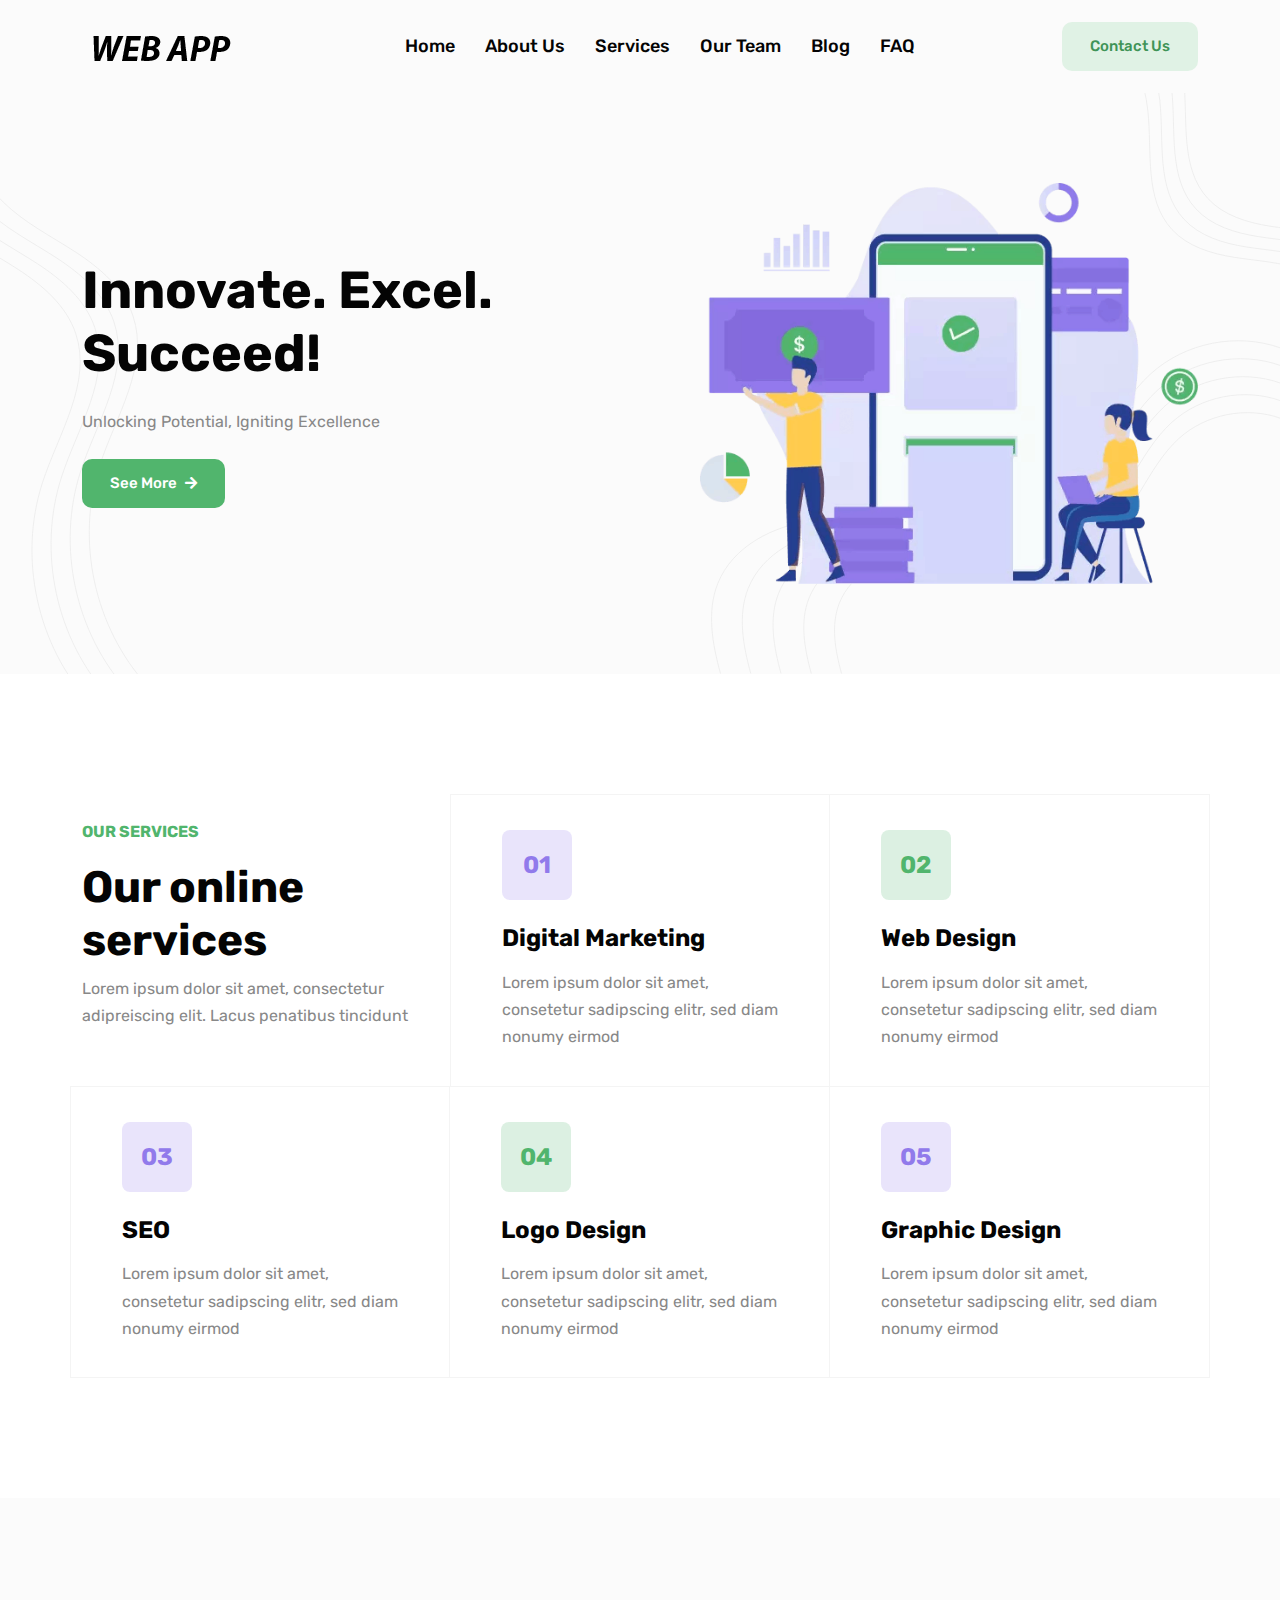
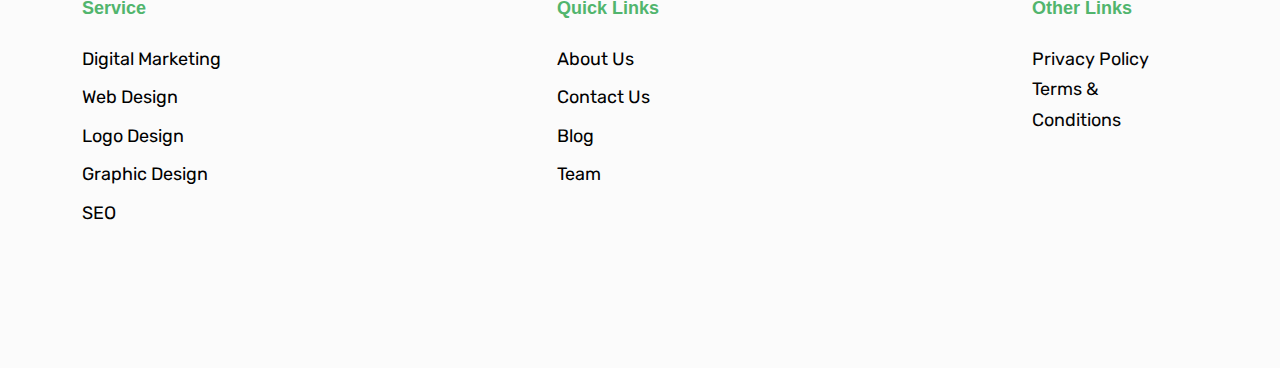
<file: pert3/template/index.html>
<!DOCTYPE html>

<html lang="en-us">

<head>
	<meta charset="utf-8">
	<title>Livewire and filament</title>
	<meta name="viewport" content="width=device-width, initial-scale=1, maximum-scale=5">
	<meta name="description" content="This is meta description">
	<meta name="author" content="Themefisher">
	<link rel="shortcut icon" href="images/favicon.png" type="image/x-icon">
	<link rel="icon" href="images/favicon.png" type="image/x-icon">

	<!-- # Google Fonts -->
	<link rel="preconnect" href="https://fonts.googleapis.com">
	<link rel="preconnect" href="https://fonts.gstatic.com" crossorigin>
	<link href="https://fonts.googleapis.com/css2?family=Rubik:wght@400;500;700&display=swap" rel="stylesheet">

	<!-- # CSS Plugins -->
	<link rel="stylesheet" href="plugins/slick/slick.css">
	<link rel="stylesheet" href="plugins/font-awesome/fontawesome.min.css">
	<link rel="stylesheet" href="plugins/font-awesome/brands.css">
	<link rel="stylesheet" href="plugins/font-awesome/solid.css">

	<!-- # Main Style Sheet -->
	<link rel="stylesheet" href="css/style.css">
</head>

<body>

<!-- navigation -->
<header class="navigation bg-tertiary">
	<nav class="navbar navbar-expand-xl navbar-light text-center py-3">
		<div class="container">
			<a class="navbar-brand" href="index.html">
				<img loading="prelaod" decoding="async" class="img-fluid" width="160" src="images/logo.png" alt="Wallet">
			</a>
			<button class="navbar-toggler" type="button" data-bs-toggle="collapse" data-bs-target="#navbarSupportedContent" aria-controls="navbarSupportedContent" aria-expanded="false" aria-label="Toggle navigation"> <span class="navbar-toggler-icon"></span>
			</button>
			<div class="collapse navbar-collapse" id="navbarSupportedContent">
				<ul class="navbar-nav m-auto mb-2 mb-lg-0">
					<li class="nav-item"> <a class="nav-link" href="index.html">Home</a></li>
					<li class="nav-item "> <a class="nav-link" href="about.html">About Us</a></li>
					<li class="nav-item "> <a class="nav-link" href="services.html">Services</a></li>
					<li class="nav-item "> <a class="nav-link" href="team.html">Our Team</a></li>
					<li class="nav-item "><a class="nav-link " href="blog.html">Blog</a></li>
					<li class="nav-item "><a class="nav-link " href="faq.html">FAQ</a></li>
				</ul>
				<a href="#!" class="btn btn-outline-primary">Contact Us</a>				
			</div>
		</div>
	</nav>
</header>
<!-- /navigation -->

<div class="modal applyLoanModal fade" id="applyLoan" tabindex="-1" aria-labelledby="applyLoanLabel" aria-hidden="true">
  <div class="modal-dialog modal-dialog-centered">
    <div class="modal-content">
      <div class="modal-header border-bottom-0">
        <h4 class="modal-title" id="exampleModalLabel">How much do you need?</h4>
        <button type="button" class="btn-close" data-bs-dismiss="modal" aria-label="Close"></button>
      </div>
      <div class="modal-body">
        <form action="#!" method="post">
          <div class="row">
            <div class="col-lg-6 mb-4 pb-2">
              <div class="form-group">
                <label for="loan_amount" class="form-label">Amount</label>
                <input type="number" class="form-control shadow-none" id="loan_amount" placeholder="ex: 25000">
              </div>
            </div>
            <div class="col-lg-6 mb-4 pb-2">
              <div class="form-group">
                <label for="loan_how_long_for" class="form-label">How long for?</label>
                <input type="number" class="form-control shadow-none" id="loan_how_long_for" placeholder="ex: 12">
              </div>
            </div>
            <div class="col-lg-12 mb-4 pb-2">
              <div class="form-group">
                <label for="loan_repayment" class="form-label">Repayment</label>
                <input type="number" class="form-control shadow-none" id="loan_repayment" disabled>
              </div>
            </div>
            <div class="col-lg-6 mb-4 pb-2">
              <div class="form-group">
                <label for="loan_full_name" class="form-label">Full Name</label>
                <input type="text" class="form-control shadow-none" id="loan_full_name">
              </div>
            </div>
            <div class="col-lg-6 mb-4 pb-2">
              <div class="form-group">
                <label for="loan_email_address" class="form-label">Email address</label>
                <input type="email" class="form-control shadow-none" id="loan_email_address">
              </div>
            </div>
            <div class="col-lg-12">
              <button type="submit" class="btn btn-primary w-100">Get Your Loan Now</button>
            </div>
          </div>
        </form>
      </div>
    </div>
  </div>
</div>

<section class="banner bg-tertiary position-relative overflow-hidden">
  <div class="container">
    <div class="row align-items-center justify-content-center">
      <div class="col-lg-6 mb-5 mb-lg-0">
        <div class="block text-center text-lg-start pe-0 pe-xl-5">
          <h1 class="text-capitalize mb-4">Innovate. Excel. Succeed!</h1>
          <p class="mb-4">Unlocking Potential, Igniting Excellence</p> <a type="button"
            class="btn btn-primary" href="#" data-bs-toggle="modal" data-bs-target="#applyLoan">See More<span style="font-size: 14px;" class="ms-2 fas fa-arrow-right"></span></a>
        </div>
      </div>
      <div class="col-lg-6">
        <div class="ps-lg-5 text-center">
          <img loading="lazy" decoding="async"
            src="images/about-us.png"
            alt="banner image" class="w-100">
        </div>
      </div>
    </div>
  </div>
  <div class="has-shapes">
    <svg class="shape shape-left text-light" viewBox="0 0 192 752" fill="none" xmlns="http://www.w3.org/2000/svg">
      <path
        d="M-30.883 0C-41.3436 36.4248 -22.7145 75.8085 4.29154 102.398C31.2976 128.987 65.8677 146.199 97.6457 166.87C129.424 187.542 160.139 213.902 172.162 249.847C193.542 313.799 149.886 378.897 129.069 443.036C97.5623 540.079 122.109 653.229 191 728.495"
        stroke="currentColor" stroke-miterlimit="10" />
      <path
        d="M-55.5959 7.52271C-66.0565 43.9475 -47.4274 83.3312 -20.4214 109.92C6.58466 136.51 41.1549 153.722 72.9328 174.393C104.711 195.064 135.426 221.425 147.449 257.37C168.829 321.322 125.174 386.42 104.356 450.559C72.8494 547.601 97.3965 660.752 166.287 736.018"
        stroke="currentColor" stroke-miterlimit="10" />
      <path
        d="M-80.3302 15.0449C-90.7909 51.4697 -72.1617 90.8535 -45.1557 117.443C-18.1497 144.032 16.4205 161.244 48.1984 181.915C79.9763 202.587 110.691 228.947 122.715 264.892C144.095 328.844 100.439 393.942 79.622 458.081C48.115 555.123 72.6622 668.274 141.552 743.54"
        stroke="currentColor" stroke-miterlimit="10" />
      <path
        d="M-105.045 22.5676C-115.506 58.9924 -96.8766 98.3762 -69.8706 124.965C-42.8646 151.555 -8.29436 168.767 23.4835 189.438C55.2615 210.109 85.9766 236.469 98.0001 272.415C119.38 336.367 75.7243 401.464 54.9072 465.604C23.4002 562.646 47.9473 675.796 116.838 751.063"
        stroke="currentColor" stroke-miterlimit="10" />
    </svg>
    <svg class="shape shape-right text-light" viewBox="0 0 731 746" fill="none" xmlns="http://www.w3.org/2000/svg">
      <path
        d="M12.1794 745.14C1.80036 707.275 -5.75764 666.015 8.73984 629.537C27.748 581.745 80.4729 554.968 131.538 548.843C182.604 542.703 234.032 552.841 285.323 556.748C336.615 560.64 391.543 557.276 433.828 527.964C492.452 487.323 511.701 408.123 564.607 360.255C608.718 320.353 675.307 307.183 731.29 327.323"
        stroke="currentColor" stroke-miterlimit="10" />
      <path
        d="M51.0253 745.14C41.2045 709.326 34.0538 670.284 47.7668 635.783C65.7491 590.571 115.623 565.242 163.928 559.449C212.248 553.641 260.884 563.235 309.4 566.931C357.916 570.627 409.887 567.429 449.879 539.701C505.35 501.247 523.543 426.331 573.598 381.059C615.326 343.314 678.324 330.853 731.275 349.906"
        stroke="currentColor" stroke-miterlimit="10" />
      <path
        d="M89.8715 745.14C80.6239 711.363 73.8654 674.568 86.8091 642.028C103.766 599.396 150.788 575.515 196.347 570.054C241.906 564.578 287.767 573.629 333.523 577.099C379.278 580.584 428.277 577.567 465.976 551.423C518.279 515.172 535.431 444.525 582.62 401.832C621.964 366.229 681.356 354.493 731.291 372.46"
        stroke="currentColor" stroke-miterlimit="10" />
      <path
        d="M128.718 745.14C120.029 713.414 113.678 678.838 125.837 648.274C141.768 608.221 185.939 585.788 228.737 580.659C271.536 575.515 314.621 584.008 357.6 587.282C400.58 590.556 446.607 587.719 482.028 563.16C531.163 529.111 547.275 462.733 591.612 422.635C628.572 389.19 684.375 378.162 731.276 395.043"
        stroke="currentColor" stroke-miterlimit="10" />
      <path
        d="M167.564 745.14C159.432 715.451 153.504 683.107 164.863 654.519C179.753 617.046 221.088 596.062 261.126 591.265C301.164 586.452 341.473 594.402 381.677 597.465C421.88 600.527 464.95 597.872 498.094 574.896C544.061 543.035 559.146 480.942 600.617 443.423C635.194 412.135 687.406 401.817 731.276 417.612"
        stroke="currentColor" stroke-miterlimit="10" />
      <path
        d="M817.266 289.466C813.108 259.989 787.151 237.697 759.261 227.271C731.372 216.846 701.077 215.553 671.666 210.904C642.254 206.24 611.795 197.156 591.664 175.224C555.853 136.189 566.345 75.5336 560.763 22.8649C552.302 -56.8256 498.487 -130.133 425 -162.081"
        stroke="currentColor" stroke-miterlimit="10" />
      <path
        d="M832.584 276.159C828.427 246.683 802.469 224.391 774.58 213.965C746.69 203.539 716.395 202.246 686.984 197.598C657.573 192.934 627.114 183.85 606.982 161.918C571.172 122.883 581.663 62.2275 576.082 9.55873C567.62 -70.1318 513.806 -143.439 440.318 -175.387"
        stroke="currentColor" stroke-miterlimit="10" />
      <path
        d="M847.904 262.853C843.747 233.376 817.789 211.084 789.9 200.659C762.011 190.233 731.716 188.94 702.304 184.292C672.893 179.627 642.434 170.544 622.303 148.612C586.492 109.577 596.983 48.9211 591.402 -3.74766C582.94 -83.4382 529.126 -156.746 455.638 -188.694"
        stroke="currentColor" stroke-miterlimit="10" />
      <path
        d="M863.24 249.547C859.083 220.07 833.125 197.778 805.236 187.353C777.347 176.927 747.051 175.634 717.64 170.986C688.229 166.321 657.77 157.237 637.639 135.306C601.828 96.2707 612.319 35.6149 606.738 -17.0538C598.276 -96.7443 544.462 -170.052 470.974 -202"
        stroke="currentColor" stroke-miterlimit="10" />
    </svg>
  </div>
</section>

<section class="section">
  <div class="container">
    <div class="row">
      <div class="col-lg-4 col-md-6">
        <div class="section-title pt-4">
          <p class="text-primary text-uppercase fw-bold mb-3">Our Services</p>
          <h1>Our online services</h1>
          <p>Lorem ipsum dolor sit amet, consectetur adipreiscing elit. Lacus penatibus tincidunt</p>
        </div>
      </div>
      <div class="col-lg-4 col-md-6 service-item">
        <a class="text-black" href="service-details.html">
          <div class="block"> <span class="colored-box text-center h3 mb-4">01</span>
            <h3 class="mb-3 service-title">Digital Marketing</h3>
            <p class="mb-0 service-description">Lorem ipsum dolor sit amet, consetetur sadipscing elitr, sed diam nonumy
              eirmod</p>
          </div>
        </a>
      </div>
      <div class="col-lg-4 col-md-6 service-item">
        <a class="text-black" href="service-details.html">
          <div class="block"> <span class="colored-box text-center h3 mb-4">02</span>
            <h3 class="mb-3 service-title">Web Design</h3>
            <p class="mb-0 service-description">Lorem ipsum dolor sit amet, consetetur sadipscing elitr, sed diam nonumy
              eirmod</p>
          </div>
        </a>
      </div>
      <div class="col-lg-4 col-md-6 service-item">
        <a class="text-black" href="service-details.html">
          <div class="block"> <span class="colored-box text-center h3 mb-4">03</span>
            <h3 class="mb-3 service-title">SEO</h3>
            <p class="mb-0 service-description">Lorem ipsum dolor sit amet, consetetur sadipscing elitr, sed diam nonumy
              eirmod</p>
          </div>
        </a>
      </div>
      <div class="col-lg-4 col-md-6 service-item">
        <a class="text-black" href="service-details.html">
          <div class="block"> <span class="colored-box text-center h3 mb-4">04</span>
            <h3 class="mb-3 service-title">Logo Design</h3>
            <p class="mb-0 service-description">Lorem ipsum dolor sit amet, consetetur sadipscing elitr, sed diam nonumy
              eirmod</p>
          </div>
        </a>
      </div>
      <div class="col-lg-4 col-md-6 service-item">
        <a class="text-black" href="service-details.html">
          <div class="block"> <span class="colored-box text-center h3 mb-4">05</span>
            <h3 class="mb-3 service-title">Graphic Design</h3>
            <p class="mb-0 service-description">Lorem ipsum dolor sit amet, consetetur sadipscing elitr, sed diam nonumy
              eirmod</p>
          </div>
        </a>
      </div>
    </div>
  </div>
</section>




<footer class="section-sm bg-tertiary">
	<div class="container">
		<div class="row justify-content-between">
			<div class="col-lg-2 col-md-4 col-6 mb-4">
				<div class="footer-widget">
					<h5 class="mb-4 text-primary font-secondary">Service</h5>
					<ul class="list-unstyled">
						<li class="mb-2"><a href="service-details.html">Digital Marketing</a>
						</li>
						<li class="mb-2"><a href="service-details.html">Web Design</a>
						</li>
						<li class="mb-2"><a href="service-details.html">Logo Design</a>
						</li>
						<li class="mb-2"><a href="service-details.html">Graphic Design</a>
						</li>
						<li class="mb-2"><a href="service-details.html">SEO</a>
						</li>
					</ul>
				</div>
			</div>
			<div class="col-lg-2 col-md-4 col-6 mb-4">
				<div class="footer-widget">
					<h5 class="mb-4 text-primary font-secondary">Quick Links</h5>
					<ul class="list-unstyled">
						<li class="mb-2"><a href="#!">About Us</a>
						</li>
						<li class="mb-2"><a href="#!">Contact Us</a>
						</li>
						<li class="mb-2"><a href="#!">Blog</a>
						</li>
						<li class="mb-2"><a href="#!">Team</a>
						</li>
					</ul>
				</div>
			</div>
			<div class="col-lg-2 col-md-4 col-6 mb-4">
				<div class="footer-widget">
					<h5 class="mb-4 text-primary font-secondary">Other Links</h5>
					<ul class="list-unstyled">
						<li class="list-inline-item me-4"><a class="text-black" href="privacy-policy.html">Privacy Policy</a>
                        </li>
						<li class="list-inline-item me-4"><a class="text-black" href="terms.html">Terms &amp; Conditions</a>
                        </li>
					</ul>
				</div>
			</div>			
		</div>
		
	</div>
</footer>

<!-- # JS Plugins -->
<script src="plugins/jquery/jquery.min.js"></script>
<script src="plugins/bootstrap/bootstrap.min.js"></script>

<!-- Main Script -->
<script src="js/script.js"></script>

</body>
</html>
</file>
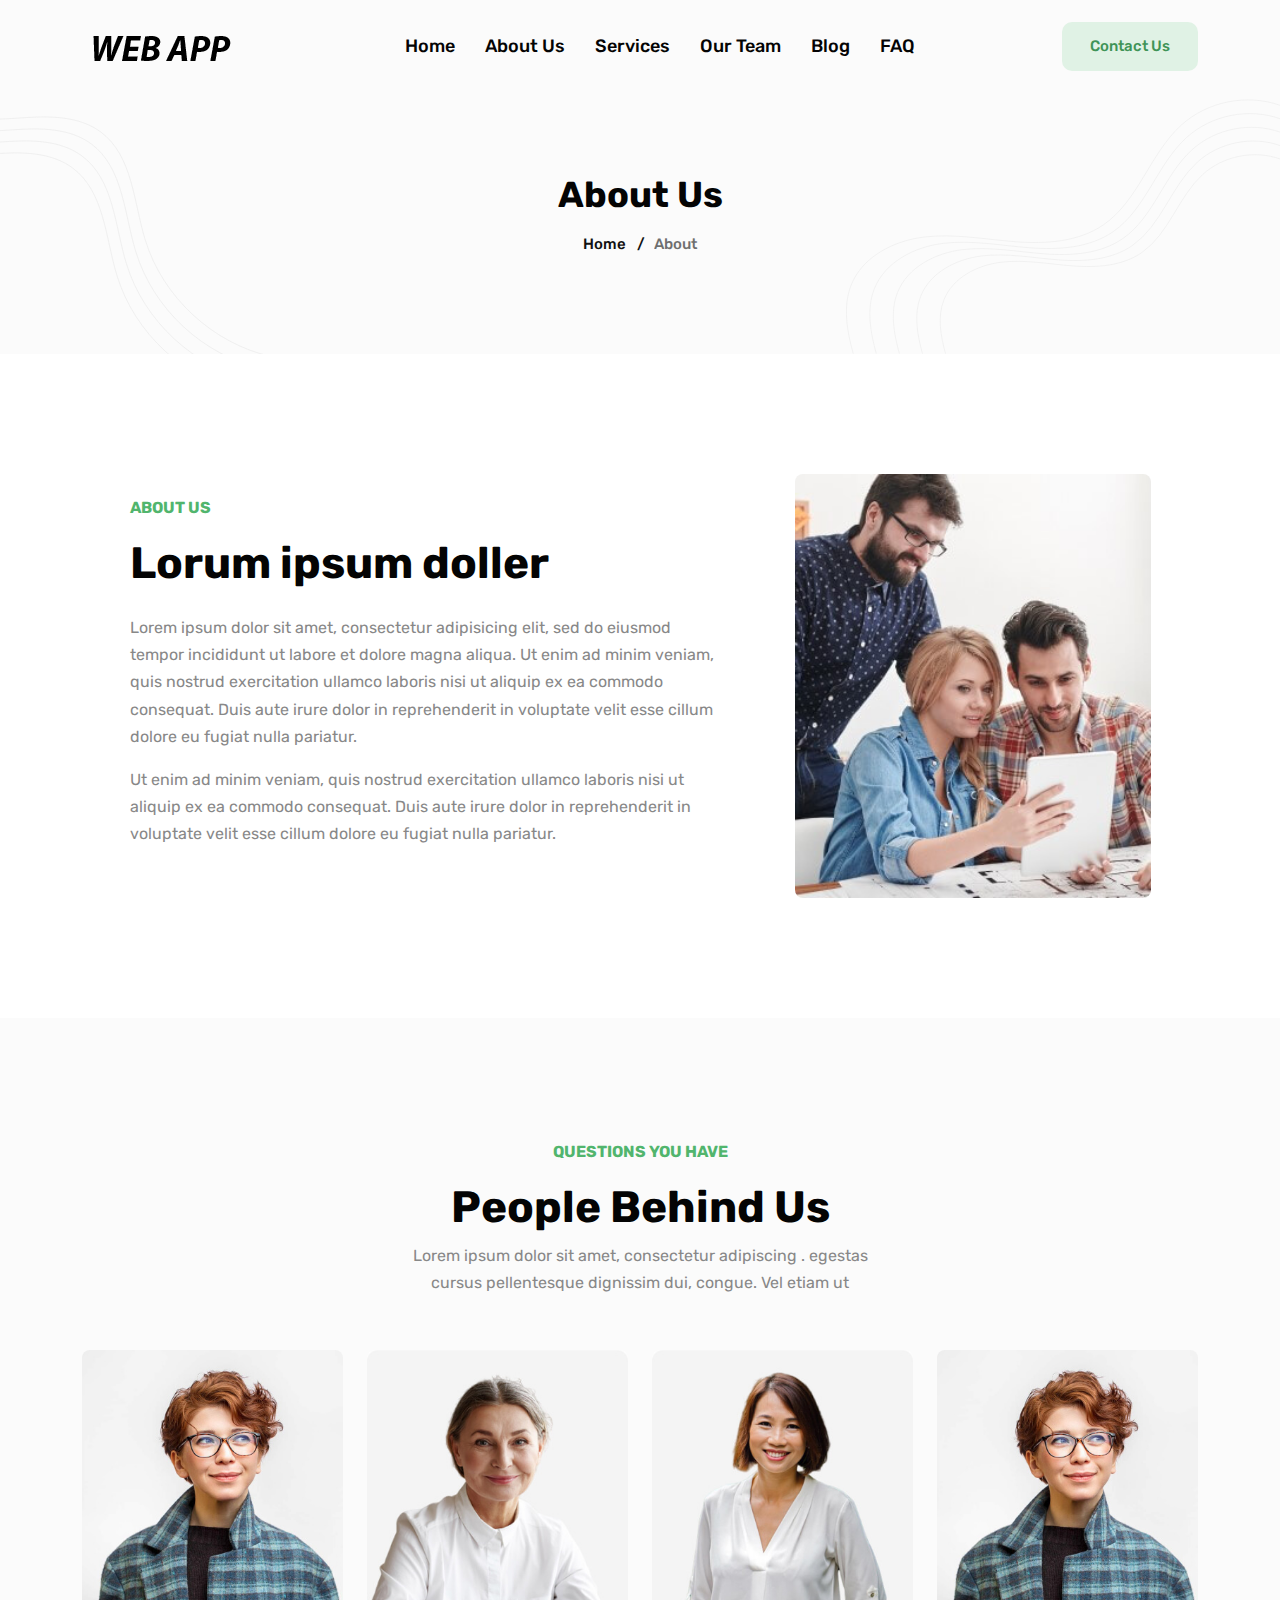
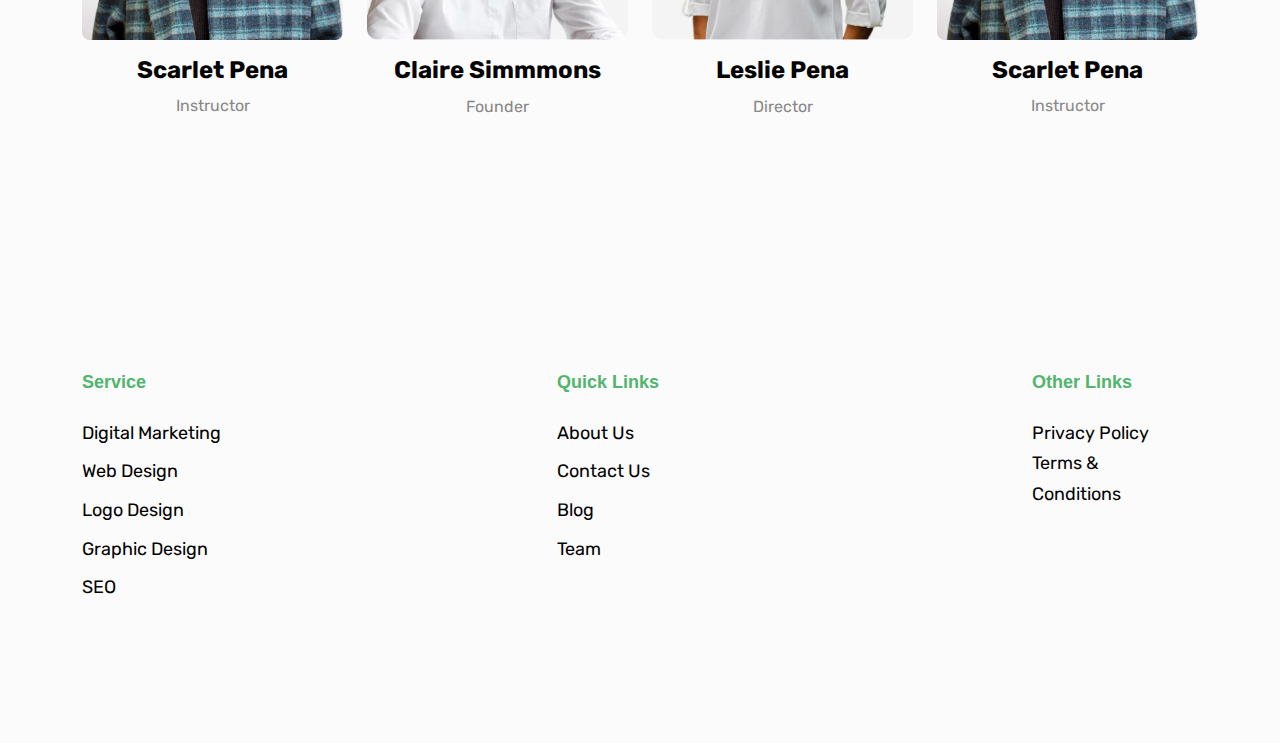
<file: pert3/template/about.html>
<!DOCTYPE html>

<html lang="en-us">

<head>
	<meta charset="utf-8">
	<title>Livewire and filament</title>
	<meta name="viewport" content="width=device-width, initial-scale=1, maximum-scale=5">
	<meta name="description" content="This is meta description">
	<meta name="author" content="Themefisher">
	<link rel="shortcut icon" href="images/favicon.png" type="image/x-icon">
	<link rel="icon" href="images/favicon.png" type="image/x-icon">

	<!-- # Google Fonts -->
	<link rel="preconnect" href="https://fonts.googleapis.com">
	<link rel="preconnect" href="https://fonts.gstatic.com" crossorigin>
	<link href="https://fonts.googleapis.com/css2?family=Rubik:wght@400;500;700&display=swap" rel="stylesheet">

	<!-- # CSS Plugins -->
	<link rel="stylesheet" href="plugins/slick/slick.css">
	<link rel="stylesheet" href="plugins/font-awesome/fontawesome.min.css">
	<link rel="stylesheet" href="plugins/font-awesome/brands.css">
	<link rel="stylesheet" href="plugins/font-awesome/solid.css">

	<!-- # Main Style Sheet -->
	<link rel="stylesheet" href="css/style.css">
</head>

<body>

<!-- navigation -->
<header class="navigation bg-tertiary">
	<nav class="navbar navbar-expand-xl navbar-light text-center py-3">
		<div class="container">
			<a class="navbar-brand" href="index.html">
				<img loading="prelaod" decoding="async" class="img-fluid" width="160" src="images/logo.png" alt="Wallet">
			</a>
			<button class="navbar-toggler" type="button" data-bs-toggle="collapse" data-bs-target="#navbarSupportedContent" aria-controls="navbarSupportedContent" aria-expanded="false" aria-label="Toggle navigation"> <span class="navbar-toggler-icon"></span>
			</button>
			<div class="collapse navbar-collapse" id="navbarSupportedContent">
				<ul class="navbar-nav m-auto mb-2 mb-lg-0">
					<li class="nav-item"> <a class="nav-link" href="index.html">Home</a></li>
					<li class="nav-item "> <a class="nav-link" href="about.html">About Us</a></li>
					<li class="nav-item "> <a class="nav-link" href="services.html">Services</a></li>
					<li class="nav-item "> <a class="nav-link" href="team.html">Our Team</a></li>
					<li class="nav-item "><a class="nav-link " href="blog.html">Blog</a></li>
					<li class="nav-item "><a class="nav-link " href="faq.html">FAQ</a></li>
				</ul>
				<a href="#!" class="btn btn-outline-primary">Contact Us</a>				
			</div>
		</div>
	</nav>
</header>
<!-- /navigation -->



<section class="page-header bg-tertiary">
	<div class="container">
		<div class="row">
			<div class="col-8 mx-auto text-center">
				<h2 class="mb-3 text-capitalize">About Us</h2>
				<ul class="list-inline breadcrumbs text-capitalize" style="font-weight:500">
					<li class="list-inline-item"><a href="index.html">Home</a>
					</li>
					<li class="list-inline-item">/ &nbsp; <a href="about.html">About</a>
					</li>
				</ul>
			</div>
		</div>
	</div>
	<div class="has-shapes">
		<svg class="shape shape-left text-light" viewBox="0 0 192 752" fill="none" xmlns="http://www.w3.org/2000/svg">
			<path d="M-30.883 0C-41.3436 36.4248 -22.7145 75.8085 4.29154 102.398C31.2976 128.987 65.8677 146.199 97.6457 166.87C129.424 187.542 160.139 213.902 172.162 249.847C193.542 313.799 149.886 378.897 129.069 443.036C97.5623 540.079 122.109 653.229 191 728.495" stroke="currentColor" stroke-miterlimit="10" />
			<path d="M-55.5959 7.52271C-66.0565 43.9475 -47.4274 83.3312 -20.4214 109.92C6.58466 136.51 41.1549 153.722 72.9328 174.393C104.711 195.064 135.426 221.425 147.449 257.37C168.829 321.322 125.174 386.42 104.356 450.559C72.8494 547.601 97.3965 660.752 166.287 736.018" stroke="currentColor" stroke-miterlimit="10" />
			<path d="M-80.3302 15.0449C-90.7909 51.4697 -72.1617 90.8535 -45.1557 117.443C-18.1497 144.032 16.4205 161.244 48.1984 181.915C79.9763 202.587 110.691 228.947 122.715 264.892C144.095 328.844 100.439 393.942 79.622 458.081C48.115 555.123 72.6622 668.274 141.552 743.54" stroke="currentColor" stroke-miterlimit="10" />
			<path d="M-105.045 22.5676C-115.506 58.9924 -96.8766 98.3762 -69.8706 124.965C-42.8646 151.555 -8.29436 168.767 23.4835 189.438C55.2615 210.109 85.9766 236.469 98.0001 272.415C119.38 336.367 75.7243 401.464 54.9072 465.604C23.4002 562.646 47.9473 675.796 116.838 751.063" stroke="currentColor" stroke-miterlimit="10" />
		</svg>
		<svg class="shape shape-right text-light" viewBox="0 0 731 746" fill="none" xmlns="http://www.w3.org/2000/svg">
			<path d="M12.1794 745.14C1.80036 707.275 -5.75764 666.015 8.73984 629.537C27.748 581.745 80.4729 554.968 131.538 548.843C182.604 542.703 234.032 552.841 285.323 556.748C336.615 560.64 391.543 557.276 433.828 527.964C492.452 487.323 511.701 408.123 564.607 360.255C608.718 320.353 675.307 307.183 731.29 327.323" stroke="currentColor" stroke-miterlimit="10" />
			<path d="M51.0253 745.14C41.2045 709.326 34.0538 670.284 47.7668 635.783C65.7491 590.571 115.623 565.242 163.928 559.449C212.248 553.641 260.884 563.235 309.4 566.931C357.916 570.627 409.887 567.429 449.879 539.701C505.35 501.247 523.543 426.331 573.598 381.059C615.326 343.314 678.324 330.853 731.275 349.906" stroke="currentColor" stroke-miterlimit="10" />
			<path d="M89.8715 745.14C80.6239 711.363 73.8654 674.568 86.8091 642.028C103.766 599.396 150.788 575.515 196.347 570.054C241.906 564.578 287.767 573.629 333.523 577.099C379.278 580.584 428.277 577.567 465.976 551.423C518.279 515.172 535.431 444.525 582.62 401.832C621.964 366.229 681.356 354.493 731.291 372.46" stroke="currentColor" stroke-miterlimit="10" />
			<path d="M128.718 745.14C120.029 713.414 113.678 678.838 125.837 648.274C141.768 608.221 185.939 585.788 228.737 580.659C271.536 575.515 314.621 584.008 357.6 587.282C400.58 590.556 446.607 587.719 482.028 563.16C531.163 529.111 547.275 462.733 591.612 422.635C628.572 389.19 684.375 378.162 731.276 395.043" stroke="currentColor" stroke-miterlimit="10" />
			<path d="M167.564 745.14C159.432 715.451 153.504 683.107 164.863 654.519C179.753 617.046 221.088 596.062 261.126 591.265C301.164 586.452 341.473 594.402 381.677 597.465C421.88 600.527 464.95 597.872 498.094 574.896C544.061 543.035 559.146 480.942 600.617 443.423C635.194 412.135 687.406 401.817 731.276 417.612" stroke="currentColor" stroke-miterlimit="10" />
			<path d="M817.266 289.466C813.108 259.989 787.151 237.697 759.261 227.271C731.372 216.846 701.077 215.553 671.666 210.904C642.254 206.24 611.795 197.156 591.664 175.224C555.853 136.189 566.345 75.5336 560.763 22.8649C552.302 -56.8256 498.487 -130.133 425 -162.081" stroke="currentColor" stroke-miterlimit="10" />
			<path d="M832.584 276.159C828.427 246.683 802.469 224.391 774.58 213.965C746.69 203.539 716.395 202.246 686.984 197.598C657.573 192.934 627.114 183.85 606.982 161.918C571.172 122.883 581.663 62.2275 576.082 9.55873C567.62 -70.1318 513.806 -143.439 440.318 -175.387" stroke="currentColor" stroke-miterlimit="10" />
			<path d="M847.904 262.853C843.747 233.376 817.789 211.084 789.9 200.659C762.011 190.233 731.716 188.94 702.304 184.292C672.893 179.627 642.434 170.544 622.303 148.612C586.492 109.577 596.983 48.9211 591.402 -3.74766C582.94 -83.4382 529.126 -156.746 455.638 -188.694" stroke="currentColor" stroke-miterlimit="10" />
			<path d="M863.24 249.547C859.083 220.07 833.125 197.778 805.236 187.353C777.347 176.927 747.051 175.634 717.64 170.986C688.229 166.321 657.77 157.237 637.639 135.306C601.828 96.2707 612.319 35.6149 606.738 -17.0538C598.276 -96.7443 544.462 -170.052 470.974 -202" stroke="currentColor" stroke-miterlimit="10" />
		</svg>
	</div>
</section>

<section class="section">
	<div class="container">
		<div class="row justify-content-center align-items-center">
			<div class="col-lg-7">
				<div class="section-title">
					<p class="text-primary text-uppercase fw-bold mb-3">About Us</p>
					<h2 class="h1 mb-4">Lorum ipsum doller</h2>
					<div class="content pe-0 pe-lg-5">
						<p>Lorem ipsum dolor sit amet, consectetur adipisicing elit, sed do eiusmod tempor incididunt ut labore et dolore magna aliqua. Ut enim ad minim veniam, quis nostrud exercitation ullamco laboris nisi ut aliquip ex ea commodo consequat. Duis aute irure dolor in reprehenderit in voluptate velit esse cillum dolore eu fugiat nulla pariatur.</p>
						<p>Ut enim ad minim veniam, quis nostrud exercitation ullamco laboris nisi ut aliquip ex ea commodo consequat. Duis aute irure dolor in reprehenderit in voluptate velit esse cillum dolore eu fugiat nulla pariatur.</p>
					</div>
				</div>
			</div>
			<div class="col-lg-4 mt-5 mt-lg-0">
				<img loading="lazy" decoding="async" src="images/about/about-11.jpg" alt="Business Loans &lt;br&gt; For Daily Expenses" class="rounded w-100">
			</div>
		</div>
	</div>
</section>





<section class="section teams bg-tertiary">
	<div class="container">
		<div class="row justify-content-center">
			<div class="col-12">
				<div class="section-title text-center">
					<p class="text-primary text-uppercase fw-bold mb-3">Questions You Have</p>
					<h1>People Behind Us</h1>
					<p class="mb-0">Lorem ipsum dolor sit amet, consectetur adipiscing . egestas
						<br>cursus pellentesque dignissim dui, congue. Vel etiam ut</p>
				</div>
			</div>
		</div>
		<div class="row position-relative">
			<div class="col-xl-3 col-lg-4 col-md-6 mt-4">
				<div class="card bg-transparent border-0 text-center">
					<div class="card-img">
						<img loading="lazy" decoding="async" src="images/about/team-1.jpg" alt="Scarlet Pena" class="rounded w-100" width="300" height="332">
						<ul class="card-social list-inline">
							<li class="list-inline-item"><a class="facebook" href="#"><i class="fab fa-facebook"></i></a>
							</li>
							<li class="list-inline-item"><a class="twitter" href="#"><i class="fab fa-twitter"></i></a>
							</li>
							<li class="list-inline-item"><a class="instagram" href="#"><i class="fab fa-instagram"></i></a>
							</li>
						</ul>
					</div>
					<div class="card-body">
						<h3>Scarlet Pena</h3>
						<p>Instructor</p>
					</div>
				</div>
			</div>
			<div class="col-xl-3 col-lg-4 col-md-6 mt-4">
				<div class="card bg-transparent border-0 text-center">
					<div class="card-img">
						<img loading="lazy" decoding="async" src="images/about/team-2.jpg" alt="Claire Simmmons" class="rounded w-100" width="300" height="333">
						<ul class="card-social list-inline">
							<li class="list-inline-item"><a class="facebook" href="#"><i class="fab fa-facebook"></i></a>
							</li>
							<li class="list-inline-item"><a class="twitter" href="#"><i class="fab fa-twitter"></i></a>
							</li>
							<li class="list-inline-item"><a class="instagram" href="#"><i class="fab fa-instagram"></i></a>
							</li>
						</ul>
					</div>
					<div class="card-body">
						<h3>Claire Simmmons</h3>
						<p>Founder</p>
					</div>
				</div>
			</div>
			<div class="col-xl-3 col-lg-4 col-md-6 mt-4">
				<div class="card bg-transparent border-0 text-center">
					<div class="card-img">
						<img loading="lazy" decoding="async" src="images/about/team-3.jpg" alt="Leslie Pena" class="rounded w-100" width="300" height="333">
						<ul class="card-social list-inline">
							<li class="list-inline-item"><a class="facebook" href="#"><i class="fab fa-facebook"></i></a>
							</li>
							<li class="list-inline-item"><a class="twitter" href="#"><i class="fab fa-twitter"></i></a>
							</li>
							<li class="list-inline-item"><a class="instagram" href="#"><i class="fab fa-instagram"></i></a>
							</li>
						</ul>
					</div>
					<div class="card-body">
						<h3>Leslie Pena</h3>
						<p>Director</p>
					</div>
				</div>
			</div>
			<div class="col-xl-3 col-lg-4 col-md-6 mt-4">
				<div class="card bg-transparent border-0 text-center">
					<div class="card-img">
						<img loading="lazy" decoding="async" src="images/about/team-1.jpg" alt="Scarlet Pena" class="rounded w-100" width="300" height="332">
						<ul class="card-social list-inline">
							<li class="list-inline-item"><a class="facebook" href="#"><i class="fab fa-facebook"></i></a>
							</li>
							<li class="list-inline-item"><a class="twitter" href="#"><i class="fab fa-twitter"></i></a>
							</li>
							<li class="list-inline-item"><a class="instagram" href="#"><i class="fab fa-instagram"></i></a>
							</li>
						</ul>
					</div>
					<div class="card-body">
						<h3>Scarlet Pena</h3>
						<p>Instructor</p>
					</div>
				</div>
			</div>
		</div>
	</div>
</section>


<footer class="section-sm bg-tertiary">
	<div class="container">
		<div class="row justify-content-between">
			<div class="col-lg-2 col-md-4 col-6 mb-4">
				<div class="footer-widget">
					<h5 class="mb-4 text-primary font-secondary">Service</h5>
					<ul class="list-unstyled">
						<li class="mb-2"><a href="service-details.html">Digital Marketing</a>
						</li>
						<li class="mb-2"><a href="service-details.html">Web Design</a>
						</li>
						<li class="mb-2"><a href="service-details.html">Logo Design</a>
						</li>
						<li class="mb-2"><a href="service-details.html">Graphic Design</a>
						</li>
						<li class="mb-2"><a href="service-details.html">SEO</a>
						</li>
					</ul>
				</div>
			</div>
			<div class="col-lg-2 col-md-4 col-6 mb-4">
				<div class="footer-widget">
					<h5 class="mb-4 text-primary font-secondary">Quick Links</h5>
					<ul class="list-unstyled">
						<li class="mb-2"><a href="#!">About Us</a>
						</li>
						<li class="mb-2"><a href="#!">Contact Us</a>
						</li>
						<li class="mb-2"><a href="#!">Blog</a>
						</li>
						<li class="mb-2"><a href="#!">Team</a>
						</li>
					</ul>
				</div>
			</div>
			<div class="col-lg-2 col-md-4 col-6 mb-4">
				<div class="footer-widget">
					<h5 class="mb-4 text-primary font-secondary">Other Links</h5>
					<ul class="list-unstyled">
						<li class="list-inline-item me-4"><a class="text-black" href="privacy-policy.html">Privacy Policy</a>
                        </li>
						<li class="list-inline-item me-4"><a class="text-black" href="terms.html">Terms &amp; Conditions</a>
                        </li>
					</ul>
				</div>
			</div>			
		</div>
		
	</div>
</footer>

<!-- # JS Plugins -->
<script src="plugins/jquery/jquery.min.js"></script>
<script src="plugins/bootstrap/bootstrap.min.js"></script>

<!-- Main Script -->
<script src="js/script.js"></script>

</body>
</html>
</file>
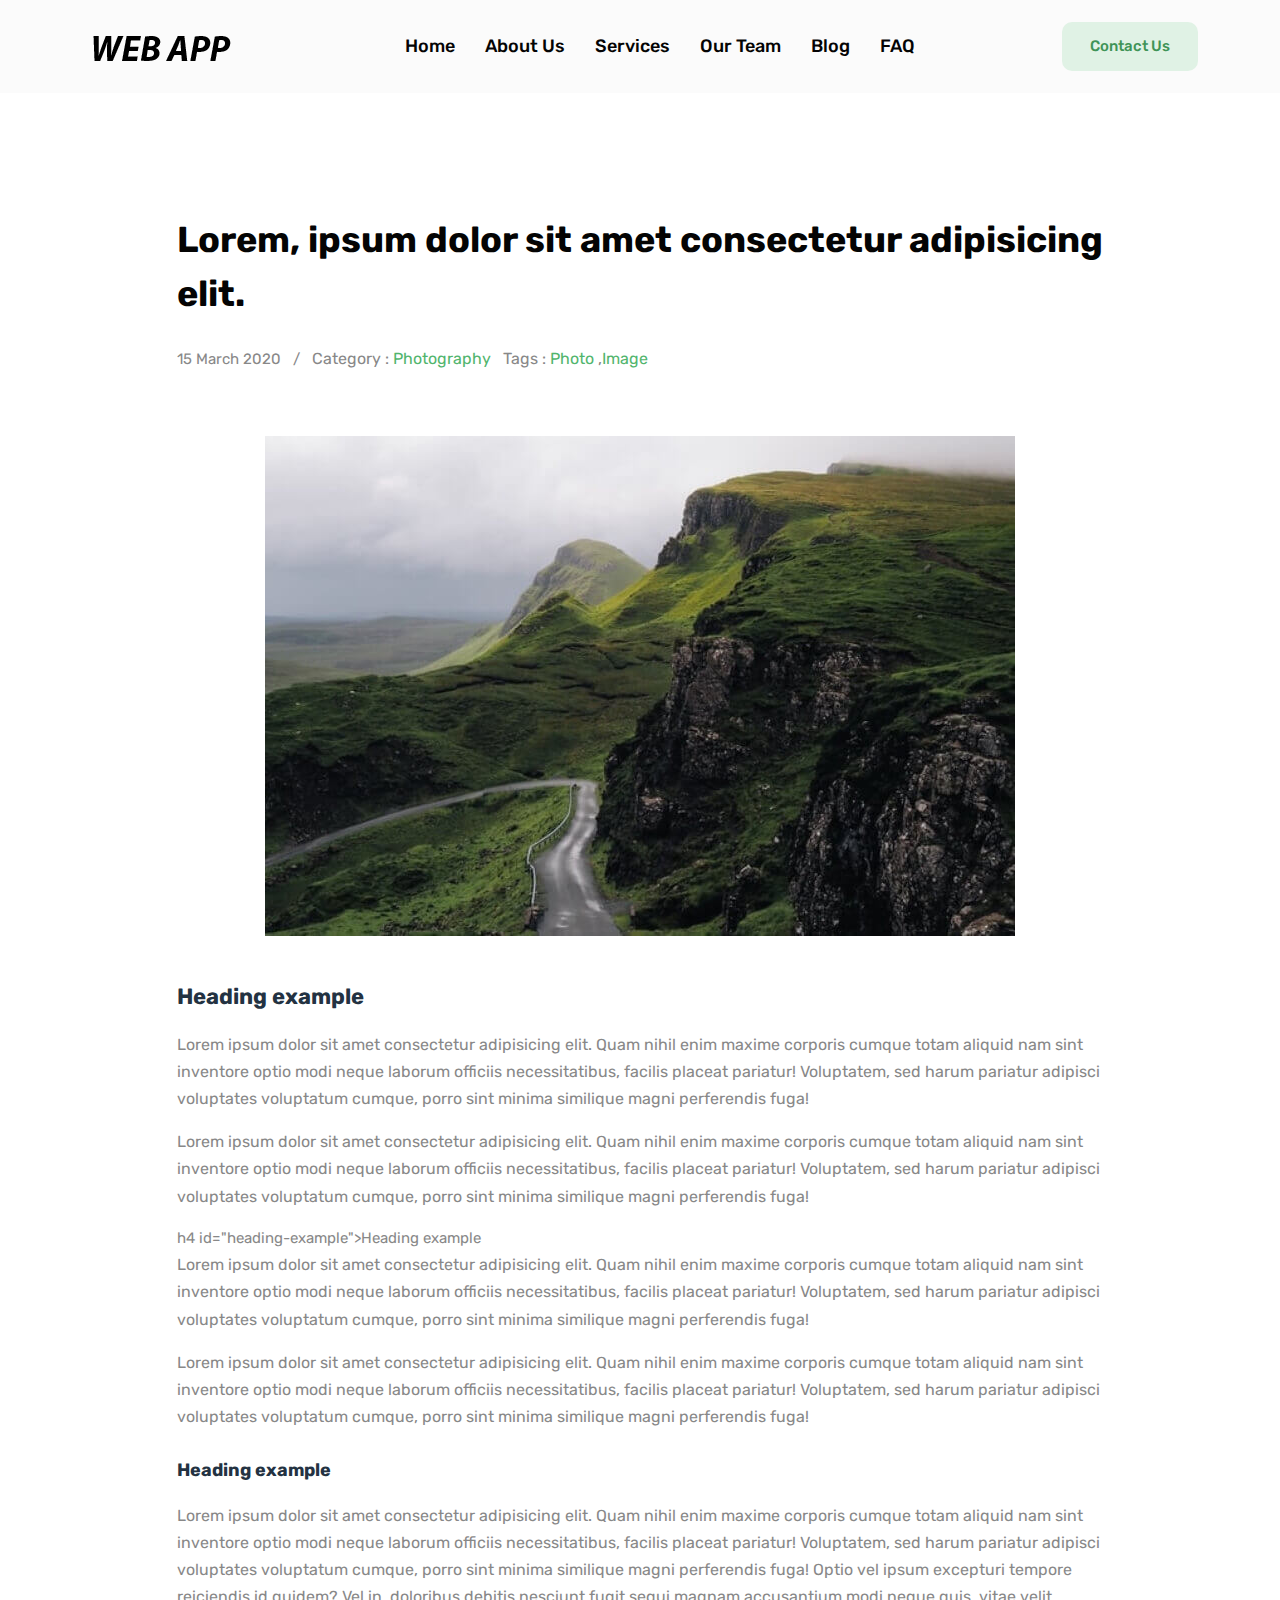
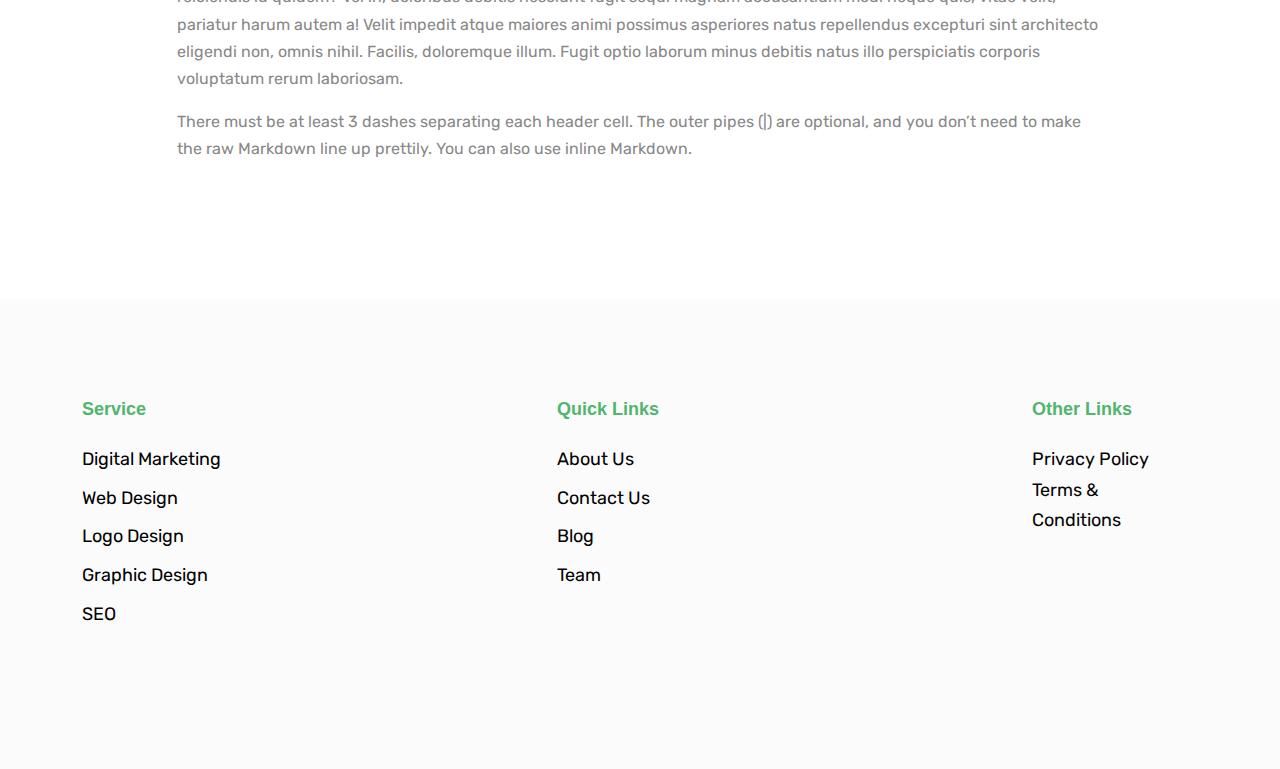
<file: pert3/template/blog-details.html>
<!DOCTYPE html>

<html lang="en-us">

<head>
	<meta charset="utf-8">
	<title>Livewire and filament</title>
	<meta name="viewport" content="width=device-width, initial-scale=1, maximum-scale=5">
	<meta name="description" content="This is meta description">
	<meta name="author" content="Themefisher">
	<link rel="shortcut icon" href="images/favicon.png" type="image/x-icon">
	<link rel="icon" href="images/favicon.png" type="image/x-icon">

	<!-- # Google Fonts -->
	<link rel="preconnect" href="https://fonts.googleapis.com">
	<link rel="preconnect" href="https://fonts.gstatic.com" crossorigin>
	<link href="https://fonts.googleapis.com/css2?family=Rubik:wght@400;500;700&display=swap" rel="stylesheet">

	<!-- # CSS Plugins -->
	<link rel="stylesheet" href="plugins/slick/slick.css">
	<link rel="stylesheet" href="plugins/font-awesome/fontawesome.min.css">
	<link rel="stylesheet" href="plugins/font-awesome/brands.css">
	<link rel="stylesheet" href="plugins/font-awesome/solid.css">

	<!-- # Main Style Sheet -->
	<link rel="stylesheet" href="css/style.css">
</head>

<body>

<!-- navigation -->
<header class="navigation bg-tertiary">
	<nav class="navbar navbar-expand-xl navbar-light text-center py-3">
		<div class="container">
			<a class="navbar-brand" href="index.html">
				<img loading="prelaod" decoding="async" class="img-fluid" width="160" src="images/logo.png" alt="Wallet">
			</a>
			<button class="navbar-toggler" type="button" data-bs-toggle="collapse" data-bs-target="#navbarSupportedContent" aria-controls="navbarSupportedContent" aria-expanded="false" aria-label="Toggle navigation"> <span class="navbar-toggler-icon"></span>
			</button>
			<div class="collapse navbar-collapse" id="navbarSupportedContent">
				<ul class="navbar-nav m-auto mb-2 mb-lg-0">
					<li class="nav-item"> <a class="nav-link" href="index.html">Home</a></li>
					<li class="nav-item "> <a class="nav-link" href="about.html">About Us</a></li>
					<li class="nav-item "> <a class="nav-link" href="services.html">Services</a></li>
					<li class="nav-item "> <a class="nav-link" href="team.html">Our Team</a></li>
					<li class="nav-item "><a class="nav-link " href="blog.html">Blog</a></li>
					<li class="nav-item "><a class="nav-link " href="faq.html">FAQ</a></li>
				</ul>
				<a href="#!" class="btn btn-outline-primary">Contact Us</a>				
			</div>
		</div>
	</nav>
</header>
<!-- /navigation -->

<div class="section">
  <div class="container">
    <div class="row justify-content-center">
      <div class="col-lg-10">
        <div class="mb-5">
          <h2 class="mb-4" style="line-height:1.5">Lorem, ipsum dolor sit amet consectetur adipisicing elit.</h2>
          <span>15 March 2020 <span class="mx-2">/</span> </span>
          <p class="list-inline-item">Category : <a href="#!" class="ml-1">Photography </a>
          </p>
          <p class="list-inline-item">Tags : <a href="#!" class="ml-1">Photo </a> ,<a href="#!"
              class="ml-1">Image </a>
          </p>
        </div>
        <div class="mb-5 text-center">
          <div class="post-slider rounded overflow-hidden">
            <img loading="lazy" decoding="async" src="images/blog/post-4.jpg" alt="Post Thumbnail">
            
          </div>
        </div>
        <div class="content">
          <h4 id="heading-example">Heading example</h4>
          <p>Lorem ipsum dolor sit amet consectetur adipisicing elit. Quam nihil enim maxime corporis cumque totam
            aliquid nam sint inventore optio modi neque laborum officiis necessitatibus, facilis placeat pariatur!
            Voluptatem, sed harum pariatur adipisci voluptates voluptatum cumque, porro sint minima similique magni
            perferendis fuga!</p>
          
            <p>Lorem ipsum dolor sit amet consectetur adipisicing elit. Quam nihil enim maxime corporis cumque totam
              aliquid nam sint inventore optio modi neque laborum officiis necessitatibus, facilis placeat pariatur!
              Voluptatem, sed harum pariatur adipisci voluptates voluptatum cumque, porro sint minima similique magni
              perferendis fuga!</p>
              h4 id="heading-example">Heading example</h4>
              <p>Lorem ipsum dolor sit amet consectetur adipisicing elit. Quam nihil enim maxime corporis cumque totam
                aliquid nam sint inventore optio modi neque laborum officiis necessitatibus, facilis placeat pariatur!
                Voluptatem, sed harum pariatur adipisci voluptates voluptatum cumque, porro sint minima similique magni
                perferendis fuga!</p>
              
                <p>Lorem ipsum dolor sit amet consectetur adipisicing elit. Quam nihil enim maxime corporis cumque totam
                  aliquid nam sint inventore optio modi neque laborum officiis necessitatibus, facilis placeat pariatur!
                  Voluptatem, sed harum pariatur adipisci voluptates voluptatum cumque, porro sint minima similique magni
                  perferendis fuga!</p>
          </p>
          
          <h5 id="paragraph">Heading example</h5>
          <p>Lorem ipsum dolor sit amet consectetur adipisicing elit. Quam nihil enim maxime corporis cumque totam
            aliquid nam sint inventore optio modi neque laborum officiis necessitatibus, facilis placeat pariatur!
            Voluptatem, sed harum pariatur adipisci voluptates voluptatum cumque, porro sint minima similique magni
            perferendis fuga! Optio vel ipsum excepturi tempore reiciendis id quidem? Vel in, doloribus debitis nesciunt
            fugit sequi magnam accusantium modi neque quis, vitae velit, pariatur harum autem a! Velit impedit atque
            maiores animi possimus asperiores natus repellendus excepturi sint architecto eligendi non, omnis nihil.
            Facilis, doloremque illum. Fugit optio laborum minus debitis natus illo perspiciatis corporis voluptatum
            rerum laboriosam.</p>
          
          
          
          <p>There must be at least 3 dashes separating each header cell. The outer pipes (|) are optional, and you
            don&rsquo;t need to make the raw Markdown line up prettily. You can also use inline Markdown.</p>
          
         
          
        </div>
      </div>
    </div>
  </div>
</div>

<footer class="section-sm bg-tertiary">
	<div class="container">
		<div class="row justify-content-between">
			<div class="col-lg-2 col-md-4 col-6 mb-4">
				<div class="footer-widget">
					<h5 class="mb-4 text-primary font-secondary">Service</h5>
					<ul class="list-unstyled">
						<li class="mb-2"><a href="service-details.html">Digital Marketing</a>
						</li>
						<li class="mb-2"><a href="service-details.html">Web Design</a>
						</li>
						<li class="mb-2"><a href="service-details.html">Logo Design</a>
						</li>
						<li class="mb-2"><a href="service-details.html">Graphic Design</a>
						</li>
						<li class="mb-2"><a href="service-details.html">SEO</a>
						</li>
					</ul>
				</div>
			</div>
			<div class="col-lg-2 col-md-4 col-6 mb-4">
				<div class="footer-widget">
					<h5 class="mb-4 text-primary font-secondary">Quick Links</h5>
					<ul class="list-unstyled">
						<li class="mb-2"><a href="#!">About Us</a>
						</li>
						<li class="mb-2"><a href="#!">Contact Us</a>
						</li>
						<li class="mb-2"><a href="#!">Blog</a>
						</li>
						<li class="mb-2"><a href="#!">Team</a>
						</li>
					</ul>
				</div>
			</div>
			<div class="col-lg-2 col-md-4 col-6 mb-4">
				<div class="footer-widget">
					<h5 class="mb-4 text-primary font-secondary">Other Links</h5>
					<ul class="list-unstyled">
						<li class="list-inline-item me-4"><a class="text-black" href="privacy-policy.html">Privacy Policy</a>
                        </li>
						<li class="list-inline-item me-4"><a class="text-black" href="terms.html">Terms &amp; Conditions</a>
                        </li>
					</ul>
				</div>
			</div>			
		</div>
		
	</div>
</footer>


<!-- # JS Plugins -->
<script src="plugins/jquery/jquery.min.js"></script>
<script src="plugins/bootstrap/bootstrap.min.js"></script>

<!-- Main Script -->
<script src="js/script.js"></script>

</body>
</html>
</file>
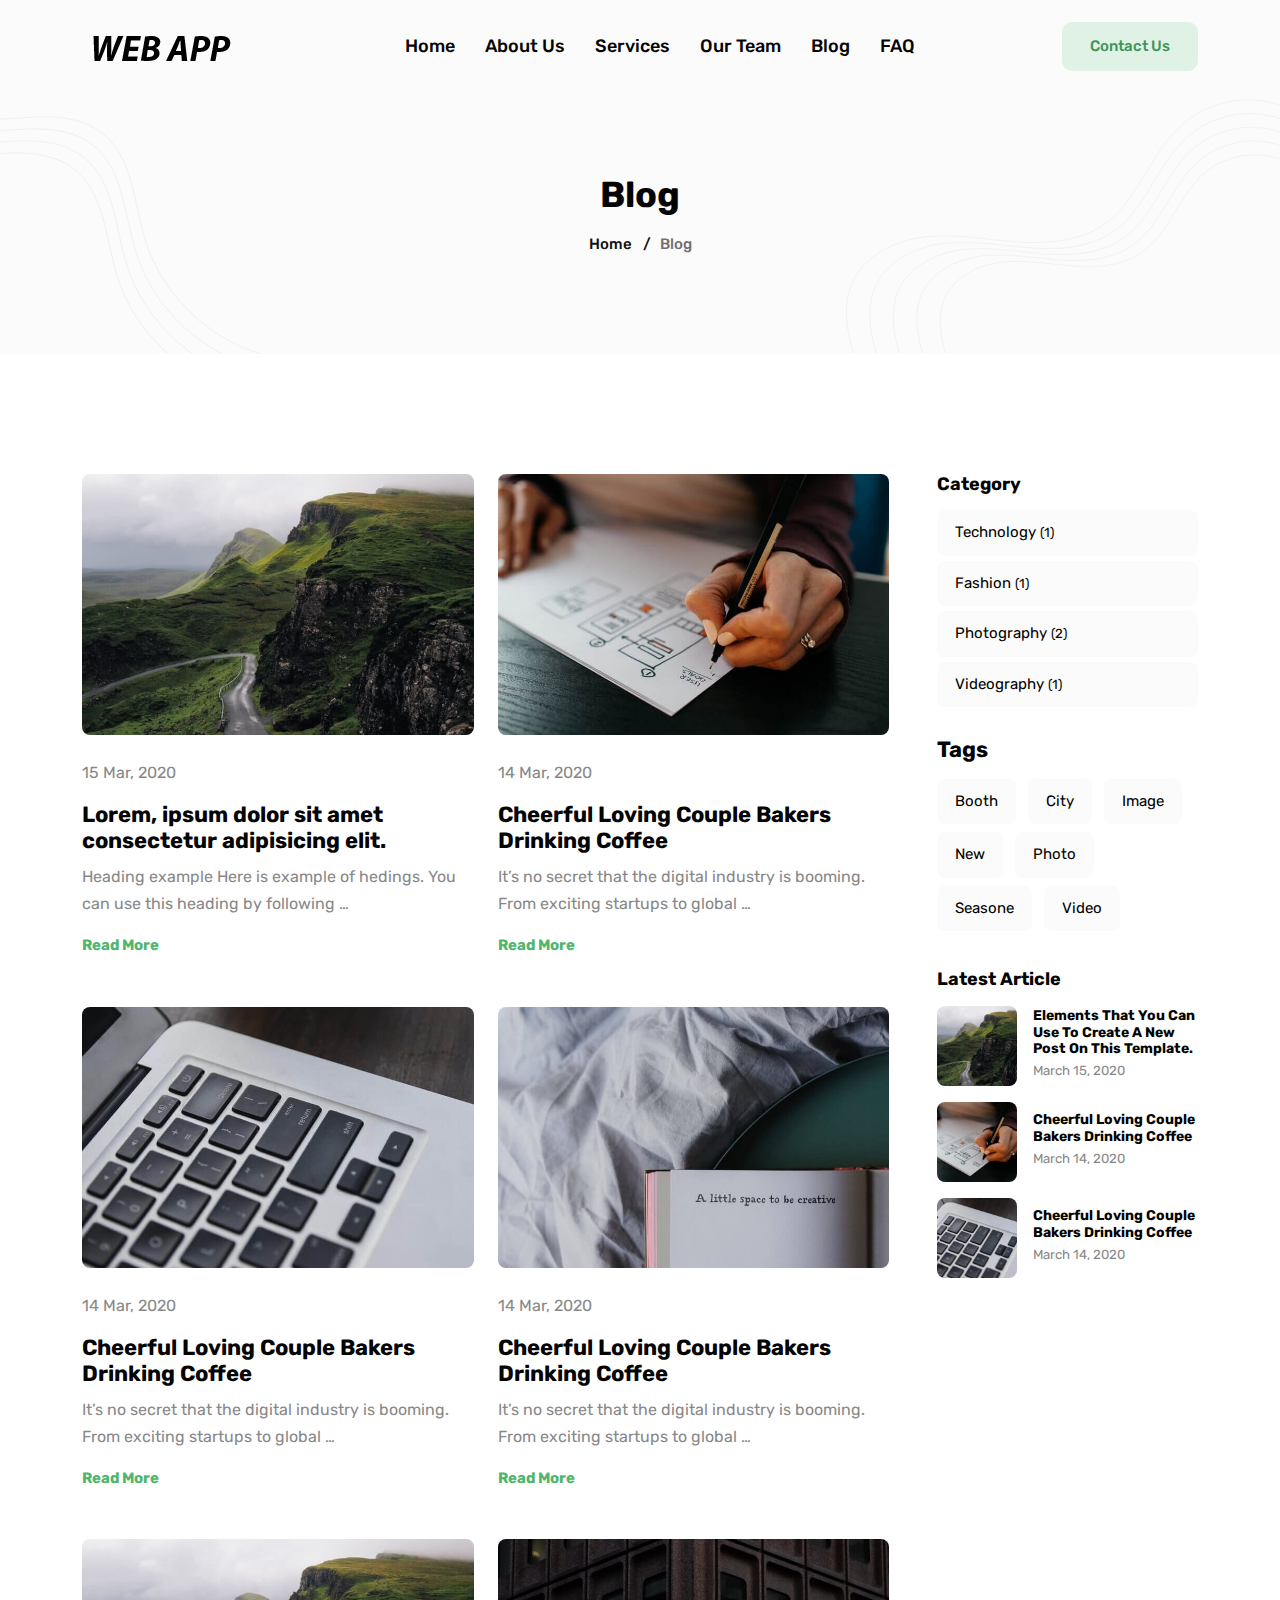
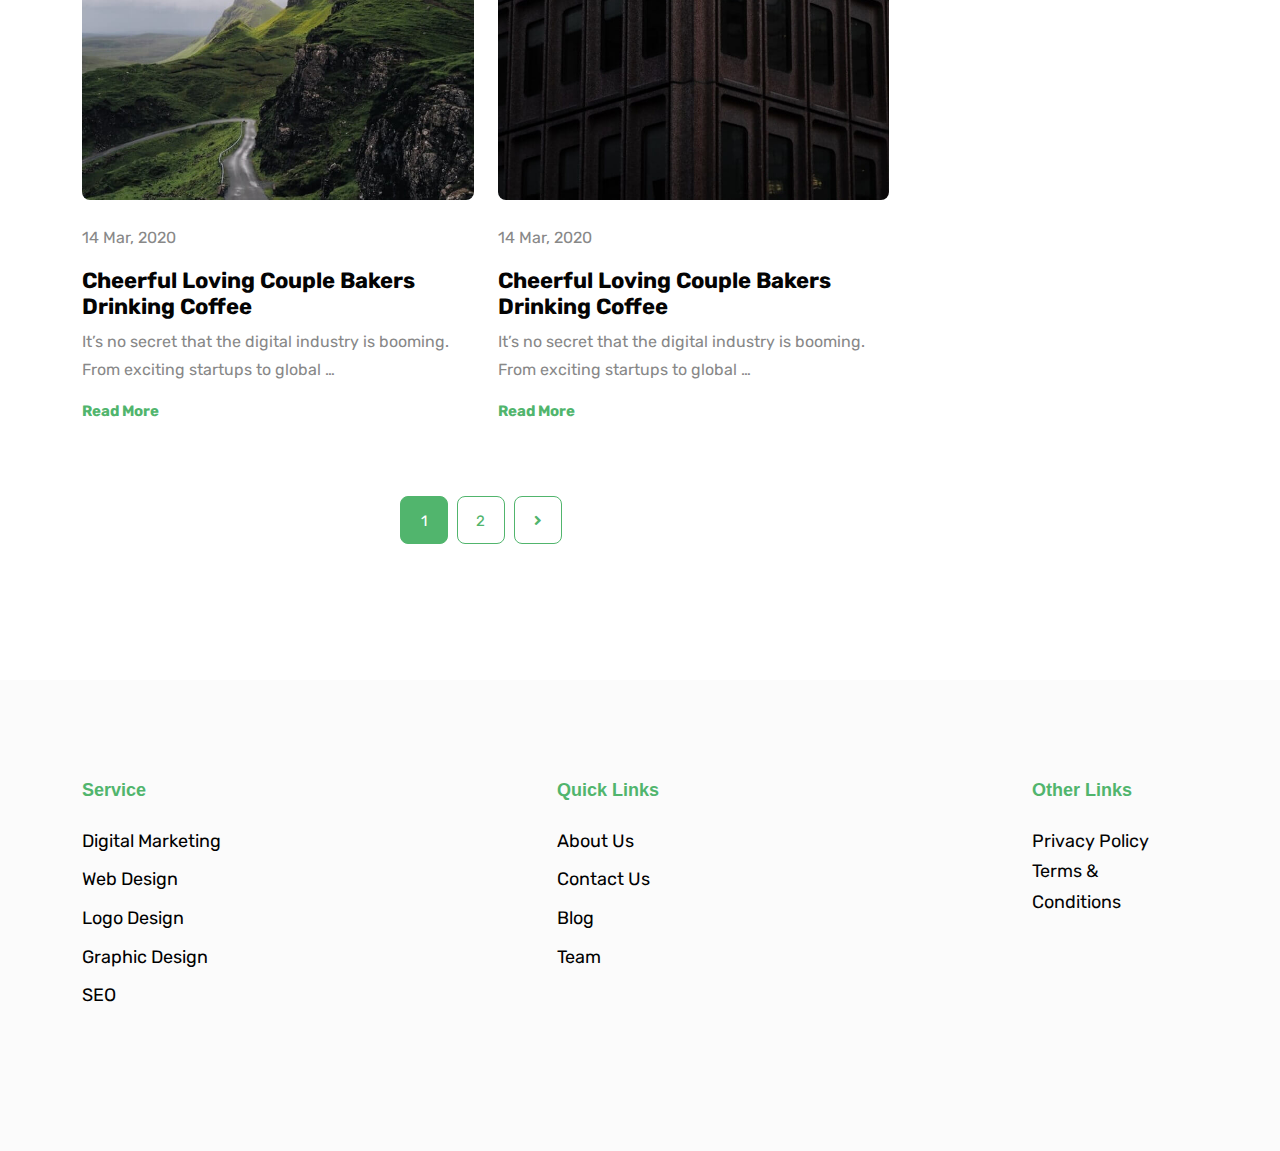
<file: pert3/template/blog.html>
<!DOCTYPE html>

<html lang="en-us">

<head>
	<meta charset="utf-8">
	<title>Livewire and filament</title>
	<meta name="viewport" content="width=device-width, initial-scale=1, maximum-scale=5">
	<meta name="description" content="This is meta description">
	<meta name="author" content="Themefisher">
	<link rel="shortcut icon" href="images/favicon.png" type="image/x-icon">
	<link rel="icon" href="images/favicon.png" type="image/x-icon">

	<!-- # Google Fonts -->
	<link rel="preconnect" href="https://fonts.googleapis.com">
	<link rel="preconnect" href="https://fonts.gstatic.com" crossorigin>
	<link href="https://fonts.googleapis.com/css2?family=Rubik:wght@400;500;700&display=swap" rel="stylesheet">

	<!-- # CSS Plugins -->
	<link rel="stylesheet" href="plugins/slick/slick.css">
	<link rel="stylesheet" href="plugins/font-awesome/fontawesome.min.css">
	<link rel="stylesheet" href="plugins/font-awesome/brands.css">
	<link rel="stylesheet" href="plugins/font-awesome/solid.css">

	<!-- # Main Style Sheet -->
	<link rel="stylesheet" href="css/style.css">
</head>

<body>

<!-- navigation -->
<header class="navigation bg-tertiary">
	<nav class="navbar navbar-expand-xl navbar-light text-center py-3">
		<div class="container">
			<a class="navbar-brand" href="index.html">
				<img loading="prelaod" decoding="async" class="img-fluid" width="160" src="images/logo.png" alt="Wallet">
			</a>
			<button class="navbar-toggler" type="button" data-bs-toggle="collapse" data-bs-target="#navbarSupportedContent" aria-controls="navbarSupportedContent" aria-expanded="false" aria-label="Toggle navigation"> <span class="navbar-toggler-icon"></span>
			</button>
			<div class="collapse navbar-collapse" id="navbarSupportedContent">
				<ul class="navbar-nav m-auto mb-2 mb-lg-0">
					<li class="nav-item"> <a class="nav-link" href="index.html">Home</a></li>
					<li class="nav-item "> <a class="nav-link" href="about.html">About Us</a></li>
					<li class="nav-item "> <a class="nav-link" href="services.html">Services</a></li>
					<li class="nav-item "> <a class="nav-link" href="team.html">Our Team</a></li>
					<li class="nav-item "><a class="nav-link " href="blog.html">Blog</a></li>
					<li class="nav-item "><a class="nav-link " href="faq.html">FAQ</a></li>
				</ul>
				<a href="#!" class="btn btn-outline-primary">Contact Us</a>				
			</div>
		</div>
	</nav>
</header>
<!-- /navigation -->


<section class="page-header bg-tertiary">
	<div class="container">
		<div class="row">
			<div class="col-8 mx-auto text-center">
				<h2 class="mb-3 text-capitalize">Blog</h2>
				<ul class="list-inline breadcrumbs text-capitalize" style="font-weight:500">
					<li class="list-inline-item"><a href="index.html">Home</a>
					</li>
					<li class="list-inline-item">/ &nbsp; <a href="blog.html">Blog</a>
					</li>
				</ul>
			</div>
		</div>
	</div>
	<div class="has-shapes">
		<svg class="shape shape-left text-light" viewBox="0 0 192 752" fill="none" xmlns="http://www.w3.org/2000/svg">
			<path d="M-30.883 0C-41.3436 36.4248 -22.7145 75.8085 4.29154 102.398C31.2976 128.987 65.8677 146.199 97.6457 166.87C129.424 187.542 160.139 213.902 172.162 249.847C193.542 313.799 149.886 378.897 129.069 443.036C97.5623 540.079 122.109 653.229 191 728.495" stroke="currentColor" stroke-miterlimit="10" />
			<path d="M-55.5959 7.52271C-66.0565 43.9475 -47.4274 83.3312 -20.4214 109.92C6.58466 136.51 41.1549 153.722 72.9328 174.393C104.711 195.064 135.426 221.425 147.449 257.37C168.829 321.322 125.174 386.42 104.356 450.559C72.8494 547.601 97.3965 660.752 166.287 736.018" stroke="currentColor" stroke-miterlimit="10" />
			<path d="M-80.3302 15.0449C-90.7909 51.4697 -72.1617 90.8535 -45.1557 117.443C-18.1497 144.032 16.4205 161.244 48.1984 181.915C79.9763 202.587 110.691 228.947 122.715 264.892C144.095 328.844 100.439 393.942 79.622 458.081C48.115 555.123 72.6622 668.274 141.552 743.54" stroke="currentColor" stroke-miterlimit="10" />
			<path d="M-105.045 22.5676C-115.506 58.9924 -96.8766 98.3762 -69.8706 124.965C-42.8646 151.555 -8.29436 168.767 23.4835 189.438C55.2615 210.109 85.9766 236.469 98.0001 272.415C119.38 336.367 75.7243 401.464 54.9072 465.604C23.4002 562.646 47.9473 675.796 116.838 751.063" stroke="currentColor" stroke-miterlimit="10" />
		</svg>
		<svg class="shape shape-right text-light" viewBox="0 0 731 746" fill="none" xmlns="http://www.w3.org/2000/svg">
			<path d="M12.1794 745.14C1.80036 707.275 -5.75764 666.015 8.73984 629.537C27.748 581.745 80.4729 554.968 131.538 548.843C182.604 542.703 234.032 552.841 285.323 556.748C336.615 560.64 391.543 557.276 433.828 527.964C492.452 487.323 511.701 408.123 564.607 360.255C608.718 320.353 675.307 307.183 731.29 327.323" stroke="currentColor" stroke-miterlimit="10" />
			<path d="M51.0253 745.14C41.2045 709.326 34.0538 670.284 47.7668 635.783C65.7491 590.571 115.623 565.242 163.928 559.449C212.248 553.641 260.884 563.235 309.4 566.931C357.916 570.627 409.887 567.429 449.879 539.701C505.35 501.247 523.543 426.331 573.598 381.059C615.326 343.314 678.324 330.853 731.275 349.906" stroke="currentColor" stroke-miterlimit="10" />
			<path d="M89.8715 745.14C80.6239 711.363 73.8654 674.568 86.8091 642.028C103.766 599.396 150.788 575.515 196.347 570.054C241.906 564.578 287.767 573.629 333.523 577.099C379.278 580.584 428.277 577.567 465.976 551.423C518.279 515.172 535.431 444.525 582.62 401.832C621.964 366.229 681.356 354.493 731.291 372.46" stroke="currentColor" stroke-miterlimit="10" />
			<path d="M128.718 745.14C120.029 713.414 113.678 678.838 125.837 648.274C141.768 608.221 185.939 585.788 228.737 580.659C271.536 575.515 314.621 584.008 357.6 587.282C400.58 590.556 446.607 587.719 482.028 563.16C531.163 529.111 547.275 462.733 591.612 422.635C628.572 389.19 684.375 378.162 731.276 395.043" stroke="currentColor" stroke-miterlimit="10" />
			<path d="M167.564 745.14C159.432 715.451 153.504 683.107 164.863 654.519C179.753 617.046 221.088 596.062 261.126 591.265C301.164 586.452 341.473 594.402 381.677 597.465C421.88 600.527 464.95 597.872 498.094 574.896C544.061 543.035 559.146 480.942 600.617 443.423C635.194 412.135 687.406 401.817 731.276 417.612" stroke="currentColor" stroke-miterlimit="10" />
			<path d="M817.266 289.466C813.108 259.989 787.151 237.697 759.261 227.271C731.372 216.846 701.077 215.553 671.666 210.904C642.254 206.24 611.795 197.156 591.664 175.224C555.853 136.189 566.345 75.5336 560.763 22.8649C552.302 -56.8256 498.487 -130.133 425 -162.081" stroke="currentColor" stroke-miterlimit="10" />
			<path d="M832.584 276.159C828.427 246.683 802.469 224.391 774.58 213.965C746.69 203.539 716.395 202.246 686.984 197.598C657.573 192.934 627.114 183.85 606.982 161.918C571.172 122.883 581.663 62.2275 576.082 9.55873C567.62 -70.1318 513.806 -143.439 440.318 -175.387" stroke="currentColor" stroke-miterlimit="10" />
			<path d="M847.904 262.853C843.747 233.376 817.789 211.084 789.9 200.659C762.011 190.233 731.716 188.94 702.304 184.292C672.893 179.627 642.434 170.544 622.303 148.612C586.492 109.577 596.983 48.9211 591.402 -3.74766C582.94 -83.4382 529.126 -156.746 455.638 -188.694" stroke="currentColor" stroke-miterlimit="10" />
			<path d="M863.24 249.547C859.083 220.07 833.125 197.778 805.236 187.353C777.347 176.927 747.051 175.634 717.64 170.986C688.229 166.321 657.77 157.237 637.639 135.306C601.828 96.2707 612.319 35.6149 606.738 -17.0538C598.276 -96.7443 544.462 -170.052 470.974 -202" stroke="currentColor" stroke-miterlimit="10" />
		</svg>
	</div>
</section>

<section class="section">
	<div class="container">
		<div class="row">
			<div class="col-lg-9">
				<div class="me-lg-4">
					<div class="row gy-5">
						<div class="col-md-6" data-aos="fade">
							<article class="blog-post">
								<div class="post-slider slider-sm rounded">
									<img loading="lazy" decoding="async" src="images/blog/post-4.jpg" alt="Post Thumbnail">
									
								</div>
								<div class="pt-4">
									<p class="mb-3">15 Mar, 2020</p>
									<h2 class="h4"><a class="text-black" href="blog-details.html">Lorem, ipsum dolor sit amet consectetur adipisicing elit.</a></h2>
									<p>Heading example Here is example of hedings. You can use this heading by following …</p> <a href="blog-details.html" class="text-primary fw-bold" aria-label="Read the full article by clicking here">Read More</a>
								</div>
							</article>
						</div>
						<div class="col-md-6" data-aos="fade">
							<article class="blog-post">
								<div class="post-slider slider-sm rounded">
									<img loading="lazy" decoding="async" src="images/blog/post-1.jpg" alt="Post Thumbnail">
								</div>
								<div class="pt-4">
									<p class="mb-3">14 Mar, 2020</p>
									<h2 class="h4"><a class="text-black" href="blog-details.html">Cheerful Loving Couple Bakers Drinking Coffee</a></h2>
									<p>It’s no secret that the digital industry is booming. From exciting startups to global …</p> <a href="blog-details.html" class="text-primary fw-bold" aria-label="Read the full article by clicking here">Read More</a>
								</div>
							</article>
						</div>
						<div class="col-md-6" data-aos="fade">
							<article class="blog-post">
								<div class="post-slider slider-sm rounded">
									<img loading="lazy" decoding="async" src="images/blog/post-2.jpg" alt="Post Thumbnail">
								</div>
								<div class="pt-4">
									<p class="mb-3">14 Mar, 2020</p>
									<h2 class="h4"><a class="text-black" href="blog-details.html">Cheerful Loving Couple Bakers Drinking Coffee</a></h2>
									<p>It’s no secret that the digital industry is booming. From exciting startups to global …</p> <a href="blog-details.html" class="text-primary fw-bold" aria-label="Read the full article by clicking here">Read More</a>
								</div>
							</article>
						</div>
						<div class="col-md-6" data-aos="fade">
							<article class="blog-post">
								<div class="post-slider slider-sm rounded">
									<img loading="lazy" decoding="async" src="images/blog/post-3.jpg" alt="Post Thumbnail">
								</div>
								<div class="pt-4">
									<p class="mb-3">14 Mar, 2020</p>
									<h2 class="h4"><a class="text-black" href="blog-details.html">Cheerful Loving Couple Bakers Drinking Coffee</a></h2>
									<p>It’s no secret that the digital industry is booming. From exciting startups to global …</p> <a href="blog-details.html" class="text-primary fw-bold" aria-label="Read the full article by clicking here">Read More</a>
								</div>
							</article>
						</div>
						<div class="col-md-6" data-aos="fade">
							<article class="blog-post">
								<div class="post-slider slider-sm rounded">
									<img loading="lazy" decoding="async" src="images/blog/post-4.jpg" alt="Post Thumbnail">
								</div>
								<div class="pt-4">
									<p class="mb-3">14 Mar, 2020</p>
									<h2 class="h4"><a class="text-black" href="blog-details.html">Cheerful Loving Couple Bakers Drinking Coffee</a></h2>
									<p>It’s no secret that the digital industry is booming. From exciting startups to global …</p> <a href="blog-details.html" class="text-primary fw-bold" aria-label="Read the full article by clicking here">Read More</a>
								</div>
							</article>
						</div>
						<div class="col-md-6" data-aos="fade">
							<article class="blog-post">
								<div class="post-slider slider-sm rounded">
									<img loading="lazy" decoding="async" src="images/blog/post-5.jpg" alt="Post Thumbnail" width="420" height="280">
								</div>
								<div class="pt-4">
									<p class="mb-3">14 Mar, 2020</p>
									<h2 class="h4"><a class="text-black" href="blog-details.html">Cheerful Loving Couple Bakers Drinking Coffee</a></h2>
									<p>It’s no secret that the digital industry is booming. From exciting startups to global …</p> <a href="blog-details.html" class="text-primary fw-bold" aria-label="Read the full article by clicking here">Read More</a>
								</div>
							</article>
						</div>
						<div class="col-12">
							<nav class="mt-4">
								<!-- pagination -->
								<nav class="mb-md-50">
									<ul class="pagination justify-content-center">
										<li class="page-item active "> <a href="blog.html" class="page-link">
                        1
                      </a>
										</li>
										<li class="page-item"> <a href="blog.html" class="page-link">
                        2
                      </a>
										</li>
										<li class="page-item">
											<a class="page-link" href="blog.html" aria-label="Pagination Arrow"> <i class="fas fa-angle-right"></i>
											</a>
										</li>
									</ul>
								</nav>
							</nav>
						</div>
					</div>
				</div>
			</div>
			<div class="col-lg-3">
				<!-- categories -->
				<div class="widget widget-categories">
					<h5 class="widget-title"><span>Category</span></h5>
					<ul class="list-unstyled widget-list">			
						<li><a href="#!">Technology <small class="ml-auto">(1)</small></a>
						</li>			
						<li><a href="#!">Fashion <small class="ml-auto">(1)</small></a>
						</li>
						<li><a href="#!">Photography <small class="ml-auto">(2)</small></a>
						</li>
						<li><a href="#!">Videography <small class="ml-auto">(1)</small></a>
						</li>
					</ul>
				</div>
				<!-- tags -->
				<div class="widget widget-tags">
					<h4 class="widget-title"><span>Tags</span></h4>
					<ul class="list-inline widget-list widget-list-inline taxonomies-list">
						<li class="list-inline-item"><a href="#!">Booth</a>
						</li>
						<li class="list-inline-item"><a href="#!">City</a>
						</li>
						<li class="list-inline-item"><a href="#!">Image</a>
						</li>
						<li class="list-inline-item"><a href="#!">New</a>
						</li>
						<li class="list-inline-item"><a href="#!">Photo</a>
						</li>
						<li class="list-inline-item"><a href="#!">Seasone</a>
						</li>
						<li class="list-inline-item"><a href="#!">Video</a>
						</li>
					</ul>
				</div>
				<!-- latest post -->
				<div class="widget">
					<h5 class="widget-title"><span>Latest Article</span></h5>
					<!-- post-item -->
					<ul class="list-unstyled widget-list">
						<li class="d-flex widget-post align-items-center">
							<a class="text-black" href="/blog/elements/">
								<div class="widget-post-image flex-shrink-0 me-3">
									<img class="rounded" loading="lazy" decoding="async" src="images/blog/post-4.jpg" alt="Post Thumbnail">
								</div>
							</a>
							<div class="flex-grow-1">
								<h5 class="h6 mb-0"><a class="text-black" href="blog-details.html">Elements That You Can Use To Create A New Post On This Template.</a></h5>
								<small>March 15, 2020</small>
							</div>
						</li>
					</ul>
					<ul class="list-unstyled widget-list">
						<li class="d-flex widget-post align-items-center">
							<a class="text-black" href="/blog/post-1/">
								<div class="widget-post-image flex-shrink-0 me-3">
									<img class="rounded" loading="lazy" decoding="async" src="images/blog/post-1.jpg" alt="Post Thumbnail">
								</div>
							</a>
							<div class="flex-grow-1">
								<h5 class="h6 mb-0"><a class="text-black" href="blog-details.html">Cheerful Loving Couple Bakers Drinking Coffee</a></h5>
								<small>March 14, 2020</small>
							</div>
						</li>
					</ul>
					<ul class="list-unstyled widget-list">
						<li class="d-flex widget-post align-items-center">
							<a class="text-black" href="/blog/post-2/">
								<div class="widget-post-image flex-shrink-0 me-3">
									<img class="rounded" loading="lazy" decoding="async" src="images/blog/post-2.jpg" alt="Post Thumbnail">
								</div>
							</a>
							<div class="flex-grow-1">
								<h5 class="h6 mb-0"><a class="text-black" href="blog-details.html">Cheerful Loving Couple Bakers Drinking Coffee</a></h5>
								<small>March 14, 2020</small>
							</div>
						</li>
					</ul>
				</div>
				<!-- Social -->
				
			</div>
		</div>
	</div>
</section>


<footer class="section-sm bg-tertiary">
	<div class="container">
		<div class="row justify-content-between">
			<div class="col-lg-2 col-md-4 col-6 mb-4">
				<div class="footer-widget">
					<h5 class="mb-4 text-primary font-secondary">Service</h5>
					<ul class="list-unstyled">
						<li class="mb-2"><a href="service-details.html">Digital Marketing</a>
						</li>
						<li class="mb-2"><a href="service-details.html">Web Design</a>
						</li>
						<li class="mb-2"><a href="service-details.html">Logo Design</a>
						</li>
						<li class="mb-2"><a href="service-details.html">Graphic Design</a>
						</li>
						<li class="mb-2"><a href="service-details.html">SEO</a>
						</li>
					</ul>
				</div>
			</div>
			<div class="col-lg-2 col-md-4 col-6 mb-4">
				<div class="footer-widget">
					<h5 class="mb-4 text-primary font-secondary">Quick Links</h5>
					<ul class="list-unstyled">
						<li class="mb-2"><a href="#!">About Us</a>
						</li>
						<li class="mb-2"><a href="#!">Contact Us</a>
						</li>
						<li class="mb-2"><a href="#!">Blog</a>
						</li>
						<li class="mb-2"><a href="#!">Team</a>
						</li>
					</ul>
				</div>
			</div>
			<div class="col-lg-2 col-md-4 col-6 mb-4">
				<div class="footer-widget">
					<h5 class="mb-4 text-primary font-secondary">Other Links</h5>
					<ul class="list-unstyled">
						<li class="list-inline-item me-4"><a class="text-black" href="privacy-policy.html">Privacy Policy</a>
                        </li>
						<li class="list-inline-item me-4"><a class="text-black" href="terms.html">Terms &amp; Conditions</a>
                        </li>
					</ul>
				</div>
			</div>			
		</div>
		
	</div>
</footer>

<!-- # JS Plugins -->
<script src="plugins/jquery/jquery.min.js"></script>
<script src="plugins/bootstrap/bootstrap.min.js"></script>

<!-- Main Script -->
<script src="js/script.js"></script>

</body>
</html>
</file>
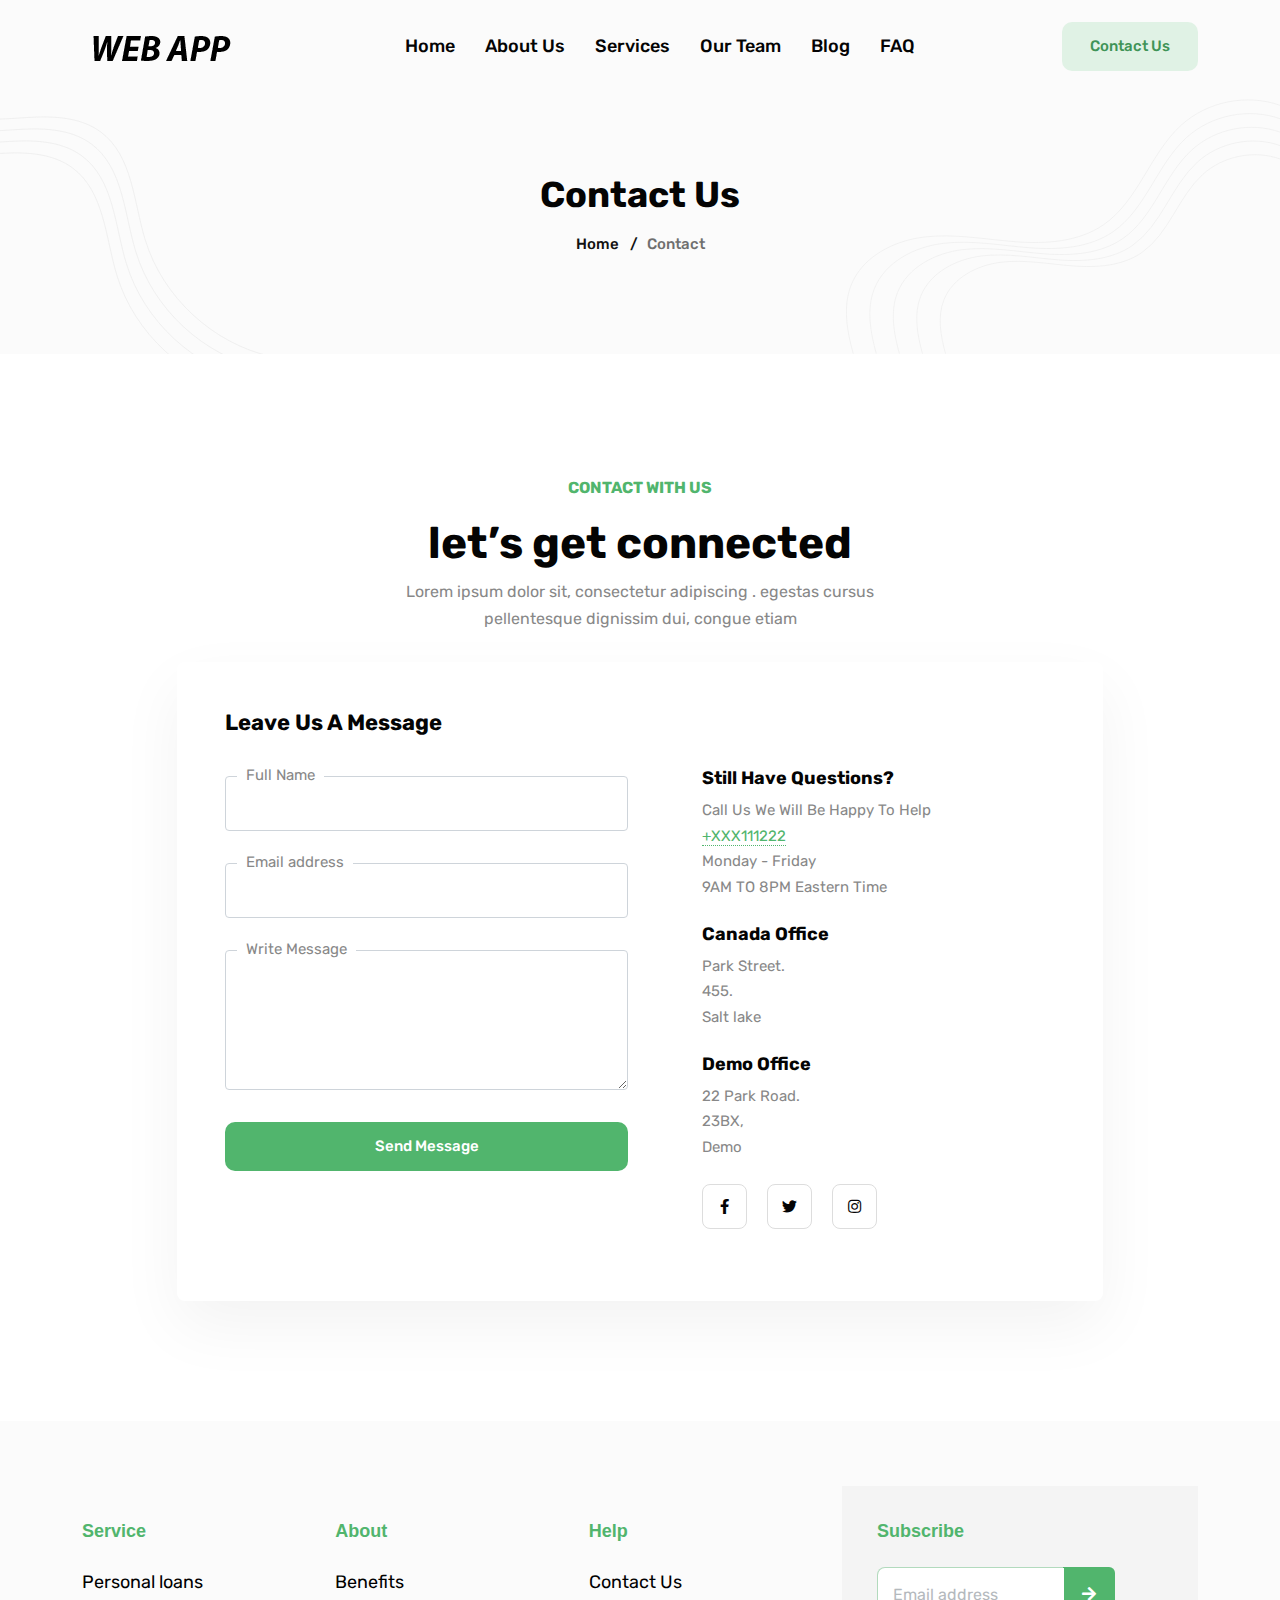
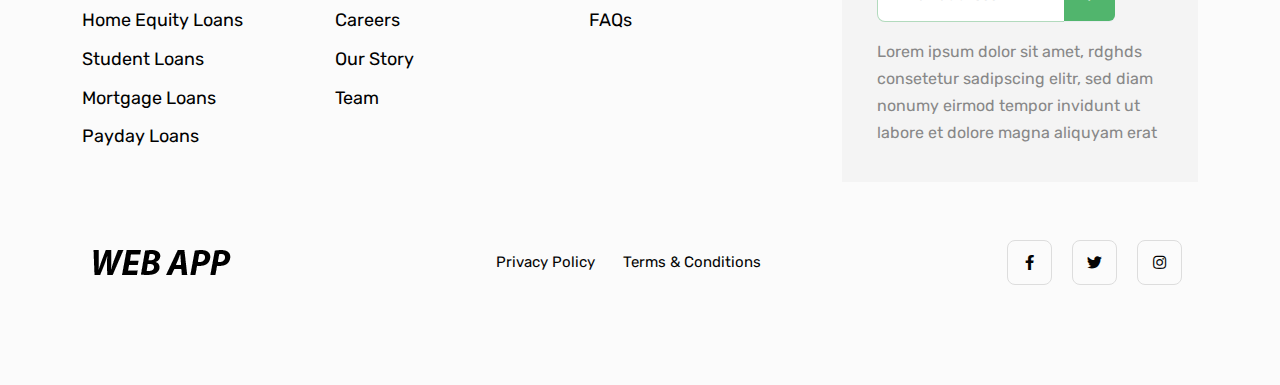
<file: pert3/template/contact.html>
<!DOCTYPE html>

<html lang="en-us">

<head>
	<meta charset="utf-8">
	<title>Livewire and filament</title>
	<meta name="viewport" content="width=device-width, initial-scale=1, maximum-scale=5">
	<meta name="description" content="This is meta description">
	<meta name="author" content="Themefisher">
	<link rel="shortcut icon" href="images/favicon.png" type="image/x-icon">
	<link rel="icon" href="images/favicon.png" type="image/x-icon">

	<!-- # Google Fonts -->
	<link rel="preconnect" href="https://fonts.googleapis.com">
	<link rel="preconnect" href="https://fonts.gstatic.com" crossorigin>
	<link href="https://fonts.googleapis.com/css2?family=Rubik:wght@400;500;700&display=swap" rel="stylesheet">

	<!-- # CSS Plugins -->
	<link rel="stylesheet" href="plugins/slick/slick.css">
	<link rel="stylesheet" href="plugins/font-awesome/fontawesome.min.css">
	<link rel="stylesheet" href="plugins/font-awesome/brands.css">
	<link rel="stylesheet" href="plugins/font-awesome/solid.css">

	<!-- # Main Style Sheet -->
	<link rel="stylesheet" href="css/style.css">
</head>

<body>

<!-- navigation -->
<header class="navigation bg-tertiary">
	<nav class="navbar navbar-expand-xl navbar-light text-center py-3">
		<div class="container">
			<a class="navbar-brand" href="index.html">
				<img loading="prelaod" decoding="async" class="img-fluid" width="160" src="images/logo.png" alt="Wallet">
			</a>
			<button class="navbar-toggler" type="button" data-bs-toggle="collapse" data-bs-target="#navbarSupportedContent" aria-controls="navbarSupportedContent" aria-expanded="false" aria-label="Toggle navigation"> <span class="navbar-toggler-icon"></span>
			</button>
			<div class="collapse navbar-collapse" id="navbarSupportedContent">
				<ul class="navbar-nav m-auto mb-2 mb-lg-0">
					<li class="nav-item"> <a class="nav-link" href="index.html">Home</a></li>
					<li class="nav-item "> <a class="nav-link" href="about.html">About Us</a></li>
					<li class="nav-item "> <a class="nav-link" href="services.html">Services</a></li>
					<li class="nav-item "> <a class="nav-link" href="team.html">Our Team</a></li>
					<li class="nav-item "><a class="nav-link " href="blog.html">Blog</a></li>
					<li class="nav-item "><a class="nav-link " href="faq.html">FAQ</a></li>
				</ul>
				<a href="#!" class="btn btn-outline-primary">Contact Us</a>				
			</div>
		</div>
	</nav>
</header>
<!-- /navigation -->

<div class="modal applyLoanModal fade" id="applyLoan" tabindex="-1" aria-labelledby="applyLoanLabel" aria-hidden="true">
  <div class="modal-dialog modal-dialog-centered">
    <div class="modal-content">
      <div class="modal-header border-bottom-0">
        <h4 class="modal-title" id="exampleModalLabel">How much do you need?</h4>
        <button type="button" class="btn-close" data-bs-dismiss="modal" aria-label="Close"></button>
      </div>
      <div class="modal-body">
        <form action="#!" method="post">
          <div class="row">
            <div class="col-lg-6 mb-4 pb-2">
              <div class="form-group">
                <label for="loan_amount" class="form-label">Amount</label>
                <input type="number" class="form-control shadow-none" id="loan_amount" placeholder="ex: 25000">
              </div>
            </div>
            <div class="col-lg-6 mb-4 pb-2">
              <div class="form-group">
                <label for="loan_how_long_for" class="form-label">How long for?</label>
                <input type="number" class="form-control shadow-none" id="loan_how_long_for" placeholder="ex: 12">
              </div>
            </div>
            <div class="col-lg-12 mb-4 pb-2">
              <div class="form-group">
                <label for="loan_repayment" class="form-label">Repayment</label>
                <input type="number" class="form-control shadow-none" id="loan_repayment" disabled>
              </div>
            </div>
            <div class="col-lg-6 mb-4 pb-2">
              <div class="form-group">
                <label for="loan_full_name" class="form-label">Full Name</label>
                <input type="text" class="form-control shadow-none" id="loan_full_name">
              </div>
            </div>
            <div class="col-lg-6 mb-4 pb-2">
              <div class="form-group">
                <label for="loan_email_address" class="form-label">Email address</label>
                <input type="email" class="form-control shadow-none" id="loan_email_address">
              </div>
            </div>
            <div class="col-lg-12">
              <button type="submit" class="btn btn-primary w-100">Get Your Loan Now</button>
            </div>
          </div>
        </form>
      </div>
    </div>
  </div>
</div>

<section class="page-header bg-tertiary">
	<div class="container">
		<div class="row">
			<div class="col-8 mx-auto text-center">
				<h2 class="mb-3 text-capitalize">Contact Us</h2>
				<ul class="list-inline breadcrumbs text-capitalize" style="font-weight:500">
					<li class="list-inline-item"><a href="index.html">Home</a>
					</li>
					<li class="list-inline-item">/ &nbsp; <a href="contact.html">Contact</a>
					</li>
				</ul>
			</div>
		</div>
	</div>
	<div class="has-shapes">
		<svg class="shape shape-left text-light" viewBox="0 0 192 752" fill="none" xmlns="http://www.w3.org/2000/svg">
			<path d="M-30.883 0C-41.3436 36.4248 -22.7145 75.8085 4.29154 102.398C31.2976 128.987 65.8677 146.199 97.6457 166.87C129.424 187.542 160.139 213.902 172.162 249.847C193.542 313.799 149.886 378.897 129.069 443.036C97.5623 540.079 122.109 653.229 191 728.495" stroke="currentColor" stroke-miterlimit="10" />
			<path d="M-55.5959 7.52271C-66.0565 43.9475 -47.4274 83.3312 -20.4214 109.92C6.58466 136.51 41.1549 153.722 72.9328 174.393C104.711 195.064 135.426 221.425 147.449 257.37C168.829 321.322 125.174 386.42 104.356 450.559C72.8494 547.601 97.3965 660.752 166.287 736.018" stroke="currentColor" stroke-miterlimit="10" />
			<path d="M-80.3302 15.0449C-90.7909 51.4697 -72.1617 90.8535 -45.1557 117.443C-18.1497 144.032 16.4205 161.244 48.1984 181.915C79.9763 202.587 110.691 228.947 122.715 264.892C144.095 328.844 100.439 393.942 79.622 458.081C48.115 555.123 72.6622 668.274 141.552 743.54" stroke="currentColor" stroke-miterlimit="10" />
			<path d="M-105.045 22.5676C-115.506 58.9924 -96.8766 98.3762 -69.8706 124.965C-42.8646 151.555 -8.29436 168.767 23.4835 189.438C55.2615 210.109 85.9766 236.469 98.0001 272.415C119.38 336.367 75.7243 401.464 54.9072 465.604C23.4002 562.646 47.9473 675.796 116.838 751.063" stroke="currentColor" stroke-miterlimit="10" />
		</svg>
		<svg class="shape shape-right text-light" viewBox="0 0 731 746" fill="none" xmlns="http://www.w3.org/2000/svg">
			<path d="M12.1794 745.14C1.80036 707.275 -5.75764 666.015 8.73984 629.537C27.748 581.745 80.4729 554.968 131.538 548.843C182.604 542.703 234.032 552.841 285.323 556.748C336.615 560.64 391.543 557.276 433.828 527.964C492.452 487.323 511.701 408.123 564.607 360.255C608.718 320.353 675.307 307.183 731.29 327.323" stroke="currentColor" stroke-miterlimit="10" />
			<path d="M51.0253 745.14C41.2045 709.326 34.0538 670.284 47.7668 635.783C65.7491 590.571 115.623 565.242 163.928 559.449C212.248 553.641 260.884 563.235 309.4 566.931C357.916 570.627 409.887 567.429 449.879 539.701C505.35 501.247 523.543 426.331 573.598 381.059C615.326 343.314 678.324 330.853 731.275 349.906" stroke="currentColor" stroke-miterlimit="10" />
			<path d="M89.8715 745.14C80.6239 711.363 73.8654 674.568 86.8091 642.028C103.766 599.396 150.788 575.515 196.347 570.054C241.906 564.578 287.767 573.629 333.523 577.099C379.278 580.584 428.277 577.567 465.976 551.423C518.279 515.172 535.431 444.525 582.62 401.832C621.964 366.229 681.356 354.493 731.291 372.46" stroke="currentColor" stroke-miterlimit="10" />
			<path d="M128.718 745.14C120.029 713.414 113.678 678.838 125.837 648.274C141.768 608.221 185.939 585.788 228.737 580.659C271.536 575.515 314.621 584.008 357.6 587.282C400.58 590.556 446.607 587.719 482.028 563.16C531.163 529.111 547.275 462.733 591.612 422.635C628.572 389.19 684.375 378.162 731.276 395.043" stroke="currentColor" stroke-miterlimit="10" />
			<path d="M167.564 745.14C159.432 715.451 153.504 683.107 164.863 654.519C179.753 617.046 221.088 596.062 261.126 591.265C301.164 586.452 341.473 594.402 381.677 597.465C421.88 600.527 464.95 597.872 498.094 574.896C544.061 543.035 559.146 480.942 600.617 443.423C635.194 412.135 687.406 401.817 731.276 417.612" stroke="currentColor" stroke-miterlimit="10" />
			<path d="M817.266 289.466C813.108 259.989 787.151 237.697 759.261 227.271C731.372 216.846 701.077 215.553 671.666 210.904C642.254 206.24 611.795 197.156 591.664 175.224C555.853 136.189 566.345 75.5336 560.763 22.8649C552.302 -56.8256 498.487 -130.133 425 -162.081" stroke="currentColor" stroke-miterlimit="10" />
			<path d="M832.584 276.159C828.427 246.683 802.469 224.391 774.58 213.965C746.69 203.539 716.395 202.246 686.984 197.598C657.573 192.934 627.114 183.85 606.982 161.918C571.172 122.883 581.663 62.2275 576.082 9.55873C567.62 -70.1318 513.806 -143.439 440.318 -175.387" stroke="currentColor" stroke-miterlimit="10" />
			<path d="M847.904 262.853C843.747 233.376 817.789 211.084 789.9 200.659C762.011 190.233 731.716 188.94 702.304 184.292C672.893 179.627 642.434 170.544 622.303 148.612C586.492 109.577 596.983 48.9211 591.402 -3.74766C582.94 -83.4382 529.126 -156.746 455.638 -188.694" stroke="currentColor" stroke-miterlimit="10" />
			<path d="M863.24 249.547C859.083 220.07 833.125 197.778 805.236 187.353C777.347 176.927 747.051 175.634 717.64 170.986C688.229 166.321 657.77 157.237 637.639 135.306C601.828 96.2707 612.319 35.6149 606.738 -17.0538C598.276 -96.7443 544.462 -170.052 470.974 -202" stroke="currentColor" stroke-miterlimit="10" />
		</svg>
	</div>
</section>

<section class="section">
	<div class="container">
		<div class="row justify-content-center align-items-center">
			<div class="col-lg-6">
				<div class="section-title text-center">
					<p class="text-primary text-uppercase fw-bold mb-3">Contact With us</p>
					<h1>let&rsquo;s get connected</h1>
					<p>Lorem ipsum dolor sit, consectetur adipiscing . egestas cursus pellentesque dignissim dui, congue etiam</p>
				</div>
			</div>
			<div class="col-lg-10">
				<div class="shadow rounded p-5 bg-white">
					<div class="row">
						<div class="col-12 mb-4">
							<h4>Leave Us A Message</h4>
						</div>
						<div class="col-lg-6">
							<div class="contact-form">
								<form action="#!">
									<div class="form-group mb-4 pb-2">
										<label for="exampleFormControlInput1" class="form-label">Full Name</label>
										<input type="text" class="form-control shadow-none" id="contact_name">
									</div>
									<div class="form-group mb-4 pb-2">
										<label for="exampleFormControlInput1" class="form-label">Email address</label>
										<input type="email" class="form-control shadow-none" id="contact_email">
									</div>
									<div class="form-group mb-4 pb-2">
										<label for="exampleFormControlTextarea1" class="form-label">Write Message</label>
										<textarea class="form-control shadow-none" id="exampleFormControlTextarea1" rows="3"></textarea>
									</div>
									<button class="btn btn-primary w-100" type="submit">Send Message</button>
								</form>
							</div>
						</div>
						<div class="col-lg-6 mt-5 mt-lg-0">
							<div class="contact-info">
								<div class="block mt-0">
									<h4 class="h5">Still Have Questions?</h4>
									<div class="content">Call Us We Will Be Happy To Help
										<br> <a href="tel:+XXX111222">+XXX111222</a> 
										<br>Monday - Friday
										<br>9AM TO 8PM Eastern Time</div>
								</div>
								<div class="block mt-4">
									<h4 class="h5">Canada Office</h4>
									<div class="content">Park Street.
										<br>455.
										<br>Salt lake</div>
								</div>
								<div class="block mt-4">
									<h4 class="h5">Demo Office</h4>
									<div class="content">22 Park Road.
										<br>23BX,
										<br>Demo</div>
								</div>
								<div class="block">
									<ul class="list-unstyled list-inline my-4 social-icons">
										<li class="list-inline-item me-3"><a title="Explorer Facebook Profile" class="text-black" href="https://facebook.com/"><i class="fab fa-facebook-f"></i></a>
										</li>
										<li class="list-inline-item me-3"><a title="Explorer Twitter Profile" class="text-black" href="https://twitter.com/"><i class="fab fa-twitter"></i></a>
										</li>
										<li class="list-inline-item me-3"><a title="Explorer Instagram Profile" class="text-black" href="https://instagram.com/"><i class="fab fa-instagram"></i></a>
										</li>
									</ul>
								</div>
							</div>
						</div>
					</div>
				</div>
			</div>
		</div>
	</div>
</section>

<footer class="section-sm bg-tertiary">
	<div class="container">
		<div class="row justify-content-between">
			<div class="col-lg-2 col-md-4 col-6 mb-4">
				<div class="footer-widget">
					<h5 class="mb-4 text-primary font-secondary">Service</h5>
					<ul class="list-unstyled">
						<li class="mb-2"><a href="service-details.html">Personal loans</a>
						</li>
						<li class="mb-2"><a href="service-details.html">Home Equity Loans</a>
						</li>
						<li class="mb-2"><a href="service-details.html">Student Loans</a>
						</li>
						<li class="mb-2"><a href="service-details.html">Mortgage Loans</a>
						</li>
						<li class="mb-2"><a href="service-details.html">Payday Loans</a>
						</li>
					</ul>
				</div>
			</div>
			<div class="col-lg-2 col-md-4 col-6 mb-4">
				<div class="footer-widget">
					<h5 class="mb-4 text-primary font-secondary">About</h5>
					<ul class="list-unstyled">
						<li class="mb-2"><a href="#!">Benefits</a>
						</li>
						<li class="mb-2"><a href="#!">Careers</a>
						</li>
						<li class="mb-2"><a href="#!">Our Story</a>
						</li>
						<li class="mb-2"><a href="#!">Team</a>
						</li>
					</ul>
				</div>
			</div>
			<div class="col-lg-2 col-md-4 col-6 mb-4">
				<div class="footer-widget">
					<h5 class="mb-4 text-primary font-secondary">Help</h5>
					<ul class="list-unstyled">
						<li class="mb-2"><a href="contact.html">Contact Us</a>
						</li>
						<li class="mb-2"><a href="faq.html">FAQs</a>
						</li>
					</ul>
				</div>
			</div>
			<div class="col-lg-4 col-md-12 newsletter-form">
				<div style="background-color: #F4F4F4; padding: 35px;">
					<h5 class="mb-4 text-primary font-secondary">Subscribe</h5>
					<div class="pe-0 pe-xl-5">
						<form action="#!" method="post" name="mc-embedded-subscribe-form" target="_blank">
							<div class="input-group mb-3">
								<input type="text" class="form-control shadow-none bg-white border-end-0" placeholder="Email address"> <span class="input-group-text border-0 p-0">
                    <button class="input-group-text border-0 bg-primary" type="submit" name="subscribe"
                      aria-label="Subscribe for Newsletter"><i class="fas fa-arrow-right"></i></button>
                  </span>
							</div>
							<div style="position: absolute; left: -5000px;" aria-hidden="true">
								<input type="text" name="b_463ee871f45d2d93748e77cad_a0a2c6d074" tabindex="-1">
							</div>
						</form>
					</div>
					<p class="mb-0">Lorem ipsum dolor sit amet, rdghds consetetur sadipscing elitr, sed diam nonumy eirmod tempor invidunt ut labore et dolore magna aliquyam erat</p>
				</div>
			</div>
		</div>
		<div class="row align-items-center mt-5 text-center text-md-start">
			<div class="col-lg-4">
        <a href="index.html">
          <img loading="prelaod" decoding="async" class="img-fluid" width="160" src="images/logo.png" alt="Wallet">
        </a>
			</div>
			<div class="col-lg-4 col-md-6 mt-4 mt-lg-0">
				<ul class="list-unstyled list-inline mb-0 text-lg-center">
					<li class="list-inline-item me-4"><a class="text-black" href="privacy-policy.html">Privacy Policy</a>
					</li>
					<li class="list-inline-item me-4"><a class="text-black" href="terms.html">Terms &amp; Conditions</a>
					</li>
				</ul>
			</div>
			<div class="col-lg-4 col-md-6 text-md-end mt-4 mt-md-0">
				<ul class="list-unstyled list-inline mb-0 social-icons">
					<li class="list-inline-item me-3"><a title="Explorer Facebook Profile" class="text-black" href="https://facebook.com/"><i class="fab fa-facebook-f"></i></a>
					</li>
					<li class="list-inline-item me-3"><a title="Explorer Twitter Profile" class="text-black" href="https://twitter.com/"><i class="fab fa-twitter"></i></a>
					</li>
					<li class="list-inline-item me-3"><a title="Explorer Instagram Profile" class="text-black" href="https://instagram.com/"><i class="fab fa-instagram"></i></a>
					</li>
				</ul>
			</div>
		</div>
	</div>
</footer>


<!-- # JS Plugins -->
<script src="plugins/jquery/jquery.min.js"></script>
<script src="plugins/bootstrap/bootstrap.min.js"></script>

<!-- Main Script -->
<script src="js/script.js"></script>

</body>
</html>
</file>
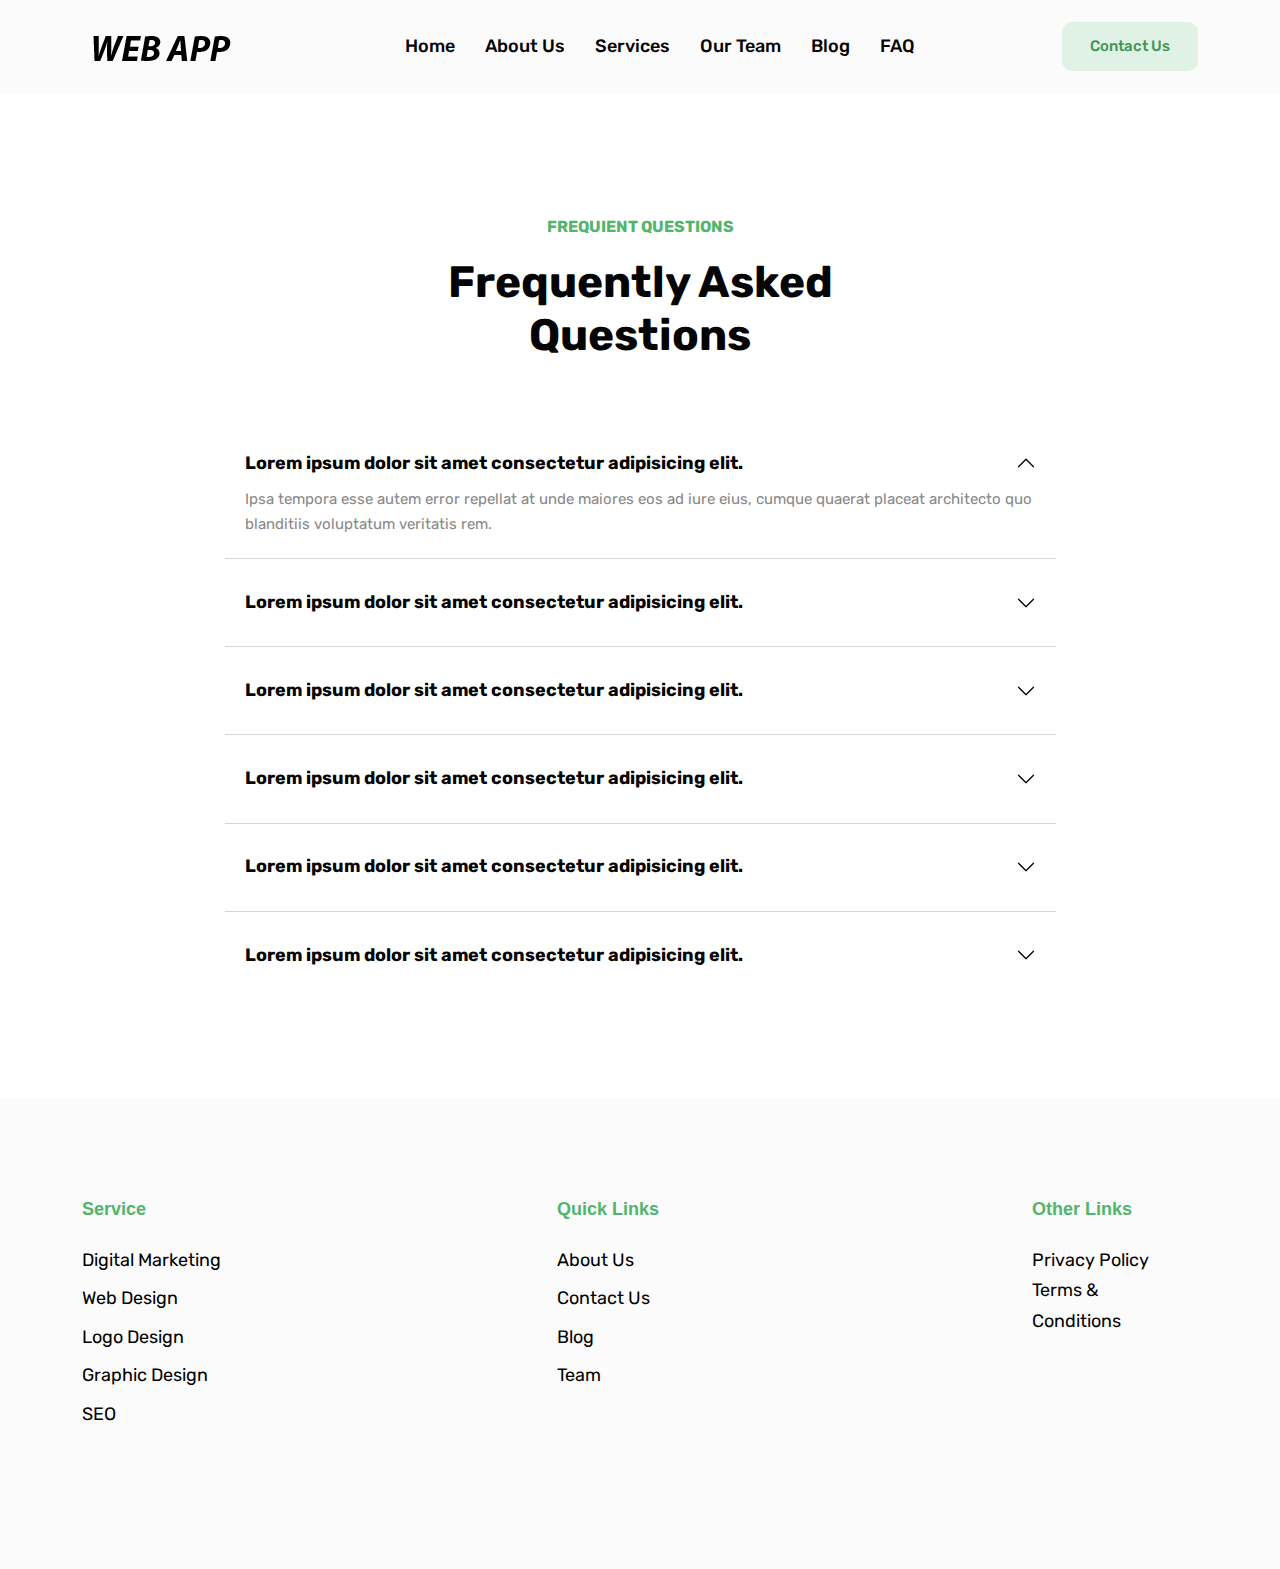
<file: pert3/template/faq.html>
<!DOCTYPE html>

<html lang="en-us">

<head>
	<meta charset="utf-8">
	<title>Livewire and filament</title>
	<meta name="viewport" content="width=device-width, initial-scale=1, maximum-scale=5">
	<meta name="description" content="This is meta description">
	<meta name="author" content="Themefisher">
	<link rel="shortcut icon" href="images/favicon.png" type="image/x-icon">
	<link rel="icon" href="images/favicon.png" type="image/x-icon">

	<!-- # Google Fonts -->
	<link rel="preconnect" href="https://fonts.googleapis.com">
	<link rel="preconnect" href="https://fonts.gstatic.com" crossorigin>
	<link href="https://fonts.googleapis.com/css2?family=Rubik:wght@400;500;700&display=swap" rel="stylesheet">

	<!-- # CSS Plugins -->
	<link rel="stylesheet" href="plugins/slick/slick.css">
	<link rel="stylesheet" href="plugins/font-awesome/fontawesome.min.css">
	<link rel="stylesheet" href="plugins/font-awesome/brands.css">
	<link rel="stylesheet" href="plugins/font-awesome/solid.css">

	<!-- # Main Style Sheet -->
	<link rel="stylesheet" href="css/style.css">
</head>

<body>

<!-- navigation -->
<header class="navigation bg-tertiary">
	<nav class="navbar navbar-expand-xl navbar-light text-center py-3">
		<div class="container">
			<a class="navbar-brand" href="index.html">
				<img loading="prelaod" decoding="async" class="img-fluid" width="160" src="images/logo.png" alt="Wallet">
			</a>
			<button class="navbar-toggler" type="button" data-bs-toggle="collapse" data-bs-target="#navbarSupportedContent" aria-controls="navbarSupportedContent" aria-expanded="false" aria-label="Toggle navigation"> <span class="navbar-toggler-icon"></span>
			</button>
			<div class="collapse navbar-collapse" id="navbarSupportedContent">
				<ul class="navbar-nav m-auto mb-2 mb-lg-0">
					<li class="nav-item"> <a class="nav-link" href="index.html">Home</a></li>
					<li class="nav-item "> <a class="nav-link" href="about.html">About Us</a></li>
					<li class="nav-item "> <a class="nav-link" href="services.html">Services</a></li>
					<li class="nav-item "> <a class="nav-link" href="team.html">Our Team</a></li>
					<li class="nav-item "><a class="nav-link " href="blog.html">Blog</a></li>
					<li class="nav-item "><a class="nav-link " href="faq.html">FAQ</a></li>
				</ul>
				<a href="#!" class="btn btn-outline-primary">Contact Us</a>				
			</div>
		</div>
	</nav>
</header>
<!-- /navigation -->

<div class="modal applyLoanModal fade" id="applyLoan" tabindex="-1" aria-labelledby="applyLoanLabel" aria-hidden="true">
  <div class="modal-dialog modal-dialog-centered">
    <div class="modal-content">
      <div class="modal-header border-bottom-0">
        <h4 class="modal-title" id="exampleModalLabel">How much do you need?</h4>
        <button type="button" class="btn-close" data-bs-dismiss="modal" aria-label="Close"></button>
      </div>
      <div class="modal-body">
        <form action="#!" method="post">
          <div class="row">
            <div class="col-lg-6 mb-4 pb-2">
              <div class="form-group">
                <label for="loan_amount" class="form-label">Amount</label>
                <input type="number" class="form-control shadow-none" id="loan_amount" placeholder="ex: 25000">
              </div>
            </div>
            <div class="col-lg-6 mb-4 pb-2">
              <div class="form-group">
                <label for="loan_how_long_for" class="form-label">How long for?</label>
                <input type="number" class="form-control shadow-none" id="loan_how_long_for" placeholder="ex: 12">
              </div>
            </div>
            <div class="col-lg-12 mb-4 pb-2">
              <div class="form-group">
                <label for="loan_repayment" class="form-label">Repayment</label>
                <input type="number" class="form-control shadow-none" id="loan_repayment" disabled>
              </div>
            </div>
            <div class="col-lg-6 mb-4 pb-2">
              <div class="form-group">
                <label for="loan_full_name" class="form-label">Full Name</label>
                <input type="text" class="form-control shadow-none" id="loan_full_name">
              </div>
            </div>
            <div class="col-lg-6 mb-4 pb-2">
              <div class="form-group">
                <label for="loan_email_address" class="form-label">Email address</label>
                <input type="email" class="form-control shadow-none" id="loan_email_address">
              </div>
            </div>
            <div class="col-lg-12">
              <button type="submit" class="btn btn-primary w-100">Get Your Loan Now</button>
            </div>
          </div>
        </form>
      </div>
    </div>
  </div>
</div>

<section class="section">
  <div class="container">
    <div class="row justify-content-center mb-5">
      <div class="col-lg-6">
        <div class="section-title text-center">
          <p class="text-primary text-uppercase fw-bold mb-3">Frequient Questions</p>
          <h1>Frequently Asked Questions</h1>
        </div>
      </div>
    </div>
    <div class="row justify-content-center">
      <div class="col-lg-9">
        <div class="accordion accordion-border-bottom" id="accordionFAQ">
          <div class="accordion-item">
            <h2 class="accordion-header accordion-button h5 border-0 active"
              id="heading-ebd23e34fd2ed58299b32c03c521feb0b02f19d9" type="button" data-bs-toggle="collapse"
              data-bs-target="#collapse-ebd23e34fd2ed58299b32c03c521feb0b02f19d9" aria-expanded="true"
              aria-controls="collapse-ebd23e34fd2ed58299b32c03c521feb0b02f19d9">
			  Lorem ipsum dolor sit amet consectetur adipisicing elit. 
            </h2>
            <div id="collapse-ebd23e34fd2ed58299b32c03c521feb0b02f19d9"
              class="accordion-collapse collapse border-0 show"
              aria-labelledby="heading-ebd23e34fd2ed58299b32c03c521feb0b02f19d9" data-bs-parent="#accordionFAQ">
              <div class="accordion-body py-0 content">Ipsa tempora esse autem error repellat at unde maiores eos ad iure eius, cumque quaerat placeat architecto quo blanditiis voluptatum veritatis rem.</div>
            </div>
          </div>
          <div class="accordion-item">
            <h2 class="accordion-header accordion-button h5 border-0 "
              id="heading-a443e01b4db47b3f4a1267e10594576d52730ec1" type="button" data-bs-toggle="collapse"
              data-bs-target="#collapse-a443e01b4db47b3f4a1267e10594576d52730ec1" aria-expanded="false"
              aria-controls="collapse-a443e01b4db47b3f4a1267e10594576d52730ec1">Lorem ipsum dolor sit amet consectetur adipisicing elit. 
            </h2>
            <div id="collapse-a443e01b4db47b3f4a1267e10594576d52730ec1" class="accordion-collapse collapse border-0 "
              aria-labelledby="heading-a443e01b4db47b3f4a1267e10594576d52730ec1" data-bs-parent="#accordionFAQ">
              <div class="accordion-body py-0 content">Ipsa tempora esse autem error repellat at unde maiores eos ad iure eius, cumque quaerat placeat architecto quo blanditiis voluptatum veritatis rem.</div>
            </div>
          </div>
          <div class="accordion-item">
            <h2 class="accordion-header accordion-button h5 border-0 "
              id="heading-4b82be4be873c8ad699fa97049523ac86b67a8bd" type="button" data-bs-toggle="collapse"
              data-bs-target="#collapse-4b82be4be873c8ad699fa97049523ac86b67a8bd" aria-expanded="false"
              aria-controls="collapse-4b82be4be873c8ad699fa97049523ac86b67a8bd">Lorem ipsum dolor sit amet consectetur adipisicing elit. 
            </h2>
            <div id="collapse-4b82be4be873c8ad699fa97049523ac86b67a8bd" class="accordion-collapse collapse border-0 "
              aria-labelledby="heading-4b82be4be873c8ad699fa97049523ac86b67a8bd" data-bs-parent="#accordionFAQ">
              <div class="accordion-body py-0 content">Ipsa tempora esse autem error repellat at unde maiores eos ad iure eius, cumque quaerat placeat architecto quo blanditiis voluptatum veritatis rem.</div>
            </div>
          </div>
          <div class="accordion-item">
            <h2 class="accordion-header accordion-button h5 border-0 "
              id="heading-3e13e9676a9cd6a6f8bfbe6e1e9fc0881ef247b3" type="button" data-bs-toggle="collapse"
              data-bs-target="#collapse-3e13e9676a9cd6a6f8bfbe6e1e9fc0881ef247b3" aria-expanded="false"
              aria-controls="collapse-3e13e9676a9cd6a6f8bfbe6e1e9fc0881ef247b3">Lorem ipsum dolor sit amet consectetur adipisicing elit. 
            </h2>
            <div id="collapse-3e13e9676a9cd6a6f8bfbe6e1e9fc0881ef247b3" class="accordion-collapse collapse border-0 "
              aria-labelledby="heading-3e13e9676a9cd6a6f8bfbe6e1e9fc0881ef247b3" data-bs-parent="#accordionFAQ">
              <div class="accordion-body py-0 content">Ipsa tempora esse autem error repellat at unde maiores eos ad iure eius, cumque quaerat placeat architecto quo blanditiis voluptatum veritatis rem.</div>
            </div>
          </div>
          <div class="accordion-item">
            <h2 class="accordion-header accordion-button h5 border-0 "
              id="heading-0c2f829793a1f0562fea97120357dd2d43319164" type="button" data-bs-toggle="collapse"
              data-bs-target="#collapse-0c2f829793a1f0562fea97120357dd2d43319164" aria-expanded="false"
              aria-controls="collapse-0c2f829793a1f0562fea97120357dd2d43319164">Lorem ipsum dolor sit amet consectetur adipisicing elit. 
            </h2>
            <div id="collapse-0c2f829793a1f0562fea97120357dd2d43319164" class="accordion-collapse collapse border-0 "
              aria-labelledby="heading-0c2f829793a1f0562fea97120357dd2d43319164" data-bs-parent="#accordionFAQ">
              <div class="accordion-body py-0 content">Ipsa tempora esse autem error repellat at unde maiores eos ad iure eius, cumque quaerat placeat architecto quo blanditiis voluptatum veritatis rem.</div>
            </div>
          </div>
          <div class="accordion-item">
            <h2 class="accordion-header accordion-button h5 border-0 "
              id="heading-8fe6730e26db16f15763887c30a614caa075f518" type="button" data-bs-toggle="collapse"
              data-bs-target="#collapse-8fe6730e26db16f15763887c30a614caa075f518" aria-expanded="false"
              aria-controls="collapse-8fe6730e26db16f15763887c30a614caa075f518">Lorem ipsum dolor sit amet consectetur adipisicing elit. 
            </h2>
            <div id="collapse-8fe6730e26db16f15763887c30a614caa075f518" class="accordion-collapse collapse border-0 "
              aria-labelledby="heading-8fe6730e26db16f15763887c30a614caa075f518" data-bs-parent="#accordionFAQ">
              <div class="accordion-body py-0 content">Ipsa tempora esse autem error repellat at unde maiores eos ad iure eius, cumque quaerat placeat architecto quo blanditiis voluptatum veritatis rem.</div>
            </div>
          </div>
        </div>
      </div>
    </div>
  </div>
</section>


<footer class="section-sm bg-tertiary">
	<div class="container">
		<div class="row justify-content-between">
			<div class="col-lg-2 col-md-4 col-6 mb-4">
				<div class="footer-widget">
					<h5 class="mb-4 text-primary font-secondary">Service</h5>
					<ul class="list-unstyled">
						<li class="mb-2"><a href="service-details.html">Digital Marketing</a>
						</li>
						<li class="mb-2"><a href="service-details.html">Web Design</a>
						</li>
						<li class="mb-2"><a href="service-details.html">Logo Design</a>
						</li>
						<li class="mb-2"><a href="service-details.html">Graphic Design</a>
						</li>
						<li class="mb-2"><a href="service-details.html">SEO</a>
						</li>
					</ul>
				</div>
			</div>
			<div class="col-lg-2 col-md-4 col-6 mb-4">
				<div class="footer-widget">
					<h5 class="mb-4 text-primary font-secondary">Quick Links</h5>
					<ul class="list-unstyled">
						<li class="mb-2"><a href="#!">About Us</a>
						</li>
						<li class="mb-2"><a href="#!">Contact Us</a>
						</li>
						<li class="mb-2"><a href="#!">Blog</a>
						</li>
						<li class="mb-2"><a href="#!">Team</a>
						</li>
					</ul>
				</div>
			</div>
			<div class="col-lg-2 col-md-4 col-6 mb-4">
				<div class="footer-widget">
					<h5 class="mb-4 text-primary font-secondary">Other Links</h5>
					<ul class="list-unstyled">
						<li class="list-inline-item me-4"><a class="text-black" href="privacy-policy.html">Privacy Policy</a>
                        </li>
						<li class="list-inline-item me-4"><a class="text-black" href="terms.html">Terms &amp; Conditions</a>
                        </li>
					</ul>
				</div>
			</div>			
		</div>
		
	</div>
</footer>


<!-- # JS Plugins -->
<script src="plugins/jquery/jquery.min.js"></script>
<script src="plugins/bootstrap/bootstrap.min.js"></script>

<!-- Main Script -->
<script src="js/script.js"></script>

</body>
</html>
</file>
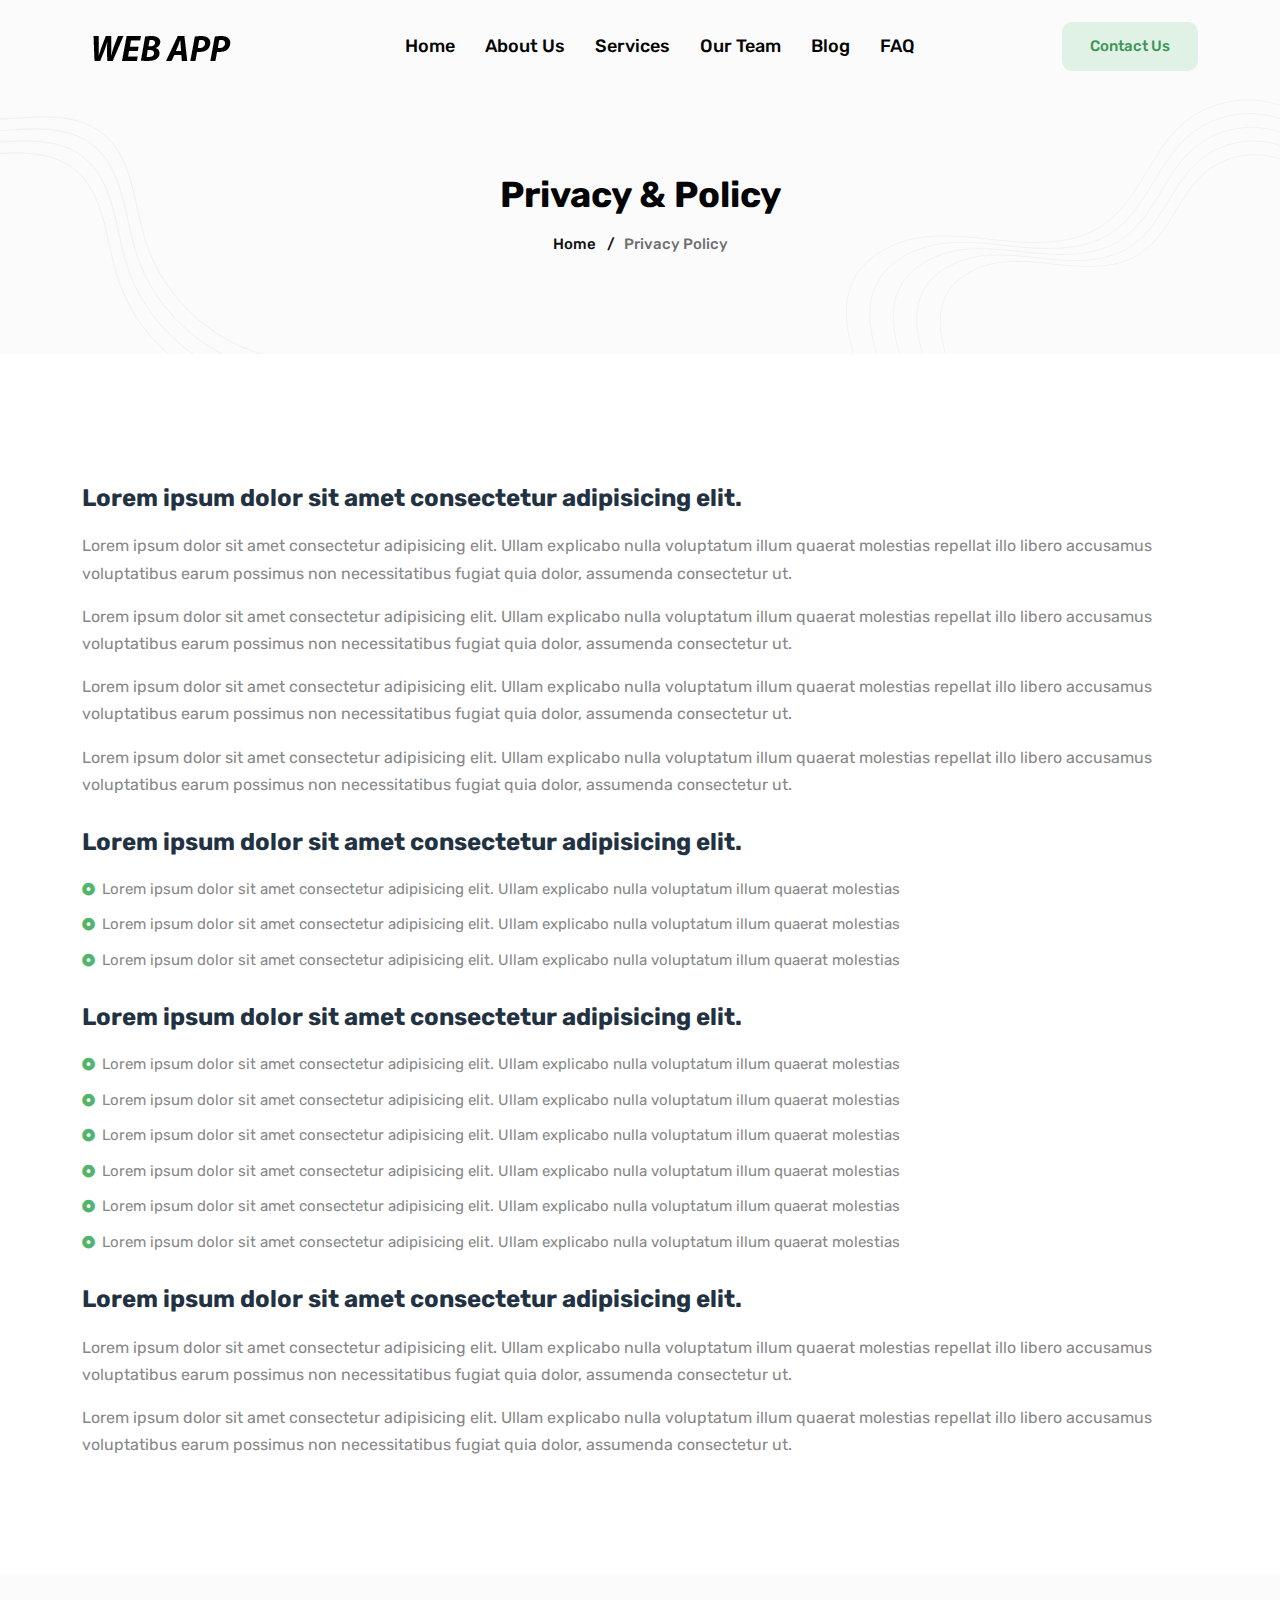
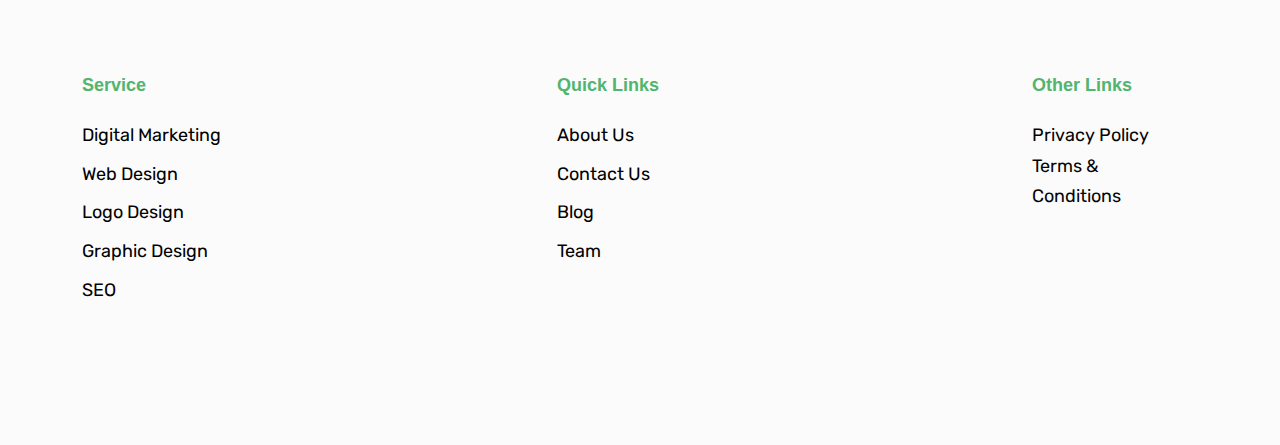
<file: pert3/template/privacy-policy.html>
<!DOCTYPE html>

<html lang="en-us">

<head>
	<meta charset="utf-8">
	<title>Livewire and filament</title>
	<meta name="viewport" content="width=device-width, initial-scale=1, maximum-scale=5">
	<meta name="description" content="This is meta description">
	<meta name="author" content="Themefisher">
	<link rel="shortcut icon" href="images/favicon.png" type="image/x-icon">
	<link rel="icon" href="images/favicon.png" type="image/x-icon">

	<!-- # Google Fonts -->
	<link rel="preconnect" href="https://fonts.googleapis.com">
	<link rel="preconnect" href="https://fonts.gstatic.com" crossorigin>
	<link href="https://fonts.googleapis.com/css2?family=Rubik:wght@400;500;700&display=swap" rel="stylesheet">

	<!-- # CSS Plugins -->
	<link rel="stylesheet" href="plugins/slick/slick.css">
	<link rel="stylesheet" href="plugins/font-awesome/fontawesome.min.css">
	<link rel="stylesheet" href="plugins/font-awesome/brands.css">
	<link rel="stylesheet" href="plugins/font-awesome/solid.css">

	<!-- # Main Style Sheet -->
	<link rel="stylesheet" href="css/style.css">
</head>

<body>

<!-- navigation -->
<header class="navigation bg-tertiary">
	<nav class="navbar navbar-expand-xl navbar-light text-center py-3">
		<div class="container">
			<a class="navbar-brand" href="index.html">
				<img loading="prelaod" decoding="async" class="img-fluid" width="160" src="images/logo.png" alt="Wallet">
			</a>
			<button class="navbar-toggler" type="button" data-bs-toggle="collapse" data-bs-target="#navbarSupportedContent" aria-controls="navbarSupportedContent" aria-expanded="false" aria-label="Toggle navigation"> <span class="navbar-toggler-icon"></span>
			</button>
			<div class="collapse navbar-collapse" id="navbarSupportedContent">
				<ul class="navbar-nav m-auto mb-2 mb-lg-0">
					<li class="nav-item"> <a class="nav-link" href="index.html">Home</a></li>
					<li class="nav-item "> <a class="nav-link" href="about.html">About Us</a></li>
					<li class="nav-item "> <a class="nav-link" href="services.html">Services</a></li>
					<li class="nav-item "> <a class="nav-link" href="team.html">Our Team</a></li>
					<li class="nav-item "><a class="nav-link " href="blog.html">Blog</a></li>
					<li class="nav-item "><a class="nav-link " href="faq.html">FAQ</a></li>
				</ul>
				<a href="#!" class="btn btn-outline-primary">Contact Us</a>				
			</div>
		</div>
	</nav>
</header>
<!-- /navigation -->

<section class="page-header bg-tertiary">
  <div class="container">
    <div class="row">
      <div class="col-8 mx-auto text-center">
        <h2 class="mb-3 text-capitalize">Privacy &amp; Policy</h2>
        <ul class="list-inline breadcrumbs text-capitalize" style="font-weight:500">
          <li class="list-inline-item"><a href="index.html">Home</a>
          </li>
          <li class="list-inline-item">/ &nbsp; <a href="privacy-policy.html">Privacy Policy</a>
          </li>
        </ul>
      </div>
    </div>
  </div>
  <div class="has-shapes">
    <svg class="shape shape-left text-light" viewBox="0 0 192 752" fill="none" xmlns="http://www.w3.org/2000/svg">
      <path
        d="M-30.883 0C-41.3436 36.4248 -22.7145 75.8085 4.29154 102.398C31.2976 128.987 65.8677 146.199 97.6457 166.87C129.424 187.542 160.139 213.902 172.162 249.847C193.542 313.799 149.886 378.897 129.069 443.036C97.5623 540.079 122.109 653.229 191 728.495"
        stroke="currentColor" stroke-miterlimit="10" />
      <path
        d="M-55.5959 7.52271C-66.0565 43.9475 -47.4274 83.3312 -20.4214 109.92C6.58466 136.51 41.1549 153.722 72.9328 174.393C104.711 195.064 135.426 221.425 147.449 257.37C168.829 321.322 125.174 386.42 104.356 450.559C72.8494 547.601 97.3965 660.752 166.287 736.018"
        stroke="currentColor" stroke-miterlimit="10" />
      <path
        d="M-80.3302 15.0449C-90.7909 51.4697 -72.1617 90.8535 -45.1557 117.443C-18.1497 144.032 16.4205 161.244 48.1984 181.915C79.9763 202.587 110.691 228.947 122.715 264.892C144.095 328.844 100.439 393.942 79.622 458.081C48.115 555.123 72.6622 668.274 141.552 743.54"
        stroke="currentColor" stroke-miterlimit="10" />
      <path
        d="M-105.045 22.5676C-115.506 58.9924 -96.8766 98.3762 -69.8706 124.965C-42.8646 151.555 -8.29436 168.767 23.4835 189.438C55.2615 210.109 85.9766 236.469 98.0001 272.415C119.38 336.367 75.7243 401.464 54.9072 465.604C23.4002 562.646 47.9473 675.796 116.838 751.063"
        stroke="currentColor" stroke-miterlimit="10" />
    </svg>
    <svg class="shape shape-right text-light" viewBox="0 0 731 746" fill="none" xmlns="http://www.w3.org/2000/svg">
      <path
        d="M12.1794 745.14C1.80036 707.275 -5.75764 666.015 8.73984 629.537C27.748 581.745 80.4729 554.968 131.538 548.843C182.604 542.703 234.032 552.841 285.323 556.748C336.615 560.64 391.543 557.276 433.828 527.964C492.452 487.323 511.701 408.123 564.607 360.255C608.718 320.353 675.307 307.183 731.29 327.323"
        stroke="currentColor" stroke-miterlimit="10" />
      <path
        d="M51.0253 745.14C41.2045 709.326 34.0538 670.284 47.7668 635.783C65.7491 590.571 115.623 565.242 163.928 559.449C212.248 553.641 260.884 563.235 309.4 566.931C357.916 570.627 409.887 567.429 449.879 539.701C505.35 501.247 523.543 426.331 573.598 381.059C615.326 343.314 678.324 330.853 731.275 349.906"
        stroke="currentColor" stroke-miterlimit="10" />
      <path
        d="M89.8715 745.14C80.6239 711.363 73.8654 674.568 86.8091 642.028C103.766 599.396 150.788 575.515 196.347 570.054C241.906 564.578 287.767 573.629 333.523 577.099C379.278 580.584 428.277 577.567 465.976 551.423C518.279 515.172 535.431 444.525 582.62 401.832C621.964 366.229 681.356 354.493 731.291 372.46"
        stroke="currentColor" stroke-miterlimit="10" />
      <path
        d="M128.718 745.14C120.029 713.414 113.678 678.838 125.837 648.274C141.768 608.221 185.939 585.788 228.737 580.659C271.536 575.515 314.621 584.008 357.6 587.282C400.58 590.556 446.607 587.719 482.028 563.16C531.163 529.111 547.275 462.733 591.612 422.635C628.572 389.19 684.375 378.162 731.276 395.043"
        stroke="currentColor" stroke-miterlimit="10" />
      <path
        d="M167.564 745.14C159.432 715.451 153.504 683.107 164.863 654.519C179.753 617.046 221.088 596.062 261.126 591.265C301.164 586.452 341.473 594.402 381.677 597.465C421.88 600.527 464.95 597.872 498.094 574.896C544.061 543.035 559.146 480.942 600.617 443.423C635.194 412.135 687.406 401.817 731.276 417.612"
        stroke="currentColor" stroke-miterlimit="10" />
      <path
        d="M817.266 289.466C813.108 259.989 787.151 237.697 759.261 227.271C731.372 216.846 701.077 215.553 671.666 210.904C642.254 206.24 611.795 197.156 591.664 175.224C555.853 136.189 566.345 75.5336 560.763 22.8649C552.302 -56.8256 498.487 -130.133 425 -162.081"
        stroke="currentColor" stroke-miterlimit="10" />
      <path
        d="M832.584 276.159C828.427 246.683 802.469 224.391 774.58 213.965C746.69 203.539 716.395 202.246 686.984 197.598C657.573 192.934 627.114 183.85 606.982 161.918C571.172 122.883 581.663 62.2275 576.082 9.55873C567.62 -70.1318 513.806 -143.439 440.318 -175.387"
        stroke="currentColor" stroke-miterlimit="10" />
      <path
        d="M847.904 262.853C843.747 233.376 817.789 211.084 789.9 200.659C762.011 190.233 731.716 188.94 702.304 184.292C672.893 179.627 642.434 170.544 622.303 148.612C586.492 109.577 596.983 48.9211 591.402 -3.74766C582.94 -83.4382 529.126 -156.746 455.638 -188.694"
        stroke="currentColor" stroke-miterlimit="10" />
      <path
        d="M863.24 249.547C859.083 220.07 833.125 197.778 805.236 187.353C777.347 176.927 747.051 175.634 717.64 170.986C688.229 166.321 657.77 157.237 637.639 135.306C601.828 96.2707 612.319 35.6149 606.738 -17.0538C598.276 -96.7443 544.462 -170.052 470.974 -202"
        stroke="currentColor" stroke-miterlimit="10" />
    </svg>
  </div>
</section>

<section class="section-sm">
  <div class="container">
    <div class="row">
      <div class="col-lg-12 mx-auto">
        <div class="content">
          <h3 id="application-processing">Lorem ipsum dolor sit amet consectetur adipisicing elit.</h3>
          <p>Lorem ipsum dolor sit amet consectetur adipisicing elit. Ullam explicabo nulla voluptatum illum quaerat molestias repellat illo libero accusamus voluptatibus earum possimus non necessitatibus fugiat quia dolor, assumenda consectetur ut.</p>

          <p>Lorem ipsum dolor sit amet consectetur adipisicing elit. Ullam explicabo nulla voluptatum illum quaerat molestias repellat illo libero accusamus voluptatibus earum possimus non necessitatibus fugiat quia dolor, assumenda consectetur ut.</p>

          <p>Lorem ipsum dolor sit amet consectetur adipisicing elit. Ullam explicabo nulla voluptatum illum quaerat molestias repellat illo libero accusamus voluptatibus earum possimus non necessitatibus fugiat quia dolor, assumenda consectetur ut.</p>

          <p>Lorem ipsum dolor sit amet consectetur adipisicing elit. Ullam explicabo nulla voluptatum illum quaerat molestias repellat illo libero accusamus voluptatibus earum possimus non necessitatibus fugiat quia dolor, assumenda consectetur ut.</p>
          <h3 id="intellectual-property-rights">Lorem ipsum dolor sit amet consectetur adipisicing elit.</h3>
          <ul>
            <li>Lorem ipsum dolor sit amet consectetur adipisicing elit. Ullam explicabo nulla voluptatum illum quaerat molestias</li>
            <li>Lorem ipsum dolor sit amet consectetur adipisicing elit. Ullam explicabo nulla voluptatum illum quaerat molestias</li>
            <li>Lorem ipsum dolor sit amet consectetur adipisicing elit. Ullam explicabo nulla voluptatum illum quaerat molestias</li>
            
          </ul>
          <h3 id="intellectual-property-rights">Lorem ipsum dolor sit amet consectetur adipisicing elit.</h3>
          <ul>
            <li>Lorem ipsum dolor sit amet consectetur adipisicing elit. Ullam explicabo nulla voluptatum illum quaerat molestias</li>
            <li>Lorem ipsum dolor sit amet consectetur adipisicing elit. Ullam explicabo nulla voluptatum illum quaerat molestias</li>
            <li>Lorem ipsum dolor sit amet consectetur adipisicing elit. Ullam explicabo nulla voluptatum illum quaerat molestias</li>
            <li>Lorem ipsum dolor sit amet consectetur adipisicing elit. Ullam explicabo nulla voluptatum illum quaerat molestias</li>
            <li>Lorem ipsum dolor sit amet consectetur adipisicing elit. Ullam explicabo nulla voluptatum illum quaerat molestias</li>
            <li>Lorem ipsum dolor sit amet consectetur adipisicing elit. Ullam explicabo nulla voluptatum illum quaerat molestias</li>
            
          </ul>

          <h3 id="application-processing">Lorem ipsum dolor sit amet consectetur adipisicing elit.</h3>
          <p>Lorem ipsum dolor sit amet consectetur adipisicing elit. Ullam explicabo nulla voluptatum illum quaerat molestias repellat illo libero accusamus voluptatibus earum possimus non necessitatibus fugiat quia dolor, assumenda consectetur ut.</p>

          <p>Lorem ipsum dolor sit amet consectetur adipisicing elit. Ullam explicabo nulla voluptatum illum quaerat molestias repellat illo libero accusamus voluptatibus earum possimus non necessitatibus fugiat quia dolor, assumenda consectetur ut.</p>

          
        </div>
      </div>
    </div>
  </div>
</section>


<footer class="section-sm bg-tertiary">
	<div class="container">
		<div class="row justify-content-between">
			<div class="col-lg-2 col-md-4 col-6 mb-4">
				<div class="footer-widget">
					<h5 class="mb-4 text-primary font-secondary">Service</h5>
					<ul class="list-unstyled">
						<li class="mb-2"><a href="service-details.html">Digital Marketing</a>
						</li>
						<li class="mb-2"><a href="service-details.html">Web Design</a>
						</li>
						<li class="mb-2"><a href="service-details.html">Logo Design</a>
						</li>
						<li class="mb-2"><a href="service-details.html">Graphic Design</a>
						</li>
						<li class="mb-2"><a href="service-details.html">SEO</a>
						</li>
					</ul>
				</div>
			</div>
			<div class="col-lg-2 col-md-4 col-6 mb-4">
				<div class="footer-widget">
					<h5 class="mb-4 text-primary font-secondary">Quick Links</h5>
					<ul class="list-unstyled">
						<li class="mb-2"><a href="#!">About Us</a>
						</li>
						<li class="mb-2"><a href="#!">Contact Us</a>
						</li>
						<li class="mb-2"><a href="#!">Blog</a>
						</li>
						<li class="mb-2"><a href="#!">Team</a>
						</li>
					</ul>
				</div>
			</div>
			<div class="col-lg-2 col-md-4 col-6 mb-4">
				<div class="footer-widget">
					<h5 class="mb-4 text-primary font-secondary">Other Links</h5>
					<ul class="list-unstyled">
						<li class="list-inline-item me-4"><a class="text-black" href="privacy-policy.html">Privacy Policy</a></li>
						<li class="list-inline-item me-4"><a class="text-black" href="terms.html">Terms &amp; Conditions</a></li>
					</ul>
				</div>
			</div>			
		</div>
		
	</div>
</footer>


<!-- # JS Plugins -->
<script src="plugins/jquery/jquery.min.js"></script>
<script src="plugins/bootstrap/bootstrap.min.js"></script>

<!-- Main Script -->
<script src="js/script.js"></script>

</body>
</html>
</file>
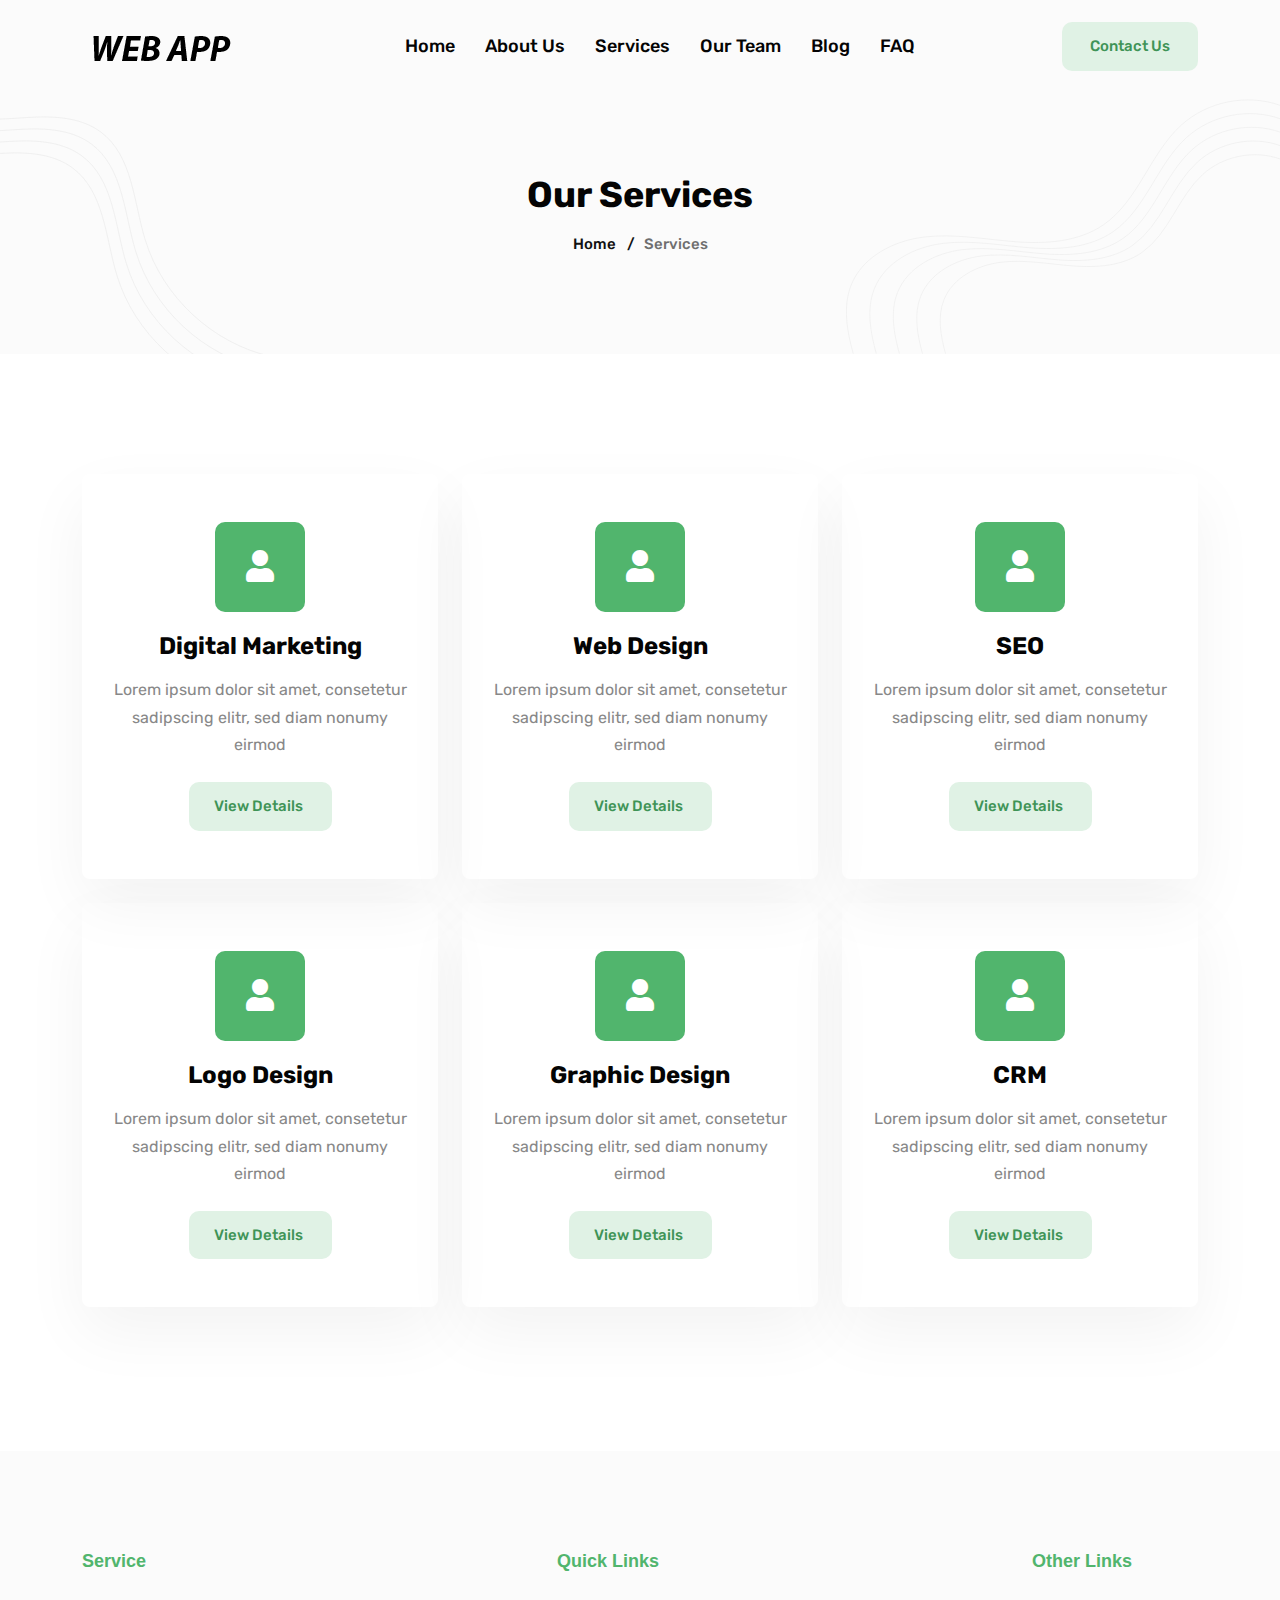
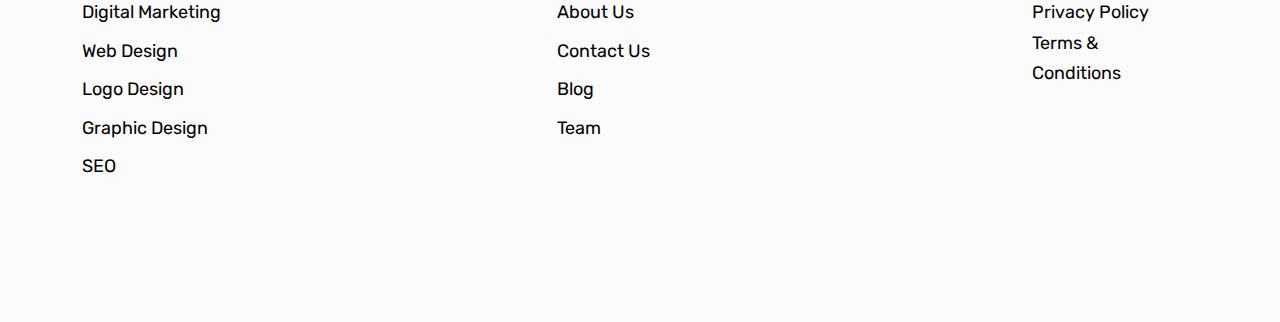
<file: pert3/template/services.html>
<!DOCTYPE html>

<html lang="en-us">

<head>
	<meta charset="utf-8">
	<title>Livewire and filament</title>
	<meta name="viewport" content="width=device-width, initial-scale=1, maximum-scale=5">
	<meta name="description" content="This is meta description">
	<meta name="author" content="Themefisher">
	<link rel="shortcut icon" href="images/favicon.png" type="image/x-icon">
	<link rel="icon" href="images/favicon.png" type="image/x-icon">

	<!-- # Google Fonts -->
	<link rel="preconnect" href="https://fonts.googleapis.com">
	<link rel="preconnect" href="https://fonts.gstatic.com" crossorigin>
	<link href="https://fonts.googleapis.com/css2?family=Rubik:wght@400;500;700&display=swap" rel="stylesheet">

	<!-- # CSS Plugins -->
	<link rel="stylesheet" href="plugins/slick/slick.css">
	<link rel="stylesheet" href="plugins/font-awesome/fontawesome.min.css">
	<link rel="stylesheet" href="plugins/font-awesome/brands.css">
	<link rel="stylesheet" href="plugins/font-awesome/solid.css">

	<!-- # Main Style Sheet -->
	<link rel="stylesheet" href="css/style.css">
</head>

<body>

<!-- navigation -->
<header class="navigation bg-tertiary">
	<nav class="navbar navbar-expand-xl navbar-light text-center py-3">
		<div class="container">
			<a class="navbar-brand" href="index.html">
				<img loading="prelaod" decoding="async" class="img-fluid" width="160" src="images/logo.png" alt="Wallet">
			</a>
			<button class="navbar-toggler" type="button" data-bs-toggle="collapse" data-bs-target="#navbarSupportedContent" aria-controls="navbarSupportedContent" aria-expanded="false" aria-label="Toggle navigation"> <span class="navbar-toggler-icon"></span>
			</button>
			<div class="collapse navbar-collapse" id="navbarSupportedContent">
				<ul class="navbar-nav m-auto mb-2 mb-lg-0">
					<li class="nav-item"> <a class="nav-link" href="index.html">Home</a></li>
					<li class="nav-item "> <a class="nav-link" href="about.html">About Us</a></li>
					<li class="nav-item "> <a class="nav-link" href="services.html">Services</a></li>
					<li class="nav-item "> <a class="nav-link" href="team.html">Our Team</a></li>
					<li class="nav-item "><a class="nav-link " href="blog.html">Blog</a></li>
					<li class="nav-item "><a class="nav-link " href="faq.html">FAQ</a></li>
				</ul>
				<a href="#!" class="btn btn-outline-primary">Contact Us</a>				
			</div>
		</div>
	</nav>
</header>
<!-- /navigation -->

<section class="page-header bg-tertiary">
	<div class="container">
		<div class="row">
			<div class="col-8 mx-auto text-center">
				<h2 class="mb-3 text-capitalize">Our Services</h2>
				<ul class="list-inline breadcrumbs text-capitalize" style="font-weight:500">
					<li class="list-inline-item"><a href="index.html">Home</a>
					</li>
					<li class="list-inline-item">/ &nbsp; <a href="services.html">Services</a>
					</li>
				</ul>
			</div>
		</div>
	</div>
	<div class="has-shapes">
		<svg class="shape shape-left text-light" viewBox="0 0 192 752" fill="none" xmlns="http://www.w3.org/2000/svg">
			<path d="M-30.883 0C-41.3436 36.4248 -22.7145 75.8085 4.29154 102.398C31.2976 128.987 65.8677 146.199 97.6457 166.87C129.424 187.542 160.139 213.902 172.162 249.847C193.542 313.799 149.886 378.897 129.069 443.036C97.5623 540.079 122.109 653.229 191 728.495" stroke="currentColor" stroke-miterlimit="10" />
			<path d="M-55.5959 7.52271C-66.0565 43.9475 -47.4274 83.3312 -20.4214 109.92C6.58466 136.51 41.1549 153.722 72.9328 174.393C104.711 195.064 135.426 221.425 147.449 257.37C168.829 321.322 125.174 386.42 104.356 450.559C72.8494 547.601 97.3965 660.752 166.287 736.018" stroke="currentColor" stroke-miterlimit="10" />
			<path d="M-80.3302 15.0449C-90.7909 51.4697 -72.1617 90.8535 -45.1557 117.443C-18.1497 144.032 16.4205 161.244 48.1984 181.915C79.9763 202.587 110.691 228.947 122.715 264.892C144.095 328.844 100.439 393.942 79.622 458.081C48.115 555.123 72.6622 668.274 141.552 743.54" stroke="currentColor" stroke-miterlimit="10" />
			<path d="M-105.045 22.5676C-115.506 58.9924 -96.8766 98.3762 -69.8706 124.965C-42.8646 151.555 -8.29436 168.767 23.4835 189.438C55.2615 210.109 85.9766 236.469 98.0001 272.415C119.38 336.367 75.7243 401.464 54.9072 465.604C23.4002 562.646 47.9473 675.796 116.838 751.063" stroke="currentColor" stroke-miterlimit="10" />
		</svg>
		<svg class="shape shape-right text-light" viewBox="0 0 731 746" fill="none" xmlns="http://www.w3.org/2000/svg">
			<path d="M12.1794 745.14C1.80036 707.275 -5.75764 666.015 8.73984 629.537C27.748 581.745 80.4729 554.968 131.538 548.843C182.604 542.703 234.032 552.841 285.323 556.748C336.615 560.64 391.543 557.276 433.828 527.964C492.452 487.323 511.701 408.123 564.607 360.255C608.718 320.353 675.307 307.183 731.29 327.323" stroke="currentColor" stroke-miterlimit="10" />
			<path d="M51.0253 745.14C41.2045 709.326 34.0538 670.284 47.7668 635.783C65.7491 590.571 115.623 565.242 163.928 559.449C212.248 553.641 260.884 563.235 309.4 566.931C357.916 570.627 409.887 567.429 449.879 539.701C505.35 501.247 523.543 426.331 573.598 381.059C615.326 343.314 678.324 330.853 731.275 349.906" stroke="currentColor" stroke-miterlimit="10" />
			<path d="M89.8715 745.14C80.6239 711.363 73.8654 674.568 86.8091 642.028C103.766 599.396 150.788 575.515 196.347 570.054C241.906 564.578 287.767 573.629 333.523 577.099C379.278 580.584 428.277 577.567 465.976 551.423C518.279 515.172 535.431 444.525 582.62 401.832C621.964 366.229 681.356 354.493 731.291 372.46" stroke="currentColor" stroke-miterlimit="10" />
			<path d="M128.718 745.14C120.029 713.414 113.678 678.838 125.837 648.274C141.768 608.221 185.939 585.788 228.737 580.659C271.536 575.515 314.621 584.008 357.6 587.282C400.58 590.556 446.607 587.719 482.028 563.16C531.163 529.111 547.275 462.733 591.612 422.635C628.572 389.19 684.375 378.162 731.276 395.043" stroke="currentColor" stroke-miterlimit="10" />
			<path d="M167.564 745.14C159.432 715.451 153.504 683.107 164.863 654.519C179.753 617.046 221.088 596.062 261.126 591.265C301.164 586.452 341.473 594.402 381.677 597.465C421.88 600.527 464.95 597.872 498.094 574.896C544.061 543.035 559.146 480.942 600.617 443.423C635.194 412.135 687.406 401.817 731.276 417.612" stroke="currentColor" stroke-miterlimit="10" />
			<path d="M817.266 289.466C813.108 259.989 787.151 237.697 759.261 227.271C731.372 216.846 701.077 215.553 671.666 210.904C642.254 206.24 611.795 197.156 591.664 175.224C555.853 136.189 566.345 75.5336 560.763 22.8649C552.302 -56.8256 498.487 -130.133 425 -162.081" stroke="currentColor" stroke-miterlimit="10" />
			<path d="M832.584 276.159C828.427 246.683 802.469 224.391 774.58 213.965C746.69 203.539 716.395 202.246 686.984 197.598C657.573 192.934 627.114 183.85 606.982 161.918C571.172 122.883 581.663 62.2275 576.082 9.55873C567.62 -70.1318 513.806 -143.439 440.318 -175.387" stroke="currentColor" stroke-miterlimit="10" />
			<path d="M847.904 262.853C843.747 233.376 817.789 211.084 789.9 200.659C762.011 190.233 731.716 188.94 702.304 184.292C672.893 179.627 642.434 170.544 622.303 148.612C586.492 109.577 596.983 48.9211 591.402 -3.74766C582.94 -83.4382 529.126 -156.746 455.638 -188.694" stroke="currentColor" stroke-miterlimit="10" />
			<path d="M863.24 249.547C859.083 220.07 833.125 197.778 805.236 187.353C777.347 176.927 747.051 175.634 717.64 170.986C688.229 166.321 657.77 157.237 637.639 135.306C601.828 96.2707 612.319 35.6149 606.738 -17.0538C598.276 -96.7443 544.462 -170.052 470.974 -202" stroke="currentColor" stroke-miterlimit="10" />
		</svg>
	</div>
</section>

<section class="section">
	<div class="container">
		<div class="row justify-content-center">
			<div class="icon-box-item text-center col-lg-4 col-md-6 mb-4">
				<div class="rounded shadow py-5 px-4">
					<div class="icon"> <i class="fas fa-user"></i>
					</div>
					<h3 class="mb-3">Digital Marketing</h3>
					<p class="mb-4">Lorem ipsum dolor sit amet, consetetur sadipscing elitr, sed diam nonumy eirmod</p> <a class="btn btn-sm btn-outline-primary" href="service-details.html">View Details <i class="las la-arrow-right ms-1"></i></a>
				</div>
			</div>
			<div class="icon-box-item text-center col-lg-4 col-md-6 mb-4">
				<div class="rounded shadow py-5 px-4">
					<div class="icon"> <i class="fas fa-user"></i>
					</div>
					<h3 class="mb-3">Web Design</h3>
					<p class="mb-4">Lorem ipsum dolor sit amet, consetetur sadipscing elitr, sed diam nonumy eirmod</p> <a class="btn btn-sm btn-outline-primary" href="service-details.html">View Details <i class="las la-arrow-right ms-1"></i></a>
				</div>
			</div>
			<div class="icon-box-item text-center col-lg-4 col-md-6 mb-4">
				<div class="rounded shadow py-5 px-4">
					<div class="icon"> <i class="fas fa-user"></i>
					</div>
					<h3 class="mb-3">SEO</h3>
					<p class="mb-4">Lorem ipsum dolor sit amet, consetetur sadipscing elitr, sed diam nonumy eirmod</p> <a class="btn btn-sm btn-outline-primary" href="service-details.html">View Details <i class="las la-arrow-right ms-1"></i></a>
				</div>
			</div>
			<div class="icon-box-item text-center col-lg-4 col-md-6 mb-4">
				<div class="rounded shadow py-5 px-4">
					<div class="icon"> <i class="fas fa-user"></i>
					</div>
					<h3 class="mb-3">Logo Design</h3>
					<p class="mb-4">Lorem ipsum dolor sit amet, consetetur sadipscing elitr, sed diam nonumy eirmod</p> <a class="btn btn-sm btn-outline-primary" href="service-details.html">View Details <i class="las la-arrow-right ms-1"></i></a>
				</div>
			</div>
			<div class="icon-box-item text-center col-lg-4 col-md-6 mb-4">
				<div class="rounded shadow py-5 px-4">
					<div class="icon"> <i class="fas fa-user"></i>
					</div>
					<h3 class="mb-3">Graphic Design</h3>
					<p class="mb-4">Lorem ipsum dolor sit amet, consetetur sadipscing elitr, sed diam nonumy eirmod</p> <a class="btn btn-sm btn-outline-primary" href="service-details.html">View Details <i class="las la-arrow-right ms-1"></i></a>
				</div>
			</div>
			<div class="icon-box-item text-center col-lg-4 col-md-6 mb-4">
				<div class="rounded shadow py-5 px-4">
					<div class="icon"> <i class="fas fa-user"></i>
					</div>
					<h3 class="mb-3">CRM</h3>
					<p class="mb-4">Lorem ipsum dolor sit amet, consetetur sadipscing elitr, sed diam nonumy eirmod</p> <a class="btn btn-sm btn-outline-primary" href="service-details.html">View Details <i class="las la-arrow-right ms-1"></i></a>
				</div>
			</div>
		</div>
	</div>
</section>


<footer class="section-sm bg-tertiary">
	<div class="container">
		<div class="row justify-content-between">
			<div class="col-lg-2 col-md-4 col-6 mb-4">
				<div class="footer-widget">
					<h5 class="mb-4 text-primary font-secondary">Service</h5>
					<ul class="list-unstyled">
						<li class="mb-2"><a href="service-details.html">Digital Marketing</a>
						</li>
						<li class="mb-2"><a href="service-details.html">Web Design</a>
						</li>
						<li class="mb-2"><a href="service-details.html">Logo Design</a>
						</li>
						<li class="mb-2"><a href="service-details.html">Graphic Design</a>
						</li>
						<li class="mb-2"><a href="service-details.html">SEO</a>
						</li>
					</ul>
				</div>
			</div>
			<div class="col-lg-2 col-md-4 col-6 mb-4">
				<div class="footer-widget">
					<h5 class="mb-4 text-primary font-secondary">Quick Links</h5>
					<ul class="list-unstyled">
						<li class="mb-2"><a href="#!">About Us</a>
						</li>
						<li class="mb-2"><a href="#!">Contact Us</a>
						</li>
						<li class="mb-2"><a href="#!">Blog</a>
						</li>
						<li class="mb-2"><a href="#!">Team</a>
						</li>
					</ul>
				</div>
			</div>
			<div class="col-lg-2 col-md-4 col-6 mb-4">
				<div class="footer-widget">
					<h5 class="mb-4 text-primary font-secondary">Other Links</h5>
					<ul class="list-unstyled">
						<li class="list-inline-item me-4"><a class="text-black" href="privacy-policy.html">Privacy Policy</a>
                        </li>
						<li class="list-inline-item me-4"><a class="text-black" href="terms.html">Terms &amp; Conditions</a>
                        </li>
					</ul>
				</div>
			</div>			
		</div>		
	</div>
</footer>


<!-- # JS Plugins -->
<script src="plugins/jquery/jquery.min.js"></script>
<script src="plugins/bootstrap/bootstrap.min.js"></script>

<!-- Main Script -->
<script src="js/script.js"></script>

</body>
</html>
</file>
<file: pert3/template/css/style.css>
/**
 * WEBSITE: https://themefisher.com
 * TWITTER: https://twitter.com/themefisher
 * FACEBOOK: https://www.facebook.com/themefisher
 * GITHUB: https://github.com/themefisher/
 */

@charset "UTF-8";
/*!
 * Bootstrap v5.0.2 (https://getbootstrap.com/)
 * Copyright 2011-2021 The Bootstrap Authors
 * Copyright 2011-2021 Twitter, Inc.
 * Licensed under MIT (https://github.com/twbs/bootstrap/blob/main/LICENSE)
 */
:root {
  --bs-blue: #0d6efd;
  --bs-indigo: #6610f2;
  --bs-purple: #6f42c1;
  --bs-pink: #d63384;
  --bs-red: #dc3545;
  --bs-orange: #fd7e14;
  --bs-yellow: #ffc107;
  --bs-green: #198754;
  --bs-teal: #20c997;
  --bs-cyan: #0dcaf0;
  --bs-white: #fff;
  --bs-gray: #6c757d;
  --bs-gray-dark: #343a40;
  --bs-primary: #0d6efd;
  --bs-secondary: #6c757d;
  --bs-success: #198754;
  --bs-info: #0dcaf0;
  --bs-warning: #ffc107;
  --bs-danger: #dc3545;
  --bs-light: #EAEAEA;
  --bs-dark: #233242;
  --bs-font-sans-serif: system-ui, -apple-system, "Segoe UI", Roboto, "Helvetica Neue", Arial, "Noto Sans", "Liberation Sans", sans-serif, "Apple Color Emoji", "Segoe UI Emoji", "Segoe UI Symbol", "Noto Color Emoji";
  --bs-font-monospace: SFMono-Regular, Menlo, Monaco, Consolas, "Liberation Mono", "Courier New", monospace;
  --bs-gradient: linear-gradient(180deg, rgba(255, 255, 255, 0.15), rgba(255, 255, 255, 0));
}

*,
*::before,
*::after {
  box-sizing: border-box;
}

@media (prefers-reduced-motion: no-preference) {
  :root {
    scroll-behavior: smooth;
  }
}

body {
  margin: 0;
  font-family: var(--bs-font-sans-serif);
  font-size: 1rem;
  font-weight: 400;
  line-height: 1.5;
  color: #fff;
  background-color: #fff;
  -webkit-text-size-adjust: 100%;
  -webkit-tap-highlight-color: rgba(0, 0, 0, 0);
}

hr {
  margin: 1rem 0;
  color: inherit;
  background-color: currentColor;
  border: 0;
  opacity: 0.25;
}

hr:not([size]) {
  height: 1px;
}

h6, .h6, h5, .h5, h4, .h4, h3, .h3, h2, .h2, h1, .h1 {
  margin-top: 0;
  margin-bottom: 0.5rem;
  font-weight: 500;
  line-height: 1.2;
}

h1, .h1 {
  font-size: calc(1.375rem + 1.5vw);
}
@media (min-width: 1200px) {
  h1, .h1 {
    font-size: 2.5rem;
  }
}

h2, .h2 {
  font-size: calc(1.325rem + 0.9vw);
}
@media (min-width: 1200px) {
  h2, .h2 {
    font-size: 2rem;
  }
}

h3, .h3 {
  font-size: calc(1.3rem + 0.6vw);
}
@media (min-width: 1200px) {
  h3, .h3 {
    font-size: 1.75rem;
  }
}

h4, .h4 {
  font-size: calc(1.275rem + 0.3vw);
}
@media (min-width: 1200px) {
  h4, .h4 {
    font-size: 1.5rem;
  }
}

h5, .h5 {
  font-size: 1.25rem;
}

h6, .h6 {
  font-size: 1rem;
}

p {
  margin-top: 0;
  margin-bottom: 1rem;
}

abbr[title],
abbr[data-bs-original-title] {
  -webkit-text-decoration: underline dotted;
          text-decoration: underline dotted;
  cursor: help;
  -webkit-text-decoration-skip-ink: none;
          text-decoration-skip-ink: none;
}

address {
  margin-bottom: 1rem;
  font-style: normal;
  line-height: inherit;
}

ol,
ul {
  padding-left: 2rem;
}

ol,
ul,
dl {
  margin-top: 0;
  margin-bottom: 1rem;
}

ol ol,
ul ul,
ol ul,
ul ol {
  margin-bottom: 0;
}

dt {
  font-weight: 700;
}

dd {
  margin-bottom: 0.5rem;
  margin-left: 0;
}

blockquote {
  margin: 0 0 1rem;
}

b,
strong {
  font-weight: bolder;
}

small, .small {
  font-size: 0.875em;
}

mark, .mark {
  padding: 0.2em;
  background-color: #fcf8e3;
}

sub,
sup {
  position: relative;
  font-size: 0.75em;
  line-height: 0;
  vertical-align: baseline;
}

sub {
  bottom: -0.25em;
}

sup {
  top: -0.5em;
}

a {
  color: #0d6efd;
  text-decoration: underline;
}
a:hover {
  color: #0a58ca;
}

a:not([href]):not([class]), a:not([href]):not([class]):hover {
  color: inherit;
  text-decoration: none;
}

pre,
code,
kbd,
samp {
  font-family: var(--bs-font-monospace);
  font-size: 1em;
  direction: ltr /* rtl:ignore */;
  unicode-bidi: bidi-override;
}

pre {
  display: block;
  margin-top: 0;
  margin-bottom: 1rem;
  overflow: auto;
  font-size: 0.875em;
}
pre code {
  font-size: inherit;
  color: inherit;
  word-break: normal;
}

code {
  font-size: 0.875em;
  color: #d63384;
  word-wrap: break-word;
}
a > code {
  color: inherit;
}

kbd {
  padding: 0.2rem 0.4rem;
  font-size: 0.875em;
  color: #fff;
  background-color: #212529;
  border-radius: 0.2rem;
}
kbd kbd {
  padding: 0;
  font-size: 1em;
  font-weight: 700;
}

figure {
  margin: 0 0 1rem;
}

img,
svg {
  vertical-align: middle;
}

table {
  caption-side: bottom;
  border-collapse: collapse;
}

caption {
  padding-top: 0.5rem;
  padding-bottom: 0.5rem;
  color: #6c757d;
  text-align: left;
}

th {
  text-align: inherit;
  text-align: -webkit-match-parent;
}

thead,
tbody,
tfoot,
tr,
td,
th {
  border-color: inherit;
  border-style: solid;
  border-width: 0;
}

label {
  display: inline-block;
}

button {
  border-radius: 0;
}

button:focus:not(:focus-visible) {
  outline: 0;
}

input,
button,
select,
optgroup,
textarea {
  margin: 0;
  font-family: inherit;
  font-size: inherit;
  line-height: inherit;
}

button,
select {
  text-transform: none;
}

[role=button] {
  cursor: pointer;
}

select {
  word-wrap: normal;
}
select:disabled {
  opacity: 1;
}

[list]::-webkit-calendar-picker-indicator {
  display: none;
}

button,
[type=button],
[type=reset],
[type=submit] {
  -webkit-appearance: button;
}
button:not(:disabled),
[type=button]:not(:disabled),
[type=reset]:not(:disabled),
[type=submit]:not(:disabled) {
  cursor: pointer;
}

::-moz-focus-inner {
  padding: 0;
  border-style: none;
}

textarea {
  resize: vertical;
}

fieldset {
  min-width: 0;
  padding: 0;
  margin: 0;
  border: 0;
}

legend {
  float: left;
  width: 100%;
  padding: 0;
  margin-bottom: 0.5rem;
  font-size: calc(1.275rem + 0.3vw);
  line-height: inherit;
}
@media (min-width: 1200px) {
  legend {
    font-size: 1.5rem;
  }
}
legend + * {
  clear: left;
}

::-webkit-datetime-edit-fields-wrapper,
::-webkit-datetime-edit-text,
::-webkit-datetime-edit-minute,
::-webkit-datetime-edit-hour-field,
::-webkit-datetime-edit-day-field,
::-webkit-datetime-edit-month-field,
::-webkit-datetime-edit-year-field {
  padding: 0;
}

::-webkit-inner-spin-button {
  height: auto;
}

[type=search] {
  outline-offset: -2px;
  -webkit-appearance: textfield;
}

/* rtl:raw:
[type="tel"],
[type="url"],
[type="email"],
[type="number"] {
  direction: ltr;
}
*/
::-webkit-search-decoration {
  -webkit-appearance: none;
}

::-webkit-color-swatch-wrapper {
  padding: 0;
}

::-webkit-file-upload-button {
  font: inherit;
}

::file-selector-button {
  font: inherit;
}

::-webkit-file-upload-button {
  font: inherit;
  -webkit-appearance: button;
}

output {
  display: inline-block;
}

iframe {
  border: 0;
}

summary {
  display: list-item;
  cursor: pointer;
}

progress {
  vertical-align: baseline;
}

[hidden] {
  display: none !important;
}

.lead {
  font-size: 1.25rem;
  font-weight: 300;
}

.display-1 {
  font-size: calc(1.625rem + 4.5vw);
  font-weight: 300;
  line-height: 1.2;
}
@media (min-width: 1200px) {
  .display-1 {
    font-size: 5rem;
  }
}

.display-2 {
  font-size: calc(1.575rem + 3.9vw);
  font-weight: 300;
  line-height: 1.2;
}
@media (min-width: 1200px) {
  .display-2 {
    font-size: 4.5rem;
  }
}

.display-3 {
  font-size: calc(1.525rem + 3.3vw);
  font-weight: 300;
  line-height: 1.2;
}
@media (min-width: 1200px) {
  .display-3 {
    font-size: 4rem;
  }
}

.display-4 {
  font-size: calc(1.475rem + 2.7vw);
  font-weight: 300;
  line-height: 1.2;
}
@media (min-width: 1200px) {
  .display-4 {
    font-size: 3.5rem;
  }
}

.display-5 {
  font-size: calc(1.425rem + 2.1vw);
  font-weight: 300;
  line-height: 1.2;
}
@media (min-width: 1200px) {
  .display-5 {
    font-size: 3rem;
  }
}

.display-6 {
  font-size: calc(1.375rem + 1.5vw);
  font-weight: 300;
  line-height: 1.2;
}
@media (min-width: 1200px) {
  .display-6 {
    font-size: 2.5rem;
  }
}

.list-unstyled {
  padding-left: 0;
  list-style: none;
}

.list-inline {
  padding-left: 0;
  list-style: none;
}

.list-inline-item {
  display: inline-block;
}
.list-inline-item:not(:last-child) {
  margin-right: 0.5rem;
}

.initialism {
  font-size: 0.875em;
  text-transform: uppercase;
}

.blockquote {
  margin-bottom: 1rem;
  font-size: 1.25rem;
}
.blockquote > :last-child {
  margin-bottom: 0;
}

.blockquote-footer {
  margin-top: -1rem;
  margin-bottom: 1rem;
  font-size: 0.875em;
  color: #6c757d;
}
.blockquote-footer::before {
  content: "— ";
}

.img-fluid {
  max-width: 100%;
  height: auto;
}

.img-thumbnail {
  padding: 0.25rem;
  background-color: #fff;
  border: 1px solid #dee2e6;
  border-radius: 0.25rem;
  max-width: 100%;
  height: auto;
}

.figure {
  display: inline-block;
}

.figure-img {
  margin-bottom: 0.5rem;
  line-height: 1;
}

.figure-caption {
  font-size: 0.875em;
  color: #6c757d;
}

.container,
.container-fluid,
.container-xxl,
.container-xl,
.container-lg,
.container-md,
.container-sm {
  width: 100%;
  padding-right: var(--bs-gutter-x, 0.75rem);
  padding-left: var(--bs-gutter-x, 0.75rem);
  margin-right: auto;
  margin-left: auto;
}

@media (min-width: 576px) {
  .container-sm, .container {
    max-width: 540px;
  }
}
@media (min-width: 768px) {
  .container-md, .container-sm, .container {
    max-width: 720px;
  }
}
@media (min-width: 992px) {
  .container-lg, .container-md, .container-sm, .container {
    max-width: 960px;
  }
}
@media (min-width: 1200px) {
  .container-xl, .container-lg, .container-md, .container-sm, .container {
    max-width: 1140px;
  }
}
@media (min-width: 1400px) {
  .container-xxl, .container-xl, .container-lg, .container-md, .container-sm, .container {
    max-width: 1320px;
  }
}
.row {
  --bs-gutter-x: 1.5rem;
  --bs-gutter-y: 0;
  display: flex;
  flex-wrap: wrap;
  margin-top: calc(var(--bs-gutter-y) * -1);
  margin-right: calc(var(--bs-gutter-x) * -0.5);
  margin-left: calc(var(--bs-gutter-x) * -0.5);
}
.row > * {
  flex-shrink: 0;
  width: 100%;
  max-width: 100%;
  padding-right: calc(var(--bs-gutter-x) * 0.5);
  padding-left: calc(var(--bs-gutter-x) * 0.5);
  margin-top: var(--bs-gutter-y);
}

.col {
  flex: 1 0 0%;
}

.row-cols-auto > * {
  flex: 0 0 auto;
  width: auto;
}

.row-cols-1 > * {
  flex: 0 0 auto;
  width: 100%;
}

.row-cols-2 > * {
  flex: 0 0 auto;
  width: 50%;
}

.row-cols-3 > * {
  flex: 0 0 auto;
  width: 33.3333333333%;
}

.row-cols-4 > * {
  flex: 0 0 auto;
  width: 25%;
}

.row-cols-5 > * {
  flex: 0 0 auto;
  width: 20%;
}

.row-cols-6 > * {
  flex: 0 0 auto;
  width: 16.6666666667%;
}

@media (min-width: 576px) {
  .col-sm {
    flex: 1 0 0%;
  }
  .row-cols-sm-auto > * {
    flex: 0 0 auto;
    width: auto;
  }
  .row-cols-sm-1 > * {
    flex: 0 0 auto;
    width: 100%;
  }
  .row-cols-sm-2 > * {
    flex: 0 0 auto;
    width: 50%;
  }
  .row-cols-sm-3 > * {
    flex: 0 0 auto;
    width: 33.3333333333%;
  }
  .row-cols-sm-4 > * {
    flex: 0 0 auto;
    width: 25%;
  }
  .row-cols-sm-5 > * {
    flex: 0 0 auto;
    width: 20%;
  }
  .row-cols-sm-6 > * {
    flex: 0 0 auto;
    width: 16.6666666667%;
  }
}
@media (min-width: 768px) {
  .col-md {
    flex: 1 0 0%;
  }
  .row-cols-md-auto > * {
    flex: 0 0 auto;
    width: auto;
  }
  .row-cols-md-1 > * {
    flex: 0 0 auto;
    width: 100%;
  }
  .row-cols-md-2 > * {
    flex: 0 0 auto;
    width: 50%;
  }
  .row-cols-md-3 > * {
    flex: 0 0 auto;
    width: 33.3333333333%;
  }
  .row-cols-md-4 > * {
    flex: 0 0 auto;
    width: 25%;
  }
  .row-cols-md-5 > * {
    flex: 0 0 auto;
    width: 20%;
  }
  .row-cols-md-6 > * {
    flex: 0 0 auto;
    width: 16.6666666667%;
  }
}
@media (min-width: 992px) {
  .col-lg {
    flex: 1 0 0%;
  }
  .row-cols-lg-auto > * {
    flex: 0 0 auto;
    width: auto;
  }
  .row-cols-lg-1 > * {
    flex: 0 0 auto;
    width: 100%;
  }
  .row-cols-lg-2 > * {
    flex: 0 0 auto;
    width: 50%;
  }
  .row-cols-lg-3 > * {
    flex: 0 0 auto;
    width: 33.3333333333%;
  }
  .row-cols-lg-4 > * {
    flex: 0 0 auto;
    width: 25%;
  }
  .row-cols-lg-5 > * {
    flex: 0 0 auto;
    width: 20%;
  }
  .row-cols-lg-6 > * {
    flex: 0 0 auto;
    width: 16.6666666667%;
  }
}
@media (min-width: 1200px) {
  .col-xl {
    flex: 1 0 0%;
  }
  .row-cols-xl-auto > * {
    flex: 0 0 auto;
    width: auto;
  }
  .row-cols-xl-1 > * {
    flex: 0 0 auto;
    width: 100%;
  }
  .row-cols-xl-2 > * {
    flex: 0 0 auto;
    width: 50%;
  }
  .row-cols-xl-3 > * {
    flex: 0 0 auto;
    width: 33.3333333333%;
  }
  .row-cols-xl-4 > * {
    flex: 0 0 auto;
    width: 25%;
  }
  .row-cols-xl-5 > * {
    flex: 0 0 auto;
    width: 20%;
  }
  .row-cols-xl-6 > * {
    flex: 0 0 auto;
    width: 16.6666666667%;
  }
}
@media (min-width: 1400px) {
  .col-xxl {
    flex: 1 0 0%;
  }
  .row-cols-xxl-auto > * {
    flex: 0 0 auto;
    width: auto;
  }
  .row-cols-xxl-1 > * {
    flex: 0 0 auto;
    width: 100%;
  }
  .row-cols-xxl-2 > * {
    flex: 0 0 auto;
    width: 50%;
  }
  .row-cols-xxl-3 > * {
    flex: 0 0 auto;
    width: 33.3333333333%;
  }
  .row-cols-xxl-4 > * {
    flex: 0 0 auto;
    width: 25%;
  }
  .row-cols-xxl-5 > * {
    flex: 0 0 auto;
    width: 20%;
  }
  .row-cols-xxl-6 > * {
    flex: 0 0 auto;
    width: 16.6666666667%;
  }
}
.col-auto {
  flex: 0 0 auto;
  width: auto;
}

.col-1 {
  flex: 0 0 auto;
  width: 8.33333333%;
}

.col-2 {
  flex: 0 0 auto;
  width: 16.66666667%;
}

.col-3 {
  flex: 0 0 auto;
  width: 25%;
}

.col-4 {
  flex: 0 0 auto;
  width: 33.33333333%;
}

.col-5 {
  flex: 0 0 auto;
  width: 41.66666667%;
}

.col-6 {
  flex: 0 0 auto;
  width: 50%;
}

.col-7 {
  flex: 0 0 auto;
  width: 58.33333333%;
}

.col-8 {
  flex: 0 0 auto;
  width: 66.66666667%;
}

.col-9 {
  flex: 0 0 auto;
  width: 75%;
}

.col-10 {
  flex: 0 0 auto;
  width: 83.33333333%;
}

.col-11 {
  flex: 0 0 auto;
  width: 91.66666667%;
}

.col-12 {
  flex: 0 0 auto;
  width: 100%;
}

.offset-1 {
  margin-left: 8.33333333%;
}

.offset-2 {
  margin-left: 16.66666667%;
}

.offset-3 {
  margin-left: 25%;
}

.offset-4 {
  margin-left: 33.33333333%;
}

.offset-5 {
  margin-left: 41.66666667%;
}

.offset-6 {
  margin-left: 50%;
}

.offset-7 {
  margin-left: 58.33333333%;
}

.offset-8 {
  margin-left: 66.66666667%;
}

.offset-9 {
  margin-left: 75%;
}

.offset-10 {
  margin-left: 83.33333333%;
}

.offset-11 {
  margin-left: 91.66666667%;
}

.g-0,
.gx-0 {
  --bs-gutter-x: 0;
}

.g-0,
.gy-0 {
  --bs-gutter-y: 0;
}

.g-1,
.gx-1 {
  --bs-gutter-x: 0.25rem;
}

.g-1,
.gy-1 {
  --bs-gutter-y: 0.25rem;
}

.g-2,
.gx-2 {
  --bs-gutter-x: 0.5rem;
}

.g-2,
.gy-2 {
  --bs-gutter-y: 0.5rem;
}

.g-3,
.gx-3 {
  --bs-gutter-x: 1rem;
}

.g-3,
.gy-3 {
  --bs-gutter-y: 1rem;
}

.g-4,
.gx-4 {
  --bs-gutter-x: 1.5rem;
}

.g-4,
.gy-4 {
  --bs-gutter-y: 1.5rem;
}

.g-5,
.gx-5 {
  --bs-gutter-x: 3rem;
}

.g-5,
.gy-5 {
  --bs-gutter-y: 3rem;
}

@media (min-width: 576px) {
  .col-sm-auto {
    flex: 0 0 auto;
    width: auto;
  }
  .col-sm-1 {
    flex: 0 0 auto;
    width: 8.33333333%;
  }
  .col-sm-2 {
    flex: 0 0 auto;
    width: 16.66666667%;
  }
  .col-sm-3 {
    flex: 0 0 auto;
    width: 25%;
  }
  .col-sm-4 {
    flex: 0 0 auto;
    width: 33.33333333%;
  }
  .col-sm-5 {
    flex: 0 0 auto;
    width: 41.66666667%;
  }
  .col-sm-6 {
    flex: 0 0 auto;
    width: 50%;
  }
  .col-sm-7 {
    flex: 0 0 auto;
    width: 58.33333333%;
  }
  .col-sm-8 {
    flex: 0 0 auto;
    width: 66.66666667%;
  }
  .col-sm-9 {
    flex: 0 0 auto;
    width: 75%;
  }
  .col-sm-10 {
    flex: 0 0 auto;
    width: 83.33333333%;
  }
  .col-sm-11 {
    flex: 0 0 auto;
    width: 91.66666667%;
  }
  .col-sm-12 {
    flex: 0 0 auto;
    width: 100%;
  }
  .offset-sm-0 {
    margin-left: 0;
  }
  .offset-sm-1 {
    margin-left: 8.33333333%;
  }
  .offset-sm-2 {
    margin-left: 16.66666667%;
  }
  .offset-sm-3 {
    margin-left: 25%;
  }
  .offset-sm-4 {
    margin-left: 33.33333333%;
  }
  .offset-sm-5 {
    margin-left: 41.66666667%;
  }
  .offset-sm-6 {
    margin-left: 50%;
  }
  .offset-sm-7 {
    margin-left: 58.33333333%;
  }
  .offset-sm-8 {
    margin-left: 66.66666667%;
  }
  .offset-sm-9 {
    margin-left: 75%;
  }
  .offset-sm-10 {
    margin-left: 83.33333333%;
  }
  .offset-sm-11 {
    margin-left: 91.66666667%;
  }
  .g-sm-0,
.gx-sm-0 {
    --bs-gutter-x: 0;
  }
  .g-sm-0,
.gy-sm-0 {
    --bs-gutter-y: 0;
  }
  .g-sm-1,
.gx-sm-1 {
    --bs-gutter-x: 0.25rem;
  }
  .g-sm-1,
.gy-sm-1 {
    --bs-gutter-y: 0.25rem;
  }
  .g-sm-2,
.gx-sm-2 {
    --bs-gutter-x: 0.5rem;
  }
  .g-sm-2,
.gy-sm-2 {
    --bs-gutter-y: 0.5rem;
  }
  .g-sm-3,
.gx-sm-3 {
    --bs-gutter-x: 1rem;
  }
  .g-sm-3,
.gy-sm-3 {
    --bs-gutter-y: 1rem;
  }
  .g-sm-4,
.gx-sm-4 {
    --bs-gutter-x: 1.5rem;
  }
  .g-sm-4,
.gy-sm-4 {
    --bs-gutter-y: 1.5rem;
  }
  .g-sm-5,
.gx-sm-5 {
    --bs-gutter-x: 3rem;
  }
  .g-sm-5,
.gy-sm-5 {
    --bs-gutter-y: 3rem;
  }
}
@media (min-width: 768px) {
  .col-md-auto {
    flex: 0 0 auto;
    width: auto;
  }
  .col-md-1 {
    flex: 0 0 auto;
    width: 8.33333333%;
  }
  .col-md-2 {
    flex: 0 0 auto;
    width: 16.66666667%;
  }
  .col-md-3 {
    flex: 0 0 auto;
    width: 25%;
  }
  .col-md-4 {
    flex: 0 0 auto;
    width: 33.33333333%;
  }
  .col-md-5 {
    flex: 0 0 auto;
    width: 41.66666667%;
  }
  .col-md-6 {
    flex: 0 0 auto;
    width: 50%;
  }
  .col-md-7 {
    flex: 0 0 auto;
    width: 58.33333333%;
  }
  .col-md-8 {
    flex: 0 0 auto;
    width: 66.66666667%;
  }
  .col-md-9 {
    flex: 0 0 auto;
    width: 75%;
  }
  .col-md-10 {
    flex: 0 0 auto;
    width: 83.33333333%;
  }
  .col-md-11 {
    flex: 0 0 auto;
    width: 91.66666667%;
  }
  .col-md-12 {
    flex: 0 0 auto;
    width: 100%;
  }
  .offset-md-0 {
    margin-left: 0;
  }
  .offset-md-1 {
    margin-left: 8.33333333%;
  }
  .offset-md-2 {
    margin-left: 16.66666667%;
  }
  .offset-md-3 {
    margin-left: 25%;
  }
  .offset-md-4 {
    margin-left: 33.33333333%;
  }
  .offset-md-5 {
    margin-left: 41.66666667%;
  }
  .offset-md-6 {
    margin-left: 50%;
  }
  .offset-md-7 {
    margin-left: 58.33333333%;
  }
  .offset-md-8 {
    margin-left: 66.66666667%;
  }
  .offset-md-9 {
    margin-left: 75%;
  }
  .offset-md-10 {
    margin-left: 83.33333333%;
  }
  .offset-md-11 {
    margin-left: 91.66666667%;
  }
  .g-md-0,
.gx-md-0 {
    --bs-gutter-x: 0;
  }
  .g-md-0,
.gy-md-0 {
    --bs-gutter-y: 0;
  }
  .g-md-1,
.gx-md-1 {
    --bs-gutter-x: 0.25rem;
  }
  .g-md-1,
.gy-md-1 {
    --bs-gutter-y: 0.25rem;
  }
  .g-md-2,
.gx-md-2 {
    --bs-gutter-x: 0.5rem;
  }
  .g-md-2,
.gy-md-2 {
    --bs-gutter-y: 0.5rem;
  }
  .g-md-3,
.gx-md-3 {
    --bs-gutter-x: 1rem;
  }
  .g-md-3,
.gy-md-3 {
    --bs-gutter-y: 1rem;
  }
  .g-md-4,
.gx-md-4 {
    --bs-gutter-x: 1.5rem;
  }
  .g-md-4,
.gy-md-4 {
    --bs-gutter-y: 1.5rem;
  }
  .g-md-5,
.gx-md-5 {
    --bs-gutter-x: 3rem;
  }
  .g-md-5,
.gy-md-5 {
    --bs-gutter-y: 3rem;
  }
}
@media (min-width: 992px) {
  .col-lg-auto {
    flex: 0 0 auto;
    width: auto;
  }
  .col-lg-1 {
    flex: 0 0 auto;
    width: 8.33333333%;
  }
  .col-lg-2 {
    flex: 0 0 auto;
    width: 16.66666667%;
  }
  .col-lg-3 {
    flex: 0 0 auto;
    width: 25%;
  }
  .col-lg-4 {
    flex: 0 0 auto;
    width: 33.33333333%;
  }
  .col-lg-5 {
    flex: 0 0 auto;
    width: 41.66666667%;
  }
  .col-lg-6 {
    flex: 0 0 auto;
    width: 50%;
  }
  .col-lg-7 {
    flex: 0 0 auto;
    width: 58.33333333%;
  }
  .col-lg-8 {
    flex: 0 0 auto;
    width: 66.66666667%;
  }
  .col-lg-9 {
    flex: 0 0 auto;
    width: 75%;
  }
  .col-lg-10 {
    flex: 0 0 auto;
    width: 83.33333333%;
  }
  .col-lg-11 {
    flex: 0 0 auto;
    width: 91.66666667%;
  }
  .col-lg-12 {
    flex: 0 0 auto;
    width: 100%;
  }
  .offset-lg-0 {
    margin-left: 0;
  }
  .offset-lg-1 {
    margin-left: 8.33333333%;
  }
  .offset-lg-2 {
    margin-left: 16.66666667%;
  }
  .offset-lg-3 {
    margin-left: 25%;
  }
  .offset-lg-4 {
    margin-left: 33.33333333%;
  }
  .offset-lg-5 {
    margin-left: 41.66666667%;
  }
  .offset-lg-6 {
    margin-left: 50%;
  }
  .offset-lg-7 {
    margin-left: 58.33333333%;
  }
  .offset-lg-8 {
    margin-left: 66.66666667%;
  }
  .offset-lg-9 {
    margin-left: 75%;
  }
  .offset-lg-10 {
    margin-left: 83.33333333%;
  }
  .offset-lg-11 {
    margin-left: 91.66666667%;
  }
  .g-lg-0,
.gx-lg-0 {
    --bs-gutter-x: 0;
  }
  .g-lg-0,
.gy-lg-0 {
    --bs-gutter-y: 0;
  }
  .g-lg-1,
.gx-lg-1 {
    --bs-gutter-x: 0.25rem;
  }
  .g-lg-1,
.gy-lg-1 {
    --bs-gutter-y: 0.25rem;
  }
  .g-lg-2,
.gx-lg-2 {
    --bs-gutter-x: 0.5rem;
  }
  .g-lg-2,
.gy-lg-2 {
    --bs-gutter-y: 0.5rem;
  }
  .g-lg-3,
.gx-lg-3 {
    --bs-gutter-x: 1rem;
  }
  .g-lg-3,
.gy-lg-3 {
    --bs-gutter-y: 1rem;
  }
  .g-lg-4,
.gx-lg-4 {
    --bs-gutter-x: 1.5rem;
  }
  .g-lg-4,
.gy-lg-4 {
    --bs-gutter-y: 1.5rem;
  }
  .g-lg-5,
.gx-lg-5 {
    --bs-gutter-x: 3rem;
  }
  .g-lg-5,
.gy-lg-5 {
    --bs-gutter-y: 3rem;
  }
}
@media (min-width: 1200px) {
  .col-xl-auto {
    flex: 0 0 auto;
    width: auto;
  }
  .col-xl-1 {
    flex: 0 0 auto;
    width: 8.33333333%;
  }
  .col-xl-2 {
    flex: 0 0 auto;
    width: 16.66666667%;
  }
  .col-xl-3 {
    flex: 0 0 auto;
    width: 25%;
  }
  .col-xl-4 {
    flex: 0 0 auto;
    width: 33.33333333%;
  }
  .col-xl-5 {
    flex: 0 0 auto;
    width: 41.66666667%;
  }
  .col-xl-6 {
    flex: 0 0 auto;
    width: 50%;
  }
  .col-xl-7 {
    flex: 0 0 auto;
    width: 58.33333333%;
  }
  .col-xl-8 {
    flex: 0 0 auto;
    width: 66.66666667%;
  }
  .col-xl-9 {
    flex: 0 0 auto;
    width: 75%;
  }
  .col-xl-10 {
    flex: 0 0 auto;
    width: 83.33333333%;
  }
  .col-xl-11 {
    flex: 0 0 auto;
    width: 91.66666667%;
  }
  .col-xl-12 {
    flex: 0 0 auto;
    width: 100%;
  }
  .offset-xl-0 {
    margin-left: 0;
  }
  .offset-xl-1 {
    margin-left: 8.33333333%;
  }
  .offset-xl-2 {
    margin-left: 16.66666667%;
  }
  .offset-xl-3 {
    margin-left: 25%;
  }
  .offset-xl-4 {
    margin-left: 33.33333333%;
  }
  .offset-xl-5 {
    margin-left: 41.66666667%;
  }
  .offset-xl-6 {
    margin-left: 50%;
  }
  .offset-xl-7 {
    margin-left: 58.33333333%;
  }
  .offset-xl-8 {
    margin-left: 66.66666667%;
  }
  .offset-xl-9 {
    margin-left: 75%;
  }
  .offset-xl-10 {
    margin-left: 83.33333333%;
  }
  .offset-xl-11 {
    margin-left: 91.66666667%;
  }
  .g-xl-0,
.gx-xl-0 {
    --bs-gutter-x: 0;
  }
  .g-xl-0,
.gy-xl-0 {
    --bs-gutter-y: 0;
  }
  .g-xl-1,
.gx-xl-1 {
    --bs-gutter-x: 0.25rem;
  }
  .g-xl-1,
.gy-xl-1 {
    --bs-gutter-y: 0.25rem;
  }
  .g-xl-2,
.gx-xl-2 {
    --bs-gutter-x: 0.5rem;
  }
  .g-xl-2,
.gy-xl-2 {
    --bs-gutter-y: 0.5rem;
  }
  .g-xl-3,
.gx-xl-3 {
    --bs-gutter-x: 1rem;
  }
  .g-xl-3,
.gy-xl-3 {
    --bs-gutter-y: 1rem;
  }
  .g-xl-4,
.gx-xl-4 {
    --bs-gutter-x: 1.5rem;
  }
  .g-xl-4,
.gy-xl-4 {
    --bs-gutter-y: 1.5rem;
  }
  .g-xl-5,
.gx-xl-5 {
    --bs-gutter-x: 3rem;
  }
  .g-xl-5,
.gy-xl-5 {
    --bs-gutter-y: 3rem;
  }
}
@media (min-width: 1400px) {
  .col-xxl-auto {
    flex: 0 0 auto;
    width: auto;
  }
  .col-xxl-1 {
    flex: 0 0 auto;
    width: 8.33333333%;
  }
  .col-xxl-2 {
    flex: 0 0 auto;
    width: 16.66666667%;
  }
  .col-xxl-3 {
    flex: 0 0 auto;
    width: 25%;
  }
  .col-xxl-4 {
    flex: 0 0 auto;
    width: 33.33333333%;
  }
  .col-xxl-5 {
    flex: 0 0 auto;
    width: 41.66666667%;
  }
  .col-xxl-6 {
    flex: 0 0 auto;
    width: 50%;
  }
  .col-xxl-7 {
    flex: 0 0 auto;
    width: 58.33333333%;
  }
  .col-xxl-8 {
    flex: 0 0 auto;
    width: 66.66666667%;
  }
  .col-xxl-9 {
    flex: 0 0 auto;
    width: 75%;
  }
  .col-xxl-10 {
    flex: 0 0 auto;
    width: 83.33333333%;
  }
  .col-xxl-11 {
    flex: 0 0 auto;
    width: 91.66666667%;
  }
  .col-xxl-12 {
    flex: 0 0 auto;
    width: 100%;
  }
  .offset-xxl-0 {
    margin-left: 0;
  }
  .offset-xxl-1 {
    margin-left: 8.33333333%;
  }
  .offset-xxl-2 {
    margin-left: 16.66666667%;
  }
  .offset-xxl-3 {
    margin-left: 25%;
  }
  .offset-xxl-4 {
    margin-left: 33.33333333%;
  }
  .offset-xxl-5 {
    margin-left: 41.66666667%;
  }
  .offset-xxl-6 {
    margin-left: 50%;
  }
  .offset-xxl-7 {
    margin-left: 58.33333333%;
  }
  .offset-xxl-8 {
    margin-left: 66.66666667%;
  }
  .offset-xxl-9 {
    margin-left: 75%;
  }
  .offset-xxl-10 {
    margin-left: 83.33333333%;
  }
  .offset-xxl-11 {
    margin-left: 91.66666667%;
  }
  .g-xxl-0,
.gx-xxl-0 {
    --bs-gutter-x: 0;
  }
  .g-xxl-0,
.gy-xxl-0 {
    --bs-gutter-y: 0;
  }
  .g-xxl-1,
.gx-xxl-1 {
    --bs-gutter-x: 0.25rem;
  }
  .g-xxl-1,
.gy-xxl-1 {
    --bs-gutter-y: 0.25rem;
  }
  .g-xxl-2,
.gx-xxl-2 {
    --bs-gutter-x: 0.5rem;
  }
  .g-xxl-2,
.gy-xxl-2 {
    --bs-gutter-y: 0.5rem;
  }
  .g-xxl-3,
.gx-xxl-3 {
    --bs-gutter-x: 1rem;
  }
  .g-xxl-3,
.gy-xxl-3 {
    --bs-gutter-y: 1rem;
  }
  .g-xxl-4,
.gx-xxl-4 {
    --bs-gutter-x: 1.5rem;
  }
  .g-xxl-4,
.gy-xxl-4 {
    --bs-gutter-y: 1.5rem;
  }
  .g-xxl-5,
.gx-xxl-5 {
    --bs-gutter-x: 3rem;
  }
  .g-xxl-5,
.gy-xxl-5 {
    --bs-gutter-y: 3rem;
  }
}
.table {
  --bs-table-bg: transparent;
  --bs-table-accent-bg: transparent;
  --bs-table-striped-color: #fff;
  --bs-table-striped-bg: rgba(0, 0, 0, 0.05);
  --bs-table-active-color: #fff;
  --bs-table-active-bg: rgba(0, 0, 0, 0.1);
  --bs-table-hover-color: #fff;
  --bs-table-hover-bg: rgba(0, 0, 0, 0.075);
  width: 100%;
  margin-bottom: 1rem;
  color: #fff;
  vertical-align: top;
  border-color: #ACB9C4;
}
.table > :not(caption) > * > * {
  padding: 0.5rem 0.5rem;
  background-color: var(--bs-table-bg);
  border-bottom-width: 1px;
  box-shadow: inset 0 0 0 9999px var(--bs-table-accent-bg);
}
.table > tbody {
  vertical-align: inherit;
}
.table > thead {
  vertical-align: bottom;
}
.table > :not(:last-child) > :last-child > * {
  border-bottom-color: currentColor;
}

.caption-top {
  caption-side: top;
}

.table-sm > :not(caption) > * > * {
  padding: 0.25rem 0.25rem;
}

.table-bordered > :not(caption) > * {
  border-width: 1px 0;
}
.table-bordered > :not(caption) > * > * {
  border-width: 0 1px;
}

.table-borderless > :not(caption) > * > * {
  border-bottom-width: 0;
}

.table-striped > tbody > tr:nth-of-type(odd) {
  --bs-table-accent-bg: var(--bs-table-striped-bg);
  color: var(--bs-table-striped-color);
}

.table-active {
  --bs-table-accent-bg: var(--bs-table-active-bg);
  color: var(--bs-table-active-color);
}

.table-hover > tbody > tr:hover {
  --bs-table-accent-bg: var(--bs-table-hover-bg);
  color: var(--bs-table-hover-color);
}

.table-primary {
  --bs-table-bg: #cfe2ff;
  --bs-table-striped-bg: #c5d7f2;
  --bs-table-striped-color: #000;
  --bs-table-active-bg: #bacbe6;
  --bs-table-active-color: #000;
  --bs-table-hover-bg: #bfd1ec;
  --bs-table-hover-color: #000;
  color: #000;
  border-color: #bacbe6;
}

.table-secondary {
  --bs-table-bg: #e2e3e5;
  --bs-table-striped-bg: #d7d8da;
  --bs-table-striped-color: #000;
  --bs-table-active-bg: #cbccce;
  --bs-table-active-color: #000;
  --bs-table-hover-bg: #d1d2d4;
  --bs-table-hover-color: #000;
  color: #000;
  border-color: #cbccce;
}

.table-success {
  --bs-table-bg: #d1e7dd;
  --bs-table-striped-bg: #c7dbd2;
  --bs-table-striped-color: #000;
  --bs-table-active-bg: #bcd0c7;
  --bs-table-active-color: #000;
  --bs-table-hover-bg: #c1d6cc;
  --bs-table-hover-color: #000;
  color: #000;
  border-color: #bcd0c7;
}

.table-info {
  --bs-table-bg: #cff4fc;
  --bs-table-striped-bg: #c5e8ef;
  --bs-table-striped-color: #000;
  --bs-table-active-bg: #badce3;
  --bs-table-active-color: #000;
  --bs-table-hover-bg: #bfe2e9;
  --bs-table-hover-color: #000;
  color: #000;
  border-color: #badce3;
}

.table-warning {
  --bs-table-bg: #fff3cd;
  --bs-table-striped-bg: #f2e7c3;
  --bs-table-striped-color: #000;
  --bs-table-active-bg: #e6dbb9;
  --bs-table-active-color: #000;
  --bs-table-hover-bg: #ece1be;
  --bs-table-hover-color: #000;
  color: #000;
  border-color: #e6dbb9;
}

.table-danger {
  --bs-table-bg: #f8d7da;
  --bs-table-striped-bg: #eccccf;
  --bs-table-striped-color: #000;
  --bs-table-active-bg: #dfc2c4;
  --bs-table-active-color: #000;
  --bs-table-hover-bg: #e5c7ca;
  --bs-table-hover-color: #000;
  color: #000;
  border-color: #dfc2c4;
}

.table-light {
  --bs-table-bg: #EAEAEA;
  --bs-table-striped-bg: #dedede;
  --bs-table-striped-color: #000;
  --bs-table-active-bg: lightgray;
  --bs-table-active-color: #000;
  --bs-table-hover-bg: #d8d8d8;
  --bs-table-hover-color: #000;
  color: #000;
  border-color: lightgray;
}

.table-dark {
  --bs-table-bg: #233242;
  --bs-table-striped-bg: #2e3c4b;
  --bs-table-striped-color: #fff;
  --bs-table-active-bg: #394755;
  --bs-table-active-color: #fff;
  --bs-table-hover-bg: #344150;
  --bs-table-hover-color: #fff;
  color: #fff;
  border-color: #394755;
}

.table-responsive {
  overflow-x: auto;
  -webkit-overflow-scrolling: touch;
}

@media (max-width: 575.98px) {
  .table-responsive-sm {
    overflow-x: auto;
    -webkit-overflow-scrolling: touch;
  }
}
@media (max-width: 767.98px) {
  .table-responsive-md {
    overflow-x: auto;
    -webkit-overflow-scrolling: touch;
  }
}
@media (max-width: 991.98px) {
  .table-responsive-lg {
    overflow-x: auto;
    -webkit-overflow-scrolling: touch;
  }
}
@media (max-width: 1199.98px) {
  .table-responsive-xl {
    overflow-x: auto;
    -webkit-overflow-scrolling: touch;
  }
}
@media (max-width: 1399.98px) {
  .table-responsive-xxl {
    overflow-x: auto;
    -webkit-overflow-scrolling: touch;
  }
}
.form-label {
  margin-bottom: 0.5rem;
}

.col-form-label {
  padding-top: calc(0.375rem + 1px);
  padding-bottom: calc(0.375rem + 1px);
  margin-bottom: 0;
  font-size: inherit;
  line-height: 1.5;
}

.col-form-label-lg {
  padding-top: calc(0.5rem + 1px);
  padding-bottom: calc(0.5rem + 1px);
  font-size: 1.25rem;
}

.col-form-label-sm {
  padding-top: calc(0.25rem + 1px);
  padding-bottom: calc(0.25rem + 1px);
  font-size: 0.875rem;
}

.form-text {
  margin-top: 0.25rem;
  font-size: 0.875em;
  color: #6c757d;
}

.form-control {
  display: block;
  width: 100%;
  padding: 0.375rem 0.75rem;
  font-size: 1rem;
  font-weight: 400;
  line-height: 1.5;
  color: #fff;
  background-color: #fff;
  background-clip: padding-box;
  border: 1px solid #ced4da;
  -webkit-appearance: none;
     -moz-appearance: none;
          appearance: none;
  border-radius: 0.25rem;
  transition: border-color 0.15s ease-in-out, box-shadow 0.15s ease-in-out;
}
@media (prefers-reduced-motion: reduce) {
  .form-control {
    transition: none;
  }
}
.form-control[type=file] {
  overflow: hidden;
}
.form-control[type=file]:not(:disabled):not([readonly]) {
  cursor: pointer;
}
.form-control:focus {
  color: #fff;
  background-color: #fff;
  border-color: #86b7fe;
  outline: 0;
  box-shadow: 0 0 0 0.25rem rgba(13, 110, 253, 0.25);
}
.form-control::-webkit-date-and-time-value {
  height: 1.5em;
}
.form-control::-moz-placeholder {
  color: #6c757d;
  opacity: 1;
}
.form-control::placeholder {
  color: #6c757d;
  opacity: 1;
}
.form-control:disabled, .form-control[readonly] {
  background-color: #e9ecef;
  opacity: 1;
}
.form-control::-webkit-file-upload-button {
  padding: 0.375rem 0.75rem;
  margin: -0.375rem -0.75rem;
  -webkit-margin-end: 0.75rem;
          margin-inline-end: 0.75rem;
  color: #fff;
  background-color: #e9ecef;
  pointer-events: none;
  border-color: inherit;
  border-style: solid;
  border-width: 0;
  border-inline-end-width: 1px;
  border-radius: 0;
  -webkit-transition: color 0.15s ease-in-out, background-color 0.15s ease-in-out, border-color 0.15s ease-in-out, box-shadow 0.15s ease-in-out;
  transition: color 0.15s ease-in-out, background-color 0.15s ease-in-out, border-color 0.15s ease-in-out, box-shadow 0.15s ease-in-out;
}
.form-control::file-selector-button {
  padding: 0.375rem 0.75rem;
  margin: -0.375rem -0.75rem;
  -webkit-margin-end: 0.75rem;
          margin-inline-end: 0.75rem;
  color: #fff;
  background-color: #e9ecef;
  pointer-events: none;
  border-color: inherit;
  border-style: solid;
  border-width: 0;
  border-inline-end-width: 1px;
  border-radius: 0;
  transition: color 0.15s ease-in-out, background-color 0.15s ease-in-out, border-color 0.15s ease-in-out, box-shadow 0.15s ease-in-out;
}
@media (prefers-reduced-motion: reduce) {
  .form-control::-webkit-file-upload-button {
    -webkit-transition: none;
    transition: none;
  }
  .form-control::file-selector-button {
    transition: none;
  }
}
.form-control:hover:not(:disabled):not([readonly])::-webkit-file-upload-button {
  background-color: #dde0e3;
}
.form-control:hover:not(:disabled):not([readonly])::file-selector-button {
  background-color: #dde0e3;
}
.form-control::-webkit-file-upload-button {
  padding: 0.375rem 0.75rem;
  margin: -0.375rem -0.75rem;
  -webkit-margin-end: 0.75rem;
          margin-inline-end: 0.75rem;
  color: #fff;
  background-color: #e9ecef;
  pointer-events: none;
  border-color: inherit;
  border-style: solid;
  border-width: 0;
  border-inline-end-width: 1px;
  border-radius: 0;
  -webkit-transition: color 0.15s ease-in-out, background-color 0.15s ease-in-out, border-color 0.15s ease-in-out, box-shadow 0.15s ease-in-out;
  transition: color 0.15s ease-in-out, background-color 0.15s ease-in-out, border-color 0.15s ease-in-out, box-shadow 0.15s ease-in-out;
}
@media (prefers-reduced-motion: reduce) {
  .form-control::-webkit-file-upload-button {
    -webkit-transition: none;
    transition: none;
  }
}
.form-control:hover:not(:disabled):not([readonly])::-webkit-file-upload-button {
  background-color: #dde0e3;
}

.form-control-plaintext {
  display: block;
  width: 100%;
  padding: 0.375rem 0;
  margin-bottom: 0;
  line-height: 1.5;
  color: #fff;
  background-color: transparent;
  border: solid transparent;
  border-width: 1px 0;
}
.form-control-plaintext.form-control-sm, .form-control-plaintext.form-control-lg {
  padding-right: 0;
  padding-left: 0;
}

.form-control-sm {
  min-height: calc(1.5em + (0.5rem + 2px));
  padding: 0.25rem 0.5rem;
  font-size: 0.875rem;
  border-radius: 0.2rem;
}
.form-control-sm::-webkit-file-upload-button {
  padding: 0.25rem 0.5rem;
  margin: -0.25rem -0.5rem;
  -webkit-margin-end: 0.5rem;
          margin-inline-end: 0.5rem;
}
.form-control-sm::file-selector-button {
  padding: 0.25rem 0.5rem;
  margin: -0.25rem -0.5rem;
  -webkit-margin-end: 0.5rem;
          margin-inline-end: 0.5rem;
}
.form-control-sm::-webkit-file-upload-button {
  padding: 0.25rem 0.5rem;
  margin: -0.25rem -0.5rem;
  -webkit-margin-end: 0.5rem;
          margin-inline-end: 0.5rem;
}

.form-control-lg {
  min-height: calc(1.5em + (1rem + 2px));
  padding: 0.5rem 1rem;
  font-size: 1.25rem;
  border-radius: 0.3rem;
}
.form-control-lg::-webkit-file-upload-button {
  padding: 0.5rem 1rem;
  margin: -0.5rem -1rem;
  -webkit-margin-end: 1rem;
          margin-inline-end: 1rem;
}
.form-control-lg::file-selector-button {
  padding: 0.5rem 1rem;
  margin: -0.5rem -1rem;
  -webkit-margin-end: 1rem;
          margin-inline-end: 1rem;
}
.form-control-lg::-webkit-file-upload-button {
  padding: 0.5rem 1rem;
  margin: -0.5rem -1rem;
  -webkit-margin-end: 1rem;
          margin-inline-end: 1rem;
}

textarea.form-control {
  min-height: calc(1.5em + (0.75rem + 2px));
}
textarea.form-control-sm {
  min-height: calc(1.5em + (0.5rem + 2px));
}
textarea.form-control-lg {
  min-height: calc(1.5em + (1rem + 2px));
}

.form-control-color {
  max-width: 3rem;
  height: auto;
  padding: 0.375rem;
}
.form-control-color:not(:disabled):not([readonly]) {
  cursor: pointer;
}
.form-control-color::-moz-color-swatch {
  height: 1.5em;
  border-radius: 0.25rem;
}
.form-control-color::-webkit-color-swatch {
  height: 1.5em;
  border-radius: 0.25rem;
}

.form-select {
  display: block;
  width: 100%;
  padding: 0.375rem 2.25rem 0.375rem 0.75rem;
  -moz-padding-start: calc(0.75rem - 3px);
  font-size: 1rem;
  font-weight: 400;
  line-height: 1.5;
  color: #fff;
  background-color: #fff;
  background-image: url("data:image/svg+xml,%3csvg xmlns='http://www.w3.org/2000/svg' viewBox='0 0 16 16'%3e%3cpath fill='none' stroke='%23343a40' stroke-linecap='round' stroke-linejoin='round' stroke-width='2' d='M2 5l6 6 6-6'/%3e%3c/svg%3e");
  background-repeat: no-repeat;
  background-position: right 0.75rem center;
  background-size: 16px 12px;
  border: 1px solid #ced4da;
  border-radius: 0.25rem;
  transition: border-color 0.15s ease-in-out, box-shadow 0.15s ease-in-out;
  -webkit-appearance: none;
     -moz-appearance: none;
          appearance: none;
}
@media (prefers-reduced-motion: reduce) {
  .form-select {
    transition: none;
  }
}
.form-select:focus {
  border-color: #86b7fe;
  outline: 0;
  box-shadow: 0 0 0 0.25rem rgba(13, 110, 253, 0.25);
}
.form-select[multiple], .form-select[size]:not([size="1"]) {
  padding-right: 0.75rem;
  background-image: none;
}
.form-select:disabled {
  background-color: #e9ecef;
}
.form-select:-moz-focusring {
  color: transparent;
  text-shadow: 0 0 0 #fff;
}

.form-select-sm {
  padding-top: 0.25rem;
  padding-bottom: 0.25rem;
  padding-left: 0.5rem;
  font-size: 0.875rem;
}

.form-select-lg {
  padding-top: 0.5rem;
  padding-bottom: 0.5rem;
  padding-left: 1rem;
  font-size: 1.25rem;
}

.form-check {
  display: block;
  min-height: 1.5rem;
  padding-left: 1.5em;
  margin-bottom: 0.125rem;
}
.form-check .form-check-input {
  float: left;
  margin-left: -1.5em;
}

.form-check-input {
  width: 1em;
  height: 1em;
  margin-top: 0.25em;
  vertical-align: top;
  background-color: #fff;
  background-repeat: no-repeat;
  background-position: center;
  background-size: contain;
  border: 1px solid rgba(0, 0, 0, 0.25);
  -webkit-appearance: none;
     -moz-appearance: none;
          appearance: none;
  -webkit-print-color-adjust: exact;
          color-adjust: exact;
}
.form-check-input[type=checkbox] {
  border-radius: 0.25em;
}
.form-check-input[type=radio] {
  border-radius: 50%;
}
.form-check-input:active {
  filter: brightness(90%);
}
.form-check-input:focus {
  border-color: #86b7fe;
  outline: 0;
  box-shadow: 0 0 0 0.25rem rgba(13, 110, 253, 0.25);
}
.form-check-input:checked {
  background-color: #0d6efd;
  border-color: #0d6efd;
}
.form-check-input:checked[type=checkbox] {
  background-image: url("data:image/svg+xml,%3csvg xmlns='http://www.w3.org/2000/svg' viewBox='0 0 20 20'%3e%3cpath fill='none' stroke='%23fff' stroke-linecap='round' stroke-linejoin='round' stroke-width='3' d='M6 10l3 3l6-6'/%3e%3c/svg%3e");
}
.form-check-input:checked[type=radio] {
  background-image: url("data:image/svg+xml,%3csvg xmlns='http://www.w3.org/2000/svg' viewBox='-4 -4 8 8'%3e%3ccircle r='2' fill='%23fff'/%3e%3c/svg%3e");
}
.form-check-input[type=checkbox]:indeterminate {
  background-color: #0d6efd;
  border-color: #0d6efd;
  background-image: url("data:image/svg+xml,%3csvg xmlns='http://www.w3.org/2000/svg' viewBox='0 0 20 20'%3e%3cpath fill='none' stroke='%23fff' stroke-linecap='round' stroke-linejoin='round' stroke-width='3' d='M6 10h8'/%3e%3c/svg%3e");
}
.form-check-input:disabled {
  pointer-events: none;
  filter: none;
  opacity: 0.5;
}
.form-check-input[disabled] ~ .form-check-label, .form-check-input:disabled ~ .form-check-label {
  opacity: 0.5;
}

.form-switch {
  padding-left: 2.5em;
}
.form-switch .form-check-input {
  width: 2em;
  margin-left: -2.5em;
  background-image: url("data:image/svg+xml,%3csvg xmlns='http://www.w3.org/2000/svg' viewBox='-4 -4 8 8'%3e%3ccircle r='3' fill='rgba%280, 0, 0, 0.25%29'/%3e%3c/svg%3e");
  background-position: left center;
  border-radius: 2em;
  transition: background-position 0.15s ease-in-out;
}
@media (prefers-reduced-motion: reduce) {
  .form-switch .form-check-input {
    transition: none;
  }
}
.form-switch .form-check-input:focus {
  background-image: url("data:image/svg+xml,%3csvg xmlns='http://www.w3.org/2000/svg' viewBox='-4 -4 8 8'%3e%3ccircle r='3' fill='%2386b7fe'/%3e%3c/svg%3e");
}
.form-switch .form-check-input:checked {
  background-position: right center;
  background-image: url("data:image/svg+xml,%3csvg xmlns='http://www.w3.org/2000/svg' viewBox='-4 -4 8 8'%3e%3ccircle r='3' fill='%23fff'/%3e%3c/svg%3e");
}

.form-check-inline {
  display: inline-block;
  margin-right: 1rem;
}

.btn-check {
  position: absolute;
  clip: rect(0, 0, 0, 0);
  pointer-events: none;
}
.btn-check[disabled] + .btn, .btn-check:disabled + .btn {
  pointer-events: none;
  filter: none;
  opacity: 0.65;
}

.form-range {
  width: 100%;
  height: 1.5rem;
  padding: 0;
  background-color: transparent;
  -webkit-appearance: none;
     -moz-appearance: none;
          appearance: none;
}
.form-range:focus {
  outline: 0;
}
.form-range:focus::-webkit-slider-thumb {
  box-shadow: 0 0 0 1px #fff, 0 0 0 0.25rem rgba(13, 110, 253, 0.25);
}
.form-range:focus::-moz-range-thumb {
  box-shadow: 0 0 0 1px #fff, 0 0 0 0.25rem rgba(13, 110, 253, 0.25);
}
.form-range::-moz-focus-outer {
  border: 0;
}
.form-range::-webkit-slider-thumb {
  width: 1rem;
  height: 1rem;
  margin-top: -0.25rem;
  background-color: #0d6efd;
  border: 0;
  border-radius: 1rem;
  -webkit-transition: background-color 0.15s ease-in-out, border-color 0.15s ease-in-out, box-shadow 0.15s ease-in-out;
  transition: background-color 0.15s ease-in-out, border-color 0.15s ease-in-out, box-shadow 0.15s ease-in-out;
  -webkit-appearance: none;
          appearance: none;
}
@media (prefers-reduced-motion: reduce) {
  .form-range::-webkit-slider-thumb {
    -webkit-transition: none;
    transition: none;
  }
}
.form-range::-webkit-slider-thumb:active {
  background-color: #b6d4fe;
}
.form-range::-webkit-slider-runnable-track {
  width: 100%;
  height: 0.5rem;
  color: transparent;
  cursor: pointer;
  background-color: #dee2e6;
  border-color: transparent;
  border-radius: 1rem;
}
.form-range::-moz-range-thumb {
  width: 1rem;
  height: 1rem;
  background-color: #0d6efd;
  border: 0;
  border-radius: 1rem;
  -moz-transition: background-color 0.15s ease-in-out, border-color 0.15s ease-in-out, box-shadow 0.15s ease-in-out;
  transition: background-color 0.15s ease-in-out, border-color 0.15s ease-in-out, box-shadow 0.15s ease-in-out;
  -moz-appearance: none;
       appearance: none;
}
@media (prefers-reduced-motion: reduce) {
  .form-range::-moz-range-thumb {
    -moz-transition: none;
    transition: none;
  }
}
.form-range::-moz-range-thumb:active {
  background-color: #b6d4fe;
}
.form-range::-moz-range-track {
  width: 100%;
  height: 0.5rem;
  color: transparent;
  cursor: pointer;
  background-color: #dee2e6;
  border-color: transparent;
  border-radius: 1rem;
}
.form-range:disabled {
  pointer-events: none;
}
.form-range:disabled::-webkit-slider-thumb {
  background-color: #adb5bd;
}
.form-range:disabled::-moz-range-thumb {
  background-color: #adb5bd;
}

.form-floating {
  position: relative;
}
.form-floating > .form-control,
.form-floating > .form-select {
  height: calc(3.5rem + 2px);
  line-height: 1.25;
}
.form-floating > label {
  position: absolute;
  top: 0;
  left: 0;
  height: 100%;
  padding: 1rem 0.75rem;
  pointer-events: none;
  border: 1px solid transparent;
  transform-origin: 0 0;
  transition: opacity 0.1s ease-in-out, transform 0.1s ease-in-out;
}
@media (prefers-reduced-motion: reduce) {
  .form-floating > label {
    transition: none;
  }
}
.form-floating > .form-control {
  padding: 1rem 0.75rem;
}
.form-floating > .form-control::-moz-placeholder {
  color: transparent;
}
.form-floating > .form-control::placeholder {
  color: transparent;
}
.form-floating > .form-control:not(:-moz-placeholder-shown) {
  padding-top: 1.625rem;
  padding-bottom: 0.625rem;
}
.form-floating > .form-control:focus, .form-floating > .form-control:not(:placeholder-shown) {
  padding-top: 1.625rem;
  padding-bottom: 0.625rem;
}
.form-floating > .form-control:-webkit-autofill {
  padding-top: 1.625rem;
  padding-bottom: 0.625rem;
}
.form-floating > .form-select {
  padding-top: 1.625rem;
  padding-bottom: 0.625rem;
}
.form-floating > .form-control:not(:-moz-placeholder-shown) ~ label {
  opacity: 0.65;
  transform: scale(0.85) translateY(-0.5rem) translateX(0.15rem);
}
.form-floating > .form-control:focus ~ label,
.form-floating > .form-control:not(:placeholder-shown) ~ label,
.form-floating > .form-select ~ label {
  opacity: 0.65;
  transform: scale(0.85) translateY(-0.5rem) translateX(0.15rem);
}
.form-floating > .form-control:-webkit-autofill ~ label {
  opacity: 0.65;
  transform: scale(0.85) translateY(-0.5rem) translateX(0.15rem);
}

.input-group {
  position: relative;
  display: flex;
  flex-wrap: wrap;
  align-items: stretch;
  width: 100%;
}
.input-group > .form-control,
.input-group > .form-select {
  position: relative;
  flex: 1 1 auto;
  width: 1%;
  min-width: 0;
}
.input-group > .form-control:focus,
.input-group > .form-select:focus {
  z-index: 3;
}
.input-group .btn {
  position: relative;
  z-index: 2;
}
.input-group .btn:focus {
  z-index: 3;
}

.input-group-text {
  display: flex;
  align-items: center;
  padding: 0.375rem 0.75rem;
  font-size: 1rem;
  font-weight: 400;
  line-height: 1.5;
  color: #fff;
  text-align: center;
  white-space: nowrap;
  background-color: #e9ecef;
  border: 1px solid #ced4da;
  border-radius: 0.25rem;
}

.input-group-lg > .form-control,
.input-group-lg > .form-select,
.input-group-lg > .input-group-text,
.input-group-lg > .btn {
  padding: 0.5rem 1rem;
  font-size: 1.25rem;
  border-radius: 0.3rem;
}

.input-group-sm > .form-control,
.input-group-sm > .form-select,
.input-group-sm > .input-group-text,
.input-group-sm > .btn {
  padding: 0.25rem 0.5rem;
  font-size: 0.875rem;
  border-radius: 0.2rem;
}

.input-group-lg > .form-select,
.input-group-sm > .form-select {
  padding-right: 3rem;
}

.input-group:not(.has-validation) > :not(:last-child):not(.dropdown-toggle):not(.dropdown-menu),
.input-group:not(.has-validation) > .dropdown-toggle:nth-last-child(n+3) {
  border-top-right-radius: 0;
  border-bottom-right-radius: 0;
}
.input-group.has-validation > :nth-last-child(n+3):not(.dropdown-toggle):not(.dropdown-menu),
.input-group.has-validation > .dropdown-toggle:nth-last-child(n+4) {
  border-top-right-radius: 0;
  border-bottom-right-radius: 0;
}
.input-group > :not(:first-child):not(.dropdown-menu):not(.valid-tooltip):not(.valid-feedback):not(.invalid-tooltip):not(.invalid-feedback) {
  margin-left: -1px;
  border-top-left-radius: 0;
  border-bottom-left-radius: 0;
}

.valid-feedback {
  display: none;
  width: 100%;
  margin-top: 0.25rem;
  font-size: 0.875em;
  color: #198754;
}

.valid-tooltip {
  position: absolute;
  top: 100%;
  z-index: 5;
  display: none;
  max-width: 100%;
  padding: 0.25rem 0.5rem;
  margin-top: 0.1rem;
  font-size: 0.875rem;
  color: #fff;
  background-color: rgba(25, 135, 84, 0.9);
  border-radius: 0.25rem;
}

.was-validated :valid ~ .valid-feedback,
.was-validated :valid ~ .valid-tooltip,
.is-valid ~ .valid-feedback,
.is-valid ~ .valid-tooltip {
  display: block;
}

.was-validated .form-control:valid, .form-control.is-valid {
  border-color: #198754;
  padding-right: calc(1.5em + 0.75rem);
  background-image: url("data:image/svg+xml,%3csvg xmlns='http://www.w3.org/2000/svg' viewBox='0 0 8 8'%3e%3cpath fill='%23198754' d='M2.3 6.73L.6 4.53c-.4-1.04.46-1.4 1.1-.8l1.1 1.4 3.4-3.8c.6-.63 1.6-.27 1.2.7l-4 4.6c-.43.5-.8.4-1.1.1z'/%3e%3c/svg%3e");
  background-repeat: no-repeat;
  background-position: right calc(0.375em + 0.1875rem) center;
  background-size: calc(0.75em + 0.375rem) calc(0.75em + 0.375rem);
}
.was-validated .form-control:valid:focus, .form-control.is-valid:focus {
  border-color: #198754;
  box-shadow: 0 0 0 0.25rem rgba(25, 135, 84, 0.25);
}

.was-validated textarea.form-control:valid, textarea.form-control.is-valid {
  padding-right: calc(1.5em + 0.75rem);
  background-position: top calc(0.375em + 0.1875rem) right calc(0.375em + 0.1875rem);
}

.was-validated .form-select:valid, .form-select.is-valid {
  border-color: #198754;
}
.was-validated .form-select:valid:not([multiple]):not([size]), .was-validated .form-select:valid:not([multiple])[size="1"], .form-select.is-valid:not([multiple]):not([size]), .form-select.is-valid:not([multiple])[size="1"] {
  padding-right: 4.125rem;
  background-image: url("data:image/svg+xml,%3csvg xmlns='http://www.w3.org/2000/svg' viewBox='0 0 16 16'%3e%3cpath fill='none' stroke='%23343a40' stroke-linecap='round' stroke-linejoin='round' stroke-width='2' d='M2 5l6 6 6-6'/%3e%3c/svg%3e"), url("data:image/svg+xml,%3csvg xmlns='http://www.w3.org/2000/svg' viewBox='0 0 8 8'%3e%3cpath fill='%23198754' d='M2.3 6.73L.6 4.53c-.4-1.04.46-1.4 1.1-.8l1.1 1.4 3.4-3.8c.6-.63 1.6-.27 1.2.7l-4 4.6c-.43.5-.8.4-1.1.1z'/%3e%3c/svg%3e");
  background-position: right 0.75rem center, center right 2.25rem;
  background-size: 16px 12px, calc(0.75em + 0.375rem) calc(0.75em + 0.375rem);
}
.was-validated .form-select:valid:focus, .form-select.is-valid:focus {
  border-color: #198754;
  box-shadow: 0 0 0 0.25rem rgba(25, 135, 84, 0.25);
}

.was-validated .form-check-input:valid, .form-check-input.is-valid {
  border-color: #198754;
}
.was-validated .form-check-input:valid:checked, .form-check-input.is-valid:checked {
  background-color: #198754;
}
.was-validated .form-check-input:valid:focus, .form-check-input.is-valid:focus {
  box-shadow: 0 0 0 0.25rem rgba(25, 135, 84, 0.25);
}
.was-validated .form-check-input:valid ~ .form-check-label, .form-check-input.is-valid ~ .form-check-label {
  color: #198754;
}

.form-check-inline .form-check-input ~ .valid-feedback {
  margin-left: 0.5em;
}

.was-validated .input-group .form-control:valid, .input-group .form-control.is-valid,
.was-validated .input-group .form-select:valid,
.input-group .form-select.is-valid {
  z-index: 1;
}
.was-validated .input-group .form-control:valid:focus, .input-group .form-control.is-valid:focus,
.was-validated .input-group .form-select:valid:focus,
.input-group .form-select.is-valid:focus {
  z-index: 3;
}

.invalid-feedback {
  display: none;
  width: 100%;
  margin-top: 0.25rem;
  font-size: 0.875em;
  color: #dc3545;
}

.invalid-tooltip {
  position: absolute;
  top: 100%;
  z-index: 5;
  display: none;
  max-width: 100%;
  padding: 0.25rem 0.5rem;
  margin-top: 0.1rem;
  font-size: 0.875rem;
  color: #fff;
  background-color: rgba(220, 53, 69, 0.9);
  border-radius: 0.25rem;
}

.was-validated :invalid ~ .invalid-feedback,
.was-validated :invalid ~ .invalid-tooltip,
.is-invalid ~ .invalid-feedback,
.is-invalid ~ .invalid-tooltip {
  display: block;
}

.was-validated .form-control:invalid, .form-control.is-invalid {
  border-color: #dc3545;
  padding-right: calc(1.5em + 0.75rem);
  background-image: url("data:image/svg+xml,%3csvg xmlns='http://www.w3.org/2000/svg' viewBox='0 0 12 12' width='12' height='12' fill='none' stroke='%23dc3545'%3e%3ccircle cx='6' cy='6' r='4.5'/%3e%3cpath stroke-linejoin='round' d='M5.8 3.6h.4L6 6.5z'/%3e%3ccircle cx='6' cy='8.2' r='.6' fill='%23dc3545' stroke='none'/%3e%3c/svg%3e");
  background-repeat: no-repeat;
  background-position: right calc(0.375em + 0.1875rem) center;
  background-size: calc(0.75em + 0.375rem) calc(0.75em + 0.375rem);
}
.was-validated .form-control:invalid:focus, .form-control.is-invalid:focus {
  border-color: #dc3545;
  box-shadow: 0 0 0 0.25rem rgba(220, 53, 69, 0.25);
}

.was-validated textarea.form-control:invalid, textarea.form-control.is-invalid {
  padding-right: calc(1.5em + 0.75rem);
  background-position: top calc(0.375em + 0.1875rem) right calc(0.375em + 0.1875rem);
}

.was-validated .form-select:invalid, .form-select.is-invalid {
  border-color: #dc3545;
}
.was-validated .form-select:invalid:not([multiple]):not([size]), .was-validated .form-select:invalid:not([multiple])[size="1"], .form-select.is-invalid:not([multiple]):not([size]), .form-select.is-invalid:not([multiple])[size="1"] {
  padding-right: 4.125rem;
  background-image: url("data:image/svg+xml,%3csvg xmlns='http://www.w3.org/2000/svg' viewBox='0 0 16 16'%3e%3cpath fill='none' stroke='%23343a40' stroke-linecap='round' stroke-linejoin='round' stroke-width='2' d='M2 5l6 6 6-6'/%3e%3c/svg%3e"), url("data:image/svg+xml,%3csvg xmlns='http://www.w3.org/2000/svg' viewBox='0 0 12 12' width='12' height='12' fill='none' stroke='%23dc3545'%3e%3ccircle cx='6' cy='6' r='4.5'/%3e%3cpath stroke-linejoin='round' d='M5.8 3.6h.4L6 6.5z'/%3e%3ccircle cx='6' cy='8.2' r='.6' fill='%23dc3545' stroke='none'/%3e%3c/svg%3e");
  background-position: right 0.75rem center, center right 2.25rem;
  background-size: 16px 12px, calc(0.75em + 0.375rem) calc(0.75em + 0.375rem);
}
.was-validated .form-select:invalid:focus, .form-select.is-invalid:focus {
  border-color: #dc3545;
  box-shadow: 0 0 0 0.25rem rgba(220, 53, 69, 0.25);
}

.was-validated .form-check-input:invalid, .form-check-input.is-invalid {
  border-color: #dc3545;
}
.was-validated .form-check-input:invalid:checked, .form-check-input.is-invalid:checked {
  background-color: #dc3545;
}
.was-validated .form-check-input:invalid:focus, .form-check-input.is-invalid:focus {
  box-shadow: 0 0 0 0.25rem rgba(220, 53, 69, 0.25);
}
.was-validated .form-check-input:invalid ~ .form-check-label, .form-check-input.is-invalid ~ .form-check-label {
  color: #dc3545;
}

.form-check-inline .form-check-input ~ .invalid-feedback {
  margin-left: 0.5em;
}

.was-validated .input-group .form-control:invalid, .input-group .form-control.is-invalid,
.was-validated .input-group .form-select:invalid,
.input-group .form-select.is-invalid {
  z-index: 2;
}
.was-validated .input-group .form-control:invalid:focus, .input-group .form-control.is-invalid:focus,
.was-validated .input-group .form-select:invalid:focus,
.input-group .form-select.is-invalid:focus {
  z-index: 3;
}

.btn {
  display: inline-block;
  font-weight: 400;
  line-height: 1.5;
  color: #fff;
  text-align: center;
  text-decoration: none;
  vertical-align: middle;
  cursor: pointer;
  -webkit-user-select: none;
     -moz-user-select: none;
          user-select: none;
  background-color: transparent;
  border: 1px solid transparent;
  padding: 0.375rem 0.75rem;
  font-size: 1rem;
  border-radius: 0.25rem;
  transition: color 0.15s ease-in-out, background-color 0.15s ease-in-out, border-color 0.15s ease-in-out, box-shadow 0.15s ease-in-out;
}
@media (prefers-reduced-motion: reduce) {
  .btn {
    transition: none;
  }
}
.btn:hover {
  color: #fff;
}
.btn-check:focus + .btn, .btn:focus {
  outline: 0;
  box-shadow: 0 0 0 0.25rem rgba(13, 110, 253, 0.25);
}
.btn:disabled, .btn.disabled, fieldset:disabled .btn {
  pointer-events: none;
  opacity: 0.65;
}

.btn-primary {
  color: #fff;
  background-color: #0d6efd;
  border-color: #0d6efd;
}
.btn-primary:hover {
  color: #fff;
  background-color: #0b5ed7;
  border-color: #0a58ca;
}
.btn-check:focus + .btn-primary, .btn-primary:focus {
  color: #fff;
  background-color: #0b5ed7;
  border-color: #0a58ca;
  box-shadow: 0 0 0 0.25rem rgba(49, 132, 253, 0.5);
}
.btn-check:checked + .btn-primary, .btn-check:active + .btn-primary, .btn-primary:active, .btn-primary.active, .show > .btn-primary.dropdown-toggle {
  color: #fff;
  background-color: #0a58ca;
  border-color: #0a53be;
}
.btn-check:checked + .btn-primary:focus, .btn-check:active + .btn-primary:focus, .btn-primary:active:focus, .btn-primary.active:focus, .show > .btn-primary.dropdown-toggle:focus {
  box-shadow: 0 0 0 0.25rem rgba(49, 132, 253, 0.5);
}
.btn-primary:disabled, .btn-primary.disabled {
  color: #fff;
  background-color: #0d6efd;
  border-color: #0d6efd;
}

.btn-secondary {
  color: #fff;
  background-color: #6c757d;
  border-color: #6c757d;
}
.btn-secondary:hover {
  color: #fff;
  background-color: #5c636a;
  border-color: #565e64;
}
.btn-check:focus + .btn-secondary, .btn-secondary:focus {
  color: #fff;
  background-color: #5c636a;
  border-color: #565e64;
  box-shadow: 0 0 0 0.25rem rgba(130, 138, 145, 0.5);
}
.btn-check:checked + .btn-secondary, .btn-check:active + .btn-secondary, .btn-secondary:active, .btn-secondary.active, .show > .btn-secondary.dropdown-toggle {
  color: #fff;
  background-color: #565e64;
  border-color: #51585e;
}
.btn-check:checked + .btn-secondary:focus, .btn-check:active + .btn-secondary:focus, .btn-secondary:active:focus, .btn-secondary.active:focus, .show > .btn-secondary.dropdown-toggle:focus {
  box-shadow: 0 0 0 0.25rem rgba(130, 138, 145, 0.5);
}
.btn-secondary:disabled, .btn-secondary.disabled {
  color: #fff;
  background-color: #6c757d;
  border-color: #6c757d;
}

.btn-success {
  color: #fff;
  background-color: #198754;
  border-color: #198754;
}
.btn-success:hover {
  color: #fff;
  background-color: #157347;
  border-color: #146c43;
}
.btn-check:focus + .btn-success, .btn-success:focus {
  color: #fff;
  background-color: #157347;
  border-color: #146c43;
  box-shadow: 0 0 0 0.25rem rgba(60, 153, 110, 0.5);
}
.btn-check:checked + .btn-success, .btn-check:active + .btn-success, .btn-success:active, .btn-success.active, .show > .btn-success.dropdown-toggle {
  color: #fff;
  background-color: #146c43;
  border-color: #13653f;
}
.btn-check:checked + .btn-success:focus, .btn-check:active + .btn-success:focus, .btn-success:active:focus, .btn-success.active:focus, .show > .btn-success.dropdown-toggle:focus {
  box-shadow: 0 0 0 0.25rem rgba(60, 153, 110, 0.5);
}
.btn-success:disabled, .btn-success.disabled {
  color: #fff;
  background-color: #198754;
  border-color: #198754;
}

.btn-info {
  color: #000;
  background-color: #0dcaf0;
  border-color: #0dcaf0;
}
.btn-info:hover {
  color: #000;
  background-color: #31d2f2;
  border-color: #25cff2;
}
.btn-check:focus + .btn-info, .btn-info:focus {
  color: #000;
  background-color: #31d2f2;
  border-color: #25cff2;
  box-shadow: 0 0 0 0.25rem rgba(11, 172, 204, 0.5);
}
.btn-check:checked + .btn-info, .btn-check:active + .btn-info, .btn-info:active, .btn-info.active, .show > .btn-info.dropdown-toggle {
  color: #000;
  background-color: #3dd5f3;
  border-color: #25cff2;
}
.btn-check:checked + .btn-info:focus, .btn-check:active + .btn-info:focus, .btn-info:active:focus, .btn-info.active:focus, .show > .btn-info.dropdown-toggle:focus {
  box-shadow: 0 0 0 0.25rem rgba(11, 172, 204, 0.5);
}
.btn-info:disabled, .btn-info.disabled {
  color: #000;
  background-color: #0dcaf0;
  border-color: #0dcaf0;
}

.btn-warning {
  color: #000;
  background-color: #ffc107;
  border-color: #ffc107;
}
.btn-warning:hover {
  color: #000;
  background-color: #ffca2c;
  border-color: #ffc720;
}
.btn-check:focus + .btn-warning, .btn-warning:focus {
  color: #000;
  background-color: #ffca2c;
  border-color: #ffc720;
  box-shadow: 0 0 0 0.25rem rgba(217, 164, 6, 0.5);
}
.btn-check:checked + .btn-warning, .btn-check:active + .btn-warning, .btn-warning:active, .btn-warning.active, .show > .btn-warning.dropdown-toggle {
  color: #000;
  background-color: #ffcd39;
  border-color: #ffc720;
}
.btn-check:checked + .btn-warning:focus, .btn-check:active + .btn-warning:focus, .btn-warning:active:focus, .btn-warning.active:focus, .show > .btn-warning.dropdown-toggle:focus {
  box-shadow: 0 0 0 0.25rem rgba(217, 164, 6, 0.5);
}
.btn-warning:disabled, .btn-warning.disabled {
  color: #000;
  background-color: #ffc107;
  border-color: #ffc107;
}

.btn-danger {
  color: #fff;
  background-color: #dc3545;
  border-color: #dc3545;
}
.btn-danger:hover {
  color: #fff;
  background-color: #bb2d3b;
  border-color: #b02a37;
}
.btn-check:focus + .btn-danger, .btn-danger:focus {
  color: #fff;
  background-color: #bb2d3b;
  border-color: #b02a37;
  box-shadow: 0 0 0 0.25rem rgba(225, 83, 97, 0.5);
}
.btn-check:checked + .btn-danger, .btn-check:active + .btn-danger, .btn-danger:active, .btn-danger.active, .show > .btn-danger.dropdown-toggle {
  color: #fff;
  background-color: #b02a37;
  border-color: #a52834;
}
.btn-check:checked + .btn-danger:focus, .btn-check:active + .btn-danger:focus, .btn-danger:active:focus, .btn-danger.active:focus, .show > .btn-danger.dropdown-toggle:focus {
  box-shadow: 0 0 0 0.25rem rgba(225, 83, 97, 0.5);
}
.btn-danger:disabled, .btn-danger.disabled {
  color: #fff;
  background-color: #dc3545;
  border-color: #dc3545;
}

.btn-light {
  color: #000;
  background-color: #EAEAEA;
  border-color: #EAEAEA;
}
.btn-light:hover {
  color: #000;
  background-color: #ededed;
  border-color: #ececec;
}
.btn-check:focus + .btn-light, .btn-light:focus {
  color: #000;
  background-color: #ededed;
  border-color: #ececec;
  box-shadow: 0 0 0 0.25rem rgba(199, 199, 199, 0.5);
}
.btn-check:checked + .btn-light, .btn-check:active + .btn-light, .btn-light:active, .btn-light.active, .show > .btn-light.dropdown-toggle {
  color: #000;
  background-color: #eeeeee;
  border-color: #ececec;
}
.btn-check:checked + .btn-light:focus, .btn-check:active + .btn-light:focus, .btn-light:active:focus, .btn-light.active:focus, .show > .btn-light.dropdown-toggle:focus {
  box-shadow: 0 0 0 0.25rem rgba(199, 199, 199, 0.5);
}
.btn-light:disabled, .btn-light.disabled {
  color: #000;
  background-color: #EAEAEA;
  border-color: #EAEAEA;
}

.btn-dark {
  color: #fff;
  background-color: #233242;
  border-color: #233242;
}
.btn-dark:hover {
  color: #fff;
  background-color: #1e2b38;
  border-color: #1c2835;
}
.btn-check:focus + .btn-dark, .btn-dark:focus {
  color: #fff;
  background-color: #1e2b38;
  border-color: #1c2835;
  box-shadow: 0 0 0 0.25rem rgba(68, 81, 94, 0.5);
}
.btn-check:checked + .btn-dark, .btn-check:active + .btn-dark, .btn-dark:active, .btn-dark.active, .show > .btn-dark.dropdown-toggle {
  color: #fff;
  background-color: #1c2835;
  border-color: #1a2632;
}
.btn-check:checked + .btn-dark:focus, .btn-check:active + .btn-dark:focus, .btn-dark:active:focus, .btn-dark.active:focus, .show > .btn-dark.dropdown-toggle:focus {
  box-shadow: 0 0 0 0.25rem rgba(68, 81, 94, 0.5);
}
.btn-dark:disabled, .btn-dark.disabled {
  color: #fff;
  background-color: #233242;
  border-color: #233242;
}

.btn-outline-primary {
  color: #0d6efd;
  border-color: #0d6efd;
}
.btn-outline-primary:hover {
  color: #fff;
  background-color: #0d6efd;
  border-color: #0d6efd;
}
.btn-check:focus + .btn-outline-primary, .btn-outline-primary:focus {
  box-shadow: 0 0 0 0.25rem rgba(13, 110, 253, 0.5);
}
.btn-check:checked + .btn-outline-primary, .btn-check:active + .btn-outline-primary, .btn-outline-primary:active, .btn-outline-primary.active, .btn-outline-primary.dropdown-toggle.show {
  color: #fff;
  background-color: #0d6efd;
  border-color: #0d6efd;
}
.btn-check:checked + .btn-outline-primary:focus, .btn-check:active + .btn-outline-primary:focus, .btn-outline-primary:active:focus, .btn-outline-primary.active:focus, .btn-outline-primary.dropdown-toggle.show:focus {
  box-shadow: 0 0 0 0.25rem rgba(13, 110, 253, 0.5);
}
.btn-outline-primary:disabled, .btn-outline-primary.disabled {
  color: #0d6efd;
  background-color: transparent;
}

.btn-outline-secondary {
  color: #6c757d;
  border-color: #6c757d;
}
.btn-outline-secondary:hover {
  color: #fff;
  background-color: #6c757d;
  border-color: #6c757d;
}
.btn-check:focus + .btn-outline-secondary, .btn-outline-secondary:focus {
  box-shadow: 0 0 0 0.25rem rgba(108, 117, 125, 0.5);
}
.btn-check:checked + .btn-outline-secondary, .btn-check:active + .btn-outline-secondary, .btn-outline-secondary:active, .btn-outline-secondary.active, .btn-outline-secondary.dropdown-toggle.show {
  color: #fff;
  background-color: #6c757d;
  border-color: #6c757d;
}
.btn-check:checked + .btn-outline-secondary:focus, .btn-check:active + .btn-outline-secondary:focus, .btn-outline-secondary:active:focus, .btn-outline-secondary.active:focus, .btn-outline-secondary.dropdown-toggle.show:focus {
  box-shadow: 0 0 0 0.25rem rgba(108, 117, 125, 0.5);
}
.btn-outline-secondary:disabled, .btn-outline-secondary.disabled {
  color: #6c757d;
  background-color: transparent;
}

.btn-outline-success {
  color: #198754;
  border-color: #198754;
}
.btn-outline-success:hover {
  color: #fff;
  background-color: #198754;
  border-color: #198754;
}
.btn-check:focus + .btn-outline-success, .btn-outline-success:focus {
  box-shadow: 0 0 0 0.25rem rgba(25, 135, 84, 0.5);
}
.btn-check:checked + .btn-outline-success, .btn-check:active + .btn-outline-success, .btn-outline-success:active, .btn-outline-success.active, .btn-outline-success.dropdown-toggle.show {
  color: #fff;
  background-color: #198754;
  border-color: #198754;
}
.btn-check:checked + .btn-outline-success:focus, .btn-check:active + .btn-outline-success:focus, .btn-outline-success:active:focus, .btn-outline-success.active:focus, .btn-outline-success.dropdown-toggle.show:focus {
  box-shadow: 0 0 0 0.25rem rgba(25, 135, 84, 0.5);
}
.btn-outline-success:disabled, .btn-outline-success.disabled {
  color: #198754;
  background-color: transparent;
}

.btn-outline-info {
  color: #0dcaf0;
  border-color: #0dcaf0;
}
.btn-outline-info:hover {
  color: #000;
  background-color: #0dcaf0;
  border-color: #0dcaf0;
}
.btn-check:focus + .btn-outline-info, .btn-outline-info:focus {
  box-shadow: 0 0 0 0.25rem rgba(13, 202, 240, 0.5);
}
.btn-check:checked + .btn-outline-info, .btn-check:active + .btn-outline-info, .btn-outline-info:active, .btn-outline-info.active, .btn-outline-info.dropdown-toggle.show {
  color: #000;
  background-color: #0dcaf0;
  border-color: #0dcaf0;
}
.btn-check:checked + .btn-outline-info:focus, .btn-check:active + .btn-outline-info:focus, .btn-outline-info:active:focus, .btn-outline-info.active:focus, .btn-outline-info.dropdown-toggle.show:focus {
  box-shadow: 0 0 0 0.25rem rgba(13, 202, 240, 0.5);
}
.btn-outline-info:disabled, .btn-outline-info.disabled {
  color: #0dcaf0;
  background-color: transparent;
}

.btn-outline-warning {
  color: #ffc107;
  border-color: #ffc107;
}
.btn-outline-warning:hover {
  color: #000;
  background-color: #ffc107;
  border-color: #ffc107;
}
.btn-check:focus + .btn-outline-warning, .btn-outline-warning:focus {
  box-shadow: 0 0 0 0.25rem rgba(255, 193, 7, 0.5);
}
.btn-check:checked + .btn-outline-warning, .btn-check:active + .btn-outline-warning, .btn-outline-warning:active, .btn-outline-warning.active, .btn-outline-warning.dropdown-toggle.show {
  color: #000;
  background-color: #ffc107;
  border-color: #ffc107;
}
.btn-check:checked + .btn-outline-warning:focus, .btn-check:active + .btn-outline-warning:focus, .btn-outline-warning:active:focus, .btn-outline-warning.active:focus, .btn-outline-warning.dropdown-toggle.show:focus {
  box-shadow: 0 0 0 0.25rem rgba(255, 193, 7, 0.5);
}
.btn-outline-warning:disabled, .btn-outline-warning.disabled {
  color: #ffc107;
  background-color: transparent;
}

.btn-outline-danger {
  color: #dc3545;
  border-color: #dc3545;
}
.btn-outline-danger:hover {
  color: #fff;
  background-color: #dc3545;
  border-color: #dc3545;
}
.btn-check:focus + .btn-outline-danger, .btn-outline-danger:focus {
  box-shadow: 0 0 0 0.25rem rgba(220, 53, 69, 0.5);
}
.btn-check:checked + .btn-outline-danger, .btn-check:active + .btn-outline-danger, .btn-outline-danger:active, .btn-outline-danger.active, .btn-outline-danger.dropdown-toggle.show {
  color: #fff;
  background-color: #dc3545;
  border-color: #dc3545;
}
.btn-check:checked + .btn-outline-danger:focus, .btn-check:active + .btn-outline-danger:focus, .btn-outline-danger:active:focus, .btn-outline-danger.active:focus, .btn-outline-danger.dropdown-toggle.show:focus {
  box-shadow: 0 0 0 0.25rem rgba(220, 53, 69, 0.5);
}
.btn-outline-danger:disabled, .btn-outline-danger.disabled {
  color: #dc3545;
  background-color: transparent;
}

.btn-outline-light {
  color: #EAEAEA;
  border-color: #EAEAEA;
}
.btn-outline-light:hover {
  color: #000;
  background-color: #EAEAEA;
  border-color: #EAEAEA;
}
.btn-check:focus + .btn-outline-light, .btn-outline-light:focus {
  box-shadow: 0 0 0 0.25rem rgba(234, 234, 234, 0.5);
}
.btn-check:checked + .btn-outline-light, .btn-check:active + .btn-outline-light, .btn-outline-light:active, .btn-outline-light.active, .btn-outline-light.dropdown-toggle.show {
  color: #000;
  background-color: #EAEAEA;
  border-color: #EAEAEA;
}
.btn-check:checked + .btn-outline-light:focus, .btn-check:active + .btn-outline-light:focus, .btn-outline-light:active:focus, .btn-outline-light.active:focus, .btn-outline-light.dropdown-toggle.show:focus {
  box-shadow: 0 0 0 0.25rem rgba(234, 234, 234, 0.5);
}
.btn-outline-light:disabled, .btn-outline-light.disabled {
  color: #EAEAEA;
  background-color: transparent;
}

.btn-outline-dark {
  color: #233242;
  border-color: #233242;
}
.btn-outline-dark:hover {
  color: #fff;
  background-color: #233242;
  border-color: #233242;
}
.btn-check:focus + .btn-outline-dark, .btn-outline-dark:focus {
  box-shadow: 0 0 0 0.25rem rgba(35, 50, 66, 0.5);
}
.btn-check:checked + .btn-outline-dark, .btn-check:active + .btn-outline-dark, .btn-outline-dark:active, .btn-outline-dark.active, .btn-outline-dark.dropdown-toggle.show {
  color: #fff;
  background-color: #233242;
  border-color: #233242;
}
.btn-check:checked + .btn-outline-dark:focus, .btn-check:active + .btn-outline-dark:focus, .btn-outline-dark:active:focus, .btn-outline-dark.active:focus, .btn-outline-dark.dropdown-toggle.show:focus {
  box-shadow: 0 0 0 0.25rem rgba(35, 50, 66, 0.5);
}
.btn-outline-dark:disabled, .btn-outline-dark.disabled {
  color: #233242;
  background-color: transparent;
}

.btn-link {
  font-weight: 400;
  color: #0d6efd;
  text-decoration: underline;
}
.btn-link:hover {
  color: #0a58ca;
}
.btn-link:disabled, .btn-link.disabled {
  color: #6c757d;
}

.btn-lg {
  padding: 0.5rem 1rem;
  font-size: 1.25rem;
  border-radius: 0.3rem;
}

.btn-sm {
  padding: 0.25rem 0.5rem;
  font-size: 0.875rem;
  border-radius: 0.2rem;
}

.fade {
  transition: opacity 0.15s linear;
}
@media (prefers-reduced-motion: reduce) {
  .fade {
    transition: none;
  }
}
.fade:not(.show) {
  opacity: 0;
}

.collapse:not(.show) {
  display: none;
}

.collapsing {
  height: 0;
  overflow: hidden;
  transition: height 0.35s ease;
}
@media (prefers-reduced-motion: reduce) {
  .collapsing {
    transition: none;
  }
}

.dropup,
.dropend,
.dropdown,
.dropstart {
  position: relative;
}

.dropdown-toggle {
  white-space: nowrap;
}
.dropdown-toggle::after {
  display: inline-block;
  margin-left: 0.255em;
  vertical-align: 0.255em;
  content: "";
  border-top: 0.3em solid;
  border-right: 0.3em solid transparent;
  border-bottom: 0;
  border-left: 0.3em solid transparent;
}
.dropdown-toggle:empty::after {
  margin-left: 0;
}

.dropdown-menu {
  position: absolute;
  z-index: 1000;
  display: none;
  min-width: 10rem;
  padding: 0.5rem 0;
  margin: 0;
  font-size: 1rem;
  color: #fff;
  text-align: left;
  list-style: none;
  background-color: #fff;
  background-clip: padding-box;
  border: 1px solid rgba(0, 0, 0, 0.15);
  border-radius: 0.25rem;
}
.dropdown-menu[data-bs-popper] {
  top: 100%;
  left: 0;
  margin-top: 0.125rem;
}

.dropdown-menu-start {
  --bs-position: start;
}
.dropdown-menu-start[data-bs-popper] {
  right: auto;
  left: 0;
}

.dropdown-menu-end {
  --bs-position: end;
}
.dropdown-menu-end[data-bs-popper] {
  right: 0;
  left: auto;
}

@media (min-width: 576px) {
  .dropdown-menu-sm-start {
    --bs-position: start;
  }
  .dropdown-menu-sm-start[data-bs-popper] {
    right: auto;
    left: 0;
  }
  .dropdown-menu-sm-end {
    --bs-position: end;
  }
  .dropdown-menu-sm-end[data-bs-popper] {
    right: 0;
    left: auto;
  }
}
@media (min-width: 768px) {
  .dropdown-menu-md-start {
    --bs-position: start;
  }
  .dropdown-menu-md-start[data-bs-popper] {
    right: auto;
    left: 0;
  }
  .dropdown-menu-md-end {
    --bs-position: end;
  }
  .dropdown-menu-md-end[data-bs-popper] {
    right: 0;
    left: auto;
  }
}
@media (min-width: 992px) {
  .dropdown-menu-lg-start {
    --bs-position: start;
  }
  .dropdown-menu-lg-start[data-bs-popper] {
    right: auto;
    left: 0;
  }
  .dropdown-menu-lg-end {
    --bs-position: end;
  }
  .dropdown-menu-lg-end[data-bs-popper] {
    right: 0;
    left: auto;
  }
}
@media (min-width: 1200px) {
  .dropdown-menu-xl-start {
    --bs-position: start;
  }
  .dropdown-menu-xl-start[data-bs-popper] {
    right: auto;
    left: 0;
  }
  .dropdown-menu-xl-end {
    --bs-position: end;
  }
  .dropdown-menu-xl-end[data-bs-popper] {
    right: 0;
    left: auto;
  }
}
@media (min-width: 1400px) {
  .dropdown-menu-xxl-start {
    --bs-position: start;
  }
  .dropdown-menu-xxl-start[data-bs-popper] {
    right: auto;
    left: 0;
  }
  .dropdown-menu-xxl-end {
    --bs-position: end;
  }
  .dropdown-menu-xxl-end[data-bs-popper] {
    right: 0;
    left: auto;
  }
}
.dropup .dropdown-menu[data-bs-popper] {
  top: auto;
  bottom: 100%;
  margin-top: 0;
  margin-bottom: 0.125rem;
}
.dropup .dropdown-toggle::after {
  display: inline-block;
  margin-left: 0.255em;
  vertical-align: 0.255em;
  content: "";
  border-top: 0;
  border-right: 0.3em solid transparent;
  border-bottom: 0.3em solid;
  border-left: 0.3em solid transparent;
}
.dropup .dropdown-toggle:empty::after {
  margin-left: 0;
}

.dropend .dropdown-menu[data-bs-popper] {
  top: 0;
  right: auto;
  left: 100%;
  margin-top: 0;
  margin-left: 0.125rem;
}
.dropend .dropdown-toggle::after {
  display: inline-block;
  margin-left: 0.255em;
  vertical-align: 0.255em;
  content: "";
  border-top: 0.3em solid transparent;
  border-right: 0;
  border-bottom: 0.3em solid transparent;
  border-left: 0.3em solid;
}
.dropend .dropdown-toggle:empty::after {
  margin-left: 0;
}
.dropend .dropdown-toggle::after {
  vertical-align: 0;
}

.dropstart .dropdown-menu[data-bs-popper] {
  top: 0;
  right: 100%;
  left: auto;
  margin-top: 0;
  margin-right: 0.125rem;
}
.dropstart .dropdown-toggle::after {
  display: inline-block;
  margin-left: 0.255em;
  vertical-align: 0.255em;
  content: "";
}
.dropstart .dropdown-toggle::after {
  display: none;
}
.dropstart .dropdown-toggle::before {
  display: inline-block;
  margin-right: 0.255em;
  vertical-align: 0.255em;
  content: "";
  border-top: 0.3em solid transparent;
  border-right: 0.3em solid;
  border-bottom: 0.3em solid transparent;
}
.dropstart .dropdown-toggle:empty::after {
  margin-left: 0;
}
.dropstart .dropdown-toggle::before {
  vertical-align: 0;
}

.dropdown-divider {
  height: 0;
  margin: 0.5rem 0;
  overflow: hidden;
  border-top: 1px solid rgba(0, 0, 0, 0.15);
}

.dropdown-item {
  display: block;
  width: 100%;
  padding: 0.25rem 1rem;
  clear: both;
  font-weight: 400;
  color: #212529;
  text-align: inherit;
  text-decoration: none;
  white-space: nowrap;
  background-color: transparent;
  border: 0;
}
.dropdown-item:hover, .dropdown-item:focus {
  color: #1e2125;
  background-color: #e9ecef;
}
.dropdown-item.active, .dropdown-item:active {
  color: #fff;
  text-decoration: none;
  background-color: #0d6efd;
}
.dropdown-item.disabled, .dropdown-item:disabled {
  color: #adb5bd;
  pointer-events: none;
  background-color: transparent;
}

.dropdown-menu.show {
  display: block;
}

.dropdown-header {
  display: block;
  padding: 0.5rem 1rem;
  margin-bottom: 0;
  font-size: 0.875rem;
  color: #6c757d;
  white-space: nowrap;
}

.dropdown-item-text {
  display: block;
  padding: 0.25rem 1rem;
  color: #212529;
}

.dropdown-menu-dark {
  color: #dee2e6;
  background-color: #343a40;
  border-color: rgba(0, 0, 0, 0.15);
}
.dropdown-menu-dark .dropdown-item {
  color: #dee2e6;
}
.dropdown-menu-dark .dropdown-item:hover, .dropdown-menu-dark .dropdown-item:focus {
  color: #fff;
  background-color: rgba(255, 255, 255, 0.15);
}
.dropdown-menu-dark .dropdown-item.active, .dropdown-menu-dark .dropdown-item:active {
  color: #fff;
  background-color: #0d6efd;
}
.dropdown-menu-dark .dropdown-item.disabled, .dropdown-menu-dark .dropdown-item:disabled {
  color: #adb5bd;
}
.dropdown-menu-dark .dropdown-divider {
  border-color: rgba(0, 0, 0, 0.15);
}
.dropdown-menu-dark .dropdown-item-text {
  color: #dee2e6;
}
.dropdown-menu-dark .dropdown-header {
  color: #adb5bd;
}

.nav {
  display: flex;
  flex-wrap: wrap;
  padding-left: 0;
  margin-bottom: 0;
  list-style: none;
}

.nav-link {
  display: block;
  padding: 0.5rem 1rem;
  color: #0d6efd;
  text-decoration: none;
  transition: color 0.15s ease-in-out, background-color 0.15s ease-in-out, border-color 0.15s ease-in-out;
}
@media (prefers-reduced-motion: reduce) {
  .nav-link {
    transition: none;
  }
}
.nav-link:hover, .nav-link:focus {
  color: #0a58ca;
}
.nav-link.disabled {
  color: #6c757d;
  pointer-events: none;
  cursor: default;
}

.nav-tabs {
  border-bottom: 1px solid #dee2e6;
}
.nav-tabs .nav-link {
  margin-bottom: -1px;
  background: none;
  border: 1px solid transparent;
  border-top-left-radius: 0.25rem;
  border-top-right-radius: 0.25rem;
}
.nav-tabs .nav-link:hover, .nav-tabs .nav-link:focus {
  border-color: #e9ecef #e9ecef #dee2e6;
  isolation: isolate;
}
.nav-tabs .nav-link.disabled {
  color: #6c757d;
  background-color: transparent;
  border-color: transparent;
}
.nav-tabs .nav-link.active,
.nav-tabs .nav-item.show .nav-link {
  color: #495057;
  background-color: #fff;
  border-color: #dee2e6 #dee2e6 #fff;
}
.nav-tabs .dropdown-menu {
  margin-top: -1px;
  border-top-left-radius: 0;
  border-top-right-radius: 0;
}

.nav-pills .nav-link {
  background: none;
  border: 0;
  border-radius: 0.25rem;
}
.nav-pills .nav-link.active,
.nav-pills .show > .nav-link {
  color: #fff;
  background-color: #0d6efd;
}

.nav-fill > .nav-link,
.nav-fill .nav-item {
  flex: 1 1 auto;
  text-align: center;
}

.nav-justified > .nav-link,
.nav-justified .nav-item {
  flex-basis: 0;
  flex-grow: 1;
  text-align: center;
}

.nav-fill .nav-item .nav-link,
.nav-justified .nav-item .nav-link {
  width: 100%;
}

.tab-content > .tab-pane {
  display: none;
}
.tab-content > .active {
  display: block;
}

.navbar {
  position: relative;
  display: flex;
  flex-wrap: wrap;
  align-items: center;
  justify-content: space-between;
  padding-top: 0.5rem;
  padding-bottom: 0.5rem;
}
.navbar > .container,
.navbar > .container-fluid,
.navbar > .container-sm,
.navbar > .container-md,
.navbar > .container-lg,
.navbar > .container-xl,
.navbar > .container-xxl {
  display: flex;
  flex-wrap: inherit;
  align-items: center;
  justify-content: space-between;
}
.navbar-brand {
  padding-top: 0.3125rem;
  padding-bottom: 0.3125rem;
  margin-right: 1rem;
  font-size: 1.25rem;
  text-decoration: none;
  white-space: nowrap;
}
.navbar-nav {
  display: flex;
  flex-direction: column;
  padding-left: 0;
  margin-bottom: 0;
  list-style: none;
}
.navbar-nav .nav-link {
  padding-right: 0;
  padding-left: 0;
}
.navbar-nav .dropdown-menu {
  position: static;
}

.navbar-text {
  padding-top: 0.5rem;
  padding-bottom: 0.5rem;
}

.navbar-collapse {
  flex-basis: 100%;
  flex-grow: 1;
  align-items: center;
}

.navbar-toggler {
  padding: 0.25rem 0.75rem;
  font-size: 1.25rem;
  line-height: 1;
  background-color: transparent;
  border: 1px solid transparent;
  border-radius: 0.25rem;
  transition: box-shadow 0.15s ease-in-out;
}
@media (prefers-reduced-motion: reduce) {
  .navbar-toggler {
    transition: none;
  }
}
.navbar-toggler:hover {
  text-decoration: none;
}
.navbar-toggler:focus {
  text-decoration: none;
  outline: 0;
  box-shadow: 0 0 0 0.25rem;
}

.navbar-toggler-icon {
  display: inline-block;
  width: 1.5em;
  height: 1.5em;
  vertical-align: middle;
  background-repeat: no-repeat;
  background-position: center;
  background-size: 100%;
}

.navbar-nav-scroll {
  max-height: var(--bs-scroll-height, 75vh);
  overflow-y: auto;
}

@media (min-width: 576px) {
  .navbar-expand-sm {
    flex-wrap: nowrap;
    justify-content: flex-start;
  }
  .navbar-expand-sm .navbar-nav {
    flex-direction: row;
  }
  .navbar-expand-sm .navbar-nav .dropdown-menu {
    position: absolute;
  }
  .navbar-expand-sm .navbar-nav .nav-link {
    padding-right: 0.5rem;
    padding-left: 0.5rem;
  }
  .navbar-expand-sm .navbar-nav-scroll {
    overflow: visible;
  }
  .navbar-expand-sm .navbar-collapse {
    display: flex !important;
    flex-basis: auto;
  }
  .navbar-expand-sm .navbar-toggler {
    display: none;
  }
}
@media (min-width: 768px) {
  .navbar-expand-md {
    flex-wrap: nowrap;
    justify-content: flex-start;
  }
  .navbar-expand-md .navbar-nav {
    flex-direction: row;
  }
  .navbar-expand-md .navbar-nav .dropdown-menu {
    position: absolute;
  }
  .navbar-expand-md .navbar-nav .nav-link {
    padding-right: 0.5rem;
    padding-left: 0.5rem;
  }
  .navbar-expand-md .navbar-nav-scroll {
    overflow: visible;
  }
  .navbar-expand-md .navbar-collapse {
    display: flex !important;
    flex-basis: auto;
  }
  .navbar-expand-md .navbar-toggler {
    display: none;
  }
}
@media (min-width: 992px) {
  .navbar-expand-lg {
    flex-wrap: nowrap;
    justify-content: flex-start;
  }
  .navbar-expand-lg .navbar-nav {
    flex-direction: row;
  }
  .navbar-expand-lg .navbar-nav .dropdown-menu {
    position: absolute;
  }
  .navbar-expand-lg .navbar-nav .nav-link {
    padding-right: 0.5rem;
    padding-left: 0.5rem;
  }
  .navbar-expand-lg .navbar-nav-scroll {
    overflow: visible;
  }
  .navbar-expand-lg .navbar-collapse {
    display: flex !important;
    flex-basis: auto;
  }
  .navbar-expand-lg .navbar-toggler {
    display: none;
  }
}
@media (min-width: 1200px) {
  .navbar-expand-xl {
    flex-wrap: nowrap;
    justify-content: flex-start;
  }
  .navbar-expand-xl .navbar-nav {
    flex-direction: row;
  }
  .navbar-expand-xl .navbar-nav .dropdown-menu {
    position: absolute;
  }
  .navbar-expand-xl .navbar-nav .nav-link {
    padding-right: 0.5rem;
    padding-left: 0.5rem;
  }
  .navbar-expand-xl .navbar-nav-scroll {
    overflow: visible;
  }
  .navbar-expand-xl .navbar-collapse {
    display: flex !important;
    flex-basis: auto;
  }
  .navbar-expand-xl .navbar-toggler {
    display: none;
  }
}
@media (min-width: 1400px) {
  .navbar-expand-xxl {
    flex-wrap: nowrap;
    justify-content: flex-start;
  }
  .navbar-expand-xxl .navbar-nav {
    flex-direction: row;
  }
  .navbar-expand-xxl .navbar-nav .dropdown-menu {
    position: absolute;
  }
  .navbar-expand-xxl .navbar-nav .nav-link {
    padding-right: 0.5rem;
    padding-left: 0.5rem;
  }
  .navbar-expand-xxl .navbar-nav-scroll {
    overflow: visible;
  }
  .navbar-expand-xxl .navbar-collapse {
    display: flex !important;
    flex-basis: auto;
  }
  .navbar-expand-xxl .navbar-toggler {
    display: none;
  }
}
.navbar-expand {
  flex-wrap: nowrap;
  justify-content: flex-start;
}
.navbar-expand .navbar-nav {
  flex-direction: row;
}
.navbar-expand .navbar-nav .dropdown-menu {
  position: absolute;
}
.navbar-expand .navbar-nav .nav-link {
  padding-right: 0.5rem;
  padding-left: 0.5rem;
}
.navbar-expand .navbar-nav-scroll {
  overflow: visible;
}
.navbar-expand .navbar-collapse {
  display: flex !important;
  flex-basis: auto;
}
.navbar-expand .navbar-toggler {
  display: none;
}

.navbar-light .navbar-brand {
  color: rgba(0, 0, 0, 0.9);
}
.navbar-light .navbar-brand:hover, .navbar-light .navbar-brand:focus {
  color: rgba(0, 0, 0, 0.9);
}
.navbar-light .navbar-nav .nav-link {
  color: rgba(0, 0, 0, 0.55);
}
.navbar-light .navbar-nav .nav-link:hover, .navbar-light .navbar-nav .nav-link:focus {
  color: rgba(0, 0, 0, 0.7);
}
.navbar-light .navbar-nav .nav-link.disabled {
  color: rgba(0, 0, 0, 0.3);
}
.navbar-light .navbar-nav .show > .nav-link,
.navbar-light .navbar-nav .nav-link.active {
  color: rgba(0, 0, 0, 0.9);
}
.navbar-light .navbar-toggler {
  color: rgba(0, 0, 0, 0.55);
  border-color: rgba(0, 0, 0, 0.1);
}
.navbar-light .navbar-toggler-icon {
  background-image: url("data:image/svg+xml,%3csvg xmlns='http://www.w3.org/2000/svg' viewBox='0 0 30 30'%3e%3cpath stroke='rgba%280, 0, 0, 0.55%29' stroke-linecap='round' stroke-miterlimit='10' stroke-width='2' d='M4 7h22M4 15h22M4 23h22'/%3e%3c/svg%3e");
}
.navbar-light .navbar-text {
  color: rgba(0, 0, 0, 0.55);
}
.navbar-light .navbar-text a,
.navbar-light .navbar-text a:hover,
.navbar-light .navbar-text a:focus {
  color: rgba(0, 0, 0, 0.9);
}

.navbar-dark .navbar-brand {
  color: #fff;
}
.navbar-dark .navbar-brand:hover, .navbar-dark .navbar-brand:focus {
  color: #fff;
}
.navbar-dark .navbar-nav .nav-link {
  color: rgba(255, 255, 255, 0.55);
}
.navbar-dark .navbar-nav .nav-link:hover, .navbar-dark .navbar-nav .nav-link:focus {
  color: rgba(255, 255, 255, 0.75);
}
.navbar-dark .navbar-nav .nav-link.disabled {
  color: rgba(255, 255, 255, 0.25);
}
.navbar-dark .navbar-nav .show > .nav-link,
.navbar-dark .navbar-nav .nav-link.active {
  color: #fff;
}
.navbar-dark .navbar-toggler {
  color: rgba(255, 255, 255, 0.55);
  border-color: rgba(255, 255, 255, 0.1);
}
.navbar-dark .navbar-toggler-icon {
  background-image: url("data:image/svg+xml,%3csvg xmlns='http://www.w3.org/2000/svg' viewBox='0 0 30 30'%3e%3cpath stroke='rgba%28255, 255, 255, 0.55%29' stroke-linecap='round' stroke-miterlimit='10' stroke-width='2' d='M4 7h22M4 15h22M4 23h22'/%3e%3c/svg%3e");
}
.navbar-dark .navbar-text {
  color: rgba(255, 255, 255, 0.55);
}
.navbar-dark .navbar-text a,
.navbar-dark .navbar-text a:hover,
.navbar-dark .navbar-text a:focus {
  color: #fff;
}

.card {
  position: relative;
  display: flex;
  flex-direction: column;
  min-width: 0;
  word-wrap: break-word;
  background-color: #fff;
  background-clip: border-box;
  border: 1px solid rgba(0, 0, 0, 0.125);
  border-radius: 0.25rem;
}
.card > hr {
  margin-right: 0;
  margin-left: 0;
}
.card > .list-group {
  border-top: inherit;
  border-bottom: inherit;
}
.card > .list-group:first-child {
  border-top-width: 0;
  border-top-left-radius: calc(0.25rem - 1px);
  border-top-right-radius: calc(0.25rem - 1px);
}
.card > .list-group:last-child {
  border-bottom-width: 0;
  border-bottom-right-radius: calc(0.25rem - 1px);
  border-bottom-left-radius: calc(0.25rem - 1px);
}
.card > .card-header + .list-group,
.card > .list-group + .card-footer {
  border-top: 0;
}

.card-body {
  flex: 1 1 auto;
  padding: 1rem 1rem;
}

.card-title {
  margin-bottom: 0.5rem;
}

.card-subtitle {
  margin-top: -0.25rem;
  margin-bottom: 0;
}

.card-text:last-child {
  margin-bottom: 0;
}

.card-link:hover {
  text-decoration: none;
}
.card-link + .card-link {
  margin-left: 1rem;
}

.card-header {
  padding: 0.5rem 1rem;
  margin-bottom: 0;
  background-color: rgba(0, 0, 0, 0.03);
  border-bottom: 1px solid rgba(0, 0, 0, 0.125);
}
.card-header:first-child {
  border-radius: calc(0.25rem - 1px) calc(0.25rem - 1px) 0 0;
}

.card-footer {
  padding: 0.5rem 1rem;
  background-color: rgba(0, 0, 0, 0.03);
  border-top: 1px solid rgba(0, 0, 0, 0.125);
}
.card-footer:last-child {
  border-radius: 0 0 calc(0.25rem - 1px) calc(0.25rem - 1px);
}

.card-header-tabs {
  margin-right: -0.5rem;
  margin-bottom: -0.5rem;
  margin-left: -0.5rem;
  border-bottom: 0;
}

.card-header-pills {
  margin-right: -0.5rem;
  margin-left: -0.5rem;
}

.card-img-overlay {
  position: absolute;
  top: 0;
  right: 0;
  bottom: 0;
  left: 0;
  padding: 1rem;
  border-radius: calc(0.25rem - 1px);
}

.card-img,
.card-img-top,
.card-img-bottom {
  width: 100%;
}

.card-img,
.card-img-top {
  border-top-left-radius: calc(0.25rem - 1px);
  border-top-right-radius: calc(0.25rem - 1px);
}

.card-img,
.card-img-bottom {
  border-bottom-right-radius: calc(0.25rem - 1px);
  border-bottom-left-radius: calc(0.25rem - 1px);
}

.card-group > .card {
  margin-bottom: 0.75rem;
}
@media (min-width: 576px) {
  .card-group {
    display: flex;
    flex-flow: row wrap;
  }
  .card-group > .card {
    flex: 1 0 0%;
    margin-bottom: 0;
  }
  .card-group > .card + .card {
    margin-left: 0;
    border-left: 0;
  }
  .card-group > .card:not(:last-child) {
    border-top-right-radius: 0;
    border-bottom-right-radius: 0;
  }
  .card-group > .card:not(:last-child) .card-img-top,
.card-group > .card:not(:last-child) .card-header {
    border-top-right-radius: 0;
  }
  .card-group > .card:not(:last-child) .card-img-bottom,
.card-group > .card:not(:last-child) .card-footer {
    border-bottom-right-radius: 0;
  }
  .card-group > .card:not(:first-child) {
    border-top-left-radius: 0;
    border-bottom-left-radius: 0;
  }
  .card-group > .card:not(:first-child) .card-img-top,
.card-group > .card:not(:first-child) .card-header {
    border-top-left-radius: 0;
  }
  .card-group > .card:not(:first-child) .card-img-bottom,
.card-group > .card:not(:first-child) .card-footer {
    border-bottom-left-radius: 0;
  }
}

.accordion-button {
  position: relative;
  display: flex;
  align-items: center;
  width: 100%;
  padding: 1rem 1.25rem;
  font-size: 1rem;
  color: #fff;
  text-align: left;
  background-color: #fff;
  border: 0;
  border-radius: 0;
  overflow-anchor: none;
  transition: color 0.15s ease-in-out, background-color 0.15s ease-in-out, border-color 0.15s ease-in-out, box-shadow 0.15s ease-in-out, border-radius 0.15s ease;
}
@media (prefers-reduced-motion: reduce) {
  .accordion-button {
    transition: none;
  }
}
.accordion-button:not(.collapsed) {
  color: #0c63e4;
  background-color: #e7f1ff;
  box-shadow: inset 0 -1px 0 rgba(0, 0, 0, 0.125);
}
.accordion-button:not(.collapsed)::after {
  background-image: url("data:image/svg+xml,%3csvg xmlns='http://www.w3.org/2000/svg' viewBox='0 0 16 16' fill='%230c63e4'%3e%3cpath fill-rule='evenodd' d='M1.646 4.646a.5.5 0 0 1 .708 0L8 10.293l5.646-5.647a.5.5 0 0 1 .708.708l-6 6a.5.5 0 0 1-.708 0l-6-6a.5.5 0 0 1 0-.708z'/%3e%3c/svg%3e");
  transform: rotate(-180deg);
}
.accordion-button::after {
  flex-shrink: 0;
  width: 1.25rem;
  height: 1.25rem;
  margin-left: auto;
  content: "";
  background-image: url("data:image/svg+xml,%3csvg xmlns='http://www.w3.org/2000/svg' viewBox='0 0 16 16' fill='%23fff'%3e%3cpath fill-rule='evenodd' d='M1.646 4.646a.5.5 0 0 1 .708 0L8 10.293l5.646-5.647a.5.5 0 0 1 .708.708l-6 6a.5.5 0 0 1-.708 0l-6-6a.5.5 0 0 1 0-.708z'/%3e%3c/svg%3e");
  background-repeat: no-repeat;
  background-size: 1.25rem;
  transition: transform 0.2s ease-in-out;
}
@media (prefers-reduced-motion: reduce) {
  .accordion-button::after {
    transition: none;
  }
}
.accordion-button:hover {
  z-index: 2;
}
.accordion-button:focus {
  z-index: 3;
  border-color: #86b7fe;
  outline: 0;
  box-shadow: 0 0 0 0.25rem rgba(13, 110, 253, 0.25);
}

.accordion-header {
  margin-bottom: 0;
}

.accordion-item {
  background-color: #fff;
  border: 1px solid rgba(0, 0, 0, 0.125);
}
.accordion-item:first-of-type {
  border-top-left-radius: 0.25rem;
  border-top-right-radius: 0.25rem;
}
.accordion-item:first-of-type .accordion-button {
  border-top-left-radius: calc(0.25rem - 1px);
  border-top-right-radius: calc(0.25rem - 1px);
}
.accordion-item:not(:first-of-type) {
  border-top: 0;
}
.accordion-item:last-of-type {
  border-bottom-right-radius: 0.25rem;
  border-bottom-left-radius: 0.25rem;
}
.accordion-item:last-of-type .accordion-button.collapsed {
  border-bottom-right-radius: calc(0.25rem - 1px);
  border-bottom-left-radius: calc(0.25rem - 1px);
}
.accordion-item:last-of-type .accordion-collapse {
  border-bottom-right-radius: 0.25rem;
  border-bottom-left-radius: 0.25rem;
}

.accordion-body {
  padding: 1rem 1.25rem;
}

.accordion-flush .accordion-collapse {
  border-width: 0;
}
.accordion-flush .accordion-item {
  border-right: 0;
  border-left: 0;
  border-radius: 0;
}
.accordion-flush .accordion-item:first-child {
  border-top: 0;
}
.accordion-flush .accordion-item:last-child {
  border-bottom: 0;
}
.accordion-flush .accordion-item .accordion-button {
  border-radius: 0;
}

.breadcrumb {
  display: flex;
  flex-wrap: wrap;
  padding: 0 0;
  margin-bottom: 1rem;
  list-style: none;
}

.breadcrumb-item + .breadcrumb-item {
  padding-left: 0.5rem;
}
.breadcrumb-item + .breadcrumb-item::before {
  float: left;
  padding-right: 0.5rem;
  color: #6c757d;
  content: var(--bs-breadcrumb-divider, "/") /* rtl: var(--bs-breadcrumb-divider, "/") */;
}
.breadcrumb-item.active {
  color: #6c757d;
}

.pagination {
  display: flex;
  padding-left: 0;
  list-style: none;
}

.page-link {
  position: relative;
  display: block;
  color: #0d6efd;
  text-decoration: none;
  background-color: #fff;
  border: 1px solid #dee2e6;
  transition: color 0.15s ease-in-out, background-color 0.15s ease-in-out, border-color 0.15s ease-in-out, box-shadow 0.15s ease-in-out;
}
@media (prefers-reduced-motion: reduce) {
  .page-link {
    transition: none;
  }
}
.page-link:hover {
  z-index: 2;
  color: #0a58ca;
  background-color: #e9ecef;
  border-color: #dee2e6;
}
.page-link:focus {
  z-index: 3;
  color: #0a58ca;
  background-color: #e9ecef;
  outline: 0;
  box-shadow: 0 0 0 0.25rem rgba(13, 110, 253, 0.25);
}

.page-item:not(:first-child) .page-link {
  margin-left: -1px;
}
.page-item.active .page-link {
  z-index: 3;
  color: #fff;
  background-color: #0d6efd;
  border-color: #0d6efd;
}
.page-item.disabled .page-link {
  color: #6c757d;
  pointer-events: none;
  background-color: #fff;
  border-color: #dee2e6;
}

.page-link {
  padding: 0.375rem 0.75rem;
}

.page-item:first-child .page-link {
  border-top-left-radius: 0.25rem;
  border-bottom-left-radius: 0.25rem;
}
.page-item:last-child .page-link {
  border-top-right-radius: 0.25rem;
  border-bottom-right-radius: 0.25rem;
}

.pagination-lg .page-link {
  padding: 0.75rem 1.5rem;
  font-size: 1.25rem;
}
.pagination-lg .page-item:first-child .page-link {
  border-top-left-radius: 0.3rem;
  border-bottom-left-radius: 0.3rem;
}
.pagination-lg .page-item:last-child .page-link {
  border-top-right-radius: 0.3rem;
  border-bottom-right-radius: 0.3rem;
}

.pagination-sm .page-link {
  padding: 0.25rem 0.5rem;
  font-size: 0.875rem;
}
.pagination-sm .page-item:first-child .page-link {
  border-top-left-radius: 0.2rem;
  border-bottom-left-radius: 0.2rem;
}
.pagination-sm .page-item:last-child .page-link {
  border-top-right-radius: 0.2rem;
  border-bottom-right-radius: 0.2rem;
}

.btn-close {
  box-sizing: content-box;
  width: 1em;
  height: 1em;
  padding: 0.25em 0.25em;
  color: #000;
  background: transparent url("data:image/svg+xml,%3csvg xmlns='http://www.w3.org/2000/svg' viewBox='0 0 16 16' fill='%23000'%3e%3cpath d='M.293.293a1 1 0 011.414 0L8 6.586 14.293.293a1 1 0 111.414 1.414L9.414 8l6.293 6.293a1 1 0 01-1.414 1.414L8 9.414l-6.293 6.293a1 1 0 01-1.414-1.414L6.586 8 .293 1.707a1 1 0 010-1.414z'/%3e%3c/svg%3e") center/1em auto no-repeat;
  border: 0;
  border-radius: 0.25rem;
  opacity: 0.5;
}
.btn-close:hover {
  color: #000;
  text-decoration: none;
  opacity: 0.75;
}
.btn-close:focus {
  outline: 0;
  opacity: 1;
}
.btn-close:disabled, .btn-close.disabled {
  pointer-events: none;
  -webkit-user-select: none;
     -moz-user-select: none;
          user-select: none;
  opacity: 0.25;
}

.btn-close-white {
  filter: invert(1) grayscale(100%) brightness(200%);
}

.modal {
  position: fixed;
  top: 0;
  left: 0;
  z-index: 1055;
  display: none;
  width: 100%;
  height: 100%;
  overflow-x: hidden;
  overflow-y: auto;
  outline: 0;
}

.modal-dialog {
  position: relative;
  width: auto;
  margin: 0.5rem;
  pointer-events: none;
}
.modal.fade .modal-dialog {
  transition: transform 0.3s ease-out;
  transform: translate(0, -50px);
}
@media (prefers-reduced-motion: reduce) {
  .modal.fade .modal-dialog {
    transition: none;
  }
}
.modal.show .modal-dialog {
  transform: none;
}
.modal.modal-static .modal-dialog {
  transform: scale(1.02);
}

.modal-dialog-scrollable {
  height: calc(100% - 1rem);
}
.modal-dialog-scrollable .modal-content {
  max-height: 100%;
  overflow: hidden;
}
.modal-dialog-scrollable .modal-body {
  overflow-y: auto;
}

.modal-dialog-centered {
  display: flex;
  align-items: center;
  min-height: calc(100% - 1rem);
}

.modal-content {
  position: relative;
  display: flex;
  flex-direction: column;
  width: 100%;
  pointer-events: auto;
  background-color: #fff;
  background-clip: padding-box;
  border: 1px solid rgba(0, 0, 0, 0.2);
  border-radius: 0.3rem;
  outline: 0;
}

.modal-backdrop {
  position: fixed;
  top: 0;
  left: 0;
  z-index: 1050;
  width: 100vw;
  height: 100vh;
  background-color: #000;
}
.modal-backdrop.fade {
  opacity: 0;
}
.modal-backdrop.show {
  opacity: 0.5;
}

.modal-header {
  display: flex;
  flex-shrink: 0;
  align-items: center;
  justify-content: space-between;
  padding: 1rem 1rem;
  border-bottom: 1px solid #ACB9C4;
  border-top-left-radius: calc(0.3rem - 1px);
  border-top-right-radius: calc(0.3rem - 1px);
}
.modal-header .btn-close {
  padding: 0.5rem 0.5rem;
  margin: -0.5rem -0.5rem -0.5rem auto;
}

.modal-title {
  margin-bottom: 0;
  line-height: 1.5;
}

.modal-body {
  position: relative;
  flex: 1 1 auto;
  padding: 1rem;
}

.modal-footer {
  display: flex;
  flex-wrap: wrap;
  flex-shrink: 0;
  align-items: center;
  justify-content: flex-end;
  padding: 0.75rem;
  border-top: 1px solid #ACB9C4;
  border-bottom-right-radius: calc(0.3rem - 1px);
  border-bottom-left-radius: calc(0.3rem - 1px);
}
.modal-footer > * {
  margin: 0.25rem;
}

@media (min-width: 576px) {
  .modal-dialog {
    max-width: 500px;
    margin: 1.75rem auto;
  }
  .modal-dialog-scrollable {
    height: calc(100% - 3.5rem);
  }
  .modal-dialog-centered {
    min-height: calc(100% - 3.5rem);
  }
  .modal-sm {
    max-width: 300px;
  }
}
@media (min-width: 992px) {
  .modal-lg,
.modal-xl {
    max-width: 800px;
  }
}
@media (min-width: 1200px) {
  .modal-xl {
    max-width: 1140px;
  }
}
.modal-fullscreen {
  width: 100vw;
  max-width: none;
  height: 100%;
  margin: 0;
}
.modal-fullscreen .modal-content {
  height: 100%;
  border: 0;
  border-radius: 0;
}
.modal-fullscreen .modal-header {
  border-radius: 0;
}
.modal-fullscreen .modal-body {
  overflow-y: auto;
}
.modal-fullscreen .modal-footer {
  border-radius: 0;
}

@media (max-width: 575.98px) {
  .modal-fullscreen-sm-down {
    width: 100vw;
    max-width: none;
    height: 100%;
    margin: 0;
  }
  .modal-fullscreen-sm-down .modal-content {
    height: 100%;
    border: 0;
    border-radius: 0;
  }
  .modal-fullscreen-sm-down .modal-header {
    border-radius: 0;
  }
  .modal-fullscreen-sm-down .modal-body {
    overflow-y: auto;
  }
  .modal-fullscreen-sm-down .modal-footer {
    border-radius: 0;
  }
}
@media (max-width: 767.98px) {
  .modal-fullscreen-md-down {
    width: 100vw;
    max-width: none;
    height: 100%;
    margin: 0;
  }
  .modal-fullscreen-md-down .modal-content {
    height: 100%;
    border: 0;
    border-radius: 0;
  }
  .modal-fullscreen-md-down .modal-header {
    border-radius: 0;
  }
  .modal-fullscreen-md-down .modal-body {
    overflow-y: auto;
  }
  .modal-fullscreen-md-down .modal-footer {
    border-radius: 0;
  }
}
@media (max-width: 991.98px) {
  .modal-fullscreen-lg-down {
    width: 100vw;
    max-width: none;
    height: 100%;
    margin: 0;
  }
  .modal-fullscreen-lg-down .modal-content {
    height: 100%;
    border: 0;
    border-radius: 0;
  }
  .modal-fullscreen-lg-down .modal-header {
    border-radius: 0;
  }
  .modal-fullscreen-lg-down .modal-body {
    overflow-y: auto;
  }
  .modal-fullscreen-lg-down .modal-footer {
    border-radius: 0;
  }
}
@media (max-width: 1199.98px) {
  .modal-fullscreen-xl-down {
    width: 100vw;
    max-width: none;
    height: 100%;
    margin: 0;
  }
  .modal-fullscreen-xl-down .modal-content {
    height: 100%;
    border: 0;
    border-radius: 0;
  }
  .modal-fullscreen-xl-down .modal-header {
    border-radius: 0;
  }
  .modal-fullscreen-xl-down .modal-body {
    overflow-y: auto;
  }
  .modal-fullscreen-xl-down .modal-footer {
    border-radius: 0;
  }
}
@media (max-width: 1399.98px) {
  .modal-fullscreen-xxl-down {
    width: 100vw;
    max-width: none;
    height: 100%;
    margin: 0;
  }
  .modal-fullscreen-xxl-down .modal-content {
    height: 100%;
    border: 0;
    border-radius: 0;
  }
  .modal-fullscreen-xxl-down .modal-header {
    border-radius: 0;
  }
  .modal-fullscreen-xxl-down .modal-body {
    overflow-y: auto;
  }
  .modal-fullscreen-xxl-down .modal-footer {
    border-radius: 0;
  }
}
.clearfix::after {
  display: block;
  clear: both;
  content: "";
}

.link-primary {
  color: #0d6efd;
}
.link-primary:hover, .link-primary:focus {
  color: #0a58ca;
}

.link-secondary {
  color: #6c757d;
}
.link-secondary:hover, .link-secondary:focus {
  color: #565e64;
}

.link-success {
  color: #198754;
}
.link-success:hover, .link-success:focus {
  color: #146c43;
}

.link-info {
  color: #0dcaf0;
}
.link-info:hover, .link-info:focus {
  color: #3dd5f3;
}

.link-warning {
  color: #ffc107;
}
.link-warning:hover, .link-warning:focus {
  color: #ffcd39;
}

.link-danger {
  color: #dc3545;
}
.link-danger:hover, .link-danger:focus {
  color: #b02a37;
}

.link-light {
  color: #EAEAEA;
}
.link-light:hover, .link-light:focus {
  color: #eeeeee;
}

.link-dark {
  color: #233242;
}
.link-dark:hover, .link-dark:focus {
  color: #1c2835;
}

.ratio {
  position: relative;
  width: 100%;
}
.ratio::before {
  display: block;
  padding-top: var(--bs-aspect-ratio);
  content: "";
}
.ratio > * {
  position: absolute;
  top: 0;
  left: 0;
  width: 100%;
  height: 100%;
}

.ratio-1x1 {
  --bs-aspect-ratio: 100%;
}

.ratio-4x3 {
  --bs-aspect-ratio: 75%;
}

.ratio-16x9 {
  --bs-aspect-ratio: 56.25%;
}

.ratio-21x9 {
  --bs-aspect-ratio: 42.8571428571%;
}

.fixed-top {
  position: fixed;
  top: 0;
  right: 0;
  left: 0;
  z-index: 1030;
}

.fixed-bottom {
  position: fixed;
  right: 0;
  bottom: 0;
  left: 0;
  z-index: 1030;
}

.sticky-top {
  position: -webkit-sticky;
  position: sticky;
  top: 0;
  z-index: 1020;
}

@media (min-width: 576px) {
  .sticky-sm-top {
    position: -webkit-sticky;
    position: sticky;
    top: 0;
    z-index: 1020;
  }
}
@media (min-width: 768px) {
  .sticky-md-top {
    position: -webkit-sticky;
    position: sticky;
    top: 0;
    z-index: 1020;
  }
}
@media (min-width: 992px) {
  .sticky-lg-top {
    position: -webkit-sticky;
    position: sticky;
    top: 0;
    z-index: 1020;
  }
}
@media (min-width: 1200px) {
  .sticky-xl-top {
    position: -webkit-sticky;
    position: sticky;
    top: 0;
    z-index: 1020;
  }
}
@media (min-width: 1400px) {
  .sticky-xxl-top {
    position: -webkit-sticky;
    position: sticky;
    top: 0;
    z-index: 1020;
  }
}
.visually-hidden,
.visually-hidden-focusable:not(:focus):not(:focus-within) {
  position: absolute !important;
  width: 1px !important;
  height: 1px !important;
  padding: 0 !important;
  margin: -1px !important;
  overflow: hidden !important;
  clip: rect(0, 0, 0, 0) !important;
  white-space: nowrap !important;
  border: 0 !important;
}

.stretched-link::after {
  position: absolute;
  top: 0;
  right: 0;
  bottom: 0;
  left: 0;
  z-index: 1;
  content: "";
}

.text-truncate {
  overflow: hidden;
  text-overflow: ellipsis;
  white-space: nowrap;
}

.align-baseline {
  vertical-align: baseline !important;
}

.align-top {
  vertical-align: top !important;
}

.align-middle {
  vertical-align: middle !important;
}

.align-bottom {
  vertical-align: bottom !important;
}

.align-text-bottom {
  vertical-align: text-bottom !important;
}

.align-text-top {
  vertical-align: text-top !important;
}

.float-start {
  float: left !important;
}

.float-end {
  float: right !important;
}

.float-none {
  float: none !important;
}

.opacity-0 {
  opacity: 0 !important;
}

.opacity-25 {
  opacity: 0.25 !important;
}

.opacity-50 {
  opacity: 0.5 !important;
}

.opacity-75 {
  opacity: 0.75 !important;
}

.opacity-100 {
  opacity: 1 !important;
}

.overflow-auto {
  overflow: auto !important;
}

.overflow-hidden {
  overflow: hidden !important;
}

.overflow-visible {
  overflow: visible !important;
}

.overflow-scroll {
  overflow: scroll !important;
}

.d-inline {
  display: inline !important;
}

.d-inline-block {
  display: inline-block !important;
}

.d-block {
  display: block !important;
}

.d-grid {
  display: grid !important;
}

.d-table {
  display: table !important;
}

.d-table-row {
  display: table-row !important;
}

.d-table-cell {
  display: table-cell !important;
}

.d-flex {
  display: flex !important;
}

.d-inline-flex {
  display: inline-flex !important;
}

.d-none {
  display: none !important;
}

.shadow {
  box-shadow: 0 0.5rem 1rem rgba(0, 0, 0, 0.15) !important;
}

.shadow-sm {
  box-shadow: 0 0.125rem 0.25rem rgba(0, 0, 0, 0.075) !important;
}

.shadow-lg {
  box-shadow: 0 1rem 3rem rgba(0, 0, 0, 0.175) !important;
}

.shadow-none {
  box-shadow: none !important;
}

.position-static {
  position: static !important;
}

.position-relative {
  position: relative !important;
}

.position-absolute {
  position: absolute !important;
}

.position-fixed {
  position: fixed !important;
}

.position-sticky {
  position: -webkit-sticky !important;
  position: sticky !important;
}

.top-0 {
  top: 0 !important;
}

.top-50 {
  top: 50% !important;
}

.top-100 {
  top: 100% !important;
}

.bottom-0 {
  bottom: 0 !important;
}

.bottom-50 {
  bottom: 50% !important;
}

.bottom-100 {
  bottom: 100% !important;
}

.start-0 {
  left: 0 !important;
}

.start-50 {
  left: 50% !important;
}

.start-100 {
  left: 100% !important;
}

.end-0 {
  right: 0 !important;
}

.end-50 {
  right: 50% !important;
}

.end-100 {
  right: 100% !important;
}

.translate-middle {
  transform: translate(-50%, -50%) !important;
}

.translate-middle-x {
  transform: translateX(-50%) !important;
}

.translate-middle-y {
  transform: translateY(-50%) !important;
}

.border {
  border: 1px solid #ACB9C4 !important;
}

.border-0 {
  border: 0 !important;
}

.border-top {
  border-top: 1px solid #ACB9C4 !important;
}

.border-top-0 {
  border-top: 0 !important;
}

.border-end {
  border-right: 1px solid #ACB9C4 !important;
}

.border-end-0 {
  border-right: 0 !important;
}

.border-bottom {
  border-bottom: 1px solid #ACB9C4 !important;
}

.border-bottom-0 {
  border-bottom: 0 !important;
}

.border-start {
  border-left: 1px solid #ACB9C4 !important;
}

.border-start-0 {
  border-left: 0 !important;
}

.border-primary {
  border-color: #0d6efd !important;
}

.border-secondary {
  border-color: #6c757d !important;
}

.border-success {
  border-color: #198754 !important;
}

.border-info {
  border-color: #0dcaf0 !important;
}

.border-warning {
  border-color: #ffc107 !important;
}

.border-danger {
  border-color: #dc3545 !important;
}

.border-light {
  border-color: #EAEAEA !important;
}

.border-dark {
  border-color: #233242 !important;
}

.border-white {
  border-color: #fff !important;
}

.border-1 {
  border-width: 1px !important;
}

.border-2 {
  border-width: 2px !important;
}

.border-3 {
  border-width: 3px !important;
}

.border-4 {
  border-width: 4px !important;
}

.border-5 {
  border-width: 5px !important;
}

.w-25 {
  width: 25% !important;
}

.w-50 {
  width: 50% !important;
}

.w-75 {
  width: 75% !important;
}

.w-100 {
  width: 100% !important;
}

.w-auto {
  width: auto !important;
}

.mw-100 {
  max-width: 100% !important;
}

.vw-100 {
  width: 100vw !important;
}

.min-vw-100 {
  min-width: 100vw !important;
}

.h-25 {
  height: 25% !important;
}

.h-50 {
  height: 50% !important;
}

.h-75 {
  height: 75% !important;
}

.h-100 {
  height: 100% !important;
}

.h-auto {
  height: auto !important;
}

.mh-100 {
  max-height: 100% !important;
}

.vh-100 {
  height: 100vh !important;
}

.min-vh-100 {
  min-height: 100vh !important;
}

.flex-fill {
  flex: 1 1 auto !important;
}

.flex-row {
  flex-direction: row !important;
}

.flex-column {
  flex-direction: column !important;
}

.flex-row-reverse {
  flex-direction: row-reverse !important;
}

.flex-column-reverse {
  flex-direction: column-reverse !important;
}

.flex-grow-0 {
  flex-grow: 0 !important;
}

.flex-grow-1 {
  flex-grow: 1 !important;
}

.flex-shrink-0 {
  flex-shrink: 0 !important;
}

.flex-shrink-1 {
  flex-shrink: 1 !important;
}

.flex-wrap {
  flex-wrap: wrap !important;
}

.flex-nowrap {
  flex-wrap: nowrap !important;
}

.flex-wrap-reverse {
  flex-wrap: wrap-reverse !important;
}

.gap-0 {
  gap: 0 !important;
}

.gap-1 {
  gap: 0.25rem !important;
}

.gap-2 {
  gap: 0.5rem !important;
}

.gap-3 {
  gap: 1rem !important;
}

.gap-4 {
  gap: 1.5rem !important;
}

.gap-5 {
  gap: 3rem !important;
}

.justify-content-start {
  justify-content: flex-start !important;
}

.justify-content-end {
  justify-content: flex-end !important;
}

.justify-content-center {
  justify-content: center !important;
}

.justify-content-between {
  justify-content: space-between !important;
}

.justify-content-around {
  justify-content: space-around !important;
}

.justify-content-evenly {
  justify-content: space-evenly !important;
}

.align-items-start {
  align-items: flex-start !important;
}

.align-items-end {
  align-items: flex-end !important;
}

.align-items-center {
  align-items: center !important;
}

.align-items-baseline {
  align-items: baseline !important;
}

.align-items-stretch {
  align-items: stretch !important;
}

.align-content-start {
  align-content: flex-start !important;
}

.align-content-end {
  align-content: flex-end !important;
}

.align-content-center {
  align-content: center !important;
}

.align-content-between {
  align-content: space-between !important;
}

.align-content-around {
  align-content: space-around !important;
}

.align-content-stretch {
  align-content: stretch !important;
}

.align-self-auto {
  align-self: auto !important;
}

.align-self-start {
  align-self: flex-start !important;
}

.align-self-end {
  align-self: flex-end !important;
}

.align-self-center {
  align-self: center !important;
}

.align-self-baseline {
  align-self: baseline !important;
}

.align-self-stretch {
  align-self: stretch !important;
}

.order-first {
  order: -1 !important;
}

.order-0 {
  order: 0 !important;
}

.order-1 {
  order: 1 !important;
}

.order-2 {
  order: 2 !important;
}

.order-3 {
  order: 3 !important;
}

.order-4 {
  order: 4 !important;
}

.order-5 {
  order: 5 !important;
}

.order-last {
  order: 6 !important;
}

.m-0 {
  margin: 0 !important;
}

.m-1 {
  margin: 0.25rem !important;
}

.m-2 {
  margin: 0.5rem !important;
}

.m-3 {
  margin: 1rem !important;
}

.m-4 {
  margin: 1.5rem !important;
}

.m-5 {
  margin: 3rem !important;
}

.m-auto {
  margin: auto !important;
}

.mx-0 {
  margin-right: 0 !important;
  margin-left: 0 !important;
}

.mx-1 {
  margin-right: 0.25rem !important;
  margin-left: 0.25rem !important;
}

.mx-2 {
  margin-right: 0.5rem !important;
  margin-left: 0.5rem !important;
}

.mx-3 {
  margin-right: 1rem !important;
  margin-left: 1rem !important;
}

.mx-4 {
  margin-right: 1.5rem !important;
  margin-left: 1.5rem !important;
}

.mx-5 {
  margin-right: 3rem !important;
  margin-left: 3rem !important;
}

.mx-auto {
  margin-right: auto !important;
  margin-left: auto !important;
}

.my-0 {
  margin-top: 0 !important;
  margin-bottom: 0 !important;
}

.my-1 {
  margin-top: 0.25rem !important;
  margin-bottom: 0.25rem !important;
}

.my-2 {
  margin-top: 0.5rem !important;
  margin-bottom: 0.5rem !important;
}

.my-3 {
  margin-top: 1rem !important;
  margin-bottom: 1rem !important;
}

.my-4 {
  margin-top: 1.5rem !important;
  margin-bottom: 1.5rem !important;
}

.my-5 {
  margin-top: 3rem !important;
  margin-bottom: 3rem !important;
}

.my-auto {
  margin-top: auto !important;
  margin-bottom: auto !important;
}

.mt-0 {
  margin-top: 0 !important;
}

.mt-1 {
  margin-top: 0.25rem !important;
}

.mt-2 {
  margin-top: 0.5rem !important;
}

.mt-3 {
  margin-top: 1rem !important;
}

.mt-4 {
  margin-top: 1.5rem !important;
}

.mt-5 {
  margin-top: 3rem !important;
}

.mt-auto {
  margin-top: auto !important;
}

.me-0 {
  margin-right: 0 !important;
}

.me-1 {
  margin-right: 0.25rem !important;
}

.me-2 {
  margin-right: 0.5rem !important;
}

.me-3 {
  margin-right: 1rem !important;
}

.me-4 {
  margin-right: 1.5rem !important;
}

.me-5 {
  margin-right: 3rem !important;
}

.me-auto {
  margin-right: auto !important;
}

.mb-0 {
  margin-bottom: 0 !important;
}

.mb-1 {
  margin-bottom: 0.25rem !important;
}

.mb-2 {
  margin-bottom: 0.5rem !important;
}

.mb-3 {
  margin-bottom: 1rem !important;
}

.mb-4 {
  margin-bottom: 1.5rem !important;
}

.mb-5 {
  margin-bottom: 3rem !important;
}

.mb-auto {
  margin-bottom: auto !important;
}

.ms-0 {
  margin-left: 0 !important;
}

.ms-1 {
  margin-left: 0.25rem !important;
}

.ms-2 {
  margin-left: 0.5rem !important;
}

.ms-3 {
  margin-left: 1rem !important;
}

.ms-4 {
  margin-left: 1.5rem !important;
}

.ms-5 {
  margin-left: 3rem !important;
}

.ms-auto {
  margin-left: auto !important;
}

.p-0 {
  padding: 0 !important;
}

.p-1 {
  padding: 0.25rem !important;
}

.p-2 {
  padding: 0.5rem !important;
}

.p-3 {
  padding: 1rem !important;
}

.p-4 {
  padding: 1.5rem !important;
}

.p-5 {
  padding: 3rem !important;
}

.px-0 {
  padding-right: 0 !important;
  padding-left: 0 !important;
}

.px-1 {
  padding-right: 0.25rem !important;
  padding-left: 0.25rem !important;
}

.px-2 {
  padding-right: 0.5rem !important;
  padding-left: 0.5rem !important;
}

.px-3 {
  padding-right: 1rem !important;
  padding-left: 1rem !important;
}

.px-4 {
  padding-right: 1.5rem !important;
  padding-left: 1.5rem !important;
}

.px-5 {
  padding-right: 3rem !important;
  padding-left: 3rem !important;
}

.py-0 {
  padding-top: 0 !important;
  padding-bottom: 0 !important;
}

.py-1 {
  padding-top: 0.25rem !important;
  padding-bottom: 0.25rem !important;
}

.py-2 {
  padding-top: 0.5rem !important;
  padding-bottom: 0.5rem !important;
}

.py-3 {
  padding-top: 1rem !important;
  padding-bottom: 1rem !important;
}

.py-4 {
  padding-top: 1.5rem !important;
  padding-bottom: 1.5rem !important;
}

.py-5 {
  padding-top: 3rem !important;
  padding-bottom: 3rem !important;
}

.pt-0 {
  padding-top: 0 !important;
}

.pt-1 {
  padding-top: 0.25rem !important;
}

.pt-2 {
  padding-top: 0.5rem !important;
}

.pt-3 {
  padding-top: 1rem !important;
}

.pt-4 {
  padding-top: 1.5rem !important;
}

.pt-5 {
  padding-top: 3rem !important;
}

.pe-0 {
  padding-right: 0 !important;
}

.pe-1 {
  padding-right: 0.25rem !important;
}

.pe-2 {
  padding-right: 0.5rem !important;
}

.pe-3 {
  padding-right: 1rem !important;
}

.pe-4 {
  padding-right: 1.5rem !important;
}

.pe-5 {
  padding-right: 3rem !important;
}

.pb-0 {
  padding-bottom: 0 !important;
}

.pb-1 {
  padding-bottom: 0.25rem !important;
}

.pb-2 {
  padding-bottom: 0.5rem !important;
}

.pb-3 {
  padding-bottom: 1rem !important;
}

.pb-4 {
  padding-bottom: 1.5rem !important;
}

.pb-5 {
  padding-bottom: 3rem !important;
}

.ps-0 {
  padding-left: 0 !important;
}

.ps-1 {
  padding-left: 0.25rem !important;
}

.ps-2 {
  padding-left: 0.5rem !important;
}

.ps-3 {
  padding-left: 1rem !important;
}

.ps-4 {
  padding-left: 1.5rem !important;
}

.ps-5 {
  padding-left: 3rem !important;
}

.font-monospace {
  font-family: var(--bs-font-monospace) !important;
}

.fs-1 {
  font-size: calc(1.375rem + 1.5vw) !important;
}

.fs-2 {
  font-size: calc(1.325rem + 0.9vw) !important;
}

.fs-3 {
  font-size: calc(1.3rem + 0.6vw) !important;
}

.fs-4 {
  font-size: calc(1.275rem + 0.3vw) !important;
}

.fs-5 {
  font-size: 1.25rem !important;
}

.fs-6 {
  font-size: 1rem !important;
}

.fst-italic {
  font-style: italic !important;
}

.fst-normal {
  font-style: normal !important;
}

.fw-light {
  font-weight: 300 !important;
}

.fw-lighter {
  font-weight: lighter !important;
}

.fw-normal {
  font-weight: 400 !important;
}

.fw-bold {
  font-weight: 700 !important;
}

.fw-bolder {
  font-weight: bolder !important;
}

.lh-1 {
  line-height: 1 !important;
}

.lh-sm {
  line-height: 1.25 !important;
}

.lh-base {
  line-height: 1.5 !important;
}

.lh-lg {
  line-height: 2 !important;
}

.text-start {
  text-align: left !important;
}

.text-end {
  text-align: right !important;
}

.text-center {
  text-align: center !important;
}

.text-decoration-none {
  text-decoration: none !important;
}

.text-decoration-underline {
  text-decoration: underline !important;
}

.text-decoration-line-through {
  text-decoration: line-through !important;
}

.text-lowercase {
  text-transform: lowercase !important;
}

.text-uppercase {
  text-transform: uppercase !important;
}

.text-capitalize {
  text-transform: capitalize !important;
}

.text-wrap {
  white-space: normal !important;
}

.text-nowrap {
  white-space: nowrap !important;
}

/* rtl:begin:remove */
.text-break {
  word-wrap: break-word !important;
  word-break: break-word !important;
}

/* rtl:end:remove */
.text-primary {
  color: #0d6efd !important;
}

.text-secondary {
  color: #6c757d !important;
}

.text-success {
  color: #198754 !important;
}

.text-info {
  color: #0dcaf0 !important;
}

.text-warning {
  color: #ffc107 !important;
}

.text-danger {
  color: #dc3545 !important;
}

.text-light {
  color: #EAEAEA !important;
}

.text-dark {
  color: #233242 !important;
}

.text-white {
  color: #fff !important;
}

.text-body {
  color: #fff !important;
}

.text-muted {
  color: #6c757d !important;
}

.text-black-50 {
  color: rgba(0, 0, 0, 0.5) !important;
}

.text-white-50 {
  color: rgba(255, 255, 255, 0.5) !important;
}

.text-reset {
  color: inherit !important;
}

.bg-primary {
  background-color: #0d6efd !important;
}

.bg-secondary {
  background-color: #6c757d !important;
}

.bg-success {
  background-color: #198754 !important;
}

.bg-info {
  background-color: #0dcaf0 !important;
}

.bg-warning {
  background-color: #ffc107 !important;
}

.bg-danger {
  background-color: #dc3545 !important;
}

.bg-light {
  background-color: #EAEAEA !important;
}

.bg-dark {
  background-color: #233242 !important;
}

.bg-body {
  background-color: #fff !important;
}

.bg-white {
  background-color: #fff !important;
}

.bg-transparent {
  background-color: transparent !important;
}

.bg-gradient {
  background-image: var(--bs-gradient) !important;
}

.user-select-all {
  -webkit-user-select: all !important;
     -moz-user-select: all !important;
          user-select: all !important;
}

.user-select-auto {
  -webkit-user-select: auto !important;
     -moz-user-select: auto !important;
          user-select: auto !important;
}

.user-select-none {
  -webkit-user-select: none !important;
     -moz-user-select: none !important;
          user-select: none !important;
}

.pe-none {
  pointer-events: none !important;
}

.pe-auto {
  pointer-events: auto !important;
}

.rounded {
  border-radius: 0.25rem !important;
}

.rounded-0 {
  border-radius: 0 !important;
}

.rounded-1 {
  border-radius: 0.2rem !important;
}

.rounded-2 {
  border-radius: 0.25rem !important;
}

.rounded-3 {
  border-radius: 0.3rem !important;
}

.rounded-circle {
  border-radius: 50% !important;
}

.rounded-pill {
  border-radius: 50rem !important;
}

.rounded-top {
  border-top-left-radius: 0.25rem !important;
  border-top-right-radius: 0.25rem !important;
}

.rounded-end {
  border-top-right-radius: 0.25rem !important;
  border-bottom-right-radius: 0.25rem !important;
}

.rounded-bottom {
  border-bottom-right-radius: 0.25rem !important;
  border-bottom-left-radius: 0.25rem !important;
}

.rounded-start {
  border-bottom-left-radius: 0.25rem !important;
  border-top-left-radius: 0.25rem !important;
}

.visible {
  visibility: visible !important;
}

.invisible {
  visibility: hidden !important;
}

@media (min-width: 576px) {
  .float-sm-start {
    float: left !important;
  }
  .float-sm-end {
    float: right !important;
  }
  .float-sm-none {
    float: none !important;
  }
  .d-sm-inline {
    display: inline !important;
  }
  .d-sm-inline-block {
    display: inline-block !important;
  }
  .d-sm-block {
    display: block !important;
  }
  .d-sm-grid {
    display: grid !important;
  }
  .d-sm-table {
    display: table !important;
  }
  .d-sm-table-row {
    display: table-row !important;
  }
  .d-sm-table-cell {
    display: table-cell !important;
  }
  .d-sm-flex {
    display: flex !important;
  }
  .d-sm-inline-flex {
    display: inline-flex !important;
  }
  .d-sm-none {
    display: none !important;
  }
  .flex-sm-fill {
    flex: 1 1 auto !important;
  }
  .flex-sm-row {
    flex-direction: row !important;
  }
  .flex-sm-column {
    flex-direction: column !important;
  }
  .flex-sm-row-reverse {
    flex-direction: row-reverse !important;
  }
  .flex-sm-column-reverse {
    flex-direction: column-reverse !important;
  }
  .flex-sm-grow-0 {
    flex-grow: 0 !important;
  }
  .flex-sm-grow-1 {
    flex-grow: 1 !important;
  }
  .flex-sm-shrink-0 {
    flex-shrink: 0 !important;
  }
  .flex-sm-shrink-1 {
    flex-shrink: 1 !important;
  }
  .flex-sm-wrap {
    flex-wrap: wrap !important;
  }
  .flex-sm-nowrap {
    flex-wrap: nowrap !important;
  }
  .flex-sm-wrap-reverse {
    flex-wrap: wrap-reverse !important;
  }
  .gap-sm-0 {
    gap: 0 !important;
  }
  .gap-sm-1 {
    gap: 0.25rem !important;
  }
  .gap-sm-2 {
    gap: 0.5rem !important;
  }
  .gap-sm-3 {
    gap: 1rem !important;
  }
  .gap-sm-4 {
    gap: 1.5rem !important;
  }
  .gap-sm-5 {
    gap: 3rem !important;
  }
  .justify-content-sm-start {
    justify-content: flex-start !important;
  }
  .justify-content-sm-end {
    justify-content: flex-end !important;
  }
  .justify-content-sm-center {
    justify-content: center !important;
  }
  .justify-content-sm-between {
    justify-content: space-between !important;
  }
  .justify-content-sm-around {
    justify-content: space-around !important;
  }
  .justify-content-sm-evenly {
    justify-content: space-evenly !important;
  }
  .align-items-sm-start {
    align-items: flex-start !important;
  }
  .align-items-sm-end {
    align-items: flex-end !important;
  }
  .align-items-sm-center {
    align-items: center !important;
  }
  .align-items-sm-baseline {
    align-items: baseline !important;
  }
  .align-items-sm-stretch {
    align-items: stretch !important;
  }
  .align-content-sm-start {
    align-content: flex-start !important;
  }
  .align-content-sm-end {
    align-content: flex-end !important;
  }
  .align-content-sm-center {
    align-content: center !important;
  }
  .align-content-sm-between {
    align-content: space-between !important;
  }
  .align-content-sm-around {
    align-content: space-around !important;
  }
  .align-content-sm-stretch {
    align-content: stretch !important;
  }
  .align-self-sm-auto {
    align-self: auto !important;
  }
  .align-self-sm-start {
    align-self: flex-start !important;
  }
  .align-self-sm-end {
    align-self: flex-end !important;
  }
  .align-self-sm-center {
    align-self: center !important;
  }
  .align-self-sm-baseline {
    align-self: baseline !important;
  }
  .align-self-sm-stretch {
    align-self: stretch !important;
  }
  .order-sm-first {
    order: -1 !important;
  }
  .order-sm-0 {
    order: 0 !important;
  }
  .order-sm-1 {
    order: 1 !important;
  }
  .order-sm-2 {
    order: 2 !important;
  }
  .order-sm-3 {
    order: 3 !important;
  }
  .order-sm-4 {
    order: 4 !important;
  }
  .order-sm-5 {
    order: 5 !important;
  }
  .order-sm-last {
    order: 6 !important;
  }
  .m-sm-0 {
    margin: 0 !important;
  }
  .m-sm-1 {
    margin: 0.25rem !important;
  }
  .m-sm-2 {
    margin: 0.5rem !important;
  }
  .m-sm-3 {
    margin: 1rem !important;
  }
  .m-sm-4 {
    margin: 1.5rem !important;
  }
  .m-sm-5 {
    margin: 3rem !important;
  }
  .m-sm-auto {
    margin: auto !important;
  }
  .mx-sm-0 {
    margin-right: 0 !important;
    margin-left: 0 !important;
  }
  .mx-sm-1 {
    margin-right: 0.25rem !important;
    margin-left: 0.25rem !important;
  }
  .mx-sm-2 {
    margin-right: 0.5rem !important;
    margin-left: 0.5rem !important;
  }
  .mx-sm-3 {
    margin-right: 1rem !important;
    margin-left: 1rem !important;
  }
  .mx-sm-4 {
    margin-right: 1.5rem !important;
    margin-left: 1.5rem !important;
  }
  .mx-sm-5 {
    margin-right: 3rem !important;
    margin-left: 3rem !important;
  }
  .mx-sm-auto {
    margin-right: auto !important;
    margin-left: auto !important;
  }
  .my-sm-0 {
    margin-top: 0 !important;
    margin-bottom: 0 !important;
  }
  .my-sm-1 {
    margin-top: 0.25rem !important;
    margin-bottom: 0.25rem !important;
  }
  .my-sm-2 {
    margin-top: 0.5rem !important;
    margin-bottom: 0.5rem !important;
  }
  .my-sm-3 {
    margin-top: 1rem !important;
    margin-bottom: 1rem !important;
  }
  .my-sm-4 {
    margin-top: 1.5rem !important;
    margin-bottom: 1.5rem !important;
  }
  .my-sm-5 {
    margin-top: 3rem !important;
    margin-bottom: 3rem !important;
  }
  .my-sm-auto {
    margin-top: auto !important;
    margin-bottom: auto !important;
  }
  .mt-sm-0 {
    margin-top: 0 !important;
  }
  .mt-sm-1 {
    margin-top: 0.25rem !important;
  }
  .mt-sm-2 {
    margin-top: 0.5rem !important;
  }
  .mt-sm-3 {
    margin-top: 1rem !important;
  }
  .mt-sm-4 {
    margin-top: 1.5rem !important;
  }
  .mt-sm-5 {
    margin-top: 3rem !important;
  }
  .mt-sm-auto {
    margin-top: auto !important;
  }
  .me-sm-0 {
    margin-right: 0 !important;
  }
  .me-sm-1 {
    margin-right: 0.25rem !important;
  }
  .me-sm-2 {
    margin-right: 0.5rem !important;
  }
  .me-sm-3 {
    margin-right: 1rem !important;
  }
  .me-sm-4 {
    margin-right: 1.5rem !important;
  }
  .me-sm-5 {
    margin-right: 3rem !important;
  }
  .me-sm-auto {
    margin-right: auto !important;
  }
  .mb-sm-0 {
    margin-bottom: 0 !important;
  }
  .mb-sm-1 {
    margin-bottom: 0.25rem !important;
  }
  .mb-sm-2 {
    margin-bottom: 0.5rem !important;
  }
  .mb-sm-3 {
    margin-bottom: 1rem !important;
  }
  .mb-sm-4 {
    margin-bottom: 1.5rem !important;
  }
  .mb-sm-5 {
    margin-bottom: 3rem !important;
  }
  .mb-sm-auto {
    margin-bottom: auto !important;
  }
  .ms-sm-0 {
    margin-left: 0 !important;
  }
  .ms-sm-1 {
    margin-left: 0.25rem !important;
  }
  .ms-sm-2 {
    margin-left: 0.5rem !important;
  }
  .ms-sm-3 {
    margin-left: 1rem !important;
  }
  .ms-sm-4 {
    margin-left: 1.5rem !important;
  }
  .ms-sm-5 {
    margin-left: 3rem !important;
  }
  .ms-sm-auto {
    margin-left: auto !important;
  }
  .p-sm-0 {
    padding: 0 !important;
  }
  .p-sm-1 {
    padding: 0.25rem !important;
  }
  .p-sm-2 {
    padding: 0.5rem !important;
  }
  .p-sm-3 {
    padding: 1rem !important;
  }
  .p-sm-4 {
    padding: 1.5rem !important;
  }
  .p-sm-5 {
    padding: 3rem !important;
  }
  .px-sm-0 {
    padding-right: 0 !important;
    padding-left: 0 !important;
  }
  .px-sm-1 {
    padding-right: 0.25rem !important;
    padding-left: 0.25rem !important;
  }
  .px-sm-2 {
    padding-right: 0.5rem !important;
    padding-left: 0.5rem !important;
  }
  .px-sm-3 {
    padding-right: 1rem !important;
    padding-left: 1rem !important;
  }
  .px-sm-4 {
    padding-right: 1.5rem !important;
    padding-left: 1.5rem !important;
  }
  .px-sm-5 {
    padding-right: 3rem !important;
    padding-left: 3rem !important;
  }
  .py-sm-0 {
    padding-top: 0 !important;
    padding-bottom: 0 !important;
  }
  .py-sm-1 {
    padding-top: 0.25rem !important;
    padding-bottom: 0.25rem !important;
  }
  .py-sm-2 {
    padding-top: 0.5rem !important;
    padding-bottom: 0.5rem !important;
  }
  .py-sm-3 {
    padding-top: 1rem !important;
    padding-bottom: 1rem !important;
  }
  .py-sm-4 {
    padding-top: 1.5rem !important;
    padding-bottom: 1.5rem !important;
  }
  .py-sm-5 {
    padding-top: 3rem !important;
    padding-bottom: 3rem !important;
  }
  .pt-sm-0 {
    padding-top: 0 !important;
  }
  .pt-sm-1 {
    padding-top: 0.25rem !important;
  }
  .pt-sm-2 {
    padding-top: 0.5rem !important;
  }
  .pt-sm-3 {
    padding-top: 1rem !important;
  }
  .pt-sm-4 {
    padding-top: 1.5rem !important;
  }
  .pt-sm-5 {
    padding-top: 3rem !important;
  }
  .pe-sm-0 {
    padding-right: 0 !important;
  }
  .pe-sm-1 {
    padding-right: 0.25rem !important;
  }
  .pe-sm-2 {
    padding-right: 0.5rem !important;
  }
  .pe-sm-3 {
    padding-right: 1rem !important;
  }
  .pe-sm-4 {
    padding-right: 1.5rem !important;
  }
  .pe-sm-5 {
    padding-right: 3rem !important;
  }
  .pb-sm-0 {
    padding-bottom: 0 !important;
  }
  .pb-sm-1 {
    padding-bottom: 0.25rem !important;
  }
  .pb-sm-2 {
    padding-bottom: 0.5rem !important;
  }
  .pb-sm-3 {
    padding-bottom: 1rem !important;
  }
  .pb-sm-4 {
    padding-bottom: 1.5rem !important;
  }
  .pb-sm-5 {
    padding-bottom: 3rem !important;
  }
  .ps-sm-0 {
    padding-left: 0 !important;
  }
  .ps-sm-1 {
    padding-left: 0.25rem !important;
  }
  .ps-sm-2 {
    padding-left: 0.5rem !important;
  }
  .ps-sm-3 {
    padding-left: 1rem !important;
  }
  .ps-sm-4 {
    padding-left: 1.5rem !important;
  }
  .ps-sm-5 {
    padding-left: 3rem !important;
  }
  .text-sm-start {
    text-align: left !important;
  }
  .text-sm-end {
    text-align: right !important;
  }
  .text-sm-center {
    text-align: center !important;
  }
}
@media (min-width: 768px) {
  .float-md-start {
    float: left !important;
  }
  .float-md-end {
    float: right !important;
  }
  .float-md-none {
    float: none !important;
  }
  .d-md-inline {
    display: inline !important;
  }
  .d-md-inline-block {
    display: inline-block !important;
  }
  .d-md-block {
    display: block !important;
  }
  .d-md-grid {
    display: grid !important;
  }
  .d-md-table {
    display: table !important;
  }
  .d-md-table-row {
    display: table-row !important;
  }
  .d-md-table-cell {
    display: table-cell !important;
  }
  .d-md-flex {
    display: flex !important;
  }
  .d-md-inline-flex {
    display: inline-flex !important;
  }
  .d-md-none {
    display: none !important;
  }
  .flex-md-fill {
    flex: 1 1 auto !important;
  }
  .flex-md-row {
    flex-direction: row !important;
  }
  .flex-md-column {
    flex-direction: column !important;
  }
  .flex-md-row-reverse {
    flex-direction: row-reverse !important;
  }
  .flex-md-column-reverse {
    flex-direction: column-reverse !important;
  }
  .flex-md-grow-0 {
    flex-grow: 0 !important;
  }
  .flex-md-grow-1 {
    flex-grow: 1 !important;
  }
  .flex-md-shrink-0 {
    flex-shrink: 0 !important;
  }
  .flex-md-shrink-1 {
    flex-shrink: 1 !important;
  }
  .flex-md-wrap {
    flex-wrap: wrap !important;
  }
  .flex-md-nowrap {
    flex-wrap: nowrap !important;
  }
  .flex-md-wrap-reverse {
    flex-wrap: wrap-reverse !important;
  }
  .gap-md-0 {
    gap: 0 !important;
  }
  .gap-md-1 {
    gap: 0.25rem !important;
  }
  .gap-md-2 {
    gap: 0.5rem !important;
  }
  .gap-md-3 {
    gap: 1rem !important;
  }
  .gap-md-4 {
    gap: 1.5rem !important;
  }
  .gap-md-5 {
    gap: 3rem !important;
  }
  .justify-content-md-start {
    justify-content: flex-start !important;
  }
  .justify-content-md-end {
    justify-content: flex-end !important;
  }
  .justify-content-md-center {
    justify-content: center !important;
  }
  .justify-content-md-between {
    justify-content: space-between !important;
  }
  .justify-content-md-around {
    justify-content: space-around !important;
  }
  .justify-content-md-evenly {
    justify-content: space-evenly !important;
  }
  .align-items-md-start {
    align-items: flex-start !important;
  }
  .align-items-md-end {
    align-items: flex-end !important;
  }
  .align-items-md-center {
    align-items: center !important;
  }
  .align-items-md-baseline {
    align-items: baseline !important;
  }
  .align-items-md-stretch {
    align-items: stretch !important;
  }
  .align-content-md-start {
    align-content: flex-start !important;
  }
  .align-content-md-end {
    align-content: flex-end !important;
  }
  .align-content-md-center {
    align-content: center !important;
  }
  .align-content-md-between {
    align-content: space-between !important;
  }
  .align-content-md-around {
    align-content: space-around !important;
  }
  .align-content-md-stretch {
    align-content: stretch !important;
  }
  .align-self-md-auto {
    align-self: auto !important;
  }
  .align-self-md-start {
    align-self: flex-start !important;
  }
  .align-self-md-end {
    align-self: flex-end !important;
  }
  .align-self-md-center {
    align-self: center !important;
  }
  .align-self-md-baseline {
    align-self: baseline !important;
  }
  .align-self-md-stretch {
    align-self: stretch !important;
  }
  .order-md-first {
    order: -1 !important;
  }
  .order-md-0 {
    order: 0 !important;
  }
  .order-md-1 {
    order: 1 !important;
  }
  .order-md-2 {
    order: 2 !important;
  }
  .order-md-3 {
    order: 3 !important;
  }
  .order-md-4 {
    order: 4 !important;
  }
  .order-md-5 {
    order: 5 !important;
  }
  .order-md-last {
    order: 6 !important;
  }
  .m-md-0 {
    margin: 0 !important;
  }
  .m-md-1 {
    margin: 0.25rem !important;
  }
  .m-md-2 {
    margin: 0.5rem !important;
  }
  .m-md-3 {
    margin: 1rem !important;
  }
  .m-md-4 {
    margin: 1.5rem !important;
  }
  .m-md-5 {
    margin: 3rem !important;
  }
  .m-md-auto {
    margin: auto !important;
  }
  .mx-md-0 {
    margin-right: 0 !important;
    margin-left: 0 !important;
  }
  .mx-md-1 {
    margin-right: 0.25rem !important;
    margin-left: 0.25rem !important;
  }
  .mx-md-2 {
    margin-right: 0.5rem !important;
    margin-left: 0.5rem !important;
  }
  .mx-md-3 {
    margin-right: 1rem !important;
    margin-left: 1rem !important;
  }
  .mx-md-4 {
    margin-right: 1.5rem !important;
    margin-left: 1.5rem !important;
  }
  .mx-md-5 {
    margin-right: 3rem !important;
    margin-left: 3rem !important;
  }
  .mx-md-auto {
    margin-right: auto !important;
    margin-left: auto !important;
  }
  .my-md-0 {
    margin-top: 0 !important;
    margin-bottom: 0 !important;
  }
  .my-md-1 {
    margin-top: 0.25rem !important;
    margin-bottom: 0.25rem !important;
  }
  .my-md-2 {
    margin-top: 0.5rem !important;
    margin-bottom: 0.5rem !important;
  }
  .my-md-3 {
    margin-top: 1rem !important;
    margin-bottom: 1rem !important;
  }
  .my-md-4 {
    margin-top: 1.5rem !important;
    margin-bottom: 1.5rem !important;
  }
  .my-md-5 {
    margin-top: 3rem !important;
    margin-bottom: 3rem !important;
  }
  .my-md-auto {
    margin-top: auto !important;
    margin-bottom: auto !important;
  }
  .mt-md-0 {
    margin-top: 0 !important;
  }
  .mt-md-1 {
    margin-top: 0.25rem !important;
  }
  .mt-md-2 {
    margin-top: 0.5rem !important;
  }
  .mt-md-3 {
    margin-top: 1rem !important;
  }
  .mt-md-4 {
    margin-top: 1.5rem !important;
  }
  .mt-md-5 {
    margin-top: 3rem !important;
  }
  .mt-md-auto {
    margin-top: auto !important;
  }
  .me-md-0 {
    margin-right: 0 !important;
  }
  .me-md-1 {
    margin-right: 0.25rem !important;
  }
  .me-md-2 {
    margin-right: 0.5rem !important;
  }
  .me-md-3 {
    margin-right: 1rem !important;
  }
  .me-md-4 {
    margin-right: 1.5rem !important;
  }
  .me-md-5 {
    margin-right: 3rem !important;
  }
  .me-md-auto {
    margin-right: auto !important;
  }
  .mb-md-0 {
    margin-bottom: 0 !important;
  }
  .mb-md-1 {
    margin-bottom: 0.25rem !important;
  }
  .mb-md-2 {
    margin-bottom: 0.5rem !important;
  }
  .mb-md-3 {
    margin-bottom: 1rem !important;
  }
  .mb-md-4 {
    margin-bottom: 1.5rem !important;
  }
  .mb-md-5 {
    margin-bottom: 3rem !important;
  }
  .mb-md-auto {
    margin-bottom: auto !important;
  }
  .ms-md-0 {
    margin-left: 0 !important;
  }
  .ms-md-1 {
    margin-left: 0.25rem !important;
  }
  .ms-md-2 {
    margin-left: 0.5rem !important;
  }
  .ms-md-3 {
    margin-left: 1rem !important;
  }
  .ms-md-4 {
    margin-left: 1.5rem !important;
  }
  .ms-md-5 {
    margin-left: 3rem !important;
  }
  .ms-md-auto {
    margin-left: auto !important;
  }
  .p-md-0 {
    padding: 0 !important;
  }
  .p-md-1 {
    padding: 0.25rem !important;
  }
  .p-md-2 {
    padding: 0.5rem !important;
  }
  .p-md-3 {
    padding: 1rem !important;
  }
  .p-md-4 {
    padding: 1.5rem !important;
  }
  .p-md-5 {
    padding: 3rem !important;
  }
  .px-md-0 {
    padding-right: 0 !important;
    padding-left: 0 !important;
  }
  .px-md-1 {
    padding-right: 0.25rem !important;
    padding-left: 0.25rem !important;
  }
  .px-md-2 {
    padding-right: 0.5rem !important;
    padding-left: 0.5rem !important;
  }
  .px-md-3 {
    padding-right: 1rem !important;
    padding-left: 1rem !important;
  }
  .px-md-4 {
    padding-right: 1.5rem !important;
    padding-left: 1.5rem !important;
  }
  .px-md-5 {
    padding-right: 3rem !important;
    padding-left: 3rem !important;
  }
  .py-md-0 {
    padding-top: 0 !important;
    padding-bottom: 0 !important;
  }
  .py-md-1 {
    padding-top: 0.25rem !important;
    padding-bottom: 0.25rem !important;
  }
  .py-md-2 {
    padding-top: 0.5rem !important;
    padding-bottom: 0.5rem !important;
  }
  .py-md-3 {
    padding-top: 1rem !important;
    padding-bottom: 1rem !important;
  }
  .py-md-4 {
    padding-top: 1.5rem !important;
    padding-bottom: 1.5rem !important;
  }
  .py-md-5 {
    padding-top: 3rem !important;
    padding-bottom: 3rem !important;
  }
  .pt-md-0 {
    padding-top: 0 !important;
  }
  .pt-md-1 {
    padding-top: 0.25rem !important;
  }
  .pt-md-2 {
    padding-top: 0.5rem !important;
  }
  .pt-md-3 {
    padding-top: 1rem !important;
  }
  .pt-md-4 {
    padding-top: 1.5rem !important;
  }
  .pt-md-5 {
    padding-top: 3rem !important;
  }
  .pe-md-0 {
    padding-right: 0 !important;
  }
  .pe-md-1 {
    padding-right: 0.25rem !important;
  }
  .pe-md-2 {
    padding-right: 0.5rem !important;
  }
  .pe-md-3 {
    padding-right: 1rem !important;
  }
  .pe-md-4 {
    padding-right: 1.5rem !important;
  }
  .pe-md-5 {
    padding-right: 3rem !important;
  }
  .pb-md-0 {
    padding-bottom: 0 !important;
  }
  .pb-md-1 {
    padding-bottom: 0.25rem !important;
  }
  .pb-md-2 {
    padding-bottom: 0.5rem !important;
  }
  .pb-md-3 {
    padding-bottom: 1rem !important;
  }
  .pb-md-4 {
    padding-bottom: 1.5rem !important;
  }
  .pb-md-5 {
    padding-bottom: 3rem !important;
  }
  .ps-md-0 {
    padding-left: 0 !important;
  }
  .ps-md-1 {
    padding-left: 0.25rem !important;
  }
  .ps-md-2 {
    padding-left: 0.5rem !important;
  }
  .ps-md-3 {
    padding-left: 1rem !important;
  }
  .ps-md-4 {
    padding-left: 1.5rem !important;
  }
  .ps-md-5 {
    padding-left: 3rem !important;
  }
  .text-md-start {
    text-align: left !important;
  }
  .text-md-end {
    text-align: right !important;
  }
  .text-md-center {
    text-align: center !important;
  }
}
@media (min-width: 992px) {
  .float-lg-start {
    float: left !important;
  }
  .float-lg-end {
    float: right !important;
  }
  .float-lg-none {
    float: none !important;
  }
  .d-lg-inline {
    display: inline !important;
  }
  .d-lg-inline-block {
    display: inline-block !important;
  }
  .d-lg-block {
    display: block !important;
  }
  .d-lg-grid {
    display: grid !important;
  }
  .d-lg-table {
    display: table !important;
  }
  .d-lg-table-row {
    display: table-row !important;
  }
  .d-lg-table-cell {
    display: table-cell !important;
  }
  .d-lg-flex {
    display: flex !important;
  }
  .d-lg-inline-flex {
    display: inline-flex !important;
  }
  .d-lg-none {
    display: none !important;
  }
  .flex-lg-fill {
    flex: 1 1 auto !important;
  }
  .flex-lg-row {
    flex-direction: row !important;
  }
  .flex-lg-column {
    flex-direction: column !important;
  }
  .flex-lg-row-reverse {
    flex-direction: row-reverse !important;
  }
  .flex-lg-column-reverse {
    flex-direction: column-reverse !important;
  }
  .flex-lg-grow-0 {
    flex-grow: 0 !important;
  }
  .flex-lg-grow-1 {
    flex-grow: 1 !important;
  }
  .flex-lg-shrink-0 {
    flex-shrink: 0 !important;
  }
  .flex-lg-shrink-1 {
    flex-shrink: 1 !important;
  }
  .flex-lg-wrap {
    flex-wrap: wrap !important;
  }
  .flex-lg-nowrap {
    flex-wrap: nowrap !important;
  }
  .flex-lg-wrap-reverse {
    flex-wrap: wrap-reverse !important;
  }
  .gap-lg-0 {
    gap: 0 !important;
  }
  .gap-lg-1 {
    gap: 0.25rem !important;
  }
  .gap-lg-2 {
    gap: 0.5rem !important;
  }
  .gap-lg-3 {
    gap: 1rem !important;
  }
  .gap-lg-4 {
    gap: 1.5rem !important;
  }
  .gap-lg-5 {
    gap: 3rem !important;
  }
  .justify-content-lg-start {
    justify-content: flex-start !important;
  }
  .justify-content-lg-end {
    justify-content: flex-end !important;
  }
  .justify-content-lg-center {
    justify-content: center !important;
  }
  .justify-content-lg-between {
    justify-content: space-between !important;
  }
  .justify-content-lg-around {
    justify-content: space-around !important;
  }
  .justify-content-lg-evenly {
    justify-content: space-evenly !important;
  }
  .align-items-lg-start {
    align-items: flex-start !important;
  }
  .align-items-lg-end {
    align-items: flex-end !important;
  }
  .align-items-lg-center {
    align-items: center !important;
  }
  .align-items-lg-baseline {
    align-items: baseline !important;
  }
  .align-items-lg-stretch {
    align-items: stretch !important;
  }
  .align-content-lg-start {
    align-content: flex-start !important;
  }
  .align-content-lg-end {
    align-content: flex-end !important;
  }
  .align-content-lg-center {
    align-content: center !important;
  }
  .align-content-lg-between {
    align-content: space-between !important;
  }
  .align-content-lg-around {
    align-content: space-around !important;
  }
  .align-content-lg-stretch {
    align-content: stretch !important;
  }
  .align-self-lg-auto {
    align-self: auto !important;
  }
  .align-self-lg-start {
    align-self: flex-start !important;
  }
  .align-self-lg-end {
    align-self: flex-end !important;
  }
  .align-self-lg-center {
    align-self: center !important;
  }
  .align-self-lg-baseline {
    align-self: baseline !important;
  }
  .align-self-lg-stretch {
    align-self: stretch !important;
  }
  .order-lg-first {
    order: -1 !important;
  }
  .order-lg-0 {
    order: 0 !important;
  }
  .order-lg-1 {
    order: 1 !important;
  }
  .order-lg-2 {
    order: 2 !important;
  }
  .order-lg-3 {
    order: 3 !important;
  }
  .order-lg-4 {
    order: 4 !important;
  }
  .order-lg-5 {
    order: 5 !important;
  }
  .order-lg-last {
    order: 6 !important;
  }
  .m-lg-0 {
    margin: 0 !important;
  }
  .m-lg-1 {
    margin: 0.25rem !important;
  }
  .m-lg-2 {
    margin: 0.5rem !important;
  }
  .m-lg-3 {
    margin: 1rem !important;
  }
  .m-lg-4 {
    margin: 1.5rem !important;
  }
  .m-lg-5 {
    margin: 3rem !important;
  }
  .m-lg-auto {
    margin: auto !important;
  }
  .mx-lg-0 {
    margin-right: 0 !important;
    margin-left: 0 !important;
  }
  .mx-lg-1 {
    margin-right: 0.25rem !important;
    margin-left: 0.25rem !important;
  }
  .mx-lg-2 {
    margin-right: 0.5rem !important;
    margin-left: 0.5rem !important;
  }
  .mx-lg-3 {
    margin-right: 1rem !important;
    margin-left: 1rem !important;
  }
  .mx-lg-4 {
    margin-right: 1.5rem !important;
    margin-left: 1.5rem !important;
  }
  .mx-lg-5 {
    margin-right: 3rem !important;
    margin-left: 3rem !important;
  }
  .mx-lg-auto {
    margin-right: auto !important;
    margin-left: auto !important;
  }
  .my-lg-0 {
    margin-top: 0 !important;
    margin-bottom: 0 !important;
  }
  .my-lg-1 {
    margin-top: 0.25rem !important;
    margin-bottom: 0.25rem !important;
  }
  .my-lg-2 {
    margin-top: 0.5rem !important;
    margin-bottom: 0.5rem !important;
  }
  .my-lg-3 {
    margin-top: 1rem !important;
    margin-bottom: 1rem !important;
  }
  .my-lg-4 {
    margin-top: 1.5rem !important;
    margin-bottom: 1.5rem !important;
  }
  .my-lg-5 {
    margin-top: 3rem !important;
    margin-bottom: 3rem !important;
  }
  .my-lg-auto {
    margin-top: auto !important;
    margin-bottom: auto !important;
  }
  .mt-lg-0 {
    margin-top: 0 !important;
  }
  .mt-lg-1 {
    margin-top: 0.25rem !important;
  }
  .mt-lg-2 {
    margin-top: 0.5rem !important;
  }
  .mt-lg-3 {
    margin-top: 1rem !important;
  }
  .mt-lg-4 {
    margin-top: 1.5rem !important;
  }
  .mt-lg-5 {
    margin-top: 3rem !important;
  }
  .mt-lg-auto {
    margin-top: auto !important;
  }
  .me-lg-0 {
    margin-right: 0 !important;
  }
  .me-lg-1 {
    margin-right: 0.25rem !important;
  }
  .me-lg-2 {
    margin-right: 0.5rem !important;
  }
  .me-lg-3 {
    margin-right: 1rem !important;
  }
  .me-lg-4 {
    margin-right: 1.5rem !important;
  }
  .me-lg-5 {
    margin-right: 3rem !important;
  }
  .me-lg-auto {
    margin-right: auto !important;
  }
  .mb-lg-0 {
    margin-bottom: 0 !important;
  }
  .mb-lg-1 {
    margin-bottom: 0.25rem !important;
  }
  .mb-lg-2 {
    margin-bottom: 0.5rem !important;
  }
  .mb-lg-3 {
    margin-bottom: 1rem !important;
  }
  .mb-lg-4 {
    margin-bottom: 1.5rem !important;
  }
  .mb-lg-5 {
    margin-bottom: 3rem !important;
  }
  .mb-lg-auto {
    margin-bottom: auto !important;
  }
  .ms-lg-0 {
    margin-left: 0 !important;
  }
  .ms-lg-1 {
    margin-left: 0.25rem !important;
  }
  .ms-lg-2 {
    margin-left: 0.5rem !important;
  }
  .ms-lg-3 {
    margin-left: 1rem !important;
  }
  .ms-lg-4 {
    margin-left: 1.5rem !important;
  }
  .ms-lg-5 {
    margin-left: 3rem !important;
  }
  .ms-lg-auto {
    margin-left: auto !important;
  }
  .p-lg-0 {
    padding: 0 !important;
  }
  .p-lg-1 {
    padding: 0.25rem !important;
  }
  .p-lg-2 {
    padding: 0.5rem !important;
  }
  .p-lg-3 {
    padding: 1rem !important;
  }
  .p-lg-4 {
    padding: 1.5rem !important;
  }
  .p-lg-5 {
    padding: 3rem !important;
  }
  .px-lg-0 {
    padding-right: 0 !important;
    padding-left: 0 !important;
  }
  .px-lg-1 {
    padding-right: 0.25rem !important;
    padding-left: 0.25rem !important;
  }
  .px-lg-2 {
    padding-right: 0.5rem !important;
    padding-left: 0.5rem !important;
  }
  .px-lg-3 {
    padding-right: 1rem !important;
    padding-left: 1rem !important;
  }
  .px-lg-4 {
    padding-right: 1.5rem !important;
    padding-left: 1.5rem !important;
  }
  .px-lg-5 {
    padding-right: 3rem !important;
    padding-left: 3rem !important;
  }
  .py-lg-0 {
    padding-top: 0 !important;
    padding-bottom: 0 !important;
  }
  .py-lg-1 {
    padding-top: 0.25rem !important;
    padding-bottom: 0.25rem !important;
  }
  .py-lg-2 {
    padding-top: 0.5rem !important;
    padding-bottom: 0.5rem !important;
  }
  .py-lg-3 {
    padding-top: 1rem !important;
    padding-bottom: 1rem !important;
  }
  .py-lg-4 {
    padding-top: 1.5rem !important;
    padding-bottom: 1.5rem !important;
  }
  .py-lg-5 {
    padding-top: 3rem !important;
    padding-bottom: 3rem !important;
  }
  .pt-lg-0 {
    padding-top: 0 !important;
  }
  .pt-lg-1 {
    padding-top: 0.25rem !important;
  }
  .pt-lg-2 {
    padding-top: 0.5rem !important;
  }
  .pt-lg-3 {
    padding-top: 1rem !important;
  }
  .pt-lg-4 {
    padding-top: 1.5rem !important;
  }
  .pt-lg-5 {
    padding-top: 3rem !important;
  }
  .pe-lg-0 {
    padding-right: 0 !important;
  }
  .pe-lg-1 {
    padding-right: 0.25rem !important;
  }
  .pe-lg-2 {
    padding-right: 0.5rem !important;
  }
  .pe-lg-3 {
    padding-right: 1rem !important;
  }
  .pe-lg-4 {
    padding-right: 1.5rem !important;
  }
  .pe-lg-5 {
    padding-right: 3rem !important;
  }
  .pb-lg-0 {
    padding-bottom: 0 !important;
  }
  .pb-lg-1 {
    padding-bottom: 0.25rem !important;
  }
  .pb-lg-2 {
    padding-bottom: 0.5rem !important;
  }
  .pb-lg-3 {
    padding-bottom: 1rem !important;
  }
  .pb-lg-4 {
    padding-bottom: 1.5rem !important;
  }
  .pb-lg-5 {
    padding-bottom: 3rem !important;
  }
  .ps-lg-0 {
    padding-left: 0 !important;
  }
  .ps-lg-1 {
    padding-left: 0.25rem !important;
  }
  .ps-lg-2 {
    padding-left: 0.5rem !important;
  }
  .ps-lg-3 {
    padding-left: 1rem !important;
  }
  .ps-lg-4 {
    padding-left: 1.5rem !important;
  }
  .ps-lg-5 {
    padding-left: 3rem !important;
  }
  .text-lg-start {
    text-align: left !important;
  }
  .text-lg-end {
    text-align: right !important;
  }
  .text-lg-center {
    text-align: center !important;
  }
}
@media (min-width: 1200px) {
  .float-xl-start {
    float: left !important;
  }
  .float-xl-end {
    float: right !important;
  }
  .float-xl-none {
    float: none !important;
  }
  .d-xl-inline {
    display: inline !important;
  }
  .d-xl-inline-block {
    display: inline-block !important;
  }
  .d-xl-block {
    display: block !important;
  }
  .d-xl-grid {
    display: grid !important;
  }
  .d-xl-table {
    display: table !important;
  }
  .d-xl-table-row {
    display: table-row !important;
  }
  .d-xl-table-cell {
    display: table-cell !important;
  }
  .d-xl-flex {
    display: flex !important;
  }
  .d-xl-inline-flex {
    display: inline-flex !important;
  }
  .d-xl-none {
    display: none !important;
  }
  .flex-xl-fill {
    flex: 1 1 auto !important;
  }
  .flex-xl-row {
    flex-direction: row !important;
  }
  .flex-xl-column {
    flex-direction: column !important;
  }
  .flex-xl-row-reverse {
    flex-direction: row-reverse !important;
  }
  .flex-xl-column-reverse {
    flex-direction: column-reverse !important;
  }
  .flex-xl-grow-0 {
    flex-grow: 0 !important;
  }
  .flex-xl-grow-1 {
    flex-grow: 1 !important;
  }
  .flex-xl-shrink-0 {
    flex-shrink: 0 !important;
  }
  .flex-xl-shrink-1 {
    flex-shrink: 1 !important;
  }
  .flex-xl-wrap {
    flex-wrap: wrap !important;
  }
  .flex-xl-nowrap {
    flex-wrap: nowrap !important;
  }
  .flex-xl-wrap-reverse {
    flex-wrap: wrap-reverse !important;
  }
  .gap-xl-0 {
    gap: 0 !important;
  }
  .gap-xl-1 {
    gap: 0.25rem !important;
  }
  .gap-xl-2 {
    gap: 0.5rem !important;
  }
  .gap-xl-3 {
    gap: 1rem !important;
  }
  .gap-xl-4 {
    gap: 1.5rem !important;
  }
  .gap-xl-5 {
    gap: 3rem !important;
  }
  .justify-content-xl-start {
    justify-content: flex-start !important;
  }
  .justify-content-xl-end {
    justify-content: flex-end !important;
  }
  .justify-content-xl-center {
    justify-content: center !important;
  }
  .justify-content-xl-between {
    justify-content: space-between !important;
  }
  .justify-content-xl-around {
    justify-content: space-around !important;
  }
  .justify-content-xl-evenly {
    justify-content: space-evenly !important;
  }
  .align-items-xl-start {
    align-items: flex-start !important;
  }
  .align-items-xl-end {
    align-items: flex-end !important;
  }
  .align-items-xl-center {
    align-items: center !important;
  }
  .align-items-xl-baseline {
    align-items: baseline !important;
  }
  .align-items-xl-stretch {
    align-items: stretch !important;
  }
  .align-content-xl-start {
    align-content: flex-start !important;
  }
  .align-content-xl-end {
    align-content: flex-end !important;
  }
  .align-content-xl-center {
    align-content: center !important;
  }
  .align-content-xl-between {
    align-content: space-between !important;
  }
  .align-content-xl-around {
    align-content: space-around !important;
  }
  .align-content-xl-stretch {
    align-content: stretch !important;
  }
  .align-self-xl-auto {
    align-self: auto !important;
  }
  .align-self-xl-start {
    align-self: flex-start !important;
  }
  .align-self-xl-end {
    align-self: flex-end !important;
  }
  .align-self-xl-center {
    align-self: center !important;
  }
  .align-self-xl-baseline {
    align-self: baseline !important;
  }
  .align-self-xl-stretch {
    align-self: stretch !important;
  }
  .order-xl-first {
    order: -1 !important;
  }
  .order-xl-0 {
    order: 0 !important;
  }
  .order-xl-1 {
    order: 1 !important;
  }
  .order-xl-2 {
    order: 2 !important;
  }
  .order-xl-3 {
    order: 3 !important;
  }
  .order-xl-4 {
    order: 4 !important;
  }
  .order-xl-5 {
    order: 5 !important;
  }
  .order-xl-last {
    order: 6 !important;
  }
  .m-xl-0 {
    margin: 0 !important;
  }
  .m-xl-1 {
    margin: 0.25rem !important;
  }
  .m-xl-2 {
    margin: 0.5rem !important;
  }
  .m-xl-3 {
    margin: 1rem !important;
  }
  .m-xl-4 {
    margin: 1.5rem !important;
  }
  .m-xl-5 {
    margin: 3rem !important;
  }
  .m-xl-auto {
    margin: auto !important;
  }
  .mx-xl-0 {
    margin-right: 0 !important;
    margin-left: 0 !important;
  }
  .mx-xl-1 {
    margin-right: 0.25rem !important;
    margin-left: 0.25rem !important;
  }
  .mx-xl-2 {
    margin-right: 0.5rem !important;
    margin-left: 0.5rem !important;
  }
  .mx-xl-3 {
    margin-right: 1rem !important;
    margin-left: 1rem !important;
  }
  .mx-xl-4 {
    margin-right: 1.5rem !important;
    margin-left: 1.5rem !important;
  }
  .mx-xl-5 {
    margin-right: 3rem !important;
    margin-left: 3rem !important;
  }
  .mx-xl-auto {
    margin-right: auto !important;
    margin-left: auto !important;
  }
  .my-xl-0 {
    margin-top: 0 !important;
    margin-bottom: 0 !important;
  }
  .my-xl-1 {
    margin-top: 0.25rem !important;
    margin-bottom: 0.25rem !important;
  }
  .my-xl-2 {
    margin-top: 0.5rem !important;
    margin-bottom: 0.5rem !important;
  }
  .my-xl-3 {
    margin-top: 1rem !important;
    margin-bottom: 1rem !important;
  }
  .my-xl-4 {
    margin-top: 1.5rem !important;
    margin-bottom: 1.5rem !important;
  }
  .my-xl-5 {
    margin-top: 3rem !important;
    margin-bottom: 3rem !important;
  }
  .my-xl-auto {
    margin-top: auto !important;
    margin-bottom: auto !important;
  }
  .mt-xl-0 {
    margin-top: 0 !important;
  }
  .mt-xl-1 {
    margin-top: 0.25rem !important;
  }
  .mt-xl-2 {
    margin-top: 0.5rem !important;
  }
  .mt-xl-3 {
    margin-top: 1rem !important;
  }
  .mt-xl-4 {
    margin-top: 1.5rem !important;
  }
  .mt-xl-5 {
    margin-top: 3rem !important;
  }
  .mt-xl-auto {
    margin-top: auto !important;
  }
  .me-xl-0 {
    margin-right: 0 !important;
  }
  .me-xl-1 {
    margin-right: 0.25rem !important;
  }
  .me-xl-2 {
    margin-right: 0.5rem !important;
  }
  .me-xl-3 {
    margin-right: 1rem !important;
  }
  .me-xl-4 {
    margin-right: 1.5rem !important;
  }
  .me-xl-5 {
    margin-right: 3rem !important;
  }
  .me-xl-auto {
    margin-right: auto !important;
  }
  .mb-xl-0 {
    margin-bottom: 0 !important;
  }
  .mb-xl-1 {
    margin-bottom: 0.25rem !important;
  }
  .mb-xl-2 {
    margin-bottom: 0.5rem !important;
  }
  .mb-xl-3 {
    margin-bottom: 1rem !important;
  }
  .mb-xl-4 {
    margin-bottom: 1.5rem !important;
  }
  .mb-xl-5 {
    margin-bottom: 3rem !important;
  }
  .mb-xl-auto {
    margin-bottom: auto !important;
  }
  .ms-xl-0 {
    margin-left: 0 !important;
  }
  .ms-xl-1 {
    margin-left: 0.25rem !important;
  }
  .ms-xl-2 {
    margin-left: 0.5rem !important;
  }
  .ms-xl-3 {
    margin-left: 1rem !important;
  }
  .ms-xl-4 {
    margin-left: 1.5rem !important;
  }
  .ms-xl-5 {
    margin-left: 3rem !important;
  }
  .ms-xl-auto {
    margin-left: auto !important;
  }
  .p-xl-0 {
    padding: 0 !important;
  }
  .p-xl-1 {
    padding: 0.25rem !important;
  }
  .p-xl-2 {
    padding: 0.5rem !important;
  }
  .p-xl-3 {
    padding: 1rem !important;
  }
  .p-xl-4 {
    padding: 1.5rem !important;
  }
  .p-xl-5 {
    padding: 3rem !important;
  }
  .px-xl-0 {
    padding-right: 0 !important;
    padding-left: 0 !important;
  }
  .px-xl-1 {
    padding-right: 0.25rem !important;
    padding-left: 0.25rem !important;
  }
  .px-xl-2 {
    padding-right: 0.5rem !important;
    padding-left: 0.5rem !important;
  }
  .px-xl-3 {
    padding-right: 1rem !important;
    padding-left: 1rem !important;
  }
  .px-xl-4 {
    padding-right: 1.5rem !important;
    padding-left: 1.5rem !important;
  }
  .px-xl-5 {
    padding-right: 3rem !important;
    padding-left: 3rem !important;
  }
  .py-xl-0 {
    padding-top: 0 !important;
    padding-bottom: 0 !important;
  }
  .py-xl-1 {
    padding-top: 0.25rem !important;
    padding-bottom: 0.25rem !important;
  }
  .py-xl-2 {
    padding-top: 0.5rem !important;
    padding-bottom: 0.5rem !important;
  }
  .py-xl-3 {
    padding-top: 1rem !important;
    padding-bottom: 1rem !important;
  }
  .py-xl-4 {
    padding-top: 1.5rem !important;
    padding-bottom: 1.5rem !important;
  }
  .py-xl-5 {
    padding-top: 3rem !important;
    padding-bottom: 3rem !important;
  }
  .pt-xl-0 {
    padding-top: 0 !important;
  }
  .pt-xl-1 {
    padding-top: 0.25rem !important;
  }
  .pt-xl-2 {
    padding-top: 0.5rem !important;
  }
  .pt-xl-3 {
    padding-top: 1rem !important;
  }
  .pt-xl-4 {
    padding-top: 1.5rem !important;
  }
  .pt-xl-5 {
    padding-top: 3rem !important;
  }
  .pe-xl-0 {
    padding-right: 0 !important;
  }
  .pe-xl-1 {
    padding-right: 0.25rem !important;
  }
  .pe-xl-2 {
    padding-right: 0.5rem !important;
  }
  .pe-xl-3 {
    padding-right: 1rem !important;
  }
  .pe-xl-4 {
    padding-right: 1.5rem !important;
  }
  .pe-xl-5 {
    padding-right: 3rem !important;
  }
  .pb-xl-0 {
    padding-bottom: 0 !important;
  }
  .pb-xl-1 {
    padding-bottom: 0.25rem !important;
  }
  .pb-xl-2 {
    padding-bottom: 0.5rem !important;
  }
  .pb-xl-3 {
    padding-bottom: 1rem !important;
  }
  .pb-xl-4 {
    padding-bottom: 1.5rem !important;
  }
  .pb-xl-5 {
    padding-bottom: 3rem !important;
  }
  .ps-xl-0 {
    padding-left: 0 !important;
  }
  .ps-xl-1 {
    padding-left: 0.25rem !important;
  }
  .ps-xl-2 {
    padding-left: 0.5rem !important;
  }
  .ps-xl-3 {
    padding-left: 1rem !important;
  }
  .ps-xl-4 {
    padding-left: 1.5rem !important;
  }
  .ps-xl-5 {
    padding-left: 3rem !important;
  }
  .text-xl-start {
    text-align: left !important;
  }
  .text-xl-end {
    text-align: right !important;
  }
  .text-xl-center {
    text-align: center !important;
  }
}
@media (min-width: 1400px) {
  .float-xxl-start {
    float: left !important;
  }
  .float-xxl-end {
    float: right !important;
  }
  .float-xxl-none {
    float: none !important;
  }
  .d-xxl-inline {
    display: inline !important;
  }
  .d-xxl-inline-block {
    display: inline-block !important;
  }
  .d-xxl-block {
    display: block !important;
  }
  .d-xxl-grid {
    display: grid !important;
  }
  .d-xxl-table {
    display: table !important;
  }
  .d-xxl-table-row {
    display: table-row !important;
  }
  .d-xxl-table-cell {
    display: table-cell !important;
  }
  .d-xxl-flex {
    display: flex !important;
  }
  .d-xxl-inline-flex {
    display: inline-flex !important;
  }
  .d-xxl-none {
    display: none !important;
  }
  .flex-xxl-fill {
    flex: 1 1 auto !important;
  }
  .flex-xxl-row {
    flex-direction: row !important;
  }
  .flex-xxl-column {
    flex-direction: column !important;
  }
  .flex-xxl-row-reverse {
    flex-direction: row-reverse !important;
  }
  .flex-xxl-column-reverse {
    flex-direction: column-reverse !important;
  }
  .flex-xxl-grow-0 {
    flex-grow: 0 !important;
  }
  .flex-xxl-grow-1 {
    flex-grow: 1 !important;
  }
  .flex-xxl-shrink-0 {
    flex-shrink: 0 !important;
  }
  .flex-xxl-shrink-1 {
    flex-shrink: 1 !important;
  }
  .flex-xxl-wrap {
    flex-wrap: wrap !important;
  }
  .flex-xxl-nowrap {
    flex-wrap: nowrap !important;
  }
  .flex-xxl-wrap-reverse {
    flex-wrap: wrap-reverse !important;
  }
  .gap-xxl-0 {
    gap: 0 !important;
  }
  .gap-xxl-1 {
    gap: 0.25rem !important;
  }
  .gap-xxl-2 {
    gap: 0.5rem !important;
  }
  .gap-xxl-3 {
    gap: 1rem !important;
  }
  .gap-xxl-4 {
    gap: 1.5rem !important;
  }
  .gap-xxl-5 {
    gap: 3rem !important;
  }
  .justify-content-xxl-start {
    justify-content: flex-start !important;
  }
  .justify-content-xxl-end {
    justify-content: flex-end !important;
  }
  .justify-content-xxl-center {
    justify-content: center !important;
  }
  .justify-content-xxl-between {
    justify-content: space-between !important;
  }
  .justify-content-xxl-around {
    justify-content: space-around !important;
  }
  .justify-content-xxl-evenly {
    justify-content: space-evenly !important;
  }
  .align-items-xxl-start {
    align-items: flex-start !important;
  }
  .align-items-xxl-end {
    align-items: flex-end !important;
  }
  .align-items-xxl-center {
    align-items: center !important;
  }
  .align-items-xxl-baseline {
    align-items: baseline !important;
  }
  .align-items-xxl-stretch {
    align-items: stretch !important;
  }
  .align-content-xxl-start {
    align-content: flex-start !important;
  }
  .align-content-xxl-end {
    align-content: flex-end !important;
  }
  .align-content-xxl-center {
    align-content: center !important;
  }
  .align-content-xxl-between {
    align-content: space-between !important;
  }
  .align-content-xxl-around {
    align-content: space-around !important;
  }
  .align-content-xxl-stretch {
    align-content: stretch !important;
  }
  .align-self-xxl-auto {
    align-self: auto !important;
  }
  .align-self-xxl-start {
    align-self: flex-start !important;
  }
  .align-self-xxl-end {
    align-self: flex-end !important;
  }
  .align-self-xxl-center {
    align-self: center !important;
  }
  .align-self-xxl-baseline {
    align-self: baseline !important;
  }
  .align-self-xxl-stretch {
    align-self: stretch !important;
  }
  .order-xxl-first {
    order: -1 !important;
  }
  .order-xxl-0 {
    order: 0 !important;
  }
  .order-xxl-1 {
    order: 1 !important;
  }
  .order-xxl-2 {
    order: 2 !important;
  }
  .order-xxl-3 {
    order: 3 !important;
  }
  .order-xxl-4 {
    order: 4 !important;
  }
  .order-xxl-5 {
    order: 5 !important;
  }
  .order-xxl-last {
    order: 6 !important;
  }
  .m-xxl-0 {
    margin: 0 !important;
  }
  .m-xxl-1 {
    margin: 0.25rem !important;
  }
  .m-xxl-2 {
    margin: 0.5rem !important;
  }
  .m-xxl-3 {
    margin: 1rem !important;
  }
  .m-xxl-4 {
    margin: 1.5rem !important;
  }
  .m-xxl-5 {
    margin: 3rem !important;
  }
  .m-xxl-auto {
    margin: auto !important;
  }
  .mx-xxl-0 {
    margin-right: 0 !important;
    margin-left: 0 !important;
  }
  .mx-xxl-1 {
    margin-right: 0.25rem !important;
    margin-left: 0.25rem !important;
  }
  .mx-xxl-2 {
    margin-right: 0.5rem !important;
    margin-left: 0.5rem !important;
  }
  .mx-xxl-3 {
    margin-right: 1rem !important;
    margin-left: 1rem !important;
  }
  .mx-xxl-4 {
    margin-right: 1.5rem !important;
    margin-left: 1.5rem !important;
  }
  .mx-xxl-5 {
    margin-right: 3rem !important;
    margin-left: 3rem !important;
  }
  .mx-xxl-auto {
    margin-right: auto !important;
    margin-left: auto !important;
  }
  .my-xxl-0 {
    margin-top: 0 !important;
    margin-bottom: 0 !important;
  }
  .my-xxl-1 {
    margin-top: 0.25rem !important;
    margin-bottom: 0.25rem !important;
  }
  .my-xxl-2 {
    margin-top: 0.5rem !important;
    margin-bottom: 0.5rem !important;
  }
  .my-xxl-3 {
    margin-top: 1rem !important;
    margin-bottom: 1rem !important;
  }
  .my-xxl-4 {
    margin-top: 1.5rem !important;
    margin-bottom: 1.5rem !important;
  }
  .my-xxl-5 {
    margin-top: 3rem !important;
    margin-bottom: 3rem !important;
  }
  .my-xxl-auto {
    margin-top: auto !important;
    margin-bottom: auto !important;
  }
  .mt-xxl-0 {
    margin-top: 0 !important;
  }
  .mt-xxl-1 {
    margin-top: 0.25rem !important;
  }
  .mt-xxl-2 {
    margin-top: 0.5rem !important;
  }
  .mt-xxl-3 {
    margin-top: 1rem !important;
  }
  .mt-xxl-4 {
    margin-top: 1.5rem !important;
  }
  .mt-xxl-5 {
    margin-top: 3rem !important;
  }
  .mt-xxl-auto {
    margin-top: auto !important;
  }
  .me-xxl-0 {
    margin-right: 0 !important;
  }
  .me-xxl-1 {
    margin-right: 0.25rem !important;
  }
  .me-xxl-2 {
    margin-right: 0.5rem !important;
  }
  .me-xxl-3 {
    margin-right: 1rem !important;
  }
  .me-xxl-4 {
    margin-right: 1.5rem !important;
  }
  .me-xxl-5 {
    margin-right: 3rem !important;
  }
  .me-xxl-auto {
    margin-right: auto !important;
  }
  .mb-xxl-0 {
    margin-bottom: 0 !important;
  }
  .mb-xxl-1 {
    margin-bottom: 0.25rem !important;
  }
  .mb-xxl-2 {
    margin-bottom: 0.5rem !important;
  }
  .mb-xxl-3 {
    margin-bottom: 1rem !important;
  }
  .mb-xxl-4 {
    margin-bottom: 1.5rem !important;
  }
  .mb-xxl-5 {
    margin-bottom: 3rem !important;
  }
  .mb-xxl-auto {
    margin-bottom: auto !important;
  }
  .ms-xxl-0 {
    margin-left: 0 !important;
  }
  .ms-xxl-1 {
    margin-left: 0.25rem !important;
  }
  .ms-xxl-2 {
    margin-left: 0.5rem !important;
  }
  .ms-xxl-3 {
    margin-left: 1rem !important;
  }
  .ms-xxl-4 {
    margin-left: 1.5rem !important;
  }
  .ms-xxl-5 {
    margin-left: 3rem !important;
  }
  .ms-xxl-auto {
    margin-left: auto !important;
  }
  .p-xxl-0 {
    padding: 0 !important;
  }
  .p-xxl-1 {
    padding: 0.25rem !important;
  }
  .p-xxl-2 {
    padding: 0.5rem !important;
  }
  .p-xxl-3 {
    padding: 1rem !important;
  }
  .p-xxl-4 {
    padding: 1.5rem !important;
  }
  .p-xxl-5 {
    padding: 3rem !important;
  }
  .px-xxl-0 {
    padding-right: 0 !important;
    padding-left: 0 !important;
  }
  .px-xxl-1 {
    padding-right: 0.25rem !important;
    padding-left: 0.25rem !important;
  }
  .px-xxl-2 {
    padding-right: 0.5rem !important;
    padding-left: 0.5rem !important;
  }
  .px-xxl-3 {
    padding-right: 1rem !important;
    padding-left: 1rem !important;
  }
  .px-xxl-4 {
    padding-right: 1.5rem !important;
    padding-left: 1.5rem !important;
  }
  .px-xxl-5 {
    padding-right: 3rem !important;
    padding-left: 3rem !important;
  }
  .py-xxl-0 {
    padding-top: 0 !important;
    padding-bottom: 0 !important;
  }
  .py-xxl-1 {
    padding-top: 0.25rem !important;
    padding-bottom: 0.25rem !important;
  }
  .py-xxl-2 {
    padding-top: 0.5rem !important;
    padding-bottom: 0.5rem !important;
  }
  .py-xxl-3 {
    padding-top: 1rem !important;
    padding-bottom: 1rem !important;
  }
  .py-xxl-4 {
    padding-top: 1.5rem !important;
    padding-bottom: 1.5rem !important;
  }
  .py-xxl-5 {
    padding-top: 3rem !important;
    padding-bottom: 3rem !important;
  }
  .pt-xxl-0 {
    padding-top: 0 !important;
  }
  .pt-xxl-1 {
    padding-top: 0.25rem !important;
  }
  .pt-xxl-2 {
    padding-top: 0.5rem !important;
  }
  .pt-xxl-3 {
    padding-top: 1rem !important;
  }
  .pt-xxl-4 {
    padding-top: 1.5rem !important;
  }
  .pt-xxl-5 {
    padding-top: 3rem !important;
  }
  .pe-xxl-0 {
    padding-right: 0 !important;
  }
  .pe-xxl-1 {
    padding-right: 0.25rem !important;
  }
  .pe-xxl-2 {
    padding-right: 0.5rem !important;
  }
  .pe-xxl-3 {
    padding-right: 1rem !important;
  }
  .pe-xxl-4 {
    padding-right: 1.5rem !important;
  }
  .pe-xxl-5 {
    padding-right: 3rem !important;
  }
  .pb-xxl-0 {
    padding-bottom: 0 !important;
  }
  .pb-xxl-1 {
    padding-bottom: 0.25rem !important;
  }
  .pb-xxl-2 {
    padding-bottom: 0.5rem !important;
  }
  .pb-xxl-3 {
    padding-bottom: 1rem !important;
  }
  .pb-xxl-4 {
    padding-bottom: 1.5rem !important;
  }
  .pb-xxl-5 {
    padding-bottom: 3rem !important;
  }
  .ps-xxl-0 {
    padding-left: 0 !important;
  }
  .ps-xxl-1 {
    padding-left: 0.25rem !important;
  }
  .ps-xxl-2 {
    padding-left: 0.5rem !important;
  }
  .ps-xxl-3 {
    padding-left: 1rem !important;
  }
  .ps-xxl-4 {
    padding-left: 1.5rem !important;
  }
  .ps-xxl-5 {
    padding-left: 3rem !important;
  }
  .text-xxl-start {
    text-align: left !important;
  }
  .text-xxl-end {
    text-align: right !important;
  }
  .text-xxl-center {
    text-align: center !important;
  }
}
@media (min-width: 1200px) {
  .fs-1 {
    font-size: 2.5rem !important;
  }
  .fs-2 {
    font-size: 2rem !important;
  }
  .fs-3 {
    font-size: 1.75rem !important;
  }
  .fs-4 {
    font-size: 1.5rem !important;
  }
}
@media print {
  .d-print-inline {
    display: inline !important;
  }
  .d-print-inline-block {
    display: inline-block !important;
  }
  .d-print-block {
    display: block !important;
  }
  .d-print-grid {
    display: grid !important;
  }
  .d-print-table {
    display: table !important;
  }
  .d-print-table-row {
    display: table-row !important;
  }
  .d-print-table-cell {
    display: table-cell !important;
  }
  .d-print-flex {
    display: flex !important;
  }
  .d-print-inline-flex {
    display: inline-flex !important;
  }
  .d-print-none {
    display: none !important;
  }
}
/*  typography */
body {
  line-height: 1.7;
  font-family: "Rubik", sans-serif;
  -webkit-font-smoothing: antialiased;
  font-size: 15px;
  font-weight: 400;
  color: #888888;
}

p, .paragraph {
  font-size: 16px;
}

.lead {
  color: #555555;
}

h1, h2, h3, h4, h5, h6,
.h1, .h2, .h3, .h4, .h5, .h6 {
  color: #040404;
  font-family: "Rubik", sans-serif;
  font-weight: 700;
}

h1, .h1 {
  font-size: 44px;
}
@media (max-width: 767px) {
  h1, .h1 {
    font-size: 38px;
  }
}

h2, .h2 {
  font-size: 36px;
}
@media (max-width: 767px) {
  h2, .h2 {
    font-size: 30px;
  }
}

h3, .h3 {
  font-size: 24px;
}

h4, .h4 {
  font-size: 22px;
}

h5, .h5 {
  font-size: 18px;
}

h6, .h6 {
  font-size: 14px;
}

/* Button style */
.btn {
  font-size: 15px;
  text-transform: capitalize;
  padding: 13px 28px;
  border-radius: 10px;
  position: relative;
  z-index: 1;
  font-weight: 500;
  transition: 0.2s ease;
  overflow: hidden;
  border: 0;
}
.btn::after {
  position: absolute;
  content: "";
  height: 15px;
  width: 15px;
  background-color: #3c8d53;
  top: 100%;
  left: 60%;
  z-index: -1;
  border-radius: 50%;
  transition: 0.3s;
  transform: rotate(25deg);
}
.btn.w-100::after, .btn.d-block::after, .btn.d-flex::after, .btn.effect-none::after {
  display: none;
}
.btn-sm {
  padding: 13px 25px;
}
.btn:hover, .btn:active, .btn.active, .btn:focus, .btn.focus {
  outline: 0;
  box-shadow: none !important;
  text-decoration: none;
}
.btn:hover::after, .btn:active::after, .btn.active::after, .btn:focus::after, .btn.focus::after {
  top: -75px;
  left: -55px;
  height: 300px;
  width: 300px;
  transition: 0.4s;
  transform: rotate(0deg);
}

.btn-primary {
  background: #51B56D;
  color: #fff;
  border-color: #51B56D;
}
.btn-primary:hover, .btn-primary:active, .btn-primary.active, .btn-primary:focus, .btn-primary.focus {
  background: #51B56D !important;
  color: #fff;
}
.btn-primary.w-100:hover, .btn-primary.d-block:hover, .btn-primary.d-flex:hover, .btn-primary.effect-none:hover {
  background-color: #3f9457 !important;
}

.btn-outline-primary {
  background: #e0f2e5;
  color: #3f9457;
}
.btn-outline-primary::after {
  background-color: #51B56D;
}
.btn-outline-primary:hover, .btn-outline-primary:active, .btn-outline-primary.active, .btn-outline-primary:focus, .btn-outline-primary.focus {
  background: #e0f2e5;
  color: #fff;
}
.btn-outline-primary.w-100:hover, .btn-outline-primary.d-block:hover, .btn-outline-primary.d-flex:hover, .btn-outline-primary.effect-none:hover {
  background: #e0f2e5;
}

.nav-pills .nav-link:hover {
  color: #3f9457 !important;
}

.nav-pills .nav-link.active, .nav-pills .show > .nav-link {
  background-color: #51B56D;
}

body {
  background-color: #fff;
  overflow-x: hidden;
}

::-moz-selection {
  background: #51B56D;
  color: #fff;
}

::selection {
  background: #51B56D;
  color: #fff;
}

/* preloader */
.preloader {
  position: fixed;
  top: 0;
  left: 0;
  right: 0;
  bottom: 0;
  background-color: #fff;
  z-index: 9999;
  display: flex;
  align-items: center;
  justify-content: center;
}

img {
  vertical-align: middle;
  border: 0;
  max-width: 100%;
  height: auto;
}

a,
a:hover,
a:focus {
  text-decoration: none !important;
}

a,
button,
select {
  cursor: pointer;
  transition: 0.2s ease;
}
a:focus,
button:focus,
select:focus {
  outline: 0;
}

a {
  color: #51B56D;
}
a:hover {
  color: #51B56D;
  text-decoration: underline;
}

.slick-slide {
  outline: 0;
}

.section {
  padding-top: 120px;
  padding-bottom: 120px;
}
.section-sm {
  padding-top: 100px;
  padding-bottom: 100px;
}
.section-title {
  margin-bottom: 30px;
}

.bg-cover {
  background-size: cover;
  background-position: center center;
  background-repeat: no-repeat;
}

.outline-0 {
  outline: 0 !important;
}

.bg-primary {
  background: #51B56D !important;
}

.bg-primary-light {
  background: white !important;
}

.bg-secondary {
  background: #917AEB !important;
}

.bg-secondary-light {
  background: white !important;
}

.bg-tertiary {
  background: #FBFBFB !important;
}

.bg-dark {
  background: #233242 !important;
}

.text-primary {
  color: #51B56D !important;
}

.text-black {
  color: #040404 !important;
}

.text-black a:hover,
a.text-black:hover {
  color: #51B56D !important;
}

.text-default {
  color: #888888 !important;
}

.font-secondary {
  font-family: sans-serif !important;
}

.shadow {
  box-shadow: 0px 25px 65px 0px rgba(0, 0, 0, 0.05) !important;
}

.shadow-md, .difference-of-us-item:hover, .service-item:hover {
  box-shadow: 0px 25px 65px 0px rgba(0, 0, 0, 0.1) !important;
}

.rounded {
  border-radius: 8px !important;
}

.rounded-lg {
  border-radius: 15px !important;
}

.content * {
  word-break: break-word;
  overflow-wrap: break-word;
}
.content img {
  max-width: 100%;
  margin-top: 10px;
  margin-bottom: 35px;
}
.content h1, .content .h1,
.content h2,
.content .h2,
.content h3,
.content .h3,
.content h4,
.content .h4,
.content h5,
.content .h5,
.content h6,
.content .h6 {
  font-weight: 700;
  color: #233242;
}
.content strong {
  font-weight: 800;
}
.content a {
  border-bottom: 1px dotted #51B56D;
}
.content a:hover {
  color: #51B56D;
  border-bottom: 1px solid #51B56D;
}
.content ol,
.content ul {
  margin-bottom: 25px;
  padding-left: 0;
  list-style-position: inside;
}
.content ol li,
.content ul li {
  margin-bottom: 10px;
}
.content ul {
  margin-bottom: 20px;
  list-style-type: none;
}
.content ul li {
  padding-left: 0;
  position: relative;
}
.content ul li::before {
  margin-right: 10px;
  font-size: 13px;
}
.content p {
  margin-bottom: 16px;
}
.content h1, .content .h1,
.content h2,
.content .h2,
.content h3,
.content .h3,
.content h4,
.content .h4,
.content h5,
.content .h5,
.content h6,
.content .h6 {
  color: #233242;
  margin-bottom: 20px;
  margin-top: 30px;
  font-weight: 700;
}
.content blockquote {
  border: 1px solid #ddd;
  border-radius: 8px;
  padding: 15px 20px;
}
.content blockquote p {
  margin-bottom: 0;
}
.content blockquote p cite {
  display: inline-block;
  margin-top: 10px;
}
.content table {
  width: 100%;
  max-width: 100%;
  margin-bottom: 1rem;
  border: 1px solid #e0e0e0;
  background-color: rgba(255, 255, 255, 0.4);
  -webkit-backdrop-filter: blur(25px);
          backdrop-filter: blur(25px);
}
.content table td,
.content table th {
  padding: 0.6rem 1rem;
  vertical-align: top;
  margin-bottom: 0;
  border: 1px solid #e0e0e0;
}
.content tr:not(:last-child) {
  border-bottom: 1px solid #e0e0e0;
}
.content th {
  font-weight: 500;
}
.content thead {
  margin-bottom: 0;
  background-color: rgba(255, 255, 255, 0.2);
}
.content thead tr {
  border-bottom: 1px solid #e0e0e0;
}
.content tbody {
  margin-bottom: 0;
}
.content .notices {
  margin: 2rem 0;
  position: relative;
  overflow: hidden;
  padding-top: 30px;
  z-index: 1;
}
.content .notices::before {
  position: absolute;
  content: "";
  height: 30px;
  width: 100%;
  top: 0;
  left: 0;
  z-index: -1;
  border-top-left-radius: 8px;
  border-top-right-radius: 8px;
}
.content .notices.note::before {
  background-color: #6ab0de;
}
.content .notices.tip::before {
  background-color: #78C578;
}
.content .notices.info::before {
  background-color: #F0B37E;
}
.content .notices.warning::before {
  background-color: #E06F6C;
}
.content .notices p {
  padding: 10px;
  margin-bottom: 0;
  border: 1px solid #ddd;
  border-top: 0;
  border-bottom-left-radius: 8px;
  border-bottom-right-radius: 8px;
}
.content .notices p::after {
  position: absolute;
  top: 2px;
  color: #fff;
  left: 2rem;
}
.content .notices.note p::after {
  content: "Note";
}
.content .notices.tip p::after {
  content: "Tip";
}
.content .notices.info p::after {
  content: "Info";
}
.content .notices.warning p::after {
  content: "Warning";
}
.content pre {
  display: block;
  padding: 10px 15px;
  margin: 10px 0px 10px;
  white-space: pre-wrap;
}
.content code {
  margin-bottom: 0 !important;
  font-size: 100%;
}
.content hr {
  margin: 30px 0;
}

.content.check-list ul li::before {
  content: "\f00c";
  font-weight: 900;
  font-family: "Font Awesome 5 Free";
  background-color: transparent;
  height: unset;
  width: unset;
  color: #51B56D;
  top: 0;
  left: 0;
}

.accordion-button {
  padding: 0.8rem 1.25rem;
}
.accordion-button:focus {
  border-color: #dfdfdf;
  box-shadow: none;
}

.code-tabs {
  overflow: hidden;
  margin-bottom: 20px;
}
.code-tabs .nav-tabs {
  margin-bottom: 0;
  border-bottom: 0;
}
.code-tabs .nav-item {
  padding-left: 0;
}
.code-tabs .nav-item.active .nav-link {
  color: #fff;
}
.code-tabs .nav-item.active .nav-link {
  background: #51B56D;
}
.code-tabs .nav-item .nav-link {
  text-decoration: none;
  font-weight: 500;
  border: 0;
  border-radius: 8px;
  text-transform: capitalize;
  color: #51B56D;
}
.code-tabs .tab-content {
  padding: 20px 15px;
  border: 1px solid #ddd;
  border-radius: 8px;
}

.card-img {
  position: relative;
  overflow: hidden;
}

.card-social {
  margin-bottom: 0;
  background-color: #fff;
  box-shadow: 0px 25px 65px rgba(0, 0, 0, 0.05);
  border-radius: 6px;
  display: inline-block;
  padding: 12px 15px;
  position: absolute;
  left: 50%;
  transform: translateX(-50%);
  bottom: -100px;
  transition: 0.2s ease;
  white-space: nowrap;
}
.card-social a {
  height: 35px;
  width: 35px;
  line-height: 35px;
  background-color: #fff;
  color: #233242;
  border: 1px solid #ddd;
  display: block;
  border-radius: 6px;
  font-size: 15px;
}
.card-social a:hover {
  color: #51B56D;
}

.card:hover .card-social {
  bottom: 20px;
}

.notices p i {
  position: absolute;
  top: 7px;
  left: 10px;
  color: #fff;
}

blockquote::before,
.check-list ul li::before,
.content ul:not(.nav) li::before,
.notices p::before {
  font-family: "Font Awesome 5 Free";
  font-weight: 900;
}

.check-list ul li::before {
  content: "\f054";
}

.content ul:not(.nav) li {
  padding-left: 20px;
  position: relative;
}

.content ul:not(.nav) li::before {
  content: "\f192";
  position: absolute;
  left: 0;
  top: 2px;
  color: #51B56D;
}

blockquote::before {
  content: "\f10d";
  font-size: 36px;
}

.notices p::before {
  content: "\f05a";
  position: absolute;
  top: 2px;
  left: 9px;
  color: #fff;
}

.navbar-brand {
  font-family: "Rubik", sans-serif;
  font-size: 30px;
}

@media (min-width: 1199px) {
  .navigation .dropdown-menu {
    display: block;
    opacity: 0;
    visibility: hidden;
    min-width: 200px;
    transition: 0.2s;
    left: 50%;
    border-radius: 8px;
    transform: translate(-50%, 10px) scaleX(1.2);
    transform-origin: top;
  }
  .navigation .dropdown-menu li {
    opacity: 0;
    transition: 0.3s;
    transition-delay: 0.1s;
  }
  .navigation .dropdown:hover .dropdown-menu {
    opacity: 1;
    visibility: visible;
    box-shadow: 0 10px 30px rgba(22, 28, 45, 0.1);
    transform: translate(-50%, -6px) scale(1);
  }
  .navigation .dropdown:hover .dropdown-menu li {
    opacity: 1;
  }
}
.navigation .dropdown-menu {
  border: 0;
  padding: 12px 20px;
}
@media (max-width: 991px) {
  .navigation .dropdown-menu {
    text-align: center;
    border: 1px solid rgba(81, 181, 109, 0.2);
  }
}
.navigation .dropdown-item {
  padding: 6px 0;
  font-weight: 500;
}
.navigation .dropdown-item.active,
.navigation .dropdown-item:active {
  color: #51B56D;
  background-color: transparent;
}
.navigation .dropdown-item:focus,
.navigation .dropdown-item:hover {
  color: #51B56D;
  background-color: transparent;
}
.navigation .nav-item {
  margin: 0;
}
@media (min-width: 1199px) {
  .navigation .nav-item.dropdown .nav-link {
    margin-right: 16px;
  }
}
.navigation .nav-item.dropdown .nav-link::after {
  right: 0;
  top: calc(50% - 6px);
  display: inline-block;
  vertical-align: 0.255em;
  content: "";
  height: 8px;
  width: 8px;
  border: 2px solid;
  border-left: 0;
  border-top: 0;
  border-color: inherit;
  border-radius: 2px;
  transform: rotate(45deg);
  transition: 0s;
}
@media (min-width: 1199px) {
  .navigation .nav-item.dropdown .nav-link::after {
    position: absolute;
  }
}
.navigation .nav-item .nav-link {
  font-weight: 500;
  text-transform: capitalize;
  position: relative;
  z-index: 1;
}
.navigation .nav-item .nav-link select {
  font-weight: 500;
  font-size: 15px;
}
@media (max-width: 1200px) {
  .navigation .nav-item .nav-link {
    padding: 10px 0 !important;
  }
}
.navigation .nav-item .nav-link::before {
  position: absolute;
  content: "";
  bottom: 10px;
  left: 15px;
  width: calc(100% - 30px);
  height: 2px;
  z-index: -1;
  background-color: #51B56D;
  transform: scaleX(0);
  transition: 0.25s;
}
@media (max-width: 991px) {
  .navigation .nav-item .nav-link::before {
    display: none;
  }
}
.navigation .nav-item:hover .nav-link {
  text-decoration: none;
  color: #51B56D !important;
}
.navigation .nav-item:hover .nav-link::before {
  transform: scaleX(1);
}
.navigation .navbar-light .navbar-nav .nav-link {
  color: #040404;
}
.navigation .navbar-light .navbar-nav .nav-link:hover {
  color: #51B56D;
}
.navigation .navbar-light .navbar-nav .active .nav-link {
  color: #51B56D;
}
.navigation .navbar-light .navbar-nav .active .nav-link::before {
  transform: scaleX(1);
}
.navigation .navbar-expand-xl .navbar-nav .nav-link {
  padding: 15px;
}

.banner {
  padding: 90px 0;
  z-index: 5;
}
.banner .block h1, .banner .block .h1 {
  font-size: 52px;
}
@media (max-width: 991px) {
  .banner .block h1, .banner .block .h1 {
    font-size: 46px;
  }
}
@media (max-width: 767px) {
  .banner .block h1, .banner .block .h1 {
    font-size: 38px;
  }
}
.banner .has-shapes {
  z-index: -1;
}
.banner .has-shapes .shape {
  top: 0;
  height: 100%;
}
.banner .has-shapes .shape-left {
  left: 0;
  top: auto;
  bottom: -30px;
}
.banner .has-shapes .shape-right {
  right: 0;
}

.service-item {
  border-top: 1px solid #F4F4F4;
  border-right: 1px solid #F4F4F4;
  transition: 0.3s;
  position: relative;
  z-index: 10;
}
.service-item .colored-box {
  display: inline-block;
  height: 70px;
  width: 70px;
  line-height: 70px;
  border-radius: 8px;
  color: #51B56D;
  background-color: rgba(81, 181, 109, 0.2);
}
.service-item .service-title {
  transition: color 0.3s;
}
.service-item .service-description {
  color: #888888;
}
.service-item a:hover .service-title {
  color: #51B56D;
}
.service-item a:hover .service-description {
  color: #888888;
}
.service-item .block {
  padding: 35px 39px;
}
@media (min-width: 991px) {
  .service-item:nth-child(2), .service-item:nth-child(4) {
    border-left: 1px solid #F4F4F4;
  }
  .service-item:nth-child(4), .service-item:nth-child(5), .service-item:nth-child(6) {
    border-bottom: 1px solid #F4F4F4;
  }
}
@media (max-width: 991px) {
  .service-item:nth-child(2), .service-item:nth-child(3), .service-item:nth-child(5) {
    border-left: 1px solid #F4F4F4;
  }
  .service-item:nth-child(6), .service-item:nth-child(5) {
    border-bottom: 1px solid #F4F4F4;
  }
}
@media (max-width: 767px) {
  .service-item {
    border: 1px solid #F4F4F4;
    border-bottom: 0;
  }
}
.service-item:nth-child(even) .colored-box {
  color: #917AEB;
  background-color: rgba(145, 122, 235, 0.2);
}
.service-item:hover {
  border-color: transparent;
}

.about-section {
  z-index: 5;
}
.about-section .has-shapes {
  z-index: -1;
}
.about-section .has-shapes .shape-left {
  left: 0;
  bottom: 0;
}
.about-section .has-shapes .shape-right {
  right: 0;
  top: 0;
}

.difference-of-us-item {
  position: relative;
  transition: 0.3s;
}
.difference-of-us-item:not(:last-child) {
  margin-bottom: 10px;
}
.difference-of-us-item .icon {
  height: 85px;
  flex: 0 0 auto;
  width: 85px;
  line-height: 85px;
  text-align: center;
  border-radius: 8px;
  color: #917AEB;
  background-color: rgba(145, 122, 235, 0.1);
}
.difference-of-us-item:nth-child(even) .icon {
  color: #51B56D;
  background-color: rgba(81, 181, 109, 0.1);
}

.has-shapes {
  position: absolute;
  width: 100%;
  height: 100%;
  top: 0;
  left: 0;
  pointer-events: none;
}
.has-shapes .shape {
  z-index: 9;
  position: absolute;
}

.homepage_tab {
  z-index: 5;
}
@media (max-width: 767px) {
  .homepage_tab {
    overflow: hidden;
  }
}
.homepage_tab .payment_info_tab .active {
  color: #fff !important;
}
.homepage_tab .content-block,
.homepage_tab .image-block {
  opacity: 0;
  transition: 0.3s;
  position: relative;
}
.homepage_tab .content-block {
  left: -25px;
}
.homepage_tab .image-block {
  right: -25px;
}
.homepage_tab .show .content-block,
.homepage_tab .show .image-block {
  opacity: 1;
}
.homepage_tab .show .content-block {
  left: 0;
}
.homepage_tab .show .image-block {
  right: 0;
}
.homepage_tab > .container {
  position: relative;
  z-index: 10;
}
.homepage_tab > .container::after {
  position: absolute;
  content: "";
  height: 65%;
  width: 100%;
  top: 0;
  left: 0;
  background-color: #FBFBFB;
  z-index: -2;
  border-radius: 18px;
}
.homepage_tab .has-shapes {
  z-index: -1;
}
.homepage_tab .has-shapes .shape-left {
  top: 0;
  left: 0;
}
.homepage_tab .has-shapes .shape-right {
  top: 0;
  right: 0;
}

.page-header {
  position: relative;
  overflow: hidden;
  padding: 80px 0;
  z-index: 5;
}
.page-header .has-shapes {
  z-index: -1;
}
.page-header .has-shapes .shape {
  height: 170%;
}
.page-header .has-shapes .shape-left {
  left: 50px;
  top: -37%;
  transform: rotate(-35deg);
}
.page-header .has-shapes .shape-right {
  right: 0;
  bottom: 0;
}
.page-header .breadcrumbs,
.page-header .breadcrumbs a {
  color: #111;
}
.page-header .breadcrumbs a:hover {
  color: #51B56D;
}
.page-header .breadcrumbs li:last-child a {
  pointer-events: none;
  opacity: 0.6;
}

.testimonials {
  position: relative;
  z-index: 5;
}
.testimonials .has-shapes {
  z-index: -1;
}
.testimonials .has-shapes .shape-left {
  left: 0;
  bottom: 0;
}
.testimonials .has-shapes .shape-right {
  top: 50%;
  transform: translateY(-50%);
  right: 0;
}

.accordion-item {
  border: 0;
}
.accordion-item .accordion-button {
  margin-bottom: 0;
}
.accordion-item:last-child {
  margin-bottom: 0 !important;
}
.accordion-item .accordion-button:not(.collapsed) {
  color: #040404;
  background-color: transparent;
  box-shadow: none;
}
.accordion-item .accordion-button::after {
  background-image: url("data:image/svg+xml,%3csvg xmlns='http://www.w3.org/2000/svg' viewBox='0 0 16 16' fill='%23000000'%3e%3cpath fill-rule='evenodd' d='M1.646 4.646a.5.5 0 0 1 .708 0L8 10.293l5.646-5.647a.5.5 0 0 1 .708.708l-6 6a.5.5 0 0 1-.708 0l-6-6a.5.5 0 0 1 0-.708z'/%3e%3c/svg%3e") !important;
  transform: rotateX(0);
}
.accordion-item .accordion-button.active::after {
  background-image: url("data:image/svg+xml,%3Csvg xmlns=%22http://www.w3.org/2000/svg%22 viewBox=%220 0 16 16%22 fill=%22%23000%22%3E%3Cpath fill-rule=%22evenodd%22 d=%22M1.646 4.646a.5.5.0 01.708.0L8 10.293l5.646-5.647a.5.5.0 01.708.708l-6 6a.5.5.0 01-.708.0l-6-6a.5.5.0 010-.708z%22/%3E%3C/svg%3E") !important;
  transform: rotateX(180deg);
}

.accordion-border-bottom .accordion-item:not(:last-child) {
  border-bottom: 1px solid #D6D6D6;
  padding-bottom: 20px;
  margin-bottom: 20px;
}
.accordion-border-bottom .accordion-item:not(:last-child) .content {
  padding-bottom: 30px;
}

.core-value .has-shapes {
  z-index: 2;
  pointer-events: none;
}
.core-value .shape-1 {
  right: -14px;
  top: -25px;
}
.core-value .shape-2 {
  left: -30px;
  bottom: -20px;
}

.has-video-popup .video-play-btn {
  position: absolute;
  top: 50%;
  left: 50%;
  transform: translate(-50%, -50%);
  transition: 0.3s;
}
.has-video-popup .video-play-btn:hover {
  transform: translate(-50%, -50%) scale(1.05);
}
.has-video-popup .video-play-btn svg {
  height: 90px;
  width: 90px;
}
@media (max-width: 767px) {
  .has-video-popup .video-play-btn svg {
    height: 60px;
    width: 60px;
    margin-left: -35px;
  }
}

.loan-steps .count {
  height: 70px;
  width: 70px;
  text-align: center;
  line-height: 70px;
  margin: 15px auto 20px;
  font-size: 24px;
  font-weight: 700;
  border-radius: 50%;
  color: #fff;
  position: relative;
  font-family: "Rubik", sans-serif;
}
.loan-steps .count::after {
  position: absolute;
  content: "";
  height: 100%;
  width: 100%;
  border: 6px solid rgba(239, 255, 238, 0.5);
  top: 0;
  left: 0;
  border-radius: 50%;
}
.loan-steps .step-item {
  margin-top: 30px;
  position: relative;
  z-index: 1;
}
.loan-steps .step-item::before {
  position: absolute;
  content: "";
  height: 1px;
  width: 100%;
  border: 1px dashed #51B56D;
  top: 50px;
  left: 50%;
  z-index: -1;
}
.loan-steps .step-item:nth-child(3)::before, .loan-steps .step-item:nth-child(6)::before, .loan-steps .step-item:nth-child(9)::before, .loan-steps .step-item:last-child::before {
  display: none;
}
.loan-steps .step-item .count {
  background-color: #51B56D;
}
@media (max-width: 991px) {
  .loan-steps .step-item:nth-child(2)::before, .loan-steps .step-item:nth-child(3)::before, .loan-steps .step-item:nth-child(6)::before {
    display: none;
  }
  .loan-steps .step-item:nth-child(1)::before, .loan-steps .step-item:nth-child(6)::before, .loan-steps .step-item:nth-child(9)::before {
    display: block;
  }
}
@media (max-width: 767px) {
  .loan-steps .step-item::before {
    display: none !important;
  }
}

.icon-box-item {
  z-index: 3;
}
.icon-box-item .block {
  padding: 35px 27px;
  box-shadow: 0px 25px 65px 0px rgba(0, 0, 0, 0.05);
  border-radius: 15px;
}
.icon-box-item .icon {
  display: inline-block;
  height: 90px;
  width: 90px;
  line-height: 90px;
  font-size: 32px;
  border-radius: 10px;
  margin-bottom: 20px;
  text-align: center;
  color: #fff;
  background-color: #51B56D;
}

.icon-lg {
  height: unset !important;
  width: unset !important;
  line-height: 1 !important;
}
.icon-lg i {
  font-size: 40px;
}

.rounded-number {
  font-size: 24px !important;
  height: 70px !important;
  width: 70px !important;
  border-radius: 8px !important;
  font-weight: 800;
  line-height: 70px !important;
}

.form-control {
  color: #233242 !important;
}

.form-control::-moz-placeholder {
  opacity: 0.5;
}

.form-control::placeholder {
  opacity: 0.5;
}

.form-control:disabled, .form-control[readonly] {
  background-color: #fff;
  cursor: no-drop;
}

.form-control:not(textarea) {
  height: 55px;
}

textarea.form-control {
  height: 140px;
}

.form-control:focus {
  border-color: #51B56D;
}

.form-group {
  position: relative;
  margin-top: 8px;
}
.form-group label {
  position: absolute;
  background-color: #fff;
  top: -13px;
  left: 12px;
  padding: 0 9px;
}

.contact-info {
  padding-left: 50px;
}
@media (max-width: 991px) {
  .contact-info {
    padding-left: 0;
  }
}
.contact-info .block .icon {
  margin-right: 15px;
  font-size: 18px;
  line-height: 0;
  position: relative;
  top: 5px;
}
.contact-info .block .social-links li {
  margin-right: 15px;
}
.contact-info .block .social-links a {
  font-size: 22px;
}

.newsletter-form {
  margin-top: -35px;
}
@media (max-width: 991px) {
  .newsletter-form {
    margin-top: 0;
  }
}
.newsletter-form input,
.newsletter-form .input-group-text {
  border-color: rgba(81, 181, 109, 0.4) !important;
}
.newsletter-form input {
  border-radius: 8px;
  padding: 0 15px;
}
.newsletter-form .input-group-text {
  border-top-right-radius: 6px;
  border-bottom-right-radius: 6px;
}
.newsletter-form button {
  color: #fff;
  border-radius: 0px;
  padding: 19px;
}

.footer-widget ul li a {
  color: #000;
  font-size: 18px;
}
.footer-widget ul li a:hover {
  color: #51B56D;
  text-decoration: underline !important;
}

.social-icons a {
  display: inline-block;
  height: 45px;
  width: 45px;
  border: 1px solid #ddd;
  display: flex;
  align-items: center;
  justify-content: center;
  border-radius: 8px;
}

#TableOfContents ul {
  margin-bottom: 0;
  margin-top: 15px;
}
#TableOfContents ul ul {
  margin-top: 0;
}
#TableOfContents a {
  display: block;
  padding: 8px 0;
  color: #040404;
  font-weight: 400;
  transition: 0.2s ease;
}
#TableOfContents a.active {
  color: #51B56D;
}
#TableOfContents ul {
  padding-left: 0;
}
#TableOfContents ul li {
  list-style-type: none;
  padding-left: 20px;
  position: relative;
  color: #040404;
}
#TableOfContents ul li::before {
  position: absolute;
  content: "";
  height: 8px;
  width: 8px;
  border-radius: 50%;
  background: #51B56D;
  left: 3px;
  top: 15px;
}

.has-line-end {
  display: inline-block;
  position: relative;
}
.has-line-end::before {
  position: absolute;
  left: calc(100% + 10px);
  top: 50%;
  transform: translateY(-50%);
  content: "";
  height: 1px;
  width: 30px;
  background-color: #233242;
}

.teams .position-relative {
  z-index: 1;
}

.post-slider {
  overflow: hidden;
}
.post-slider:hover .prevArrow {
  left: 30px;
}
.post-slider:hover .nextArrow {
  right: 30px;
}

.image-fallback {
  position: relative;
  font-size: 0;
}
.image-fallback span {
  position: absolute;
  top: 50%;
  left: 50%;
  transform: translate(-50%, -50%);
}
.image-fallback span::first-letter {
  font-size: 72px;
  color: #000;
}

.slider-sm .slick-arrow {
  height: 35px;
  width: 35px;
  line-height: 35px;
}

.slick-arrow {
  position: absolute;
  top: 50%;
  transform: translateY(-50%);
  z-index: 9;
  height: 50px;
  width: 50px;
  line-height: 50px;
  border-radius: 50%;
  background: rgba(81, 181, 109, 0.5);
  color: #fff;
  border: 0;
}
@media (max-width: 575px) {
  .slick-arrow {
    display: none;
  }
}
.slick-arrow:focus {
  outline: 0;
}
.slick-arrow:hover {
  background: #51B56D;
}

.prevArrow {
  left: -60px;
}

.nextArrow {
  right: -60px;
}

.pagination .page-item .page-link {
  display: inline-block;
  width: 48px;
  height: 48px;
  line-height: 48px;
  border-radius: 8px;
  background: transparent;
  text-align: center;
  padding: 0;
  margin-right: 10px;
  border: 1px solid #51B56D;
  color: #51B56D;
}
.pagination .page-item .page-link:hover {
  background: #51B56D;
  color: #fff;
  border-color: #51B56D;
  text-decoration: none;
}
.pagination .page-item .page-link:focus {
  box-shadow: none;
}
.pagination .page-item:first-child .page-link, .pagination .page-item:last-child .page-link {
  border-radius: 8px;
}
.pagination .page-item.active .page-link {
  background: #51B56D;
  color: #fff;
  border-color: #51B56D;
}

.widget {
  margin-bottom: 30px;
}
.widget .widget-title {
  margin-bottom: 15px;
}
.widget.widget-categories li a, .widget.widget-tags li a {
  display: block;
  background: #fbfbfb;
  padding: 10px 18px;
  color: #000;
  margin-bottom: 5px;
  border-radius: 8px;
  text-decoration: none;
}
.widget.widget-categories li a:hover, .widget.widget-tags li a:hover {
  background-color: #51B56D;
  color: #fff;
}
.widget.widget-tags li a {
  display: inline-block;
  margin-bottom: 8px;
}

.widget-post .widget-post-image {
  width: 80px;
  height: 80px;
}
.widget-post .widget-post-image img {
  height: 100%;
  width: 100%;
  -o-object-fit: cover;
     object-fit: cover;
  -o-object-position: center;
     object-position: center;
}

.modal-dialog {
  max-width: 550px;
}

.applyLoanModal .modal-content {
  padding: 10px;
}
/*# sourceMappingURL=style.css.map */


.navigation .nav-item .nav-link{
  font-size: 18px;
}
</file>
<file: pert3/template/plugins/font-awesome/brands.css>
@font-face {
  font-family: "Font Awesome 5 Brands";
  font-style: normal;
  font-weight: 400;
  font-display: block;
  src: url(https://cdnjs.cloudflare.com/ajax/libs/font-awesome/5.15.3/webfonts/fa-brands-400.eot);
  src: url(https://cdnjs.cloudflare.com/ajax/libs/font-awesome/5.15.3/webfonts/fa-brands-400.eot?#iefix) format("embedded-opentype"), url(https://cdnjs.cloudflare.com/ajax/libs/font-awesome/5.15.3/webfonts/fa-brands-400.woff2) format("woff2"), url(https://cdnjs.cloudflare.com/ajax/libs/font-awesome/5.15.3/webfonts/fa-brands-400.woff) format("woff"), url(https://cdnjs.cloudflare.com/ajax/libs/font-awesome/5.15.3/webfonts/fa-brands-400.ttf) format("truetype"), url(https://cdnjs.cloudflare.com/ajax/libs/font-awesome/5.15.3/webfonts/fa-brands-400.svg#fontawesome) format("svg")
}

.fab {
  font-family: "Font Awesome 5 Brands";
  font-weight: 400
}
</file>
<file: pert3/template/plugins/font-awesome/solid.css>
@font-face {
  font-family: "Font Awesome 5 Free";
  font-style: normal;
  font-weight: 900;
  font-display: block;
  src: url(https://cdnjs.cloudflare.com/ajax/libs/font-awesome/5.15.3/webfonts/fa-solid-900.eot);
  src: url(https://cdnjs.cloudflare.com/ajax/libs/font-awesome/5.15.3/webfonts/fa-solid-900.eot?#iefix) format("embedded-opentype"), url(https://cdnjs.cloudflare.com/ajax/libs/font-awesome/5.15.3/webfonts/fa-solid-900.woff2) format("woff2"), url(https://cdnjs.cloudflare.com/ajax/libs/font-awesome/5.15.3/webfonts/fa-solid-900.woff) format("woff"), url(https://cdnjs.cloudflare.com/ajax/libs/font-awesome/5.15.3/webfonts/fa-solid-900.ttf) format("truetype"), url(https://cdnjs.cloudflare.com/ajax/libs/font-awesome/5.15.3/webfonts/fa-solid-900.svg#fontawesome) format("svg")
}

.fa,
.fas {
  font-family: "Font Awesome 5 Free";
  font-weight: 900
}
</file>
